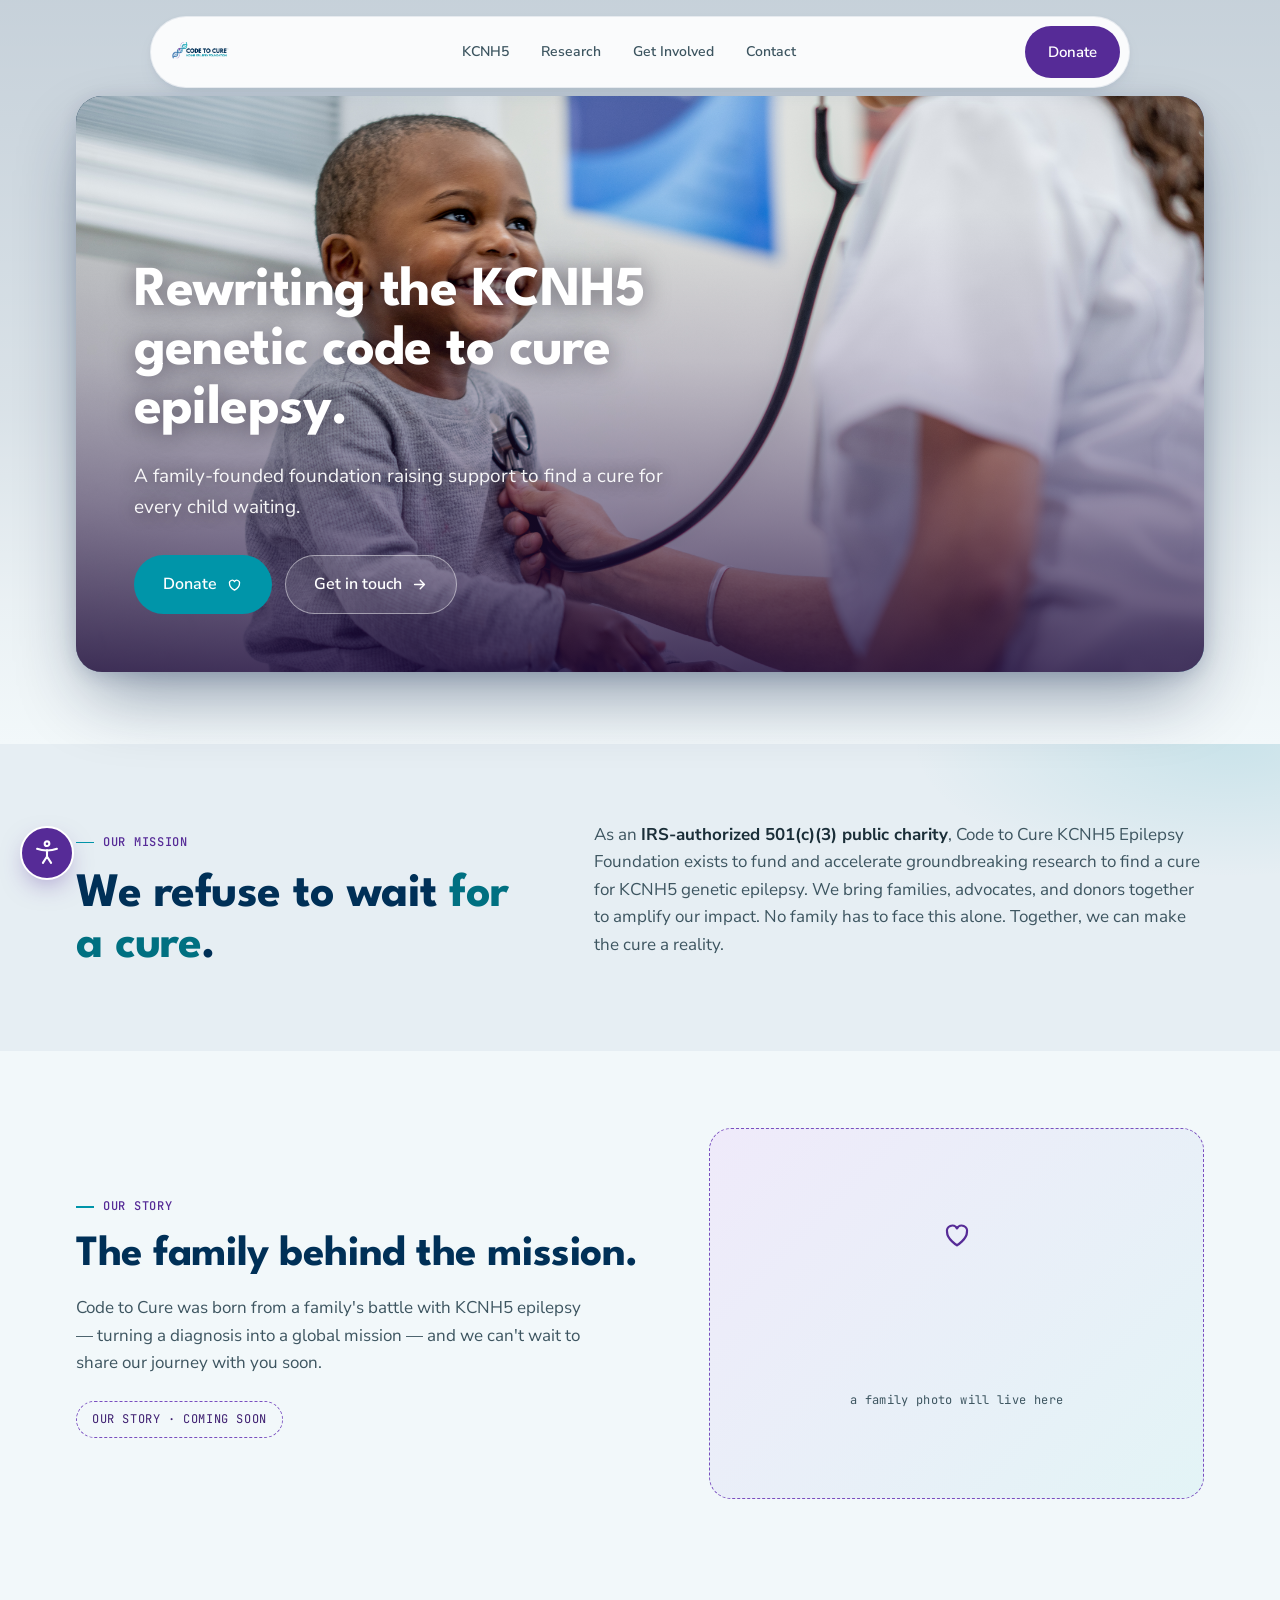
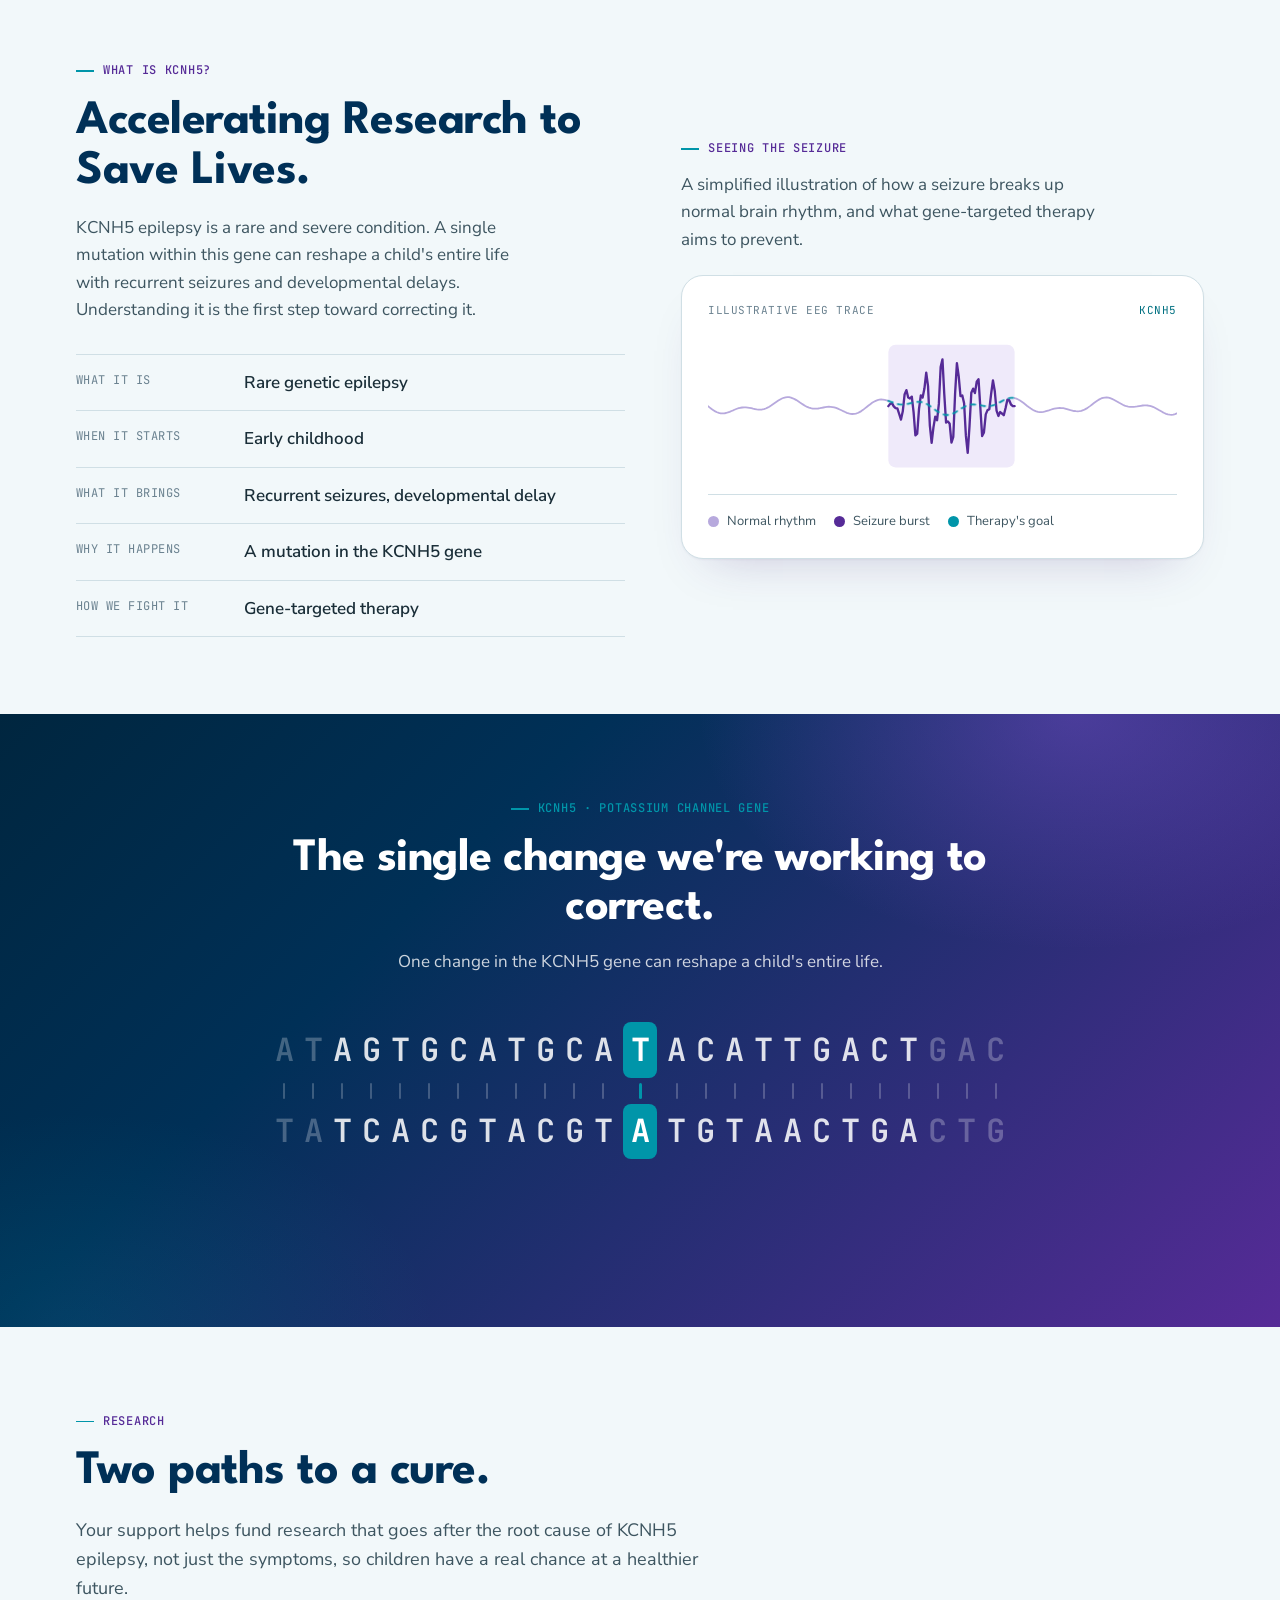
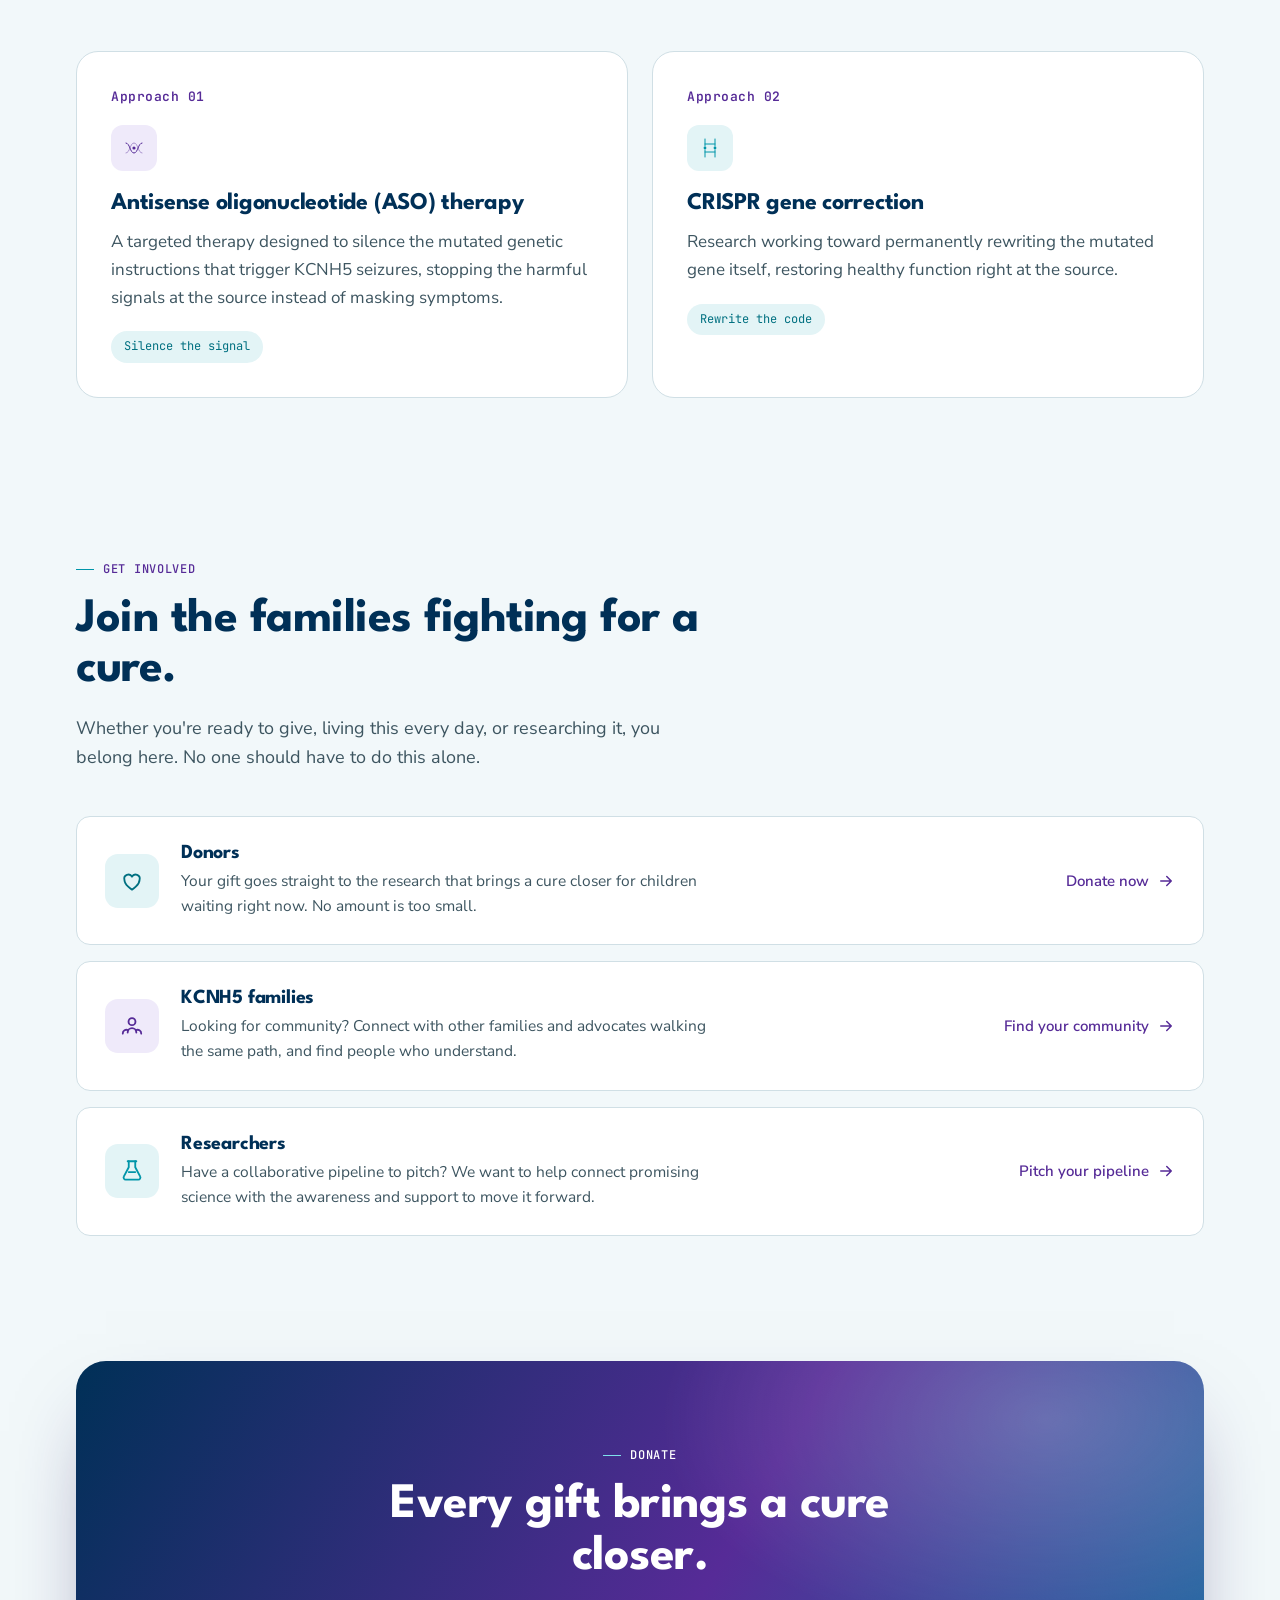
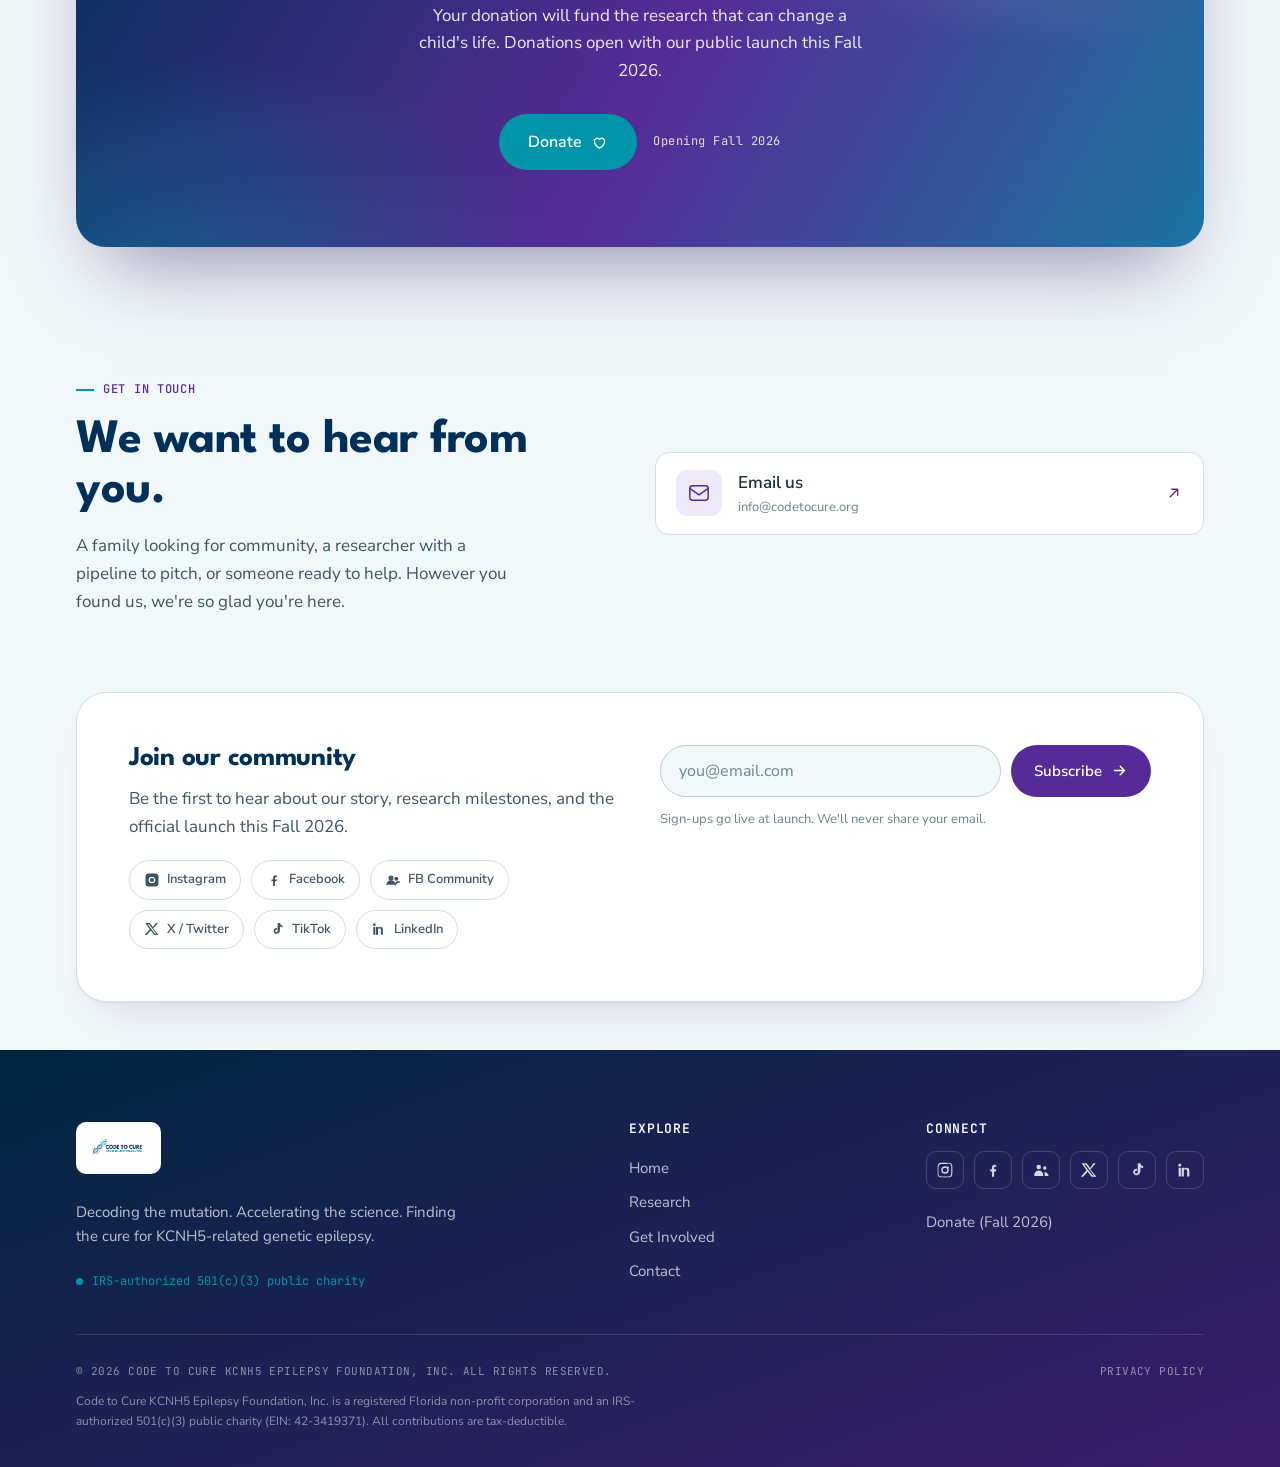
<file: index.html>
<!DOCTYPE html>
<html lang="en">
<head>
<meta charset="UTF-8" />
<meta name="viewport" content="width=device-width, initial-scale=1" />
<title>Code to Cure KCNH5 Epilepsy Foundation</title>
<meta name="description" content="Code to Cure KCNH5 Epilepsy Foundation funds and accelerates groundbreaking research to find a cure for KCNH5 genetic epilepsy." />
<meta name="theme-color" content="#0095a9" />
<meta property="og:title" content="Code to Cure KCNH5 Epilepsy Foundation" />
<meta property="og:description" content="Rewriting the KCNH5 genetic code to cure epilepsy." />
<meta property="og:type" content="website" />
<link rel="icon" type="image/png" sizes="32x32" href="assets/favicon-32.png" />
<link rel="icon" type="image/png" sizes="64x64" href="assets/favicon.png" />
<link rel="apple-touch-icon" sizes="180x180" href="assets/apple-touch-icon.png" />
<link rel="preconnect" href="https://fonts.googleapis.com" />
<link rel="preconnect" href="https://fonts.gstatic.com" crossorigin />
<link href="https://fonts.googleapis.com/css2?family=League+Spartan:wght@400;500;600;700;800&family=Nunito+Sans:ital,opsz,wght@0,6..12,400;0,6..12,600;0,6..12,700;1,6..12,400&family=JetBrains+Mono:wght@400;500;600;700&display=swap" rel="stylesheet" />
<link rel="stylesheet" href="assets/site.css" />
</head>
<body>
<a class="skip" href="#main">Skip to content</a>

<!-- NAV -->
<div class="nav-shell">
  <nav class="nav" id="nav" aria-label="Primary">
    <a class="brand" href="#top" aria-label="Code to Cure home">
      <img class="brand-logo" src="assets/logo.png" alt="Code to Cure KCNH5 Epilepsy Foundation logo" />
    </a>
    <div class="nav-links">
      <a href="#kcnh5">KCNH5</a>
      <a href="#science">Research</a>
      <a href="#involve">Get Involved</a>
      <a href="#contact">Contact</a>
    </div>
    <div class="nav-right">
      <a class="btn btn-purple" href="#join">Donate</a>
      <button class="burger" id="burger" aria-label="Open menu" aria-expanded="false"><span></span><span></span><span></span></button>
    </div>
  </nav>
</div>

<div class="overlay" id="overlay">
  <a href="#kcnh5">KCNH5</a>
  <a href="#science">Research</a>
  <a href="#involve">Get Involved</a>
  <a href="#contact">Contact</a>
  <a class="btn btn-signal" href="#join">Donate</a>
</div>

<main id="main">
<span id="top"></span>

<!-- HERO (V2 card banner design) -->
<header class="hero">
  <div class="shell">
    <div class="hero-banner reveal">
      <img class="hero-photo" src="assets/hero.jpg" alt="A young child smiling joyfully, representing the children Code to Cure fights for every day" onerror="this.remove()" />
      <div class="hero-content">
        <h1>Rewriting the KCNH5 genetic code to cure epilepsy.</h1>
        <p class="lead">A family-founded foundation raising support to find a cure for every child waiting.</p>
        <div class="hero-cta">
          <a class="btn btn-signal btn-lg" href="#join">Donate
            <span class="ico"><svg viewBox="0 0 24 24" fill="none" aria-hidden="true"><path d="M12 20s-7-4.3-7-9.2A3.8 3.8 0 0 1 12 8a3.8 3.8 0 0 1 7 2.8C19 15.7 12 20 12 20Z" stroke="currentColor" stroke-width="1.8" stroke-linejoin="round"/></svg></span>
          </a>
          <a class="btn btn-ghost-light btn-lg" href="#contact">Get in touch
            <span class="ico"><svg viewBox="0 0 24 24" fill="none" aria-hidden="true"><path d="M5 12h14M13 6l6 6-6 6" stroke="currentColor" stroke-width="2" stroke-linecap="round" stroke-linejoin="round"/></svg></span>
          </a>
        </div>
      </div>
    </div>
  </div>
</header>

<!-- MISSION -->
<section class="section mission">
  <div class="shell">
    <span class="anchor" id="mission"></span>
    <div class="mission-grid reveal">
      <div>
        <span class="eyebrow">Our Mission</span>
        <h2 style="margin-top:18px;">We refuse to wait <span class="u">for a cure</span>.</h2>
      </div>
      <div>
        <p class="support">As an <strong>IRS-authorized 501(c)(3) public charity</strong>, Code to Cure KCNH5 Epilepsy Foundation exists to fund and accelerate groundbreaking research to find a cure for KCNH5 genetic epilepsy. We bring families, advocates, and donors together to amplify our impact. No family has to face this alone. Together, we can make the cure a reality.</p>
      </div>
    </div>
  </div>
</section>

<!-- OUR STORY (right after Mission) -->
<section class="section">
  <div class="shell">
    <span class="anchor" id="story"></span>
    <div class="story reveal">
      <div>
        <span class="eyebrow">Our Story</span>
        <h2 style="margin-top:16px;">The family behind the mission.</h2>
        <p>Code to Cure was born from a family's battle with KCNH5 epilepsy — turning a diagnosis into a global mission — and we can't wait to share our journey with you soon.</p>
        <span class="soon">Our story · coming soon</span>
      </div>
      <div class="frame" aria-hidden="true">
        <svg viewBox="0 0 24 24" fill="none" width="34" height="34"><path d="M12 20s-7-4.3-7-9.2A3.8 3.8 0 0 1 12 8a3.8 3.8 0 0 1 7 2.8C19 15.7 12 20 12 20Z" stroke="currentColor" stroke-width="1.6" stroke-linejoin="round"/></svg>
        <span class="mono">a family photo will live here</span>
      </div>
    </div>
  </div>
</section>

<!-- WHAT IS KCNH5 -->
<section class="section">
  <div class="shell">
    <span class="anchor" id="kcnh5"></span>
    <div class="kcnh">
      <div>
        <span class="eyebrow reveal">What is KCNH5?</span>
        <h2 class="reveal" style="--rd:80ms; margin-top:16px; font-size:clamp(2rem,4vw,3rem);">Accelerating Research to Save Lives.</h2>
        <p class="reveal" style="--rd:140ms; color:var(--ink-2); margin-top:16px; max-width:46ch;">KCNH5 epilepsy is a rare and severe condition. A single mutation within this gene can reshape a child's entire life with recurrent seizures and developmental delays. Understanding it is the first step toward correcting it.</p>
        <div class="spec reveal" style="--rd:200ms;">
          <div class="row"><div class="k">What it is</div><div class="v">Rare genetic epilepsy</div></div>
          <div class="row"><div class="k">When it starts</div><div class="v">Early childhood</div></div>
          <div class="row"><div class="k">What it brings</div><div class="v">Recurrent seizures, developmental delay</div></div>
          <div class="row"><div class="k">Why it happens</div><div class="v">A mutation in the KCNH5 gene</div></div>
          <div class="row"><div class="k">How we fight it</div><div class="v">Gene-targeted therapy</div></div>
        </div>
      </div>
      <div class="reveal" style="--rd:160ms;">
        <span class="eyebrow">Seeing the seizure</span>
        <p class="eeg-intro">A simplified illustration of how a seizure breaks up normal brain rhythm, and what gene-targeted therapy aims to prevent.</p>
        <div class="eeg-card">
          <div class="eeg-lab"><span>Illustrative EEG trace</span><span class="hl">KCNH5</span></div>
          <svg id="eeg" viewBox="0 0 520 160" role="img" aria-label="A simplified EEG trace: a low-amplitude normal rhythm interrupted by a high-amplitude seizure burst, then returning to baseline, with a dashed line showing the calmer rhythm gene-targeted therapy aims to preserve"></svg>
          <div class="eeg-legend">
            <span><i class="calm"></i> Normal rhythm</span>
            <span><i class="burst"></i> Seizure burst</span>
            <span><i class="treat"></i> Therapy's goal</span>
          </div>
        </div>
      </div>
    </div>
  </div>
</section>

<!-- GENOME: Potassium Channel Gene (moved under KCNH5) -->
<section class="section genome">
  <div class="shell">
    <div class="genome-inner">
      <span class="eyebrow on-dark center">KCNH5 · potassium channel gene</span>
      <h2>The single change we're working to correct.</h2>
      <p class="genome-sub">One change in the KCNH5 gene can reshape a child's entire life.</p>
      <div class="strip" id="strip" role="img" aria-label="Animated DNA base-pair sequence highlighting the KCNH5 gene mutation at the G base"></div>
      <div class="callout" id="callout" aria-live="polite">
        <span class="cline" aria-hidden="true"></span>
        <span class="clabel">the mutation behind <b>KCNH5</b> epilepsy</span>
      </div>
    </div>
  </div>
</section>

<!-- RESEARCH -->
<section class="section">
  <div class="shell">
    <span class="anchor" id="science"></span>
    <div class="head reveal">
      <span class="eyebrow">Research</span>
      <h2>Two paths to a cure.</h2>
      <p>Your support helps fund research that goes after the root cause of KCNH5 epilepsy, not just the symptoms, so children have a real chance at a healthier future.</p>
    </div>
    <div class="paths">
      <div class="path reveal">
        <div class="idx">Approach 01</div>
        <div class="pico" aria-hidden="true"><svg viewBox="0 0 24 24" fill="none" stroke-linecap="round" stroke-linejoin="round"><path d="M4 7c4 0 4 10 8 10s4-10 8-10"/><path d="M4 17c4 0 4-10 8-10s4 10 8 10" opacity="0.45"/><circle cx="12" cy="12" r="1.6" fill="currentColor" stroke="none"/></svg></div>
        <h3>Antisense oligonucleotide (ASO) therapy</h3>
        <p>A targeted therapy designed to silence the mutated genetic instructions that trigger KCNH5 seizures, stopping the harmful signals at the source instead of masking symptoms.</p>
        <span class="tag">Silence the signal</span>
      </div>
      <div class="path teal reveal" style="--rd:90ms;">
        <div class="idx">Approach 02</div>
        <div class="pico" aria-hidden="true"><svg viewBox="0 0 24 24" fill="none" stroke-linecap="round" stroke-linejoin="round"><path d="M7 3v7M7 14v7M17 3v7M17 14v7"/><path d="M7 8h10M7 16h10"/><circle cx="7" cy="12" r="1.4" fill="currentColor" stroke="none"/><circle cx="17" cy="12" r="1.4" fill="currentColor" stroke="none"/></svg></div>
        <h3>CRISPR gene correction</h3>
        <p>Research working toward permanently rewriting the mutated gene itself, restoring healthy function right at the source.</p>
        <span class="tag">Rewrite the code</span>
      </div>
    </div>
  </div>
</section>

<!-- GET INVOLVED -->
<section class="section">
  <div class="shell">
    <span class="anchor" id="involve"></span>
    <div class="head reveal">
      <span class="eyebrow">Get Involved</span>
      <h2>Join the families fighting for a cure.</h2>
      <p>Whether you're ready to give, living this every day, or researching it, you belong here. No one should have to do this alone.</p>
    </div>
    <div class="involve">
      <div class="iv warm reveal">
        <span class="ivic" aria-hidden="true"><svg viewBox="0 0 24 24"><path d="M12 20s-7-4.3-7-9.2A3.8 3.8 0 0 1 12 8a3.8 3.8 0 0 1 7 2.8C19 15.7 12 20 12 20Z"/></svg></span>
        <div>
          <h3>Donors</h3>
          <p>Your gift goes straight to the research that brings a cure closer for children waiting right now. No amount is too small.</p>
        </div>
        <a class="ivcta" href="#join">Donate now <svg viewBox="0 0 24 24" fill="none" aria-hidden="true"><path d="M5 12h14M13 6l6 6-6 6" stroke="currentColor" stroke-width="2" stroke-linecap="round" stroke-linejoin="round"/></svg></a>
      </div>
      <div class="iv reveal" style="--rd:90ms;">
        <span class="ivic" aria-hidden="true"><svg viewBox="0 0 24 24"><path d="M16 18a4 4 0 0 0-8 0"/><circle cx="12" cy="8" r="3.2"/><path d="M3.5 19a3.3 3.3 0 0 1 5-3M20.5 19a3.3 3.3 0 0 0-5-3"/></svg></span>
        <div>
          <h3>KCNH5 families</h3>
          <p>Looking for community? Connect with other families and advocates walking the same path, and find people who understand.</p>
        </div>
        <a class="ivcta" href="#contact">Find your community <svg viewBox="0 0 24 24" fill="none" aria-hidden="true"><path d="M5 12h14M13 6l6 6-6 6" stroke="currentColor" stroke-width="2" stroke-linecap="round" stroke-linejoin="round"/></svg></a>
      </div>
      <div class="iv teal reveal" style="--rd:180ms;">
        <span class="ivic" aria-hidden="true"><svg viewBox="0 0 24 24"><path d="M9 3v5.5L4.5 17a2 2 0 0 0 1.8 3h11.4a2 2 0 0 0 1.8-3L15 8.5V3"/><path d="M8 3h8M9 13h6"/></svg></span>
        <div>
          <h3>Researchers</h3>
          <p>Have a collaborative pipeline to pitch? We want to help connect promising science with the awareness and support to move it forward.</p>
        </div>
        <a class="ivcta" href="#contact">Pitch your pipeline <svg viewBox="0 0 24 24" fill="none" aria-hidden="true"><path d="M5 12h14M13 6l6 6-6 6" stroke="currentColor" stroke-width="2" stroke-linecap="round" stroke-linejoin="round"/></svg></a>
      </div>
    </div>
  </div>
</section>

<!-- DONATE -->
<section class="section-tight">
  <div class="shell">
    <span class="anchor" id="join"></span>
    <div class="donate reveal">
      <div class="shell-narrow">
        <span class="eyebrow">Donate</span>
        <h2>Every gift brings a cure closer.</h2>
        <p>Your donation will fund the research that can change a child's life. Donations open with our public launch this Fall 2026.</p>
        <div class="donate-row">
          <button type="button" class="btn btn-signal btn-lg" style="cursor:default;">Donate
            <span class="ico"><svg viewBox="0 0 24 24" fill="none" aria-hidden="true"><path d="M12 20s-7-4.3-7-9.2A3.8 3.8 0 0 1 12 8a3.8 3.8 0 0 1 7 2.8C19 15.7 12 20 12 20Z" stroke="currentColor" stroke-width="1.8" stroke-linejoin="round"/></svg></span>
          </button>
          <span class="donate-note">Opening Fall 2026</span>
        </div>
      </div>
    </div>
  </div>
</section>

<!-- CONTACT (email only — socials moved to Join our community) -->
<section class="section">
  <div class="shell">
    <span class="anchor" id="contact"></span>
    <div class="contact">
      <div>
        <span class="eyebrow reveal">Get in Touch</span>
        <h2 class="reveal" style="--rd:80ms; margin-top:16px; font-size:clamp(2rem,4vw,3rem);">We want to hear from you.</h2>
        <p class="reveal" style="--rd:140ms; color:var(--ink-2); margin-top:16px; max-width:44ch;">A family looking for community, a researcher with a pipeline to pitch, or someone ready to help. However you found us, we're so glad you're here.</p>
      </div>
      <div class="channels reveal" style="--rd:160ms;">
        <a class="channel" href="mailto:info@codetocure.org">
          <span class="ci"><svg viewBox="0 0 24 24" fill="none" stroke="var(--purple)" stroke-width="1.6" stroke-linecap="round" stroke-linejoin="round" aria-hidden="true"><rect x="2" y="4" width="20" height="16" rx="3"/><path d="M2 7l10 7 10-7"/></svg></span>
          <span><span class="t">Email us</span><span class="s">info@codetocure.org</span></span>
          <svg class="arr" viewBox="0 0 24 24" fill="none" aria-hidden="true"><path d="M7 17L17 7M9 7h8v8" stroke="currentColor" stroke-width="1.8" stroke-linecap="round" stroke-linejoin="round"/></svg>
        </a>
      </div>
    </div>
  </div>
</section>

<!-- JOIN OUR COMMUNITY (email signup + socials) -->
<section class="section-tight" style="padding-top:0;">
  <div class="shell">
    <span class="anchor" id="family"></span>
    <div class="signup reveal">
      <div>
        <h3>Join our community</h3>
        <p class="sd">Be the first to hear about our story, research milestones, and the official launch this Fall 2026.</p>
        <div class="community-socials">
          <a href="https://www.instagram.com/codetocureorg" target="_blank" rel="noopener" aria-label="Code to Cure on Instagram">
            <svg viewBox="0 0 24 24" aria-hidden="true"><path d="M12 2.2c3.2 0 3.6 0 4.85.07 1.17.05 1.8.25 2.23.41.56.22.96.48 1.38.9.42.42.68.82.9 1.38.16.42.36 1.06.41 2.23.06 1.27.07 1.65.07 4.85s0 3.58-.07 4.85c-.05 1.17-.25 1.8-.41 2.23-.22.56-.48.96-.9 1.38-.42.42-.82.68-1.38.9-.42.16-1.06.36-2.23.41-1.27.06-1.65.07-4.85.07s-3.58 0-4.85-.07c-1.17-.05-1.8-.25-2.23-.41a3.7 3.7 0 0 1-1.38-.9 3.7 3.7 0 0 1-.9-1.38c-.16-.42-.36-1.06-.41-2.23C2.2 15.58 2.2 15.2 2.2 12s0-3.58.07-4.85c.05-1.17.25-1.8.41-2.23.22-.56.48-.96.9-1.38.42-.42.82-.68 1.38-.9.42-.16 1.06-.36 2.23-.41C8.42 2.2 8.8 2.2 12 2.2Zm0 4.86A4.94 4.94 0 1 0 12 16.94 4.94 4.94 0 0 0 12 7.06Zm0 1.8a3.14 3.14 0 1 1 0 6.28 3.14 3.14 0 0 1 0-6.28Zm5.13-.33a1.15 1.15 0 1 1-2.3 0 1.15 1.15 0 0 1 2.3 0Z"/></svg>
            Instagram
          </a>
          <a href="https://www.facebook.com/people/Code-to-Cure/61590799396182/" target="_blank" rel="noopener" aria-label="Code to Cure on Facebook">
            <svg viewBox="0 0 24 24" aria-hidden="true"><path d="M13.5 21v-7h2.4l.4-2.9h-2.8V9.2c0-.84.26-1.42 1.47-1.42h1.43V5.18A20 20 0 0 0 14.2 5c-2.07 0-3.5 1.27-3.5 3.6v2.5H8.3V14h2.4v7h2.8Z"/></svg>
            Facebook
          </a>
          <a href="https://www.facebook.com/groups/250204047029924" target="_blank" rel="noopener" aria-label="Code to Cure KCNH5 Families Facebook Group">
            <svg viewBox="0 0 24 24" fill="none" stroke="currentColor" stroke-width="1.6" stroke-linecap="round" stroke-linejoin="round" aria-hidden="true"><circle cx="9" cy="9" r="3"/><path d="M3 19a6 6 0 0 1 12 0"/><circle cx="17" cy="10" r="2.2"/><path d="M15.5 19a4.5 4.5 0 0 1 6.5-4"/></svg>
            FB Community
          </a>
          <a href="https://x.com/codetocureorg" target="_blank" rel="noopener" aria-label="Code to Cure on X (formerly Twitter)">
            <svg viewBox="0 0 24 24" aria-hidden="true"><path d="M17.7 3h3.3l-7.2 8.2L22 21h-6.6l-5.2-6.8L4.3 21H1l7.7-8.8L2 3h6.8l4.7 6.2L17.7 3Zm-1.16 16h1.83L7.5 4.9H5.55L16.54 19Z"/></svg>
            X / Twitter
          </a>
          <a href="https://www.tiktok.com/@codetocure" target="_blank" rel="noopener" aria-label="Code to Cure on TikTok">
            <svg viewBox="0 0 24 24" aria-hidden="true"><path d="M16.5 3c.3 2.2 1.55 3.6 3.7 3.74v2.5c-1.25.12-2.34-.28-3.6-1.04v4.96c0 4.3-3.2 6.6-6.3 5.86-3.34-.8-4.44-4.86-2.2-7.2 1-1.05 2.5-1.5 4-1.27v2.6c-.4-.13-.83-.16-1.26-.05-1.1.27-1.7 1.35-1.4 2.42.3 1.1 1.74 1.6 2.74.85.62-.46.82-1.12.82-2.06V3h3.3Z"/></svg>
            TikTok
          </a>
          <a href="https://www.linkedin.com/company/code-to-cure-org/" target="_blank" rel="noopener" aria-label="Code to Cure on LinkedIn">
            <svg viewBox="0 0 24 24" aria-hidden="true"><path d="M4.98 3.5A2 2 0 1 1 5 7.5a2 2 0 0 1-.02-4ZM3.5 9h3v11.5h-3V9Zm5 0h2.87v1.57h.04c.4-.76 1.38-1.57 2.84-1.57 3.04 0 3.6 2 3.6 4.6v6.9h-3v-6.12c0-1.46-.03-3.34-2.03-3.34-2.03 0-2.34 1.59-2.34 3.23v6.23h-3V9Z"/></svg>
            LinkedIn
          </a>
        </div>
      </div>
      <form id="subscribe" novalidate>
        <div class="field">
          <input id="email" name="email" type="email" placeholder="you@email.com" autocomplete="email" required aria-label="Email address" />
          <button class="btn btn-purple" type="submit">Subscribe
            <span class="ico"><svg viewBox="0 0 24 24" fill="none" aria-hidden="true"><path d="M5 12h14M13 6l6 6-6 6" stroke="#fff" stroke-width="2" stroke-linecap="round" stroke-linejoin="round"/></svg></span>
          </button>
        </div>
        <p class="formnote">Sign-ups go live at launch. We'll never share your email.</p>
        <p class="ok" id="ok"><svg viewBox="0 0 24 24" fill="none" aria-hidden="true"><path d="M5 13l4 4L19 7" stroke="currentColor" stroke-width="2" stroke-linecap="round" stroke-linejoin="round"/></svg> You're on the list. We'll be in touch.</p>
      </form>
    </div>
  </div>
</section>

</main>

<!-- FOOTER -->
<footer>
  <div class="shell">
    <div class="foot-top">
      <div>
        <a class="foot-brand" href="#top" aria-label="Code to Cure home"><img class="foot-logo" src="assets/logo.png" alt="Code to Cure KCNH5 Epilepsy Foundation logo" /></a>
        <p class="foot-tag">Decoding the mutation. Accelerating the science. Finding the cure for KCNH5-related genetic epilepsy.</p>
        <span class="foot-status"><span class="dot"></span> IRS-authorized 501(c)(3) public charity</span>
      </div>
      <div class="foot-col">
        <h4>Explore</h4>
        <a href="#top">Home</a>
        <a href="#science">Research</a>
        <a href="#involve">Get Involved</a>
        <a href="#contact">Contact</a>
      </div>
      <div class="foot-col">
        <h4>Connect</h4>
        <div class="socials">
          <a href="https://www.instagram.com/codetocureorg" target="_blank" rel="noopener" aria-label="Code to Cure on Instagram"><svg viewBox="0 0 24 24"><path d="M12 2.2c3.2 0 3.6 0 4.85.07 1.17.05 1.8.25 2.23.41.56.22.96.48 1.38.9.42.42.68.82.9 1.38.16.42.36 1.06.41 2.23.06 1.27.07 1.65.07 4.85s0 3.58-.07 4.85c-.05 1.17-.25 1.8-.41 2.23-.22.56-.48.96-.9 1.38-.42.42-.82.68-1.38.9-.42.16-1.06.36-2.23.41-1.27.06-1.65.07-4.85.07s-3.58 0-4.85-.07c-1.17-.05-1.8-.25-2.23-.41a3.7 3.7 0 0 1-1.38-.9 3.7 3.7 0 0 1-.9-1.38c-.16-.42-.36-1.06-.41-2.23C2.2 15.58 2.2 15.2 2.2 12s0-3.58.07-4.85c.05-1.17.25-1.8.41-2.23.22-.56.48-.96.9-1.38.42-.42.82-.68 1.38-.9.42-.16 1.06-.36 2.23-.41C8.42 2.2 8.8 2.2 12 2.2Zm0 1.8c-3.14 0-3.51.01-4.75.07-.9.04-1.38.19-1.7.32-.43.16-.74.36-1.06.68-.32.32-.52.63-.68 1.06-.13.32-.28.8-.32 1.7C3.21 8.49 3.2 8.86 3.2 12s.01 3.51.07 4.75c.04.9.19 1.38.32 1.7.16.43.36.74.68 1.06.32.32.63.52 1.06.68.32.13.8.28 1.7.32 1.24.06 1.61.07 4.75.07s3.51-.01 4.75-.07c.9-.04 1.38-.19 1.7-.32.43-.16.74-.36 1.06-.68.32-.32.52-.63.68-1.06.13-.32.28-.8.32-1.7.06-1.24.07-1.61.07-4.75s-.01-3.51-.07-4.75c-.04-.9-.19-1.38-.32-1.7a2.85 2.85 0 0 0-.68-1.06 2.85 2.85 0 0 0-1.06-.68c-.32-.13-.8-.28-1.7-.32C15.51 4.01 15.14 4 12 4Zm0 3.06A4.94 4.94 0 1 1 12 16.94 4.94 4.94 0 0 1 12 7.06Zm0 1.8a3.14 3.14 0 1 0 0 6.28 3.14 3.14 0 0 0 0-6.28Zm5.13-.33a1.15 1.15 0 1 1-2.3 0 1.15 1.15 0 0 1 2.3 0Z"/></svg></a>
          <a href="https://www.facebook.com/people/Code-to-Cure/61590799396182/" target="_blank" rel="noopener" aria-label="Code to Cure on Facebook"><svg viewBox="0 0 24 24"><path d="M13.5 21v-7h2.4l.4-2.9h-2.8V9.2c0-.84.26-1.42 1.47-1.42h1.43V5.18A20 20 0 0 0 14.2 5c-2.07 0-3.5 1.27-3.5 3.6v2.5H8.3V14h2.4v7h2.8Z"/></svg></a>
          <a href="https://www.facebook.com/groups/250204047029924" target="_blank" rel="noopener" aria-label="Code to Cure KCNH5 Families Facebook Group"><svg viewBox="0 0 24 24"><path d="M9 11a3 3 0 1 0 0-6 3 3 0 0 0 0 6Zm8 .5a2.3 2.3 0 1 0 0-4.6 2.3 2.3 0 0 0 0 4.6ZM3 18.5a6 6 0 0 1 12 0V20H3v-1.5Zm13.2-3.2A4.5 4.5 0 0 1 22 19.5V20h-5v-1.5c0-1.2-.32-2.33-.8-3.2Z"/></svg></a>
          <a href="https://x.com/codetocureorg" target="_blank" rel="noopener" aria-label="Code to Cure on X (formerly Twitter)"><svg viewBox="0 0 24 24"><path d="M17.7 3h3.3l-7.2 8.2L22 21h-6.6l-5.2-6.8L4.3 21H1l7.7-8.8L2 3h6.8l4.7 6.2L17.7 3Zm-1.16 16h1.83L7.5 4.9H5.55L16.54 19Z"/></svg></a>
          <a href="https://www.tiktok.com/@codetocure" target="_blank" rel="noopener" aria-label="Code to Cure on TikTok"><svg viewBox="0 0 24 24"><path d="M16.5 3c.3 2.2 1.55 3.6 3.7 3.74v2.5c-1.25.12-2.34-.28-3.6-1.04v4.96c0 4.3-3.2 6.6-6.3 5.86-3.34-.8-4.44-4.86-2.2-7.2 1-1.05 2.5-1.5 4-1.27v2.6c-.4-.13-.83-.16-1.26-.05-1.1.27-1.7 1.35-1.4 2.42.3 1.1 1.74 1.6 2.74.85.62-.46.82-1.12.82-2.06V3h3.3Z"/></svg></a>
          <a href="https://www.linkedin.com/company/code-to-cure-org/" target="_blank" rel="noopener" aria-label="Code to Cure on LinkedIn"><svg viewBox="0 0 24 24"><path d="M4.98 3.5A2 2 0 1 1 5 7.5a2 2 0 0 1-.02-4ZM3.5 9h3v11.5h-3V9Zm5 0h2.87v1.57h.04c.4-.76 1.38-1.57 2.84-1.57 3.04 0 3.6 2 3.6 4.6v6.9h-3v-6.12c0-1.46-.03-3.34-2.03-3.34-2.03 0-2.34 1.59-2.34 3.23v6.23h-3V9Z"/></svg></a>
        </div>
        <a href="#join">Donate (Fall 2026)</a>
      </div>
    </div>
    <div class="foot-bottom">
      <div class="foot-bottom-row">
        <span class="copy">© 2026 Code to Cure KCNH5 Epilepsy Foundation, Inc. All Rights Reserved.</span>
        <a class="foot-privacy" href="privacy-policy.html">Privacy Policy</a>
      </div>
      <span class="foot-legal">Code to Cure KCNH5 Epilepsy Foundation, Inc. is a registered Florida non-profit corporation and an IRS-authorized 501(c)(3) public charity (EIN: 42-3419371). All contributions are tax-deductible.</span>
    </div>
  </div>
</footer>

<!-- ACCESSIBILITY WIDGET -->
<button class="a11y-fab" id="a11yFab" aria-label="Accessibility options" aria-expanded="false" aria-controls="a11yPanel" title="Accessibility options">
  <svg viewBox="0 0 24 24" aria-hidden="true"><circle cx="12" cy="4" r="2"/><path d="M3.5 8.4c2.5 1 5.4 1.5 8.5 1.5s6-.5 8.5-1.5M12 9.5V15M12 15l-3.5 5.5M12 15l3.5 5.5"/></svg>
</button>
<div class="a11y-panel" id="a11yPanel" role="dialog" aria-label="Accessibility options" aria-modal="false">
  <div class="a11y-head">
    <h2>Accessibility</h2>
    <button class="a11y-close" id="a11yClose" aria-label="Close accessibility menu"><svg viewBox="0 0 24 24" aria-hidden="true"><path d="M6 6l12 12M18 6L6 18"/></svg></button>
  </div>
  <div class="a11y-grid">
    <button class="a11y-opt" data-opt="text" aria-pressed="false"><svg viewBox="0 0 24 24" aria-hidden="true"><path d="M4 18L9 6l5 12M5.7 14h6.6"/><path d="M18 13v7M15 16l3-3 3 3"/></svg><span>Bigger Text</span><span class="state">Off</span></button>
    <button class="a11y-opt" data-opt="line" aria-pressed="false"><svg viewBox="0 0 24 24" aria-hidden="true"><path d="M9 6h11M9 12h11M9 18h11"/><path d="M4 5v14M4 5L2.6 6.4M4 5l1.4 1.4M4 19l-1.4-1.4M4 19l1.4-1.4"/></svg><span>Line Spacing</span><span class="state">Off</span></button>
    <button class="a11y-opt" data-opt="letter" aria-pressed="false"><svg viewBox="0 0 24 24" aria-hidden="true"><path d="M9 6v12M15 6v12"/><path d="M6 12H3M21 12h-3"/><path d="M4.4 10.6L3 12l1.4 1.4M19.6 10.6L21 12l-1.4 1.4"/></svg><span>Letter Spacing</span><span class="state">Off</span></button>
    <button class="a11y-opt" data-opt="links" aria-pressed="false"><svg viewBox="0 0 24 24" aria-hidden="true"><path d="M10 14a3.6 3.6 0 0 0 5.1 0l2.8-2.8a3.6 3.6 0 0 0-5.1-5.1l-1.4 1.4"/><path d="M14 10a3.6 3.6 0 0 0-5.1 0L6.1 12.8a3.6 3.6 0 0 0 5.1 5.1l1.4-1.4"/></svg><span>Highlight Links</span><span class="state">Off</span></button>
    <button class="a11y-opt" data-opt="contrast" aria-pressed="false"><svg viewBox="0 0 24 24" aria-hidden="true"><circle cx="12" cy="12" r="9"/><path d="M12 3a9 9 0 0 1 0 18z" fill="currentColor" stroke="none"/></svg><span>High Contrast</span><span class="state">Off</span></button>
    <button class="a11y-opt" data-opt="noanim" aria-pressed="false"><svg viewBox="0 0 24 24" aria-hidden="true"><path d="M9 5v14M15 5v14"/></svg><span>Pause Motion</span><span class="state">Off</span></button>
    <button class="a11y-opt" data-opt="dyslexia" aria-pressed="false"><svg viewBox="0 0 24 24" aria-hidden="true"><path d="M4 5.5A1.5 1.5 0 0 1 5.5 4H11v16H5.5A1.5 1.5 0 0 0 4 21.5zM20 5.5A1.5 1.5 0 0 0 18.5 4H13v16h5.5A1.5 1.5 0 0 1 20 21.5z"/></svg><span>Readable Font</span><span class="state">Off</span></button>
    <button class="a11y-opt" data-opt="cursor" aria-pressed="false"><svg viewBox="0 0 24 24" aria-hidden="true"><path d="M6 4l13 7.4-5.4 1.3L11 20z"/></svg><span>Big Cursor</span><span class="state">Off</span></button>
  </div>
  <button class="a11y-reset" id="a11yReset"><svg viewBox="0 0 24 24" aria-hidden="true"><path d="M4 4v5h5M20 20v-5h-5"/><path d="M19 9a8 8 0 0 0-14.3-2.3M5 15a8 8 0 0 0 14.3 2.3"/></svg> Reset all</button>
  <p class="a11y-note">Your settings are saved on this device.</p>
</div>

<!-- Community socials styles + signup layout tweaks -->
<style>
  .community-socials {
    display: flex; flex-wrap: wrap; gap: 10px; margin-top: 20px;
  }
  .community-socials a {
    display: inline-flex; align-items: center; gap: 7px;
    font-size: 13px; font-weight: 600; color: var(--ink-2);
    background: var(--surface); border: 1px solid var(--line);
    border-radius: var(--r-pill); padding: 8px 14px;
    transition: border-color .25s, color .25s, background .25s;
  }
  .community-socials a:hover {
    border-color: var(--signal); color: var(--signal-deep); background: var(--signal-tint);
  }
  .community-socials a svg { width: 16px; height: 16px; fill: currentColor; flex: 0 0 auto; }
  .signup { align-items: start; }
</style>

<script src="assets/site.js"></script>
</body>
</html>
</file>
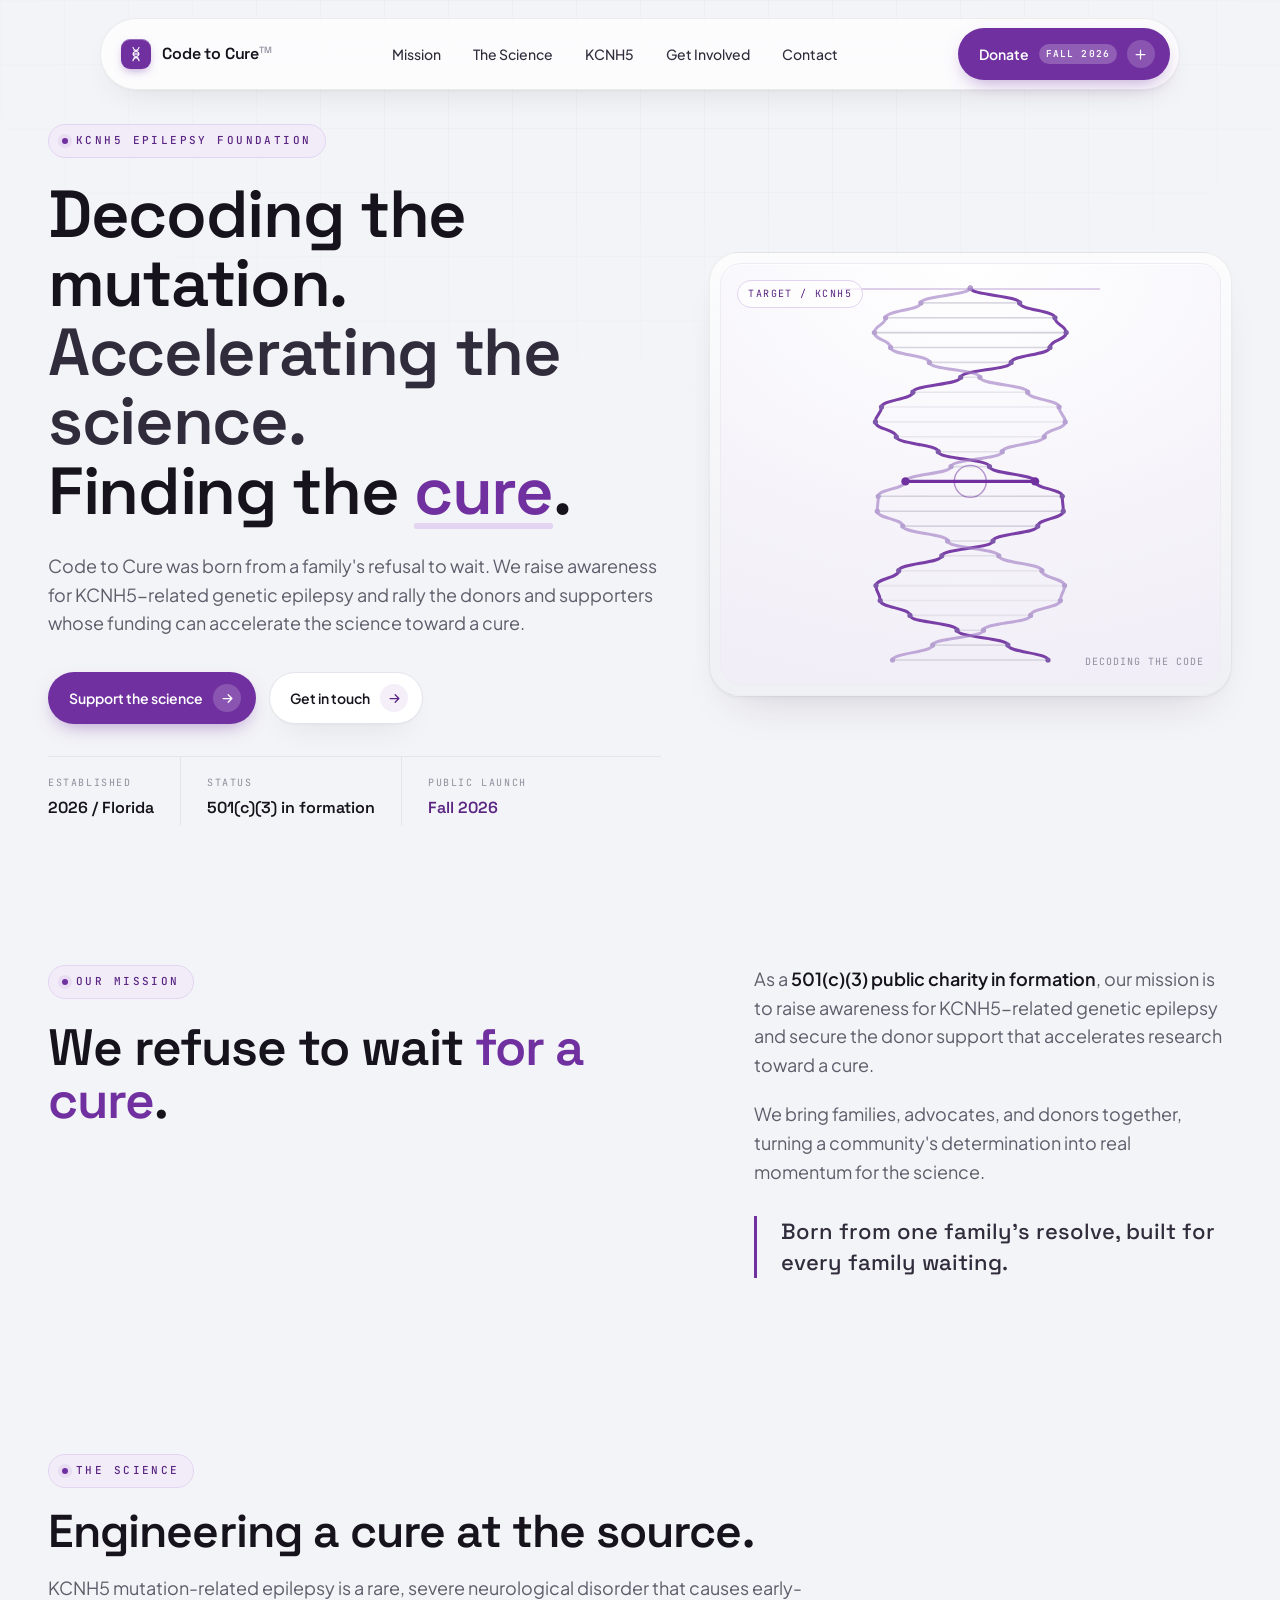
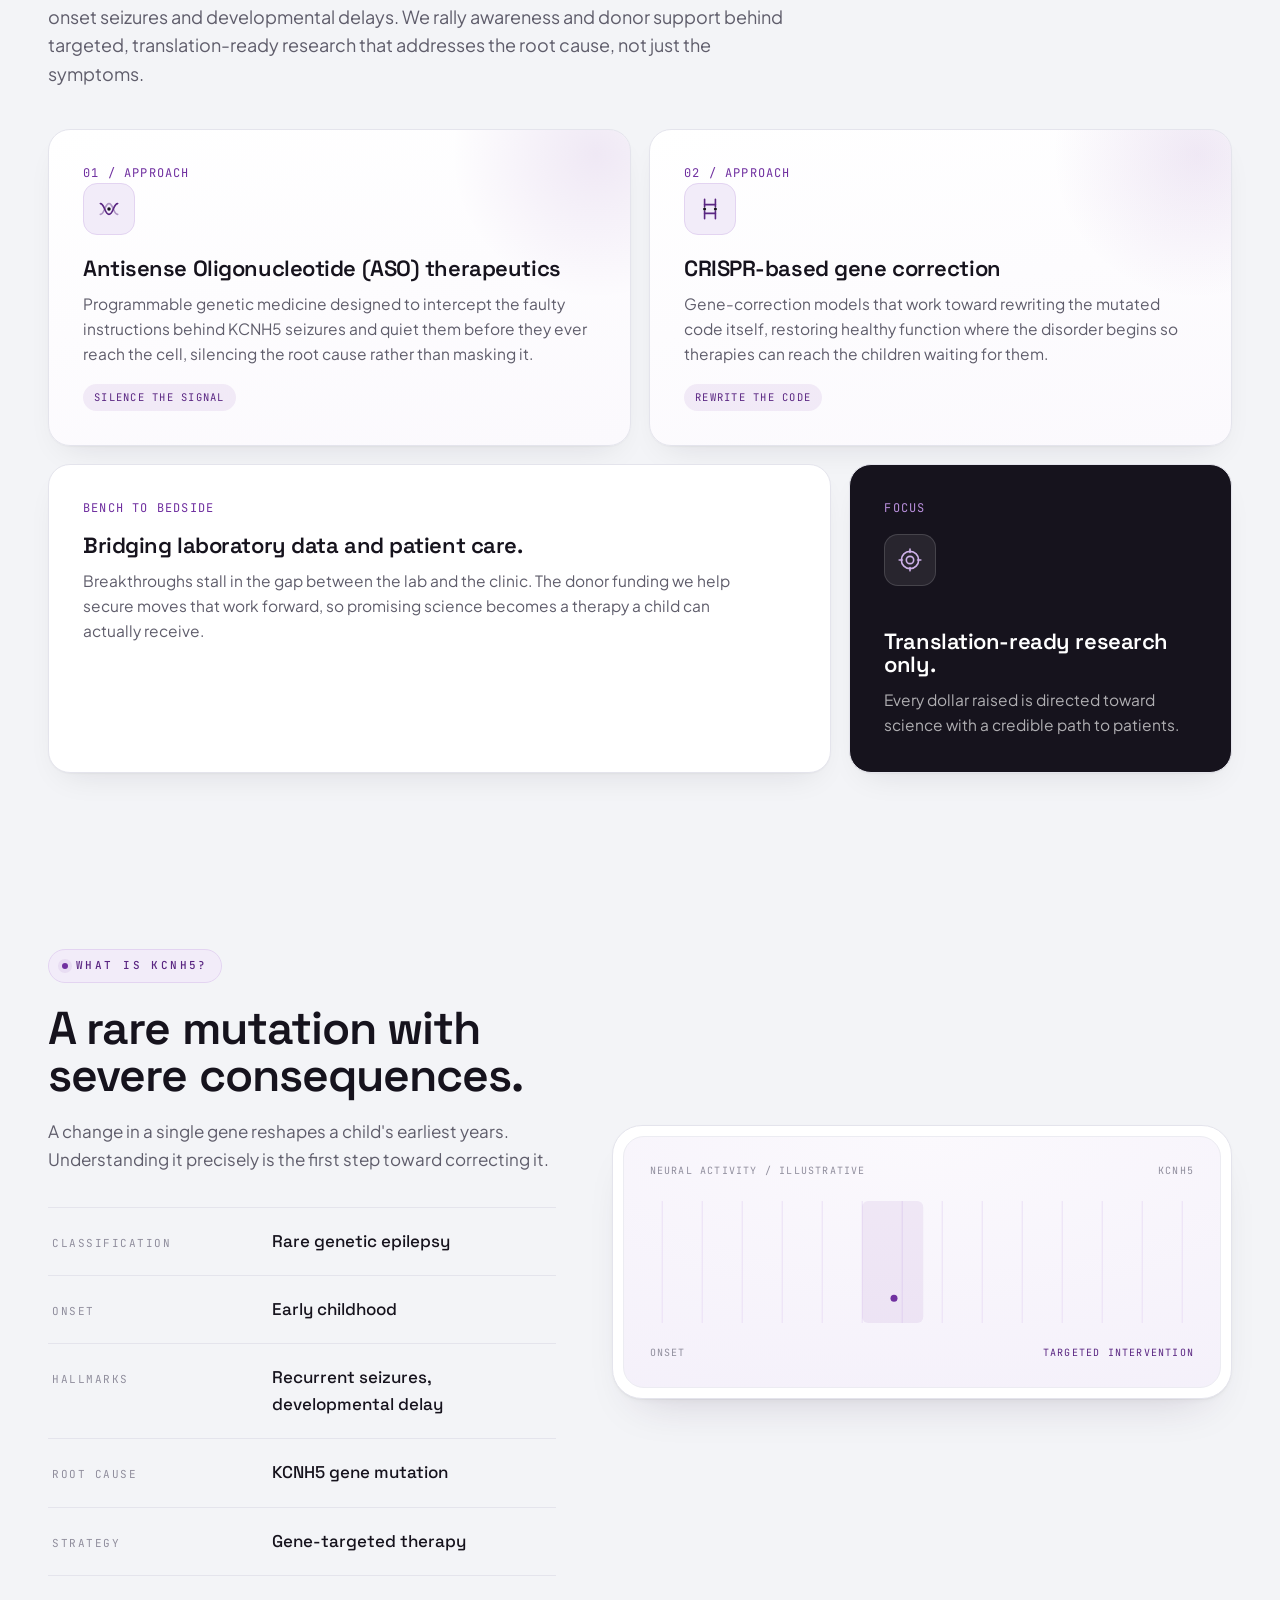
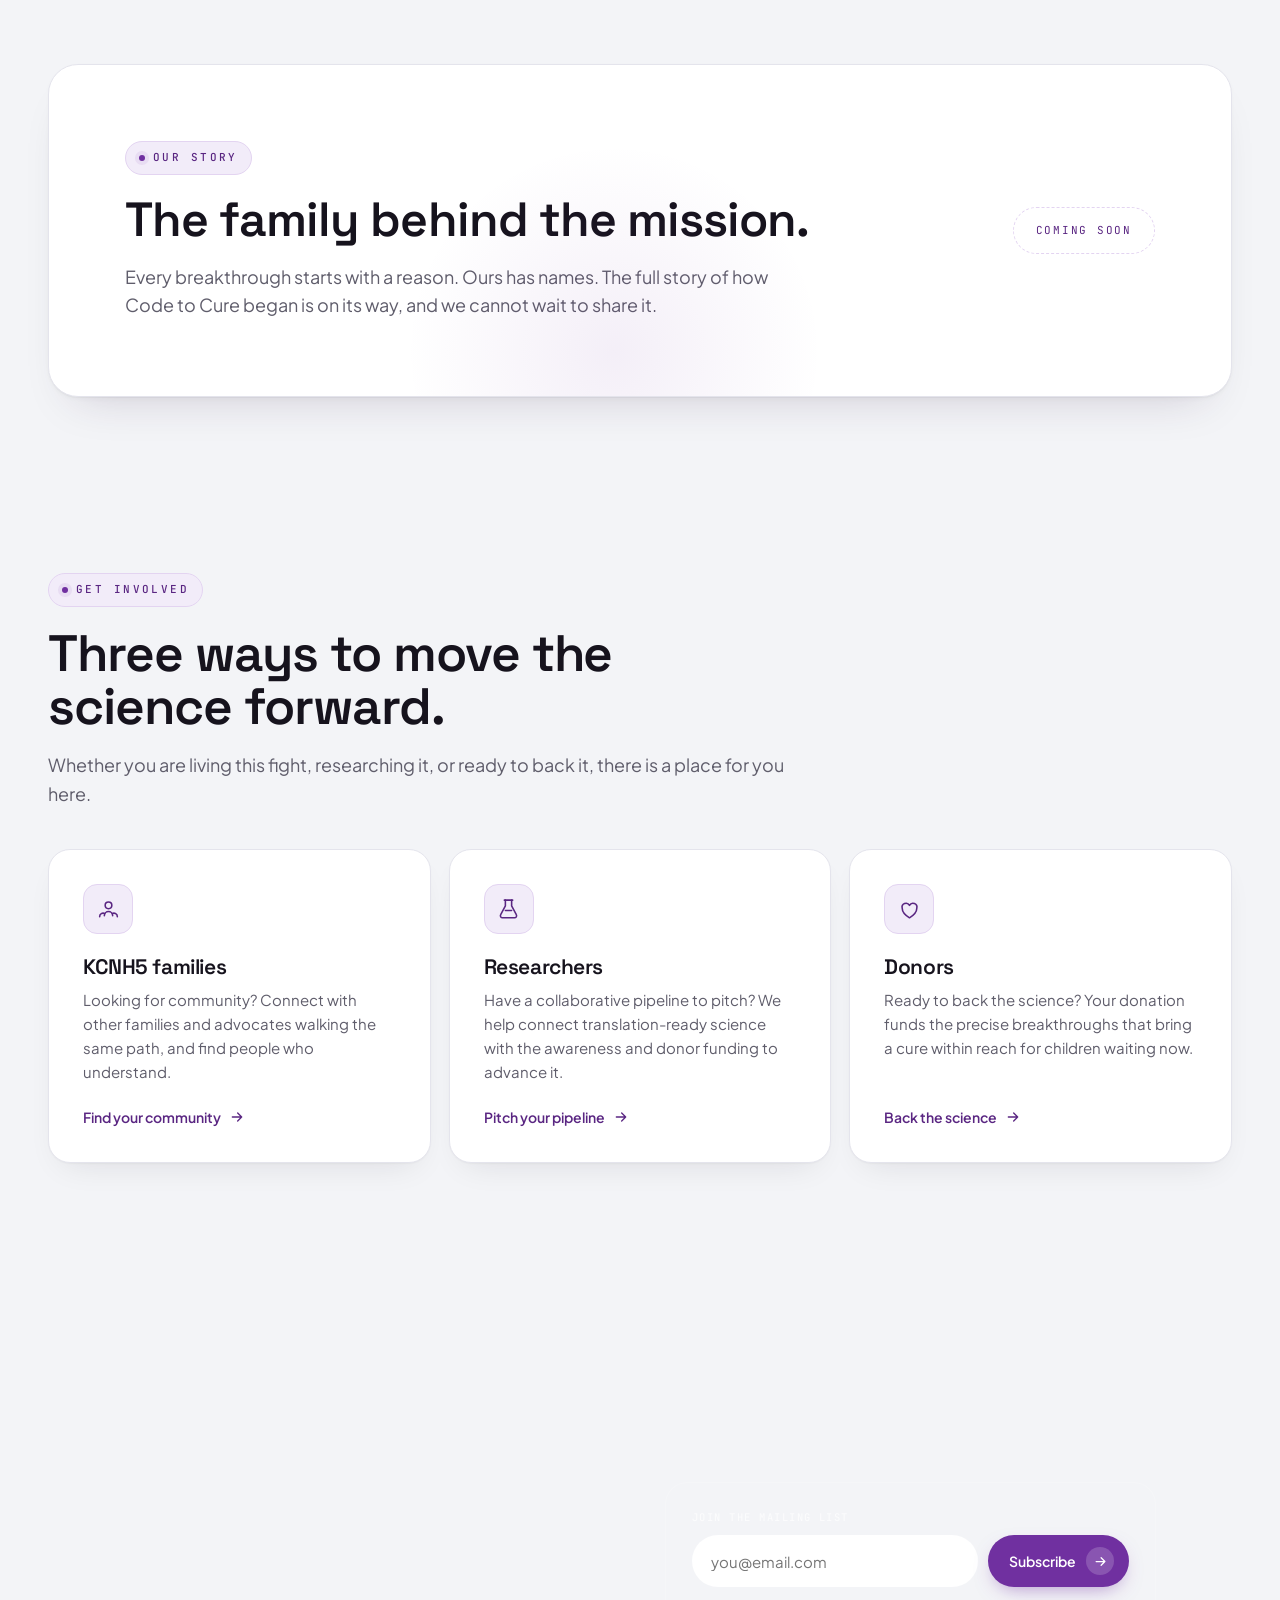
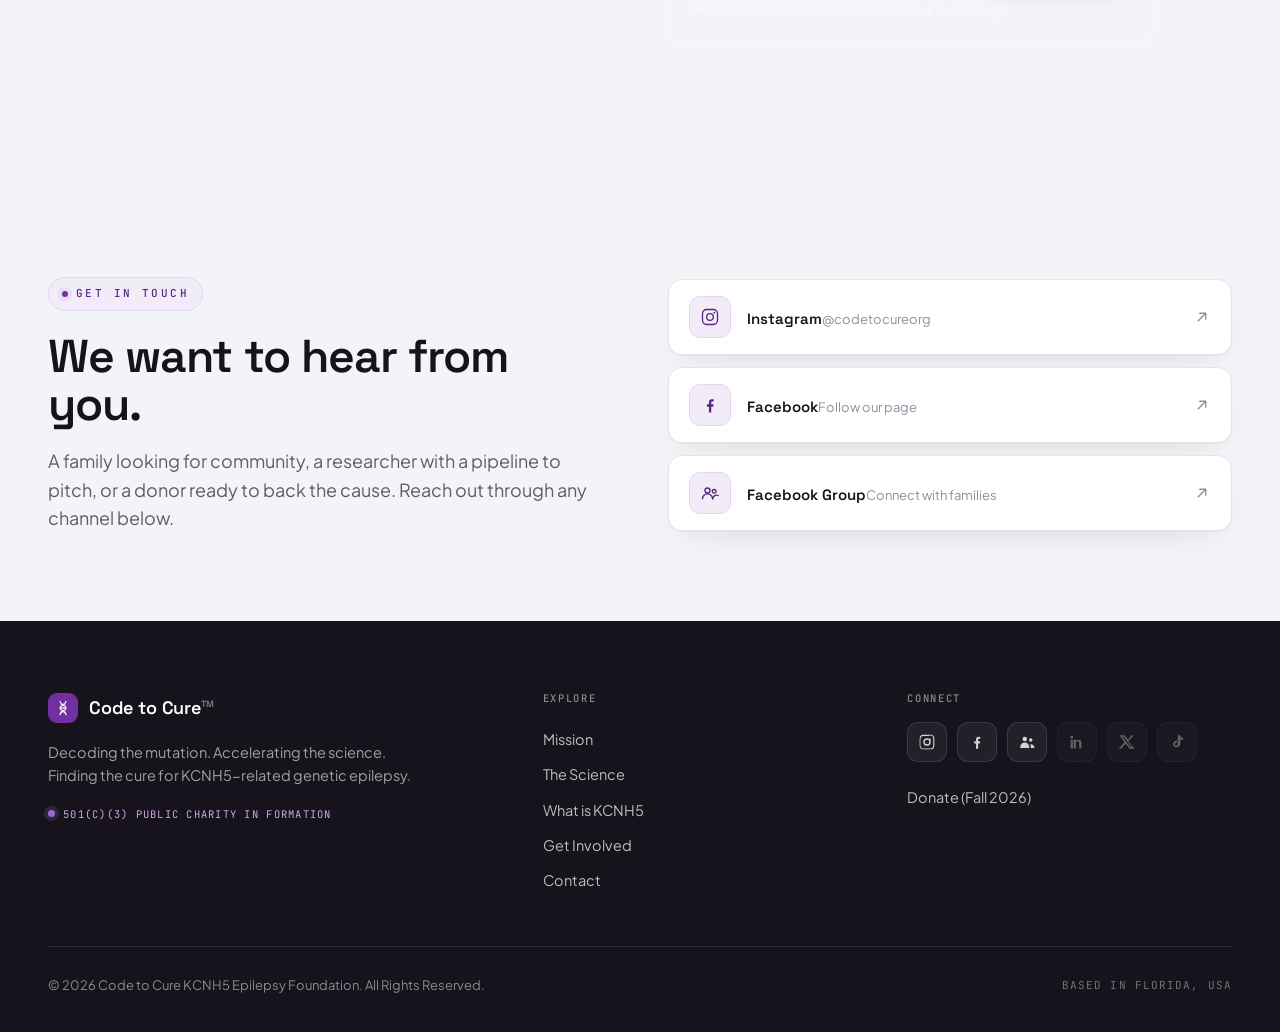
<file: V1/index.html>
<!DOCTYPE html>
<html lang="en">
<head>
<meta charset="UTF-8" />
<meta name="viewport" content="width=device-width, initial-scale=1" />
<title>Code to Cure | KCNH5 Epilepsy Foundation</title>
<meta name="description" content="Code to Cure is a KCNH5 Epilepsy Foundation raising awareness and donor support to accelerate gene-targeted research toward a cure for KCNH5-related genetic epilepsy." />
<meta name="theme-color" content="#7030A0" />
<meta property="og:title" content="Code to Cure | KCNH5 Epilepsy Foundation" />
<meta property="og:description" content="Decoding the mutation. Accelerating the science. Finding the cure." />
<meta property="og:type" content="website" />
<link rel="icon" href="data:image/svg+xml,%3Csvg xmlns='http://www.w3.org/2000/svg' viewBox='0 0 32 32'%3E%3Crect width='32' height='32' rx='8' fill='%237030A0'/%3E%3Cpath d='M11 7c0 5 10 5 10 10s-10 5-10 10M21 7c0 5-10 5-10 10s10 5 10 10' fill='none' stroke='white' stroke-width='1.6' stroke-linecap='round'/%3E%3C/svg%3E" />
<link rel="preconnect" href="https://fonts.googleapis.com" />
<link rel="preconnect" href="https://fonts.gstatic.com" crossorigin />
<link href="https://fonts.googleapis.com/css2?family=Space+Grotesk:wght@400;500;600;700&family=Plus+Jakarta+Sans:wght@400;500;600;700&family=JetBrains+Mono:wght@400;500&display=swap" rel="stylesheet" />
<style>
  :root {
    --bg: #f3f4f7;
    --bg-2: #ecedf1;
    --surface: #ffffff;
    --ink: #16131d;
    --ink-2: #312c3c;
    --muted: #5f5d6b;
    --faint: #908e9d;
    --line: #e4e4ec;
    --line-soft: #ececf2;
    --accent: #7030a0;
    --accent-deep: #5a2682;
    --accent-tint: #f2ecf9;
    --accent-line: #e3d4f1;
    --accent-soft: rgba(112, 48, 160, 0.08);
    --r-xl: 30px;
    --r-lg: 22px;
    --r-md: 14px;
    --r-pill: 999px;
    --shadow-soft: 0 1px 2px rgba(22, 19, 29, 0.04), 0 14px 34px -16px rgba(22, 19, 29, 0.12);
    --shadow-card: 0 1px 1px rgba(22, 19, 29, 0.03), 0 2px 4px rgba(22, 19, 29, 0.03), 0 24px 48px -28px rgba(48, 26, 70, 0.22);
    --shadow-pop: 0 30px 60px -24px rgba(48, 26, 70, 0.28);
    --ease: cubic-bezier(0.32, 0.72, 0, 1);
    --ease-soft: cubic-bezier(0.16, 1, 0.3, 1);
    --maxw: 1240px;
  }

  * { box-sizing: border-box; margin: 0; padding: 0; }

  html { scroll-behavior: smooth; -webkit-text-size-adjust: 100%; }

  body {
    font-family: "Plus Jakarta Sans", system-ui, sans-serif;
    background: var(--bg);
    color: var(--ink);
    line-height: 1.6;
    font-size: 17px;
    -webkit-font-smoothing: antialiased;
    text-rendering: optimizeLegibility;
    overflow-x: hidden;
  }

  ::selection { background: var(--accent); color: #fff; }

  a { color: inherit; text-decoration: none; }
  img, svg { display: block; max-width: 100%; }
  h1, h2, h3, h4 { font-family: "Space Grotesk", sans-serif; font-weight: 600; letter-spacing: -0.02em; line-height: 1.04; color: var(--ink); }

  .wrap { width: 100%; max-width: var(--maxw); margin: 0 auto; padding: 0 28px; }

  /* fixed technical grid backdrop, very subtle */
  .grid-bg {
    position: fixed; inset: 0; z-index: 0; pointer-events: none;
    background-image:
      linear-gradient(to right, rgba(22, 19, 29, 0.022) 1px, transparent 1px),
      linear-gradient(to bottom, rgba(22, 19, 29, 0.022) 1px, transparent 1px);
    background-size: 64px 64px;
    mask-image: radial-gradient(ellipse 80% 60% at 50% 0%, #000 30%, transparent 78%);
    -webkit-mask-image: radial-gradient(ellipse 80% 60% at 50% 0%, #000 30%, transparent 78%);
  }

  .skip {
    position: absolute; left: -999px; top: 0; background: var(--ink); color: #fff;
    padding: 10px 16px; border-radius: 0 0 10px 0; z-index: 200;
  }
  .skip:focus { left: 0; }

  /* eyebrow tag */
  .eyebrow {
    display: inline-flex; align-items: center; gap: 8px;
    font-family: "JetBrains Mono", monospace; font-size: 11px; font-weight: 500;
    letter-spacing: 0.22em; text-transform: uppercase; color: var(--accent-deep);
    background: var(--accent-tint); border: 1px solid var(--accent-line);
    padding: 7px 13px; border-radius: var(--r-pill);
  }
  .eyebrow .dot { width: 6px; height: 6px; border-radius: 50%; background: var(--accent); box-shadow: 0 0 0 4px var(--accent-soft); }

  .mono { font-family: "JetBrains Mono", monospace; letter-spacing: 0.04em; }

  /* ---------- NAV ---------- */
  .nav-shell { position: fixed; top: 0; left: 0; right: 0; z-index: 100; display: flex; justify-content: center; padding: 18px 20px; }
  .nav {
    width: 100%; max-width: 1080px; display: flex; align-items: center; justify-content: space-between;
    gap: 18px; padding: 9px 9px 9px 20px;
    background: rgba(255, 255, 255, 0.72); backdrop-filter: blur(20px) saturate(1.4); -webkit-backdrop-filter: blur(20px) saturate(1.4);
    border: 1px solid rgba(22, 19, 29, 0.07); border-radius: var(--r-pill);
    box-shadow: var(--shadow-soft); transition: box-shadow 0.5s var(--ease), transform 0.5s var(--ease), background 0.5s var(--ease);
  }
  .nav.scrolled { background: rgba(255, 255, 255, 0.88); box-shadow: 0 10px 30px -14px rgba(48, 26, 70, 0.26); }
  .brand { display: flex; align-items: center; gap: 11px; font-family: "Space Grotesk", sans-serif; font-weight: 600; font-size: 16px; letter-spacing: -0.01em; }
  .brand .mark { width: 30px; height: 30px; border-radius: 9px; background: var(--accent); display: grid; place-items: center; flex: 0 0 auto; box-shadow: inset 0 1px 0 rgba(255,255,255,0.3), 0 4px 10px -3px rgba(112,48,160,0.5); }
  .brand .mark svg { width: 18px; height: 18px; }
  .brand sup { font-size: 9px; color: var(--faint); font-weight: 500; }
  .nav-links { display: flex; align-items: center; gap: 4px; }
  .nav-links a { font-size: 14px; font-weight: 500; color: var(--ink-2); padding: 9px 14px; border-radius: var(--r-pill); transition: background 0.3s var(--ease), color 0.3s var(--ease); }
  .nav-links a:hover { background: var(--accent-soft); color: var(--accent-deep); }
  .nav-right { display: flex; align-items: center; gap: 10px; }

  /* island button */
  .btn {
    display: inline-flex; align-items: center; gap: 10px; font-family: "Plus Jakarta Sans", sans-serif;
    font-weight: 600; font-size: 14px; border-radius: var(--r-pill); padding: 11px 14px 11px 20px;
    cursor: pointer; border: 1px solid transparent; transition: transform 0.4s var(--ease), box-shadow 0.4s var(--ease), background 0.3s var(--ease); white-space: nowrap;
  }
  .btn .ico { width: 28px; height: 28px; border-radius: 50%; display: grid; place-items: center; flex: 0 0 auto; transition: transform 0.45s var(--ease); }
  .btn .ico svg { width: 15px; height: 15px; }
  .btn:active { transform: scale(0.975); }

  .btn-primary { background: var(--accent); color: #fff; box-shadow: 0 8px 20px -8px rgba(112, 48, 160, 0.55); }
  .btn-primary .ico { background: rgba(255, 255, 255, 0.18); }
  .btn-primary:hover { background: var(--accent-deep); box-shadow: 0 14px 28px -10px rgba(112, 48, 160, 0.6); transform: translateY(-2px); }
  .btn-primary:hover .ico { transform: translate(3px, -2px); }

  .btn-ghost { background: var(--surface); color: var(--ink); border-color: var(--line); box-shadow: var(--shadow-soft); }
  .btn-ghost .ico { background: var(--accent-soft); color: var(--accent-deep); }
  .btn-ghost:hover { transform: translateY(-2px); box-shadow: var(--shadow-card); border-color: var(--accent-line); }
  .btn-ghost:hover .ico { transform: translate(3px, -2px); }

  .btn-dark { background: var(--ink); color: #fff; }
  .btn-dark .ico { background: rgba(255,255,255,0.14); }
  .btn-dark:hover { transform: translateY(-2px); background: #25202f; }
  .btn-dark:hover .ico { transform: translate(3px, -2px); }

  .badge-soon { font-family: "JetBrains Mono", monospace; font-size: 9.5px; letter-spacing: 0.12em; text-transform: uppercase; background: rgba(255,255,255,0.22); padding: 2px 7px; border-radius: var(--r-pill); }

  /* hamburger */
  .burger { display: none; width: 44px; height: 44px; border-radius: 50%; background: var(--surface); border: 1px solid var(--line); cursor: pointer; position: relative; box-shadow: var(--shadow-soft); }
  .burger span { position: absolute; left: 12px; right: 12px; height: 2px; background: var(--ink); border-radius: 2px; transition: transform 0.45s var(--ease), opacity 0.3s var(--ease); }
  .burger span:nth-child(1) { top: 17px; }
  .burger span:nth-child(2) { bottom: 17px; }
  body.menu-open .burger span:nth-child(1) { transform: translateY(5px) rotate(45deg); }
  body.menu-open .burger span:nth-child(2) { transform: translateY(-5px) rotate(-45deg); }

  /* mobile overlay */
  .overlay { position: fixed; inset: 0; z-index: 95; background: rgba(243, 244, 247, 0.86); backdrop-filter: blur(26px); -webkit-backdrop-filter: blur(26px); display: flex; flex-direction: column; justify-content: center; padding: 0 32px; opacity: 0; pointer-events: none; transition: opacity 0.5s var(--ease); }
  body.menu-open .overlay { opacity: 1; pointer-events: auto; }
  .overlay a { font-family: "Space Grotesk", sans-serif; font-size: 34px; font-weight: 600; letter-spacing: -0.02em; padding: 12px 0; color: var(--ink); border-bottom: 1px solid var(--line); opacity: 0; transform: translateY(24px); transition: opacity 0.6s var(--ease) var(--d), transform 0.6s var(--ease) var(--d); }
  body.menu-open .overlay a { opacity: 1; transform: translateY(0); }
  .overlay .ov-cta { margin-top: 28px; }

  /* ---------- HERO ---------- */
  .hero { position: relative; z-index: 1; min-height: 84svh; display: flex; align-items: center; padding: 124px 0 52px; }
  .hero-grid { display: grid; grid-template-columns: 1.08fr 0.92fr; gap: 48px; align-items: center; }
  .hero h1 { font-size: clamp(2.5rem, 5.2vw, 4.3rem); font-weight: 600; }
  .hero h1 .l2 { color: var(--ink-2); }
  .hero h1 .accent { color: var(--accent); position: relative; white-space: nowrap; }
  .hero h1 .accent::after { content: ""; position: absolute; left: 0; right: 0; bottom: 0.06em; height: 0.09em; background: var(--accent-line); border-radius: 2px; }
  .hero p.lead { font-size: 18px; color: var(--muted); max-width: 50ch; margin-top: 26px; }
  .hero-cta { display: flex; gap: 13px; margin-top: 34px; flex-wrap: wrap; }

  .facts { display: flex; flex-wrap: wrap; gap: 0; margin-top: 32px; border-top: 1px solid var(--line); }
  .fact { padding: 18px 26px 4px 0; margin-right: 26px; border-right: 1px solid var(--line); }
  .fact:last-child { border-right: none; }
  .fact .k { font-family: "JetBrains Mono", monospace; font-size: 10px; letter-spacing: 0.16em; text-transform: uppercase; color: var(--faint); }
  .fact .v { font-family: "Space Grotesk", sans-serif; font-weight: 600; font-size: 16px; color: var(--ink); margin-top: 4px; }
  .fact .v.acc { color: var(--accent-deep); }

  /* double-bezel hero visual */
  .visual-shell { padding: 10px; background: linear-gradient(180deg, rgba(255,255,255,0.7), rgba(236,237,241,0.6)); border: 1px solid rgba(22,19,29,0.06); border-radius: var(--r-xl); box-shadow: var(--shadow-card); }
  .visual { position: relative; border-radius: calc(var(--r-xl) - 9px); background: radial-gradient(120% 100% at 50% 0%, #ffffff 0%, #f6f4fa 60%, #f1eef7 100%); border: 1px solid var(--line-soft); box-shadow: inset 0 1px 0 rgba(255,255,255,0.8); overflow: hidden; }
  .visual .vtag { position: absolute; top: 16px; left: 16px; z-index: 3; font-family: "JetBrains Mono", monospace; font-size: 10px; letter-spacing: 0.14em; text-transform: uppercase; color: var(--accent-deep); background: rgba(255,255,255,0.7); border: 1px solid var(--accent-line); padding: 5px 10px; border-radius: var(--r-pill); }
  .visual .vmeta { position: absolute; bottom: 14px; right: 16px; z-index: 3; font-family: "JetBrains Mono", monospace; font-size: 10px; letter-spacing: 0.1em; color: var(--faint); }
  #helix { width: 100%; height: 420px; }
  .scanline { transform-box: fill-box; }

  /* ---------- SECTION SHELL ---------- */
  section { position: relative; z-index: 1; }
  .anchor { display: block; width: 0; height: 0; scroll-margin-top: 100px; pointer-events: none; }
  #top { scroll-margin-top: 100px; }
  .sec { padding: clamp(54px, 7vw, 88px) 0; }
  .sec-head { max-width: 760px; }
  .sec-head h2 { font-size: clamp(2rem, 3.6vw, 3.1rem); margin-top: 20px; }
  .sec-head p { color: var(--muted); font-size: 18px; margin-top: 18px; max-width: 58ch; }

  /* reveal */
  .reveal { opacity: 0; transform: translateY(28px); filter: blur(6px); transition: opacity 0.9s var(--ease-soft), transform 0.9s var(--ease-soft), filter 0.9s var(--ease-soft); transition-delay: var(--rd, 0ms); }
  .reveal.in { opacity: 1; transform: translateY(0); filter: blur(0); }

  /* ---------- MISSION ---------- */
  .mission { position: relative; }
  .mission-grid { display: grid; grid-template-columns: 1.15fr 0.85fr; gap: 60px; align-items: start; }
  .mission h2 { font-size: clamp(2.1rem, 4vw, 3.4rem); }
  .mission h2 .hl { color: var(--accent); }
  .mission .support { color: var(--muted); font-size: 18px; }
  .mission .support strong { color: var(--ink); font-weight: 600; }
  .mission .support + .support { margin-top: 20px; }
  .pull { font-family: "Space Grotesk", sans-serif; font-weight: 500; font-size: 22px; line-height: 1.4; color: var(--ink-2); padding-left: 24px; border-left: 3px solid var(--accent); }

  /* ---------- SCIENCE BENTO ---------- */
  .bento { display: grid; grid-template-columns: repeat(12, 1fr); gap: 18px; margin-top: 40px; }
  .card { background: var(--surface); border: 1px solid var(--line); border-radius: var(--r-lg); padding: 34px; box-shadow: var(--shadow-soft); transition: transform 0.5s var(--ease), box-shadow 0.5s var(--ease), border-color 0.5s var(--ease); position: relative; overflow: hidden; }
  .card:hover { transform: translateY(-4px); box-shadow: var(--shadow-card); border-color: var(--accent-line); }
  .card .idx { font-family: "JetBrains Mono", monospace; font-size: 12px; letter-spacing: 0.1em; color: var(--accent); }
  .card .c-ico { width: 52px; height: 52px; border-radius: 14px; background: var(--accent-tint); border: 1px solid var(--accent-line); display: grid; place-items: center; margin-bottom: 22px; }
  .card .c-ico svg { width: 26px; height: 26px; stroke: var(--accent-deep); }
  .card h3 { font-size: 22px; margin-bottom: 12px; }
  .card p { color: var(--muted); font-size: 15.5px; }
  .card .tag { display: inline-block; margin-top: 18px; font-family: "JetBrains Mono", monospace; font-size: 10.5px; letter-spacing: 0.12em; text-transform: uppercase; color: var(--accent-deep); background: var(--accent-soft); padding: 5px 11px; border-radius: var(--r-pill); }
  .span-6 { grid-column: span 6; }
  .span-4 { grid-column: span 4; }
  .span-8 { grid-column: span 8; }
  .pillar { background: linear-gradient(170deg, #ffffff 0%, #fbf9fd 100%); }
  .pillar .glow { position: absolute; top: -40%; right: -20%; width: 300px; height: 300px; background: radial-gradient(circle, rgba(112,48,160,0.10), transparent 68%); pointer-events: none; }
  .bridge { background: var(--ink); color: #fff; display: flex; flex-direction: column; justify-content: space-between; }
  .bridge h3 { color: #fff; }
  .bridge p { color: rgba(255,255,255,0.66); }
  .bridge .idx { color: #b98fdc; }
  .bridge .c-ico { background: rgba(255,255,255,0.08); border-color: rgba(255,255,255,0.14); }
  .bridge .c-ico svg { stroke: #cdb0e8; }

  /* ---------- KCNH5 ---------- */
  .kcnh { position: relative; }
  .kcnh-grid { display: grid; grid-template-columns: 0.9fr 1.1fr; gap: 56px; align-items: center; }
  .spec { border-top: 1px solid var(--line); }
  .spec .row { display: grid; grid-template-columns: 1fr 1.4fr; gap: 20px; padding: 20px 4px; border-bottom: 1px solid var(--line); align-items: baseline; }
  .spec .row .k { font-family: "JetBrains Mono", monospace; font-size: 11px; letter-spacing: 0.14em; text-transform: uppercase; color: var(--faint); }
  .spec .row .v { font-family: "Space Grotesk", sans-serif; font-weight: 500; font-size: 17px; color: var(--ink); }
  .eeg-shell { padding: 10px; background: var(--surface); border: 1px solid var(--line); border-radius: var(--r-xl); box-shadow: var(--shadow-card); }
  .eeg-inner { border-radius: calc(var(--r-xl) - 9px); background: radial-gradient(120% 120% at 50% 0%, #fbf9fd, #f4f0fa); border: 1px solid var(--line-soft); padding: 26px; }
  .eeg-inner .lab { display: flex; justify-content: space-between; font-family: "JetBrains Mono", monospace; font-size: 10px; letter-spacing: 0.12em; text-transform: uppercase; color: var(--faint); margin-bottom: 8px; }
  #eeg { width: 100%; height: 150px; }

  /* ---------- STORY ---------- */
  .story-card { background: var(--surface); border: 1px solid var(--line); border-radius: var(--r-xl); padding: clamp(40px, 6vw, 76px); box-shadow: var(--shadow-card); position: relative; overflow: hidden; display: grid; grid-template-columns: 1fr auto; gap: 40px; align-items: center; }
  .story-card .glow { position: absolute; bottom: -50%; left: 30%; width: 420px; height: 420px; background: radial-gradient(circle, rgba(112,48,160,0.08), transparent 70%); pointer-events: none; }
  .story-card h2 { font-size: clamp(2rem, 4vw, 3rem); }
  .story-card p { color: var(--muted); font-size: 18px; margin-top: 18px; max-width: 52ch; }
  .soon-pill { font-family: "JetBrains Mono", monospace; font-size: 11px; letter-spacing: 0.16em; text-transform: uppercase; color: var(--accent-deep); border: 1px dashed var(--accent-line); padding: 14px 22px; border-radius: var(--r-pill); white-space: nowrap; }

  /* ---------- GET INVOLVED ---------- */
  .involve-grid { display: grid; grid-template-columns: repeat(3, 1fr); gap: 18px; margin-top: 40px; }
  .ivcard { background: var(--surface); border: 1px solid var(--line); border-radius: var(--r-lg); padding: 34px; box-shadow: var(--shadow-soft); display: flex; flex-direction: column; transition: transform 0.5s var(--ease), box-shadow 0.5s var(--ease), border-color 0.5s var(--ease); }
  .ivcard:hover { transform: translateY(-4px); box-shadow: var(--shadow-card); border-color: var(--accent-line); }
  .ivcard .c-ico { width: 50px; height: 50px; border-radius: 14px; background: var(--accent-tint); border: 1px solid var(--accent-line); display: grid; place-items: center; margin-bottom: 22px; }
  .ivcard .c-ico svg { width: 25px; height: 25px; stroke: var(--accent-deep); }
  .ivcard h3 { font-size: 21px; margin-bottom: 10px; }
  .ivcard p { color: var(--muted); font-size: 15px; flex: 1; }
  .ivcard .link { margin-top: 22px; display: inline-flex; align-items: center; gap: 8px; font-weight: 600; font-size: 14px; color: var(--accent-deep); }
  .ivcard .link svg { width: 16px; height: 16px; transition: transform 0.4s var(--ease); }
  .ivcard:hover .link svg { transform: translateX(4px); }

  /* ---------- CTA BAND ---------- */
  .band { background: linear-gradient(155deg, #2a1640 0%, #4a1f6e 55%, #7030a0 130%); border-radius: var(--r-xl); padding: clamp(44px, 6vw, 76px); position: relative; overflow: hidden; box-shadow: var(--shadow-pop); }
  .band::before { content: ""; position: absolute; inset: 0; background-image: linear-gradient(to right, rgba(255,255,255,0.05) 1px, transparent 1px), linear-gradient(to bottom, rgba(255,255,255,0.05) 1px, transparent 1px); background-size: 52px 52px; mask-image: radial-gradient(ellipse 70% 80% at 80% 20%, #000, transparent 70%); -webkit-mask-image: radial-gradient(ellipse 70% 80% at 80% 20%, #000, transparent 70%); }
  .band-grid { position: relative; z-index: 2; display: grid; grid-template-columns: 1fr 1fr; gap: 50px; align-items: center; }
  .band .eyebrow { background: rgba(255,255,255,0.1); border-color: rgba(255,255,255,0.2); color: #e8d8f6; }
  .band .eyebrow .dot { background: #d9bdf2; box-shadow: 0 0 0 4px rgba(255,255,255,0.12); }
  .band h2 { color: #fff; font-size: clamp(2rem, 3.6vw, 2.9rem); margin-top: 20px; }
  .band p { color: rgba(255,255,255,0.74); font-size: 17px; margin-top: 16px; max-width: 44ch; }
  .form { background: rgba(255,255,255,0.06); border: 1px solid rgba(255,255,255,0.14); border-radius: var(--r-lg); padding: 26px; backdrop-filter: blur(6px); -webkit-backdrop-filter: blur(6px); }
  .form label { display: block; font-family: "JetBrains Mono", monospace; font-size: 10.5px; letter-spacing: 0.14em; text-transform: uppercase; color: rgba(255,255,255,0.7); margin-bottom: 9px; }
  .form .field { display: flex; gap: 10px; }
  .form input { flex: 1; background: rgba(255,255,255,0.95); border: 1px solid transparent; border-radius: var(--r-pill); padding: 13px 18px; font-family: inherit; font-size: 15px; color: var(--ink); outline: none; transition: box-shadow 0.3s var(--ease); }
  .form input:focus { box-shadow: 0 0 0 3px rgba(217, 189, 242, 0.5); }
  .form .help { font-size: 12.5px; color: rgba(255,255,255,0.55); margin-top: 12px; }
  .form .ok { display: none; font-size: 14px; color: #e9d9f7; margin-top: 14px; align-items: center; gap: 8px; }
  .form .ok svg { width: 16px; height: 16px; flex: 0 0 auto; }
  .form.done .ok { display: flex; }
  .band .donate-row { display: flex; align-items: center; gap: 14px; margin-top: 26px; flex-wrap: wrap; }
  .band .donate-note { font-family: "JetBrains Mono", monospace; font-size: 10.5px; letter-spacing: 0.1em; text-transform: uppercase; color: rgba(255,255,255,0.55); }
  .btn-on-dark { background: #fff; color: var(--ink); }
  .btn-on-dark .ico { background: var(--accent-soft); color: var(--accent-deep); }
  .btn-on-dark:hover { transform: translateY(-2px); box-shadow: 0 14px 30px -10px rgba(0,0,0,0.4); }
  .btn-on-dark:hover .ico { transform: translate(3px,-2px); }

  /* ---------- CONTACT ---------- */
  .contact-grid { display: grid; grid-template-columns: 1fr 1fr; gap: 56px; align-items: center; }
  .contact h2 { font-size: clamp(2rem, 3.6vw, 3rem); }
  .contact p { color: var(--muted); font-size: 18px; margin-top: 18px; max-width: 46ch; }
  .channels { display: flex; flex-direction: column; gap: 12px; }
  .channel { display: flex; align-items: center; gap: 16px; background: var(--surface); border: 1px solid var(--line); border-radius: var(--r-md); padding: 16px 20px; box-shadow: var(--shadow-soft); transition: transform 0.4s var(--ease), box-shadow 0.4s var(--ease), border-color 0.4s var(--ease); }
  .channel:hover { transform: translateX(4px); box-shadow: var(--shadow-card); border-color: var(--accent-line); }
  .channel .ci { width: 42px; height: 42px; border-radius: 11px; background: var(--accent-tint); border: 1px solid var(--accent-line); display: grid; place-items: center; flex: 0 0 auto; }
  .channel .ci svg { width: 20px; height: 20px; }
  .channel .ct { flex: 1; }
  .channel .ct .t { font-family: "Space Grotesk", sans-serif; font-weight: 600; font-size: 15px; }
  .channel .ct .s { font-size: 13px; color: var(--faint); }
  .channel .arr { width: 18px; height: 18px; color: var(--faint); transition: transform 0.4s var(--ease), color 0.4s var(--ease); }
  .channel:hover .arr { transform: translateX(3px); color: var(--accent-deep); }

  /* ---------- FOOTER ---------- */
  footer { background: var(--ink); color: rgba(255,255,255,0.7); position: relative; z-index: 1; padding: 72px 0 36px; margin-top: 0; }
  .foot-top { display: grid; grid-template-columns: 1.4fr 1fr 1fr; gap: 40px; padding-bottom: 48px; border-bottom: 1px solid rgba(255,255,255,0.1); }
  footer .brand { color: #fff; font-size: 18px; }
  footer .brand .mark { box-shadow: none; }
  footer .tag { margin-top: 18px; font-size: 14.5px; color: rgba(255,255,255,0.6); max-width: 34ch; }
  footer .status { margin-top: 18px; display: inline-flex; align-items: center; gap: 8px; font-family: "JetBrains Mono", monospace; font-size: 10.5px; letter-spacing: 0.12em; text-transform: uppercase; color: #c9a9e6; }
  footer .status .dot { width: 7px; height: 7px; border-radius: 50%; background: #9b6bce; box-shadow: 0 0 0 4px rgba(155,107,206,0.2); }
  .foot-col h4 { color: #fff; font-family: "JetBrains Mono", monospace; font-size: 10.5px; font-weight: 500; letter-spacing: 0.16em; text-transform: uppercase; color: rgba(255,255,255,0.5); margin-bottom: 18px; }
  .foot-col a { display: block; font-size: 14.5px; color: rgba(255,255,255,0.72); padding: 6px 0; transition: color 0.3s var(--ease); }
  .foot-col a:hover { color: #fff; }
  .socials { display: flex; gap: 10px; flex-wrap: wrap; }
  .socials a { width: 40px; height: 40px; border-radius: 11px; background: rgba(255,255,255,0.06); border: 1px solid rgba(255,255,255,0.1); display: grid; place-items: center; transition: background 0.3s var(--ease), transform 0.3s var(--ease), border-color 0.3s var(--ease); }
  .socials a svg { width: 18px; height: 18px; fill: rgba(255,255,255,0.8); }
  .socials a:hover { background: var(--accent); transform: translateY(-3px); border-color: var(--accent); }
  .socials a:hover svg { fill: #fff; }
  .socials a.soon { opacity: 0.4; }
  .foot-bottom { display: flex; justify-content: space-between; align-items: center; gap: 18px; padding-top: 28px; flex-wrap: wrap; }
  .foot-bottom .copy { font-size: 13px; color: rgba(255,255,255,0.5); }
  .foot-bottom .loc { font-family: "JetBrains Mono", monospace; font-size: 11px; letter-spacing: 0.1em; color: rgba(255,255,255,0.4); }

  /* ---------- RESPONSIVE ---------- */
  @media (max-width: 980px) {
    .hero-grid, .mission-grid, .kcnh-grid, .band-grid, .contact-grid { grid-template-columns: 1fr; gap: 32px; }
    .involve-grid { grid-template-columns: 1fr; }
    .bento { grid-template-columns: repeat(6, 1fr); }
    .span-6, .span-8, .span-4 { grid-column: span 6; }
    .visual-shell { max-width: 460px; }
    .story-card { grid-template-columns: 1fr; }
    .foot-top { grid-template-columns: 1fr 1fr; }
  }
  @media (max-width: 768px) {
    body { font-size: 16px; }
    .wrap { padding: 0 20px; }
    .nav-links { display: none; }
    .nav-right .btn-cta-text { display: none; }
    .burger { display: block; }
    .hero { padding: 130px 0 60px; }
    .facts { gap: 14px; }
    .fact { border-right: none; padding: 14px 0 0; margin-right: 0; width: 46%; }
    .bento { grid-template-columns: 1fr; }
    .span-6, .span-8, .span-4 { grid-column: span 1; }
    .foot-top { grid-template-columns: 1fr; gap: 32px; }
    .nav { padding-left: 16px; }
  }

  @media (prefers-reduced-motion: reduce) {
    * { animation: none !important; transition-duration: 0.01ms !important; }
    .reveal { opacity: 1; transform: none; filter: none; }
  }
</style>
</head>
<body>
<a class="skip" href="#main">Skip to content</a>
<div class="grid-bg" aria-hidden="true"></div>

<!-- NAV -->
<div class="nav-shell">
  <nav class="nav" id="nav" aria-label="Primary">
    <a class="brand" href="#top" aria-label="Code to Cure home">
      <span class="mark" aria-hidden="true">
        <svg viewBox="0 0 24 24" fill="none"><path d="M8 3c0 5 8 5 8 9s-8 4-8 9M16 3c0 5-8 5-8 9s8 4 8 9" stroke="#fff" stroke-width="1.5" stroke-linecap="round"/><path d="M9 7h6M8.4 11h7.2M8.4 13h7.2M9 17h6" stroke="#fff" stroke-width="1.3" stroke-linecap="round" opacity="0.85"/></svg>
      </span>
      <span>Code to Cure<sup>TM</sup></span>
    </a>
    <div class="nav-links">
      <a href="#mission">Mission</a>
      <a href="#science">The Science</a>
      <a href="#kcnh5">KCNH5</a>
      <a href="#involve">Get Involved</a>
      <a href="#contact">Contact</a>
    </div>
    <div class="nav-right">
      <a class="btn btn-primary" href="#join">
        <span class="btn-cta-text">Donate</span>
        <span class="badge-soon btn-cta-text">Fall 2026</span>
        <span class="ico"><svg viewBox="0 0 24 24" fill="none"><path d="M12 5v14M5 12h14" stroke="#fff" stroke-width="2" stroke-linecap="round"/></svg></span>
      </a>
      <button class="burger" id="burger" aria-label="Open menu" aria-expanded="false"><span></span><span></span></button>
    </div>
  </nav>
</div>

<!-- MOBILE OVERLAY -->
<div class="overlay" id="overlay">
  <a href="#mission" style="--d:0.08s">Mission</a>
  <a href="#science" style="--d:0.14s">The Science</a>
  <a href="#kcnh5" style="--d:0.20s">KCNH5</a>
  <a href="#involve" style="--d:0.26s">Get Involved</a>
  <a href="#contact" style="--d:0.32s">Contact</a>
  <a class="btn btn-primary ov-cta" href="#join" style="--d:0.38s; width:max-content;">Support the science <span class="ico"><svg viewBox="0 0 24 24" fill="none"><path d="M5 12h14M13 6l6 6-6 6" stroke="#fff" stroke-width="2" stroke-linecap="round" stroke-linejoin="round"/></svg></span></a>
</div>

<main id="main">
<span id="top"></span>

<!-- HERO -->
<header class="hero">
  <div class="wrap">
    <div class="hero-grid">
      <div class="hero-copy">
        <span class="eyebrow reveal"><span class="dot"></span> KCNH5 Epilepsy Foundation</span>
        <h1 class="reveal" style="--rd:80ms; margin-top:22px;">
          Decoding the mutation.<br />
          <span class="l2">Accelerating the science.</span><br />
          Finding the <span class="accent">cure</span>.
        </h1>
        <p class="lead reveal" style="--rd:160ms;">Code to Cure was born from a family's refusal to wait. We raise awareness for KCNH5-related genetic epilepsy and rally the donors and supporters whose funding can accelerate the science toward a cure.</p>
        <div class="hero-cta reveal" style="--rd:240ms;">
          <a class="btn btn-primary" href="#join">Support the science <span class="ico"><svg viewBox="0 0 24 24" fill="none"><path d="M5 12h14M13 6l6 6-6 6" stroke="#fff" stroke-width="2" stroke-linecap="round" stroke-linejoin="round"/></svg></span></a>
          <a class="btn btn-ghost" href="#contact">Get in touch <span class="ico"><svg viewBox="0 0 24 24" fill="none"><path d="M5 12h14M13 6l6 6-6 6" stroke="currentColor" stroke-width="2" stroke-linecap="round" stroke-linejoin="round"/></svg></span></a>
        </div>
        <div class="facts reveal" style="--rd:320ms;">
          <div class="fact"><div class="k">Established</div><div class="v">2026 / Florida</div></div>
          <div class="fact"><div class="k">Status</div><div class="v">501(c)(3) in formation</div></div>
          <div class="fact"><div class="k">Public launch</div><div class="v acc">Fall 2026</div></div>
        </div>
      </div>
      <div class="hero-visual reveal" style="--rd:200ms;">
        <div class="visual-shell">
          <div class="visual">
            <span class="vtag">Target / KCNH5</span>
            <svg id="helix" viewBox="0 0 320 420" aria-label="Stylized DNA double helix with one base pair highlighted as the KCNH5 mutation target" role="img"></svg>
            <span class="vmeta">DECODING THE CODE</span>
          </div>
        </div>
      </div>
    </div>
  </div>
</header>

<!-- MISSION -->
<section class="sec mission">
  <div class="wrap">
    <span class="anchor" id="mission"></span>
    <div class="mission-grid">
      <div>
        <span class="eyebrow reveal"><span class="dot"></span> Our Mission</span>
        <h2 class="reveal" style="--rd:80ms; margin-top:22px;">We refuse to wait <span class="hl">for a cure</span>.</h2>
      </div>
      <div>
        <p class="support reveal" style="--rd:120ms;">As a <strong>501(c)(3) public charity in formation</strong>, our mission is to raise awareness for KCNH5-related genetic epilepsy and secure the donor support that accelerates research toward a cure.</p>
        <p class="support reveal" style="--rd:200ms;">We bring families, advocates, and donors together, turning a community's determination into real momentum for the science.</p>
        <p class="pull reveal" style="--rd:280ms; margin-top:30px;">Born from one family's resolve, built for every family waiting.</p>
      </div>
    </div>
  </div>
</section>

<!-- SCIENCE -->
<section class="sec">
  <div class="wrap">
    <span class="anchor" id="science"></span>
    <div class="sec-head">
      <span class="eyebrow reveal"><span class="dot"></span> The Science</span>
      <h2 class="reveal" style="--rd:80ms;">Engineering a cure at the source.</h2>
      <p class="reveal" style="--rd:140ms;">KCNH5 mutation-related epilepsy is a rare, severe neurological disorder that causes early-onset seizures and developmental delays. We rally awareness and donor support behind targeted, translation-ready research that addresses the root cause, not just the symptoms.</p>
    </div>
    <div class="bento">
      <div class="card pillar span-6 reveal">
        <div class="glow" aria-hidden="true"></div>
        <div class="idx">01 / APPROACH</div>
        <div class="c-ico" aria-hidden="true"><svg viewBox="0 0 24 24" fill="none" stroke-width="1.5" stroke-linecap="round" stroke-linejoin="round"><path d="M4 7c4 0 4 10 8 10s4-10 8-10"/><path d="M4 17c4 0 4-10 8-10s4 10 8 10" opacity="0.45"/><circle cx="12" cy="12" r="1.6" fill="currentColor" stroke="none"/></svg></div>
        <h3>Antisense Oligonucleotide (ASO) therapeutics</h3>
        <p>Programmable genetic medicine designed to intercept the faulty instructions behind KCNH5 seizures and quiet them before they ever reach the cell, silencing the root cause rather than masking it.</p>
        <span class="tag">Silence the signal</span>
      </div>
      <div class="card pillar span-6 reveal" style="--rd:90ms;">
        <div class="glow" aria-hidden="true"></div>
        <div class="idx">02 / APPROACH</div>
        <div class="c-ico" aria-hidden="true"><svg viewBox="0 0 24 24" fill="none" stroke-width="1.5" stroke-linecap="round" stroke-linejoin="round"><path d="M7 3v7M7 14v7M17 3v7M17 14v7"/><path d="M7 8h10M7 16h10"/><circle cx="7" cy="12" r="1.4" fill="currentColor" stroke="none"/><circle cx="17" cy="12" r="1.4" fill="currentColor" stroke="none"/></svg></div>
        <h3>CRISPR-based gene correction</h3>
        <p>Gene-correction models that work toward rewriting the mutated code itself, restoring healthy function where the disorder begins so therapies can reach the children waiting for them.</p>
        <span class="tag">Rewrite the code</span>
      </div>
      <div class="card span-8 reveal">
        <div class="idx">BENCH TO BEDSIDE</div>
        <h3 style="margin-top:16px;">Bridging laboratory data and patient care.</h3>
        <p style="max-width:60ch;">Breakthroughs stall in the gap between the lab and the clinic. The donor funding we help secure moves that work forward, so promising science becomes a therapy a child can actually receive.</p>
      </div>
      <div class="card bridge span-4 reveal" style="--rd:90ms;">
        <div>
          <div class="idx">FOCUS</div>
          <div class="c-ico" aria-hidden="true" style="margin-top:16px;"><svg viewBox="0 0 24 24" fill="none" stroke-width="1.5" stroke-linecap="round" stroke-linejoin="round"><circle cx="12" cy="12" r="8"/><circle cx="12" cy="12" r="3.4"/><path d="M12 2v3M12 19v3M2 12h3M19 12h3"/></svg></div>
        </div>
        <div>
          <h3 style="margin-top:22px;">Translation-ready research only.</h3>
          <p style="margin-top:10px;">Every dollar raised is directed toward science with a credible path to patients.</p>
        </div>
      </div>
    </div>
  </div>
</section>

<!-- KCNH5 -->
<section class="sec kcnh">
  <div class="wrap">
    <span class="anchor" id="kcnh5"></span>
    <div class="kcnh-grid">
      <div>
        <span class="eyebrow reveal"><span class="dot"></span> What is KCNH5?</span>
        <h2 class="reveal" style="--rd:80ms; font-size:clamp(2rem,3.6vw,3rem); margin-top:22px;">A rare mutation with severe consequences.</h2>
        <p class="reveal" style="--rd:140ms; color:var(--muted); font-size:17px; margin-top:18px; max-width:46ch;">A change in a single gene reshapes a child's earliest years. Understanding it precisely is the first step toward correcting it.</p>
        <div class="spec reveal" style="--rd:200ms; margin-top:34px;">
          <div class="row"><div class="k">Classification</div><div class="v">Rare genetic epilepsy</div></div>
          <div class="row"><div class="k">Onset</div><div class="v">Early childhood</div></div>
          <div class="row"><div class="k">Hallmarks</div><div class="v">Recurrent seizures, developmental delay</div></div>
          <div class="row"><div class="k">Root cause</div><div class="v">KCNH5 gene mutation</div></div>
          <div class="row"><div class="k">Strategy</div><div class="v">Gene-targeted therapy</div></div>
        </div>
      </div>
      <div class="reveal" style="--rd:160ms;">
        <div class="eeg-shell">
          <div class="eeg-inner">
            <div class="lab"><span>Neural activity / illustrative</span><span>KCNH5</span></div>
            <svg id="eeg" viewBox="0 0 520 150" aria-label="Illustrative neural activity waveform with one highlighted burst" role="img"></svg>
            <div class="lab" style="margin-top:8px; margin-bottom:0;"><span>Onset</span><span style="color:var(--accent-deep);">Targeted intervention</span></div>
          </div>
        </div>
      </div>
    </div>
  </div>
</section>

<!-- STORY -->
<section class="sec" id="story" style="padding-top:0;">
  <div class="wrap">
    <div class="story-card reveal">
      <div class="glow" aria-hidden="true"></div>
      <div>
        <span class="eyebrow"><span class="dot"></span> Our Story</span>
        <h2 style="margin-top:20px;">The family behind the mission.</h2>
        <p>Every breakthrough starts with a reason. Ours has names. The full story of how Code to Cure began is on its way, and we cannot wait to share it.</p>
      </div>
      <div class="soon-pill">Coming soon</div>
    </div>
  </div>
</section>

<!-- GET INVOLVED -->
<section class="sec mission">
  <div class="wrap">
    <span class="anchor" id="involve"></span>
    <div class="sec-head">
      <span class="eyebrow reveal"><span class="dot"></span> Get Involved</span>
      <h2 class="reveal" style="--rd:80ms;">Three ways to move the science forward.</h2>
      <p class="reveal" style="--rd:140ms;">Whether you are living this fight, researching it, or ready to back it, there is a place for you here.</p>
    </div>
    <div class="involve-grid">
      <div class="ivcard reveal">
        <div class="c-ico" aria-hidden="true"><svg viewBox="0 0 24 24" fill="none" stroke-width="1.5" stroke-linecap="round" stroke-linejoin="round"><path d="M16 18a4 4 0 0 0-8 0"/><circle cx="12" cy="8" r="3.2"/><path d="M3.5 19a3.3 3.3 0 0 1 5-3M20.5 19a3.3 3.3 0 0 0-5-3"/></svg></div>
        <h3>KCNH5 families</h3>
        <p>Looking for community? Connect with other families and advocates walking the same path, and find people who understand.</p>
        <a class="link" href="#contact">Find your community <svg viewBox="0 0 24 24" fill="none"><path d="M5 12h14M13 6l6 6-6 6" stroke="currentColor" stroke-width="2" stroke-linecap="round" stroke-linejoin="round"/></svg></a>
      </div>
      <div class="ivcard reveal" style="--rd:90ms;">
        <div class="c-ico" aria-hidden="true"><svg viewBox="0 0 24 24" fill="none" stroke-width="1.5" stroke-linecap="round" stroke-linejoin="round"><path d="M9 3v5.5L4.5 17a2 2 0 0 0 1.8 3h11.4a2 2 0 0 0 1.8-3L15 8.5V3"/><path d="M8 3h8M9 13h6"/></svg></div>
        <h3>Researchers</h3>
        <p>Have a collaborative pipeline to pitch? We help connect translation-ready science with the awareness and donor funding to advance it.</p>
        <a class="link" href="#contact">Pitch your pipeline <svg viewBox="0 0 24 24" fill="none"><path d="M5 12h14M13 6l6 6-6 6" stroke="currentColor" stroke-width="2" stroke-linecap="round" stroke-linejoin="round"/></svg></a>
      </div>
      <div class="ivcard reveal" style="--rd:180ms;">
        <div class="c-ico" aria-hidden="true"><svg viewBox="0 0 24 24" fill="none" stroke-width="1.5" stroke-linecap="round" stroke-linejoin="round"><path d="M12 20s-7-4.3-7-9.2A3.8 3.8 0 0 1 12 8a3.8 3.8 0 0 1 7 2.8C19 15.7 12 20 12 20Z"/></svg></div>
        <h3>Donors</h3>
        <p>Ready to back the science? Your donation funds the precise breakthroughs that bring a cure within reach for children waiting now.</p>
        <a class="link" href="#join">Back the science <svg viewBox="0 0 24 24" fill="none"><path d="M5 12h14M13 6l6 6-6 6" stroke="currentColor" stroke-width="2" stroke-linecap="round" stroke-linejoin="round"/></svg></a>
      </div>
    </div>
  </div>
</section>

<!-- CTA BAND -->
<section class="sec">
  <div class="wrap">
    <span class="anchor" id="join"></span>
    <div class="band reveal">
      <div class="band-grid">
        <div>
          <span class="eyebrow"><span class="dot"></span> Join the mission</span>
          <h2>Be first when the cure can't wait.</h2>
          <p>Hear about awareness campaigns, research milestones, and our public launch this Fall 2026. Donations open at launch.</p>
          <div class="donate-row">
            <a class="btn btn-on-dark" href="#join" aria-disabled="true">Donate <span class="ico"><svg viewBox="0 0 24 24" fill="none"><path d="M12 20s-7-4.3-7-9.2A3.8 3.8 0 0 1 12 8a3.8 3.8 0 0 1 7 2.8C19 15.7 12 20 12 20Z" stroke="currentColor" stroke-width="1.8" stroke-linejoin="round"/></svg></span></a>
            <span class="donate-note">Opening Fall 2026</span>
          </div>
        </div>
        <div>
          <form class="form" id="subscribe" novalidate>
            <label for="email">Join the mailing list</label>
            <div class="field">
              <input id="email" name="email" type="email" placeholder="you@email.com" autocomplete="email" required />
              <button class="btn btn-primary" type="submit" aria-label="Subscribe">Subscribe <span class="ico"><svg viewBox="0 0 24 24" fill="none"><path d="M5 12h14M13 6l6 6-6 6" stroke="#fff" stroke-width="2" stroke-linecap="round" stroke-linejoin="round"/></svg></span></button>
            </div>
            <p class="help">No spam. Updates on the science and our launch only.</p>
            <p class="ok"><svg viewBox="0 0 24 24" fill="none"><path d="M5 13l4 4L19 7" stroke="#e9d9f7" stroke-width="2" stroke-linecap="round" stroke-linejoin="round"/></svg> Thank you. Sign-ups go live at our Fall 2026 launch, and we will be in touch.</p>
          </form>
        </div>
      </div>
    </div>
  </div>
</section>

<!-- CONTACT -->
<section class="sec" style="padding-top:0;">
  <div class="wrap">
    <span class="anchor" id="contact"></span>
    <div class="contact-grid">
      <div class="contact">
        <span class="eyebrow reveal"><span class="dot"></span> Get in Touch</span>
        <h2 class="reveal" style="--rd:80ms; margin-top:22px;">We want to hear from you.</h2>
        <p class="reveal" style="--rd:140ms;">A family looking for community, a researcher with a pipeline to pitch, or a donor ready to back the cause. Reach out through any channel below.</p>
      </div>
      <div class="channels reveal" style="--rd:160ms;">
        <a class="channel" href="https://www.instagram.com/codetocureorg" target="_blank" rel="noopener">
          <span class="ci"><svg viewBox="0 0 24 24" fill="none" stroke="#5a2682" stroke-width="1.6"><rect x="3" y="3" width="18" height="18" rx="5"/><circle cx="12" cy="12" r="4"/><circle cx="17.2" cy="6.8" r="1.1" fill="#5a2682" stroke="none"/></svg></span>
          <span class="ct"><span class="t">Instagram</span><span class="s">@codetocureorg</span></span>
          <svg class="arr" viewBox="0 0 24 24" fill="none"><path d="M7 17L17 7M9 7h8v8" stroke="currentColor" stroke-width="1.8" stroke-linecap="round" stroke-linejoin="round"/></svg>
        </a>
        <a class="channel" href="https://www.facebook.com/share/17sRUYioMF/" target="_blank" rel="noopener">
          <span class="ci"><svg viewBox="0 0 24 24" fill="#5a2682"><path d="M13.5 21v-7h2.4l.4-2.9h-2.8V9.2c0-.84.26-1.42 1.47-1.42h1.43V5.18A20 20 0 0 0 14.2 5c-2.07 0-3.5 1.27-3.5 3.6v2.5H8.3V14h2.4v7h2.8Z"/></svg></span>
          <span class="ct"><span class="t">Facebook</span><span class="s">Follow our page</span></span>
          <svg class="arr" viewBox="0 0 24 24" fill="none"><path d="M7 17L17 7M9 7h8v8" stroke="currentColor" stroke-width="1.8" stroke-linecap="round" stroke-linejoin="round"/></svg>
        </a>
        <a class="channel" href="https://www.facebook.com/share/g/1bpcRvuJsh/" target="_blank" rel="noopener">
          <span class="ci"><svg viewBox="0 0 24 24" fill="none" stroke="#5a2682" stroke-width="1.6" stroke-linecap="round" stroke-linejoin="round"><circle cx="9" cy="9" r="3"/><path d="M3 19a6 6 0 0 1 12 0"/><circle cx="17" cy="10" r="2.2"/><path d="M15.5 19a4.5 4.5 0 0 1 6.5-4"/></svg></span>
          <span class="ct"><span class="t">Facebook Group</span><span class="s">Connect with families</span></span>
          <svg class="arr" viewBox="0 0 24 24" fill="none"><path d="M7 17L17 7M9 7h8v8" stroke="currentColor" stroke-width="1.8" stroke-linecap="round" stroke-linejoin="round"/></svg>
        </a>
      </div>
    </div>
  </div>
</section>
</main>

<!-- FOOTER -->
<footer>
  <div class="wrap">
    <div class="foot-top">
      <div>
        <div class="brand">
          <span class="mark" aria-hidden="true"><svg viewBox="0 0 24 24" fill="none"><path d="M8 3c0 5 8 5 8 9s-8 4-8 9M16 3c0 5-8 5-8 9s8 4 8 9" stroke="#fff" stroke-width="1.5" stroke-linecap="round"/><path d="M9 7h6M8.4 11h7.2M8.4 13h7.2M9 17h6" stroke="#fff" stroke-width="1.3" stroke-linecap="round" opacity="0.85"/></svg></span>
          <span>Code to Cure<sup style="color:rgba(255,255,255,0.5)">TM</sup></span>
        </div>
        <p class="tag">Decoding the mutation. Accelerating the science. Finding the cure for KCNH5-related genetic epilepsy.</p>
        <span class="status"><span class="dot"></span> 501(c)(3) public charity in formation</span>
      </div>
      <div class="foot-col">
        <h4>Explore</h4>
        <a href="#mission">Mission</a>
        <a href="#science">The Science</a>
        <a href="#kcnh5">What is KCNH5</a>
        <a href="#involve">Get Involved</a>
        <a href="#contact">Contact</a>
      </div>
      <div class="foot-col">
        <h4>Connect</h4>
        <div class="socials">
          <a href="https://www.instagram.com/codetocureorg" target="_blank" rel="noopener" aria-label="Instagram"><svg viewBox="0 0 24 24"><path d="M12 2.2c3.2 0 3.6 0 4.85.07 1.17.05 1.8.25 2.23.41.56.22.96.48 1.38.9.42.42.68.82.9 1.38.16.42.36 1.06.41 2.23.06 1.27.07 1.65.07 4.85s0 3.58-.07 4.85c-.05 1.17-.25 1.8-.41 2.23-.22.56-.48.96-.9 1.38-.42.42-.82.68-1.38.9-.42.16-1.06.36-2.23.41-1.27.06-1.65.07-4.85.07s-3.58 0-4.85-.07c-1.17-.05-1.8-.25-2.23-.41a3.7 3.7 0 0 1-1.38-.9 3.7 3.7 0 0 1-.9-1.38c-.16-.42-.36-1.06-.41-2.23C2.2 15.58 2.2 15.2 2.2 12s0-3.58.07-4.85c.05-1.17.25-1.8.41-2.23.22-.56.48-.96.9-1.38.42-.42.82-.68 1.38-.9.42-.16 1.06-.36 2.23-.41C8.42 2.2 8.8 2.2 12 2.2Zm0 1.8c-3.14 0-3.51.01-4.75.07-.9.04-1.38.19-1.7.32-.43.16-.74.36-1.06.68-.32.32-.52.63-.68 1.06-.13.32-.28.8-.32 1.7C3.21 8.49 3.2 8.86 3.2 12s.01 3.51.07 4.75c.04.9.19 1.38.32 1.7.16.43.36.74.68 1.06.32.32.63.52 1.06.68.32.13.8.28 1.7.32 1.24.06 1.61.07 4.75.07s3.51-.01 4.75-.07c.9-.04 1.38-.19 1.7-.32.43-.16.74-.36 1.06-.68.32-.32.52-.63.68-1.06.13-.32.28-.8.32-1.7.06-1.24.07-1.61.07-4.75s-.01-3.51-.07-4.75c-.04-.9-.19-1.38-.32-1.7a2.85 2.85 0 0 0-.68-1.06 2.85 2.85 0 0 0-1.06-.68c-.32-.13-.8-.28-1.7-.32C15.51 4.01 15.14 4 12 4Zm0 3.06A4.94 4.94 0 1 1 12 16.94 4.94 4.94 0 0 1 12 7.06Zm0 1.8a3.14 3.14 0 1 0 0 6.28 3.14 3.14 0 0 0 0-6.28Zm5.13-.33a1.15 1.15 0 1 1-2.3 0 1.15 1.15 0 0 1 2.3 0Z"/></svg></a>
          <a href="https://www.facebook.com/share/17sRUYioMF/" target="_blank" rel="noopener" aria-label="Facebook"><svg viewBox="0 0 24 24"><path d="M13.5 21v-7h2.4l.4-2.9h-2.8V9.2c0-.84.26-1.42 1.47-1.42h1.43V5.18A20 20 0 0 0 14.2 5c-2.07 0-3.5 1.27-3.5 3.6v2.5H8.3V14h2.4v7h2.8Z"/></svg></a>
          <a href="https://www.facebook.com/share/g/1bpcRvuJsh/" target="_blank" rel="noopener" aria-label="Facebook Group"><svg viewBox="0 0 24 24"><path d="M9 11a3 3 0 1 0 0-6 3 3 0 0 0 0 6Zm8 .5a2.3 2.3 0 1 0 0-4.6 2.3 2.3 0 0 0 0 4.6ZM3 18.5a6 6 0 0 1 12 0V20H3v-1.5Zm13.2-3.2A4.5 4.5 0 0 1 22 19.5V20h-5v-1.5c0-1.2-.32-2.33-.8-3.2Z"/></svg></a>
          <a class="soon" href="#contact" aria-label="LinkedIn (coming soon)"><svg viewBox="0 0 24 24"><path d="M4.98 3.5A2 2 0 1 1 5 7.5a2 2 0 0 1-.02-4ZM3.5 9h3v11.5h-3V9Zm5 0h2.87v1.57h.04c.4-.76 1.38-1.57 2.84-1.57 3.04 0 3.6 2 3.6 4.6v6.9h-3v-6.12c0-1.46-.03-3.34-2.03-3.34-2.03 0-2.34 1.59-2.34 3.23v6.23h-3V9Z"/></svg></a>
          <a class="soon" href="#contact" aria-label="X (coming soon)"><svg viewBox="0 0 24 24"><path d="M17.7 3h3.3l-7.2 8.2L22 21h-6.6l-5.2-6.8L4.3 21H1l7.7-8.8L2 3h6.8l4.7 6.2L17.7 3Zm-1.16 16h1.83L7.5 4.9H5.55L16.54 19Z"/></svg></a>
          <a class="soon" href="#contact" aria-label="TikTok (coming soon)"><svg viewBox="0 0 24 24"><path d="M16.5 3c.3 2.2 1.55 3.6 3.7 3.74v2.5c-1.25.12-2.34-.28-3.6-1.04v4.96c0 4.3-3.2 6.6-6.3 5.86-3.34-.8-4.44-4.86-2.2-7.2 1-1.05 2.5-1.5 4-1.27v2.6c-.4-.13-.83-.16-1.26-.05-1.1.27-1.7 1.35-1.4 2.42.3 1.1 1.74 1.6 2.74.85.62-.46.82-1.12.82-2.06V3h3.3Z"/></svg></a>
        </div>
        <a href="#join" style="margin-top:18px;">Donate (Fall 2026)</a>
      </div>
    </div>
    <div class="foot-bottom">
      <span class="copy">&copy; 2026 Code to Cure KCNH5 Epilepsy Foundation. All Rights Reserved.</span>
      <span class="loc">BASED IN FLORIDA, USA</span>
    </div>
  </div>
</footer>

<script>
(function () {
  "use strict";
  var reduce = window.matchMedia("(prefers-reduced-motion: reduce)").matches;

  /* nav scroll state */
  var nav = document.getElementById("nav");
  function onScroll() {
    if (window.scrollY > 20) nav.classList.add("scrolled");
    else nav.classList.remove("scrolled");
  }
  window.addEventListener("scroll", onScroll, { passive: true });
  onScroll();

  /* mobile menu */
  var burger = document.getElementById("burger");
  var overlay = document.getElementById("overlay");
  function closeMenu() { document.body.classList.remove("menu-open"); burger.setAttribute("aria-expanded", "false"); burger.setAttribute("aria-label", "Open menu"); }
  burger.addEventListener("click", function () {
    var open = document.body.classList.toggle("menu-open");
    burger.setAttribute("aria-expanded", open ? "true" : "false");
    burger.setAttribute("aria-label", open ? "Close menu" : "Open menu");
  });
  overlay.querySelectorAll("a").forEach(function (a) { a.addEventListener("click", closeMenu); });

  /* reveal on scroll */
  var reveals = document.querySelectorAll(".reveal");
  if (reduce || !("IntersectionObserver" in window)) {
    reveals.forEach(function (el) { el.classList.add("in"); });
  } else {
    var io = new IntersectionObserver(function (entries) {
      entries.forEach(function (e) { if (e.isIntersecting) { e.target.classList.add("in"); io.unobserve(e.target); } });
    }, { threshold: 0.12, rootMargin: "0px 0px -8% 0px" });
    reveals.forEach(function (el) { io.observe(el); });
  }

  /* subscribe form (presentational, coming soon) */
  var form = document.getElementById("subscribe");
  if (form) {
    form.addEventListener("submit", function (ev) {
      ev.preventDefault();
      var email = document.getElementById("email");
      if (!email.value || email.value.indexOf("@") === -1) { email.focus(); return; }
      form.classList.add("done");
      email.value = "";
      email.setAttribute("placeholder", "Subscribed");
    });
  }

  /* build DNA helix */
  var helix = document.getElementById("helix");
  if (helix) {
    var W = 320, H = 420, cx = 160, amp = 96, turns = 2.15, N = 26;
    var svgns = "http://www.w3.org/2000/svg";
    var ptsA = [], ptsB = [];
    for (var i = 0; i < N; i++) {
      var t = i / (N - 1);
      var y = 24 + t * (H - 48);
      var ang = t * turns * Math.PI * 2;
      var xA = cx + Math.sin(ang) * amp;
      var xB = cx - Math.sin(ang) * amp;
      ptsA.push([xA, y]); ptsB.push([xB, y]);
    }
    function pathFrom(pts) {
      var d = "M" + pts[0][0].toFixed(1) + " " + pts[0][1].toFixed(1);
      for (var k = 1; k < pts.length; k++) {
        var p0 = pts[k - 1], p1 = pts[k];
        var my = (p0[1] + p1[1]) / 2;
        d += " C" + p0[0].toFixed(1) + " " + my.toFixed(1) + " " + p1[0].toFixed(1) + " " + my.toFixed(1) + " " + p1[0].toFixed(1) + " " + p1[1].toFixed(1);
      }
      return d;
    }
    var mutationIndex = Math.round(N * 0.5);
    // rungs
    for (var j = 0; j < N; j++) {
      var a = ptsA[j], b = ptsB[j];
      var isMut = (j === mutationIndex);
      var depth = (Math.sin(j / (N - 1) * turns * Math.PI * 2) + 1) / 2; // 0..1 front/back
      var line = document.createElementNS(svgns, "line");
      line.setAttribute("x1", a[0].toFixed(1)); line.setAttribute("y1", a[1].toFixed(1));
      line.setAttribute("x2", b[0].toFixed(1)); line.setAttribute("y2", b[1].toFixed(1));
      line.setAttribute("stroke", isMut ? "#7030a0" : "#c9c6d4");
      line.setAttribute("stroke-width", isMut ? "3.4" : "1.6");
      line.setAttribute("stroke-linecap", "round");
      line.setAttribute("opacity", isMut ? "1" : (0.28 + depth * 0.5).toFixed(2));
      if (!reduce) {
        line.style.animation = "rungpulse 3.6s ease-in-out infinite";
        line.style.animationDelay = (j * 0.09).toFixed(2) + "s";
      }
      helix.appendChild(line);
    }
    // strands
    [ptsA, ptsB].forEach(function (pts, idx) {
      var p = document.createElementNS(svgns, "path");
      p.setAttribute("d", pathFrom(pts));
      p.setAttribute("fill", "none");
      p.setAttribute("stroke", idx === 0 ? "#7030a0" : "#a07cc4");
      p.setAttribute("stroke-width", "3");
      p.setAttribute("stroke-linecap", "round");
      p.setAttribute("opacity", idx === 0 ? "0.92" : "0.62");
      helix.appendChild(p);
    });
    // nodes
    [ptsA, ptsB].forEach(function (pts, idx) {
      pts.forEach(function (pt, j2) {
        var c = document.createElementNS(svgns, "circle");
        c.setAttribute("cx", pt[0].toFixed(1)); c.setAttribute("cy", pt[1].toFixed(1));
        c.setAttribute("r", j2 === mutationIndex ? "4.2" : "2.6");
        c.setAttribute("fill", j2 === mutationIndex ? "#7030a0" : (idx === 0 ? "#7e58aa" : "#b6a0d2"));
        helix.appendChild(c);
      });
    });
    // mutation marker ring
    var mr = document.createElementNS(svgns, "circle");
    mr.setAttribute("cx", cx); mr.setAttribute("cy", ptsA[mutationIndex][1].toFixed(1));
    mr.setAttribute("r", "16"); mr.setAttribute("fill", "none");
    mr.setAttribute("stroke", "#7030a0"); mr.setAttribute("stroke-width", "1.4");
    mr.setAttribute("opacity", "0.5");
    if (!reduce) mr.style.animation = "ring 3s ease-in-out infinite";
    helix.appendChild(mr);
    // scan line
    if (!reduce) {
      var scan = document.createElementNS(svgns, "rect");
      scan.setAttribute("x", "30"); scan.setAttribute("width", "260"); scan.setAttribute("height", "2");
      scan.setAttribute("y", "24"); scan.setAttribute("rx", "1");
      scan.setAttribute("fill", "#7030a0"); scan.setAttribute("opacity", "0.22");
      scan.setAttribute("class", "scanline");
      scan.style.animation = "scan 5.5s cubic-bezier(0.45,0,0.55,1) infinite";
      helix.appendChild(scan);
    }
  }

  /* build EEG waveform */
  var eeg = document.getElementById("eeg");
  if (eeg) {
    var ew = 520, eh = 150, mid = 78, svn = "http://www.w3.org/2000/svg";
    // baseline grid
    for (var gx = 0; gx <= ew; gx += 40) {
      var gl = document.createElementNS(svn, "line");
      gl.setAttribute("x1", gx); gl.setAttribute("y1", 14); gl.setAttribute("x2", gx); gl.setAttribute("y2", eh - 14);
      gl.setAttribute("stroke", "#eadff5"); gl.setAttribute("stroke-width", "1");
      eeg.appendChild(gl);
    }
    var d = "M0 " + mid;
    var x = 0;
    function seg(dx, dy) { x += dx; d += " L" + x + " " + (mid - dy); }
    // calm
    for (var s = 0; s < 5; s++) { seg(10, 6); seg(10, -6); seg(12, 3); seg(8, -3); }
    // burst (highlighted region starts ~ x=190)
    var burstStart = x;
    seg(8, 40); seg(8, -52); seg(7, 46); seg(8, -44); seg(7, 50); seg(8, -40); seg(8, 44); seg(7, -48);
    var burstEnd = x;
    // settle after intervention
    seg(14, 10); seg(14, -10); seg(16, 5); seg(16, -5);
    for (var s2 = 0; s2 < 6; s2++) { seg(14, 4); seg(14, -4); }
    d += " L" + ew + " " + mid;

    // highlight band under burst
    var band = document.createElementNS(svn, "rect");
    band.setAttribute("x", burstStart); band.setAttribute("y", "14");
    band.setAttribute("width", (burstEnd - burstStart)); band.setAttribute("height", eh - 28);
    band.setAttribute("fill", "rgba(112,48,160,0.08)"); band.setAttribute("rx", "6");
    eeg.appendChild(band);

    var path = document.createElementNS(svn, "path");
    path.setAttribute("d", d);
    path.setAttribute("fill", "none");
    path.setAttribute("stroke", "#7030a0");
    path.setAttribute("stroke-width", "2.4");
    path.setAttribute("stroke-linecap", "round");
    path.setAttribute("stroke-linejoin", "round");
    eeg.appendChild(path);

    if (!reduce) {
      var len = path.getTotalLength();
      path.style.setProperty("--len", len);
      path.style.strokeDasharray = len;
      path.style.strokeDashoffset = len;
      path.style.animation = "draw 4.5s ease-in-out infinite";
    }
    // moving pulse dot
    if (!reduce) {
      var dot = document.createElementNS(svn, "circle");
      dot.setAttribute("r", "3.5"); dot.setAttribute("fill", "#7030a0");
      var mp = document.createElementNS(svn, "animateMotion");
      mp.setAttribute("dur", "4.5s"); mp.setAttribute("repeatCount", "indefinite");
      mp.setAttribute("path", d); mp.setAttribute("keyPoints", "0;1"); mp.setAttribute("keyTimes", "0;1"); mp.setAttribute("calcMode", "linear");
      dot.appendChild(mp);
      eeg.appendChild(dot);
    }
  }
})();
</script>
<style>
  @keyframes rungpulse { 0%, 100% { opacity: 0.3; } 50% { opacity: 0.85; } }
  @keyframes ring { 0%, 100% { transform: scale(1); opacity: 0.5; } 50% { transform: scale(1.25); opacity: 0.15; } }
  #helix .scanline { transform-origin: center; }
  @keyframes scan { 0% { transform: translateY(0); opacity: 0; } 12% { opacity: 0.28; } 50% { transform: translateY(372px); opacity: 0.28; } 62% { opacity: 0; } 100% { transform: translateY(0); opacity: 0; } }
  @keyframes draw { 0% { stroke-dashoffset: var(--len, 1600); } 55% { stroke-dashoffset: 0; } 100% { stroke-dashoffset: 0; } }
  #helix circle, #helix line, #helix path { transform-box: fill-box; }
</style>
</body>
</html>
</file>
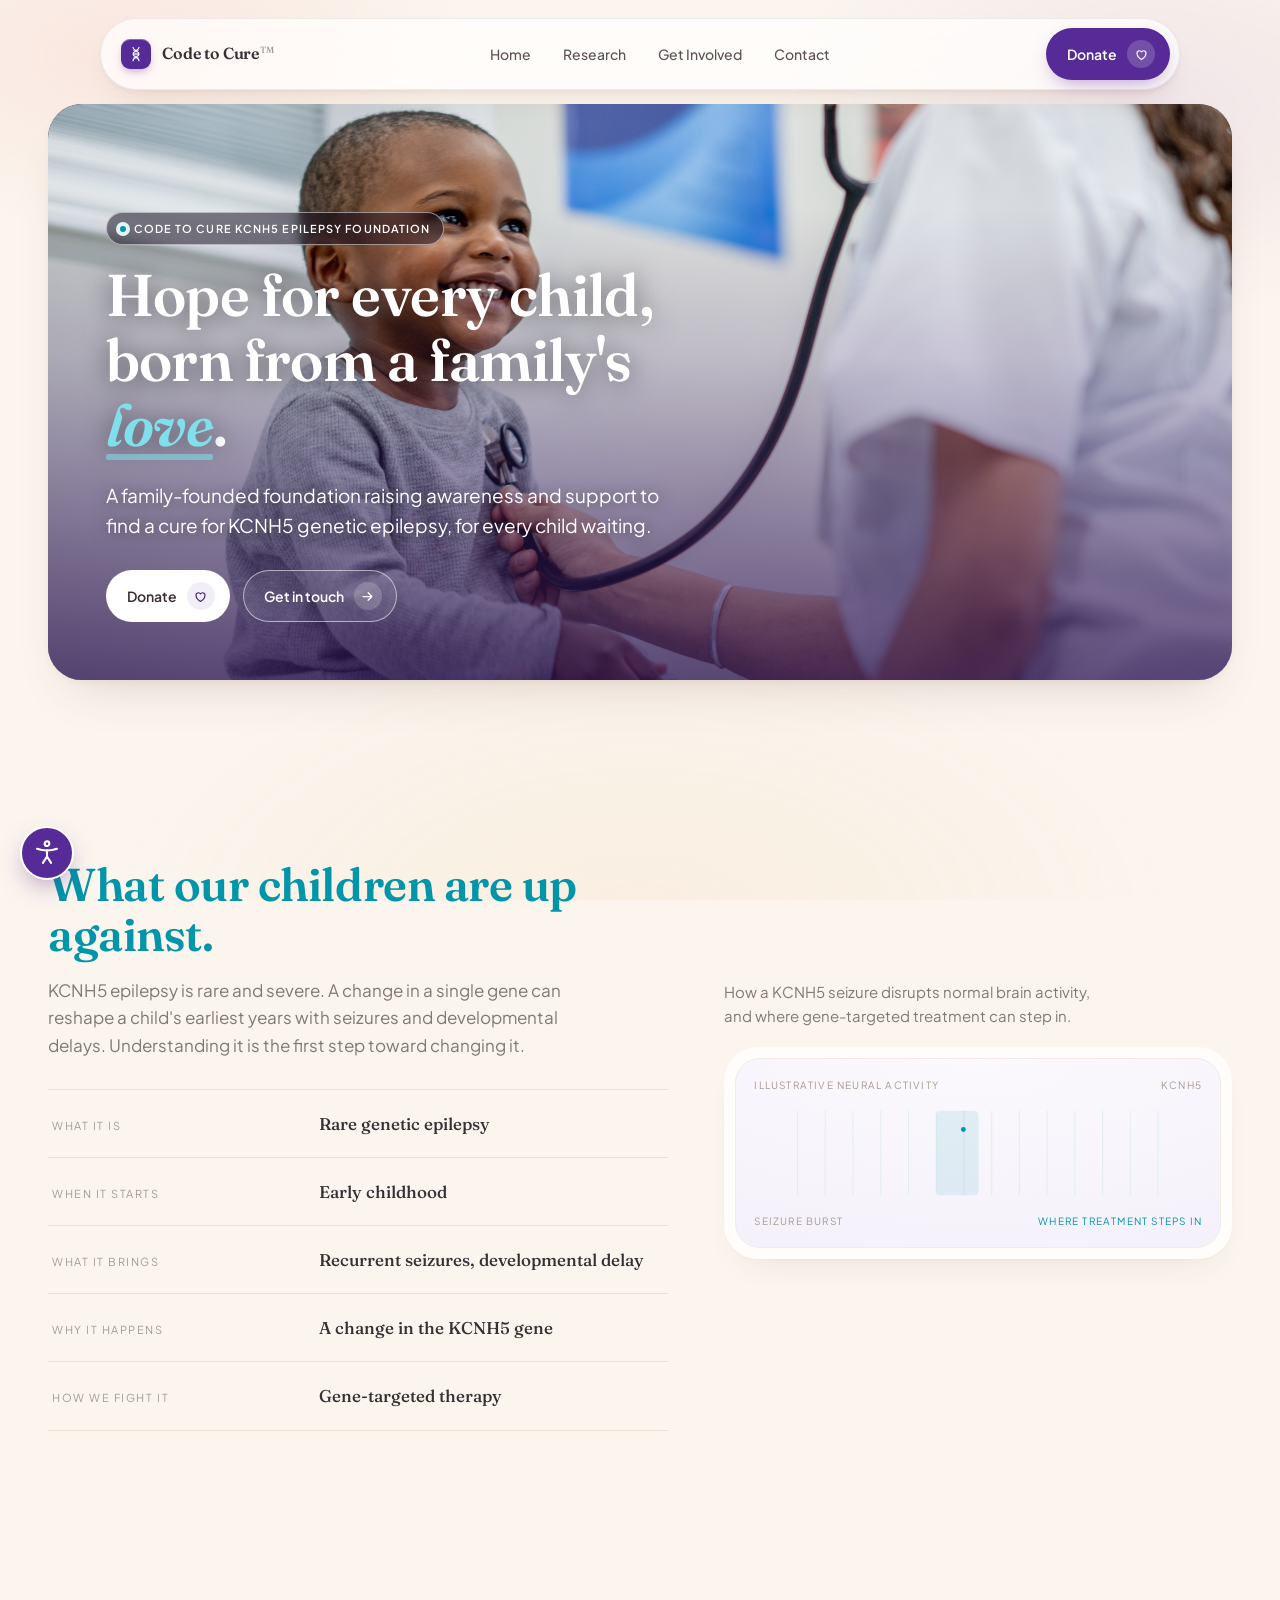
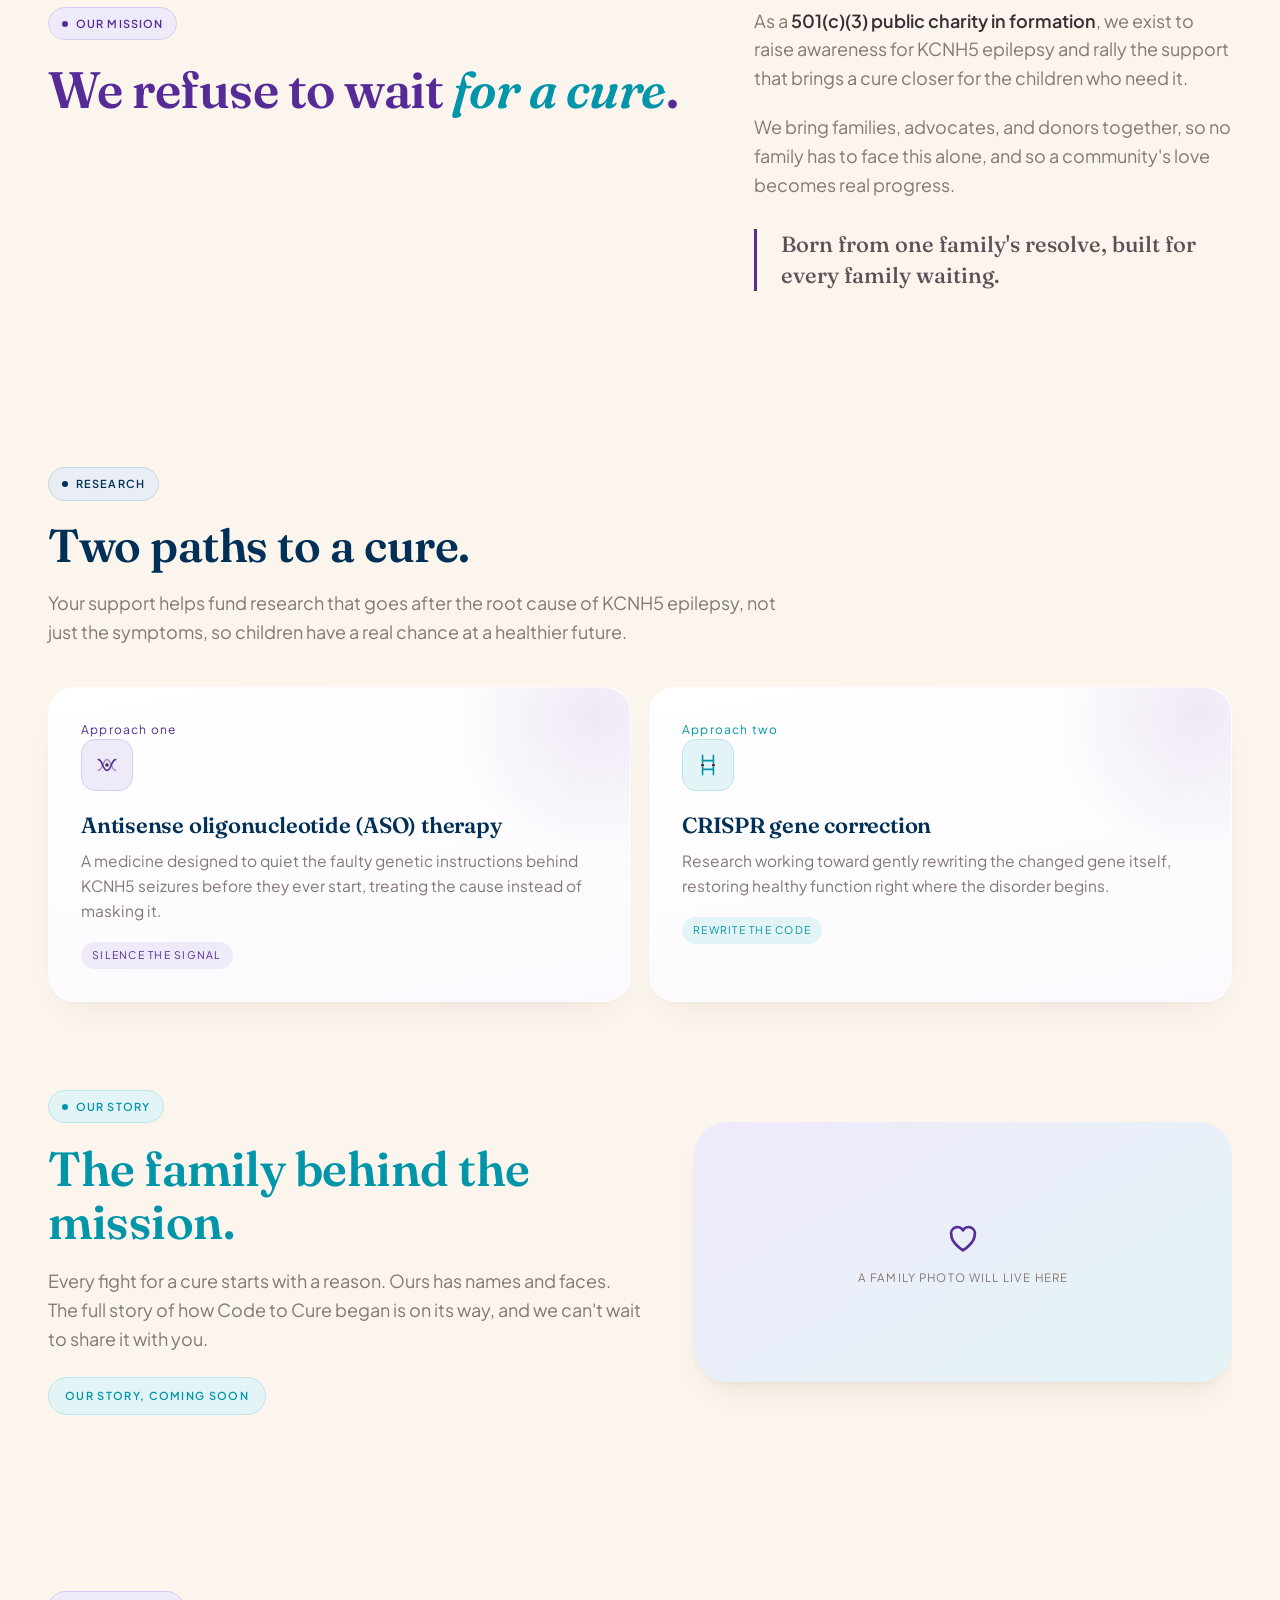
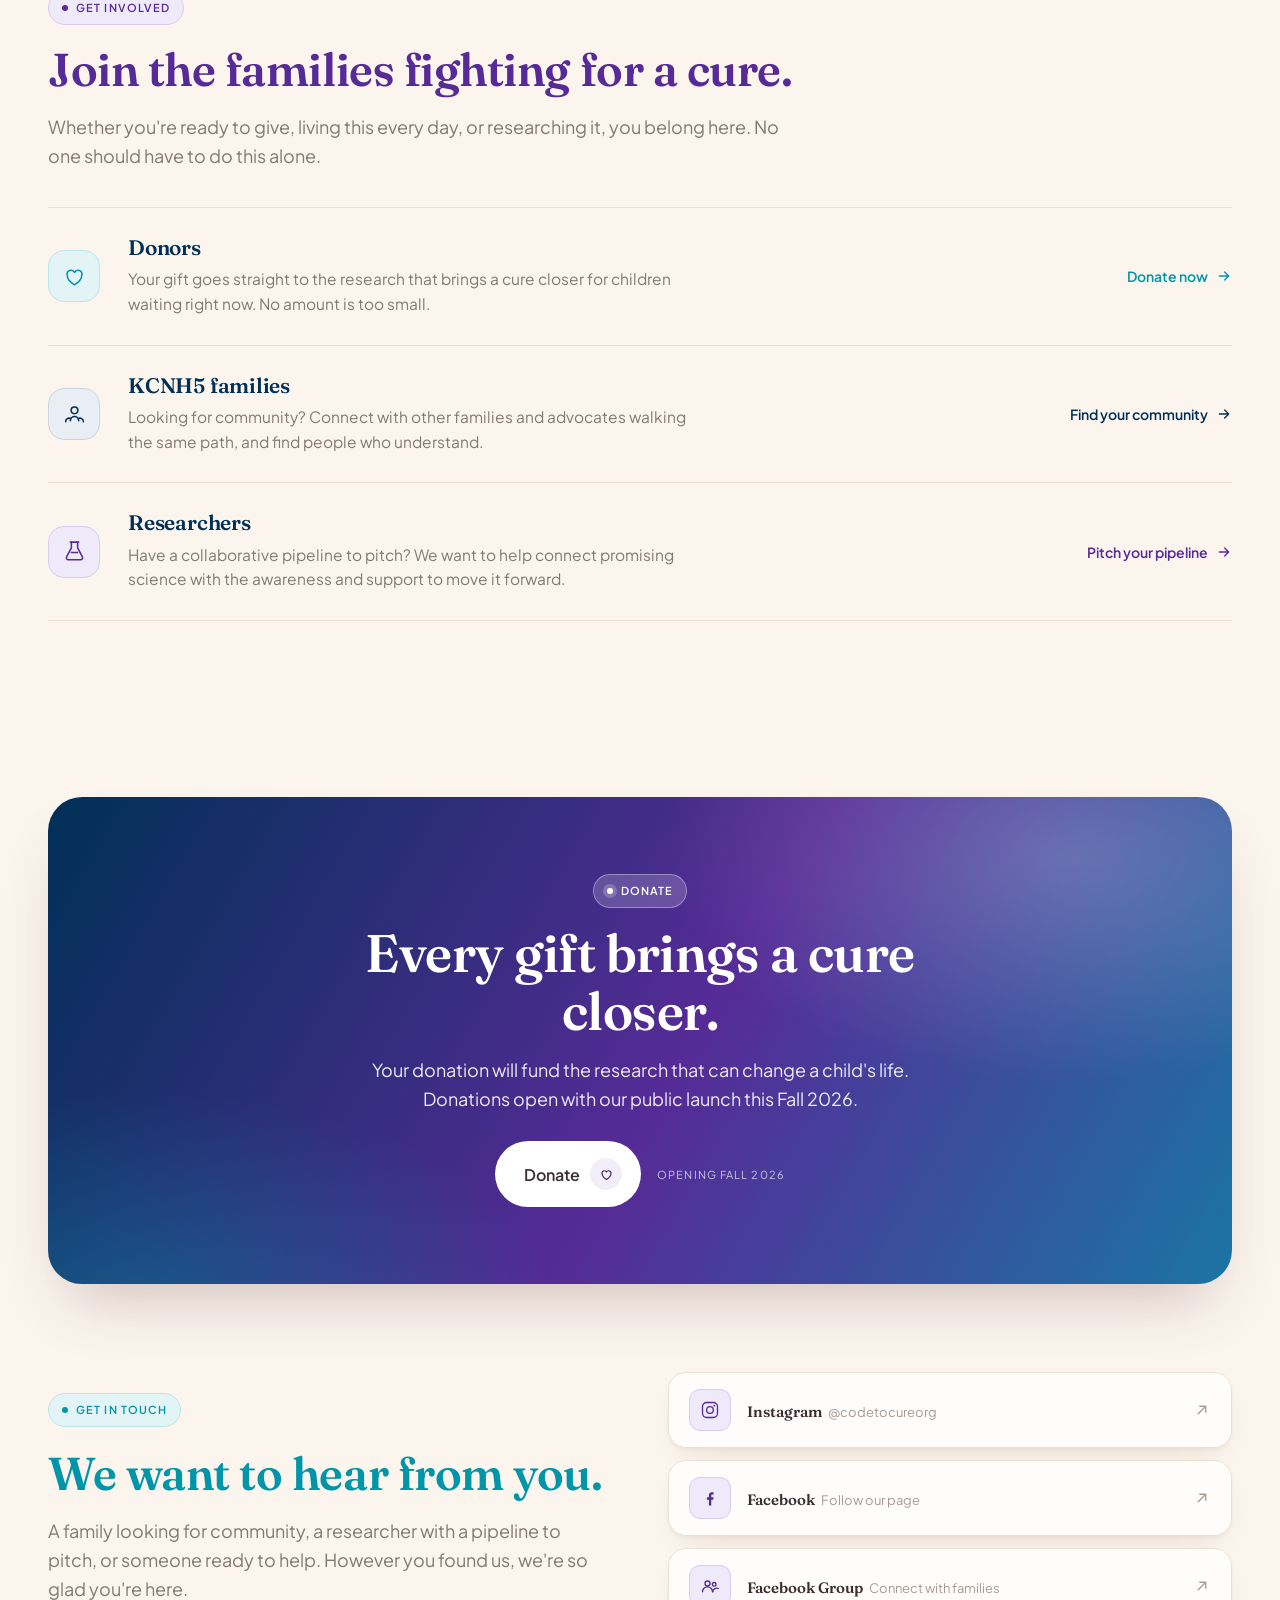
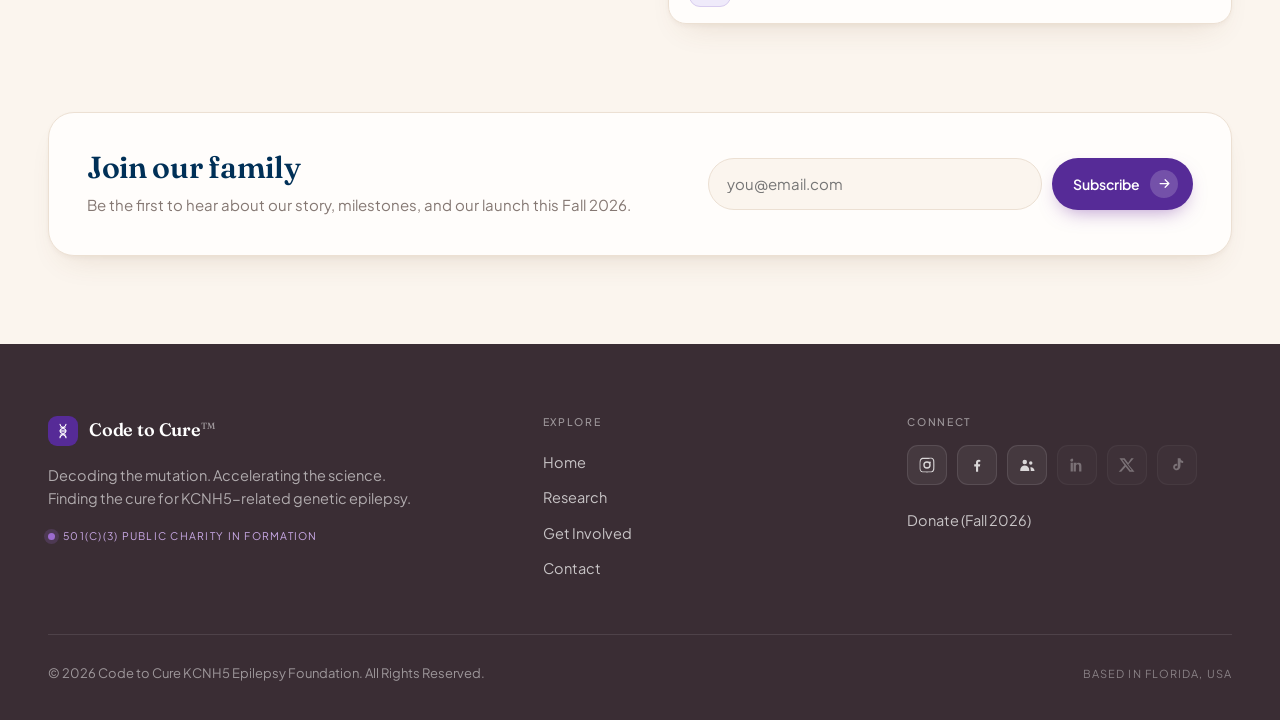
<file: V2/index.html>
<!DOCTYPE html>
<html lang="en">
<head>
<meta charset="UTF-8" />
<meta name="viewport" content="width=device-width, initial-scale=1" />
<title>Code to Cure KCNH5 Epilepsy Foundation</title>
<meta name="description" content="Code to Cure KCNH5 Epilepsy Foundation raises awareness and donor support to accelerate gene-targeted research toward a cure for KCNH5-related genetic epilepsy." />
<meta name="theme-color" content="#562B97" />
<meta property="og:title" content="Code to Cure KCNH5 Epilepsy Foundation" />
<meta property="og:description" content="Decoding the mutation. Accelerating the science. Finding the cure." />
<meta property="og:type" content="website" />
<link rel="icon" href="data:image/svg+xml,%3Csvg xmlns='http://www.w3.org/2000/svg' viewBox='0 0 32 32'%3E%3Crect width='32' height='32' rx='8' fill='%23562B97'/%3E%3Cpath d='M11 7c0 5 10 5 10 10s-10 5-10 10M21 7c0 5-10 5-10 10s10 5 10 10' fill='none' stroke='white' stroke-width='1.6' stroke-linecap='round'/%3E%3C/svg%3E" />
<link rel="preconnect" href="https://fonts.googleapis.com" />
<link rel="preconnect" href="https://fonts.gstatic.com" crossorigin />
<link href="https://fonts.googleapis.com/css2?family=Fraunces:opsz,wght@9..144,400;9..144,500;9..144,600;9..144,700&family=Plus+Jakarta+Sans:wght@400;500;600;700&display=swap" rel="stylesheet" /><style>
  :root {
    --bg: #fbf5ee;
    --bg-2: #f6ece0;
    --surface: #fffdfb;
    --ink: #3a2d34;
    --ink-2: #5f5057;
    --muted: #857873;
    --faint: #a89a90;
    --line: #ece0d3;
    --line-soft: #f3ebe1;
    --accent: #562b97;
    --accent-deep: #3f2071;
    --accent-tint: #efeafa;
    --accent-line: #d8ccee;
    --accent-soft: rgba(86, 43, 151, 0.08);
    --coral: #ee6c5a;
    --coral-deep: #d9543f;
    --coral-tint: #fdeae3;
    --coral-line: #f6d3c9;
    --gold: #eaa53c;
    --gold-tint: #fbeed1;
    /* brand trio */
    --navy: #003057;
    --navy-tint: #e8eef3;
    --navy-line: #c8d6e1;
    --teal: #0095a9;
    --teal-tint: #e3f4f6;
    --teal-line: #bce5ea;
    --purple: #562b97;
    --purple-tint: #efeafa;
    --purple-line: #d8ccee;
    --blue: #003057;
    --blue-tint: #e8eef3;
    --blue-line: #c8d6e1;
    --r-xl: 34px;
    --r-lg: 26px;
    --r-md: 18px;
    --r-pill: 999px;
    --shadow-soft: 0 2px 4px rgba(120, 72, 40, 0.05), 0 16px 32px -16px rgba(120, 72, 40, 0.16);
    --shadow-card: 0 2px 6px rgba(120, 72, 40, 0.05), 0 26px 52px -26px rgba(110, 60, 50, 0.22);
    --shadow-pop: 0 34px 64px -24px rgba(110, 55, 60, 0.30);
    --ease: cubic-bezier(0.32, 0.72, 0, 1);
    --ease-soft: cubic-bezier(0.16, 1, 0.3, 1);
    --maxw: 1240px;
  }

  * { box-sizing: border-box; margin: 0; padding: 0; }

  html { scroll-behavior: smooth; -webkit-text-size-adjust: 100%; }

  body {
    font-family: "Plus Jakarta Sans", system-ui, sans-serif;
    background: var(--bg);
    color: var(--ink);
    line-height: 1.6;
    font-size: 17px;
    -webkit-font-smoothing: antialiased;
    text-rendering: optimizeLegibility;
    overflow-x: hidden;
  }

  ::selection { background: var(--accent); color: #fff; }

  a { color: inherit; text-decoration: none; }
  img, svg { display: block; max-width: 100%; }
  h1, h2, h3, h4 { font-family: "Fraunces", serif; font-weight: 600; letter-spacing: -0.01em; line-height: 1.1; color: var(--navy); font-optical-sizing: auto; }

  .wrap { width: 100%; max-width: var(--maxw); margin: 0 auto; padding: 0 28px; }

  /* soft warm glows backdrop */
  .grid-bg {
    position: fixed; inset: 0; z-index: 0; pointer-events: none;
    background:
      radial-gradient(38% 28% at 10% 6%, rgba(238, 108, 90, 0.10), transparent 70%),
      radial-gradient(42% 32% at 90% 12%, rgba(112, 48, 160, 0.08), transparent 72%),
      radial-gradient(55% 42% at 50% 102%, rgba(234, 165, 60, 0.08), transparent 76%);
  }

  .skip {
    position: absolute; left: -999px; top: 0; background: var(--ink); color: #fff;
    padding: 10px 16px; border-radius: 0 0 10px 0; z-index: 200;
  }
  .skip:focus { left: 0; }

  /* eyebrow tag */
  .eyebrow {
    display: inline-flex; align-items: center; gap: 8px;
    font-family: "Plus Jakarta Sans", sans-serif; font-size: 11px; font-weight: 600;
    letter-spacing: 0.1em; text-transform: uppercase; color: var(--accent-deep);
    background: var(--accent-tint); border: 1px solid var(--accent-line);
    padding: 7px 13px; border-radius: var(--r-pill);
  }
  .eyebrow .dot { width: 6px; height: 6px; border-radius: 50%; background: var(--teal); box-shadow: 0 0 0 4px var(--teal-tint); }

  .mono { font-family: "Plus Jakarta Sans", sans-serif; letter-spacing: 0.04em; }

  /* ---------- NAV ---------- */
  .nav-shell { position: fixed; top: 0; left: 0; right: 0; z-index: 100; display: flex; justify-content: center; padding: 18px 20px; }
  .nav {
    width: 100%; max-width: 1080px; display: flex; align-items: center; justify-content: space-between;
    gap: 18px; padding: 9px 9px 9px 20px;
    background: rgba(255, 255, 255, 0.72); backdrop-filter: blur(20px) saturate(1.4); -webkit-backdrop-filter: blur(20px) saturate(1.4);
    border: 1px solid rgba(22, 19, 29, 0.07); border-radius: var(--r-pill);
    box-shadow: var(--shadow-soft); transition: box-shadow 0.5s var(--ease), transform 0.5s var(--ease), background 0.5s var(--ease);
  }
  .nav.scrolled { background: rgba(255, 255, 255, 0.88); box-shadow: 0 10px 30px -14px rgba(48, 26, 70, 0.26); }
  .brand { display: flex; align-items: center; gap: 11px; font-family: "Fraunces", serif; font-weight: 600; font-size: 16px; letter-spacing: -0.01em; }
  .brand .mark { width: 30px; height: 30px; border-radius: 9px; background: var(--accent); display: grid; place-items: center; flex: 0 0 auto; box-shadow: inset 0 1px 0 rgba(255,255,255,0.3), 0 4px 10px -3px rgba(112,48,160,0.5); }
  .brand .mark svg { width: 18px; height: 18px; }
  .brand sup { font-size: 9px; color: var(--faint); font-weight: 500; }
  .nav-links { display: flex; align-items: center; gap: 4px; }
  .nav-links a { font-size: 14px; font-weight: 500; color: var(--ink-2); padding: 9px 14px; border-radius: var(--r-pill); transition: background 0.3s var(--ease), color 0.3s var(--ease); }
  .nav-links a:hover { background: var(--accent-soft); color: var(--accent-deep); }
  .nav-right { display: flex; align-items: center; gap: 10px; }

  /* island button */
  .btn {
    display: inline-flex; align-items: center; gap: 10px; font-family: "Plus Jakarta Sans", sans-serif;
    font-weight: 600; font-size: 14px; border-radius: var(--r-pill); padding: 11px 14px 11px 20px;
    cursor: pointer; border: 1px solid transparent; transition: transform 0.4s var(--ease), box-shadow 0.4s var(--ease), background 0.3s var(--ease); white-space: nowrap;
  }
  .btn .ico { width: 28px; height: 28px; border-radius: 50%; display: grid; place-items: center; flex: 0 0 auto; transition: transform 0.45s var(--ease); }
  .btn .ico svg { width: 15px; height: 15px; }
  .btn:active { transform: scale(0.975); }

  .btn-primary { background: var(--accent); color: #fff; box-shadow: 0 8px 20px -8px rgba(112, 48, 160, 0.55); }
  .btn-primary .ico { background: rgba(255, 255, 255, 0.18); }
  .btn-primary:hover { background: var(--accent-deep); box-shadow: 0 14px 28px -10px rgba(112, 48, 160, 0.6); transform: translateY(-2px); }
  .btn-primary:hover .ico { transform: translate(3px, -2px); }

  .btn-ghost { background: var(--surface); color: var(--ink); border-color: var(--line); box-shadow: var(--shadow-soft); }
  .btn-ghost .ico { background: var(--accent-soft); color: var(--accent-deep); }
  .btn-ghost:hover { transform: translateY(-2px); box-shadow: var(--shadow-card); border-color: var(--accent-line); }
  .btn-ghost:hover .ico { transform: translate(3px, -2px); }

  .btn-dark { background: var(--ink); color: #fff; }
  .btn-dark .ico { background: rgba(255,255,255,0.14); }
  .btn-dark:hover { transform: translateY(-2px); background: #25202f; }
  .btn-dark:hover .ico { transform: translate(3px, -2px); }

  .badge-soon { font-family: "Plus Jakarta Sans", sans-serif; font-size: 9.5px; letter-spacing: 0.12em; text-transform: uppercase; background: rgba(255,255,255,0.22); padding: 2px 7px; border-radius: var(--r-pill); }

  /* hamburger */
  .burger { display: none; width: 44px; height: 44px; border-radius: 50%; background: var(--surface); border: 1px solid var(--line); cursor: pointer; position: relative; box-shadow: var(--shadow-soft); }
  .burger span { position: absolute; left: 12px; right: 12px; height: 2px; background: var(--ink); border-radius: 2px; transition: transform 0.45s var(--ease), opacity 0.3s var(--ease); }
  .burger span:nth-child(1) { top: 17px; }
  .burger span:nth-child(2) { bottom: 17px; }
  body.menu-open .burger span:nth-child(1) { transform: translateY(5px) rotate(45deg); }
  body.menu-open .burger span:nth-child(2) { transform: translateY(-5px) rotate(-45deg); }

  /* mobile overlay */
  .overlay { position: fixed; inset: 0; z-index: 95; background: rgba(243, 244, 247, 0.86); backdrop-filter: blur(26px); -webkit-backdrop-filter: blur(26px); display: flex; flex-direction: column; justify-content: center; padding: 0 32px; opacity: 0; pointer-events: none; transition: opacity 0.5s var(--ease); }
  body.menu-open .overlay { opacity: 1; pointer-events: auto; }
  .overlay a { font-family: "Fraunces", serif; font-size: 34px; font-weight: 600; letter-spacing: -0.02em; padding: 12px 0; color: var(--ink); border-bottom: 1px solid var(--line); opacity: 0; transform: translateY(24px); transition: opacity 0.6s var(--ease) var(--d), transform 0.6s var(--ease) var(--d); }
  body.menu-open .overlay a { opacity: 1; transform: translateY(0); }
  .overlay .ov-cta { margin-top: 28px; }

  /* ---------- HERO ---------- */
  /* ---------- HERO (large banner) ---------- */
  .hero { position: relative; z-index: 1; padding: 104px 0 40px; }
  .hero-banner { position: relative; overflow: hidden; border-radius: var(--r-xl); min-height: clamp(440px, 64vh, 600px); display: flex; align-items: flex-end; box-shadow: var(--shadow-card); background: linear-gradient(115deg, #002240 0%, #003057 26%, #562b97 66%, #0095a9 110%); }
  .hero-banner::before { content: ""; position: absolute; inset: 0; z-index: 0; pointer-events: none; background: radial-gradient(42% 52% at 86% 16%, rgba(0,149,169,0.42), transparent 60%), radial-gradient(46% 56% at 10% 96%, rgba(86,43,151,0.5), transparent 64%); }
  .hero-photo { position: absolute; inset: 0; width: 100%; height: 100%; object-fit: cover; object-position: center 30%; z-index: 1; }
  .hero-banner::after { content: ""; position: absolute; inset: 0; z-index: 2; pointer-events: none; background: linear-gradient(to top, rgba(48,22,84,0.74) 0%, rgba(52,26,92,0.46) 30%, rgba(60,32,104,0.18) 56%, transparent 82%); }
  .hero-content { position: relative; z-index: 3; padding: clamp(28px, 4.5vw, 60px); max-width: 680px; }
  .hero-content h1 { color: #fff; font-size: clamp(2.2rem, 4.6vw, 4rem); text-shadow: 0 2px 26px rgba(12,5,22,0.55); }
  .hero-content .lead { color: #fff; font-size: clamp(16px, 1.5vw, 19px); max-width: 50ch; margin-top: 22px; text-shadow: 0 1px 16px rgba(12,5,22,0.6); }
  .hero-content .hero-cta { display: flex; gap: 13px; margin-top: 30px; flex-wrap: wrap; }
  .hero-banner .accent { color: #7fe0ec; white-space: nowrap; font-style: italic; position: relative; }
  .hero-banner .accent::after { content: ""; position: absolute; left: 0; right: 0; bottom: 0.02em; height: 0.09em; background: rgba(127,224,236,0.55); border-radius: 2px; }
  .eyebrow-on-dark { background: rgba(14,7,24,0.5); border-color: rgba(255,255,255,0.5); color: #fff; -webkit-backdrop-filter: blur(6px); backdrop-filter: blur(6px); }
  .hero-photo-note { position: absolute; top: 16px; right: 16px; z-index: 3; display: inline-flex; align-items: center; gap: 7px; font-family: "Plus Jakarta Sans", sans-serif; font-size: 11px; font-weight: 600; letter-spacing: 0.04em; color: #fff; background: rgba(0,0,0,0.24); border: 1px solid rgba(255,255,255,0.28); padding: 7px 12px; border-radius: var(--r-pill); -webkit-backdrop-filter: blur(4px); backdrop-filter: blur(4px); }
  .hero-photo-note svg { width: 15px; height: 15px; }

  .facts { display: flex; flex-wrap: wrap; gap: 0; margin-top: 26px; }
  .fact { padding: 6px 26px 4px 0; margin-right: 26px; border-right: 1px solid var(--line); }
  .fact:last-child { border-right: none; }
  .fact .k { font-family: "Plus Jakarta Sans", sans-serif; font-size: 10px; letter-spacing: 0.16em; text-transform: uppercase; color: var(--faint); }
  .fact .v { font-family: "Fraunces", serif; font-weight: 600; font-size: 16px; color: var(--ink); margin-top: 4px; }
  .fact .v.acc { color: var(--teal); }

  .btn-outline-light { background: rgba(255,255,255,0.08); color: #fff; border-color: rgba(255,255,255,0.55); }
  .btn-outline-light .ico { background: rgba(255,255,255,0.18); }
  .btn-outline-light:hover { background: rgba(255,255,255,0.16); transform: translateY(-2px); }
  .btn-outline-light:hover .ico { transform: translate(3px,-2px); }
  #helix { width: 100%; height: auto; }

  /* ---------- SECTION SHELL ---------- */
  section { position: relative; z-index: 1; }
  .anchor { display: block; width: 0; height: 0; scroll-margin-top: 100px; pointer-events: none; }
  #top { scroll-margin-top: 100px; }
  .sec { padding: clamp(54px, 7vw, 88px) 0; }
  .sec-head { max-width: 760px; }
  .sec-head h2 { font-size: clamp(2rem, 3.6vw, 3.1rem); margin-top: 20px; }
  .sec-head p { color: var(--muted); font-size: 18px; margin-top: 18px; max-width: 58ch; }

  /* reveal */
  .reveal { opacity: 0; transform: translateY(28px); filter: blur(6px); transition: opacity 0.9s var(--ease-soft), transform 0.9s var(--ease-soft), filter 0.9s var(--ease-soft); transition-delay: var(--rd, 0ms); }
  .reveal.in { opacity: 1; transform: translateY(0); filter: blur(0); }

  /* ---------- MISSION ---------- */
  .mission { position: relative; }
  .mission-grid { display: grid; grid-template-columns: 1.15fr 0.85fr; gap: 60px; align-items: start; }
  .mission h2 { font-size: clamp(2.1rem, 4vw, 3.4rem); }
  .mission h2 .hl { color: var(--teal); font-style: italic; }
  .mission .support { color: var(--muted); font-size: 18px; }
  .mission .support strong { color: var(--ink); font-weight: 600; }
  .mission .support + .support { margin-top: 20px; }
  .pull { font-family: "Fraunces", serif; font-weight: 500; font-size: 22px; line-height: 1.4; color: var(--ink-2); padding-left: 24px; border-left: 3px solid var(--accent); }

  /* ---------- SCIENCE BENTO ---------- */
  .bento { display: grid; grid-template-columns: repeat(12, 1fr); gap: 18px; margin-top: 40px; }
  .card { background: var(--surface); border: 1px solid transparent; border-radius: var(--r-lg); padding: 32px; box-shadow: 0 1px 2px rgba(120,72,40,0.04), 0 18px 38px -24px rgba(110,60,50,0.16); transition: transform 0.5s var(--ease), box-shadow 0.5s var(--ease); position: relative; overflow: hidden; }
  .card:hover { transform: translateY(-3px); box-shadow: 0 2px 6px rgba(120,72,40,0.05), 0 26px 50px -26px rgba(110,60,50,0.2); }
  .card .idx { font-family: "Plus Jakarta Sans", sans-serif; font-size: 12px; letter-spacing: 0.1em; color: var(--accent); }
  .card .c-ico { width: 52px; height: 52px; border-radius: 14px; background: var(--accent-tint); border: 1px solid var(--accent-line); display: grid; place-items: center; margin-bottom: 22px; }
  .card .c-ico svg { width: 26px; height: 26px; stroke: var(--accent-deep); }
  .card h3 { font-size: 22px; margin-bottom: 12px; }
  .card p { color: var(--muted); font-size: 15.5px; }
  .card .tag { display: inline-block; margin-top: 18px; font-family: "Plus Jakarta Sans", sans-serif; font-size: 10.5px; letter-spacing: 0.12em; text-transform: uppercase; color: var(--accent-deep); background: var(--accent-soft); padding: 5px 11px; border-radius: var(--r-pill); }
  .span-6 { grid-column: span 6; }
  .span-4 { grid-column: span 4; }
  .span-8 { grid-column: span 8; }
  .pillar { background: linear-gradient(170deg, #ffffff 0%, #fbf9fd 100%); }
  .pillar .glow { position: absolute; top: -40%; right: -20%; width: 300px; height: 300px; background: radial-gradient(circle, rgba(112,48,160,0.10), transparent 68%); pointer-events: none; }
  .bridge { background: linear-gradient(162deg, #562b97 0%, #7c3a86 100%); color: #fff; display: flex; flex-direction: column; justify-content: space-between; }
  .bridge h3 { color: #fff; }
  .bridge p { color: rgba(255,255,255,0.66); }
  .bridge .idx { color: #b98fdc; }
  .bridge .c-ico { background: rgba(255,255,255,0.08); border-color: rgba(255,255,255,0.14); }
  .bridge .c-ico svg { stroke: #cdb0e8; }

  /* ---------- KCNH5 ---------- */
  .kcnh { position: relative; }
  .kcnh-grid { display: grid; grid-template-columns: 1.1fr 0.9fr; gap: 56px; align-items: center; }
  .spec { border-top: 1px solid var(--line); }
  .spec .row { display: grid; grid-template-columns: 1fr 1.4fr; gap: 20px; padding: 20px 4px; border-bottom: 1px solid var(--line); align-items: baseline; }
  .spec .row .k { font-family: "Plus Jakarta Sans", sans-serif; font-size: 11px; letter-spacing: 0.14em; text-transform: uppercase; color: var(--faint); }
  .spec .row .v { font-family: "Fraunces", serif; font-weight: 500; font-size: 17px; color: var(--ink); }
  .eeg-shell { padding: 10px; background: var(--surface); border: 1px solid transparent; border-radius: var(--r-xl); box-shadow: 0 1px 2px rgba(120,72,40,0.04), 0 18px 38px -24px rgba(110,60,50,0.16); }
  .eeg-inner { border-radius: calc(var(--r-xl) - 9px); background: radial-gradient(120% 120% at 50% 0%, #fbf9fd, #f4f0fa); border: 1px solid var(--line-soft); padding: 18px; }
  .eeg-inner .lab { display: flex; justify-content: space-between; font-family: "Plus Jakarta Sans", sans-serif; font-size: 10px; letter-spacing: 0.12em; text-transform: uppercase; color: var(--faint); margin-bottom: 8px; }
  #eeg { width: 100%; height: 104px; }


  /* ---------- STORY ---------- */
  .story-card { background: transparent; border: none; box-shadow: none; padding: 0; position: relative; overflow: hidden; display: grid; grid-template-columns: 1.05fr 0.95fr; gap: clamp(28px, 4vw, 56px); align-items: center; }
  .story-card .glow { position: absolute; bottom: -50%; left: 30%; width: 420px; height: 420px; background: radial-gradient(circle, rgba(0,149,169,0.10), transparent 70%); pointer-events: none; }
  .story-card h2 { font-size: clamp(2rem, 4vw, 3rem); }
  .story-card p { color: var(--muted); font-size: 18px; margin-top: 18px; max-width: 52ch; }
  .soon-pill { display: inline-block; font-family: "Plus Jakarta Sans", sans-serif; font-size: 11px; font-weight: 600; letter-spacing: 0.12em; text-transform: uppercase; color: var(--teal); background: var(--teal-tint); border: 1px solid var(--teal-line); padding: 9px 16px; border-radius: var(--r-pill); white-space: nowrap; }
  .photo-frame { border-radius: var(--r-xl); background: linear-gradient(150deg, var(--purple-tint), var(--teal-tint)); border: none; box-shadow: var(--shadow-soft); display: flex; flex-direction: column; align-items: center; justify-content: center; gap: 12px; color: var(--purple); text-align: center; padding: 44px 24px; min-height: 260px; }
  .photo-frame svg { width: 40px; height: 40px; }
  .photo-frame .cap { font-family: "Plus Jakarta Sans", sans-serif; font-size: 11.5px; letter-spacing: 0.1em; text-transform: uppercase; color: var(--muted); }

  /* ---------- GET INVOLVED ---------- */
  .involve-list { margin-top: 36px; border-top: 1px solid var(--line); }
  .ivrow { display: flex; align-items: center; gap: 28px; padding: 28px 0; border-bottom: 1px solid var(--line); }
  .ivrow-icon { width: 52px; height: 52px; border-radius: 16px; background: var(--th-tint, var(--purple-tint)); border: 1px solid var(--th-line, var(--purple-line)); display: grid; place-items: center; flex: 0 0 52px; transition: transform 0.4s var(--ease); }
  .ivrow:hover .ivrow-icon { transform: translateY(-3px); }
  .ivrow-icon svg { width: 25px; height: 25px; stroke: var(--th, var(--purple)); fill: none; stroke-width: 1.5; stroke-linecap: round; stroke-linejoin: round; }
  .ivrow-body { flex: 1; min-width: 0; }
  .ivrow-body h3 { font-size: 21px; margin-bottom: 8px; }
  .ivrow-body p { color: var(--muted); font-size: 15.5px; max-width: 52ch; }
  .ivrow-cta { display: inline-flex; align-items: center; gap: 8px; font-weight: 600; font-size: 14px; color: var(--th, var(--accent-deep)); white-space: nowrap; flex: 0 0 auto; }
  .ivrow-cta svg { width: 16px; height: 16px; transition: transform 0.4s var(--ease); }
  .ivrow:hover .ivrow-cta svg { transform: translateX(4px); }

  /* ---------- CTA BAND ---------- */
  .band { background: linear-gradient(120deg, #003057 0%, #562b97 54%, #0095a9 120%); border-radius: var(--r-xl); padding: clamp(48px, 6vw, 80px); position: relative; overflow: hidden; box-shadow: var(--shadow-pop); }
  .band::before { content: ""; position: absolute; inset: 0; pointer-events: none; background: radial-gradient(55% 75% at 86% 12%, rgba(255,255,255,0.22), transparent 62%), radial-gradient(50% 65% at 8% 106%, rgba(0,149,169,0.4), transparent 70%); }
  .band-grid { position: relative; z-index: 2; display: grid; grid-template-columns: 1fr 1fr; gap: 50px; align-items: center; }
  .band .eyebrow { background: rgba(255,255,255,0.1); border-color: rgba(255,255,255,0.2); color: #e8d8f6; }
  .band .eyebrow .dot { background: #d9bdf2; box-shadow: 0 0 0 4px rgba(255,255,255,0.12); }
  .band h2 { color: #fff; font-size: clamp(2rem, 3.6vw, 2.9rem); margin-top: 20px; }
  .band p { color: rgba(255,255,255,0.74); font-size: 17px; margin-top: 16px; max-width: 44ch; }
  .form { background: rgba(255,255,255,0.06); border: 1px solid rgba(255,255,255,0.14); border-radius: var(--r-lg); padding: 26px; backdrop-filter: blur(6px); -webkit-backdrop-filter: blur(6px); }
  .form label { display: block; font-family: "Plus Jakarta Sans", sans-serif; font-size: 10.5px; letter-spacing: 0.14em; text-transform: uppercase; color: rgba(255,255,255,0.7); margin-bottom: 9px; }
  .form .field { display: flex; gap: 10px; }
  .form input { flex: 1; background: rgba(255,255,255,0.95); border: 1px solid transparent; border-radius: var(--r-pill); padding: 13px 18px; font-family: inherit; font-size: 15px; color: var(--ink); outline: none; transition: box-shadow 0.3s var(--ease); }
  .form input:focus { box-shadow: 0 0 0 3px rgba(217, 189, 242, 0.5); }
  .form .help { font-size: 12.5px; color: rgba(255,255,255,0.55); margin-top: 12px; }
  .form .ok { display: none; font-size: 14px; color: #e9d9f7; margin-top: 14px; align-items: center; gap: 8px; }
  .form .ok svg { width: 16px; height: 16px; flex: 0 0 auto; }
  .form.done .ok { display: flex; }
  .band .donate-row { display: flex; align-items: center; gap: 14px; margin-top: 26px; flex-wrap: wrap; }
  .band .donate-note { font-family: "Plus Jakarta Sans", sans-serif; font-size: 10.5px; letter-spacing: 0.1em; text-transform: uppercase; color: rgba(255,255,255,0.55); }
  .btn-on-dark { background: #fff; color: var(--ink); }
  .btn-on-dark .ico { background: var(--accent-soft); color: var(--accent-deep); }
  .btn-on-dark:hover { transform: translateY(-2px); box-shadow: 0 14px 30px -10px rgba(0,0,0,0.4); }
  .btn-on-dark:hover .ico { transform: translate(3px,-2px); }

  /* ---------- CONTACT ---------- */
  .contact-grid { display: grid; grid-template-columns: 1fr 1fr; gap: 56px; align-items: center; }
  .contact h2 { font-size: clamp(2rem, 3.6vw, 3rem); }
  .contact p { color: var(--muted); font-size: 18px; margin-top: 18px; max-width: 46ch; }
  .channels { display: flex; flex-direction: column; gap: 12px; }
  .channel { display: flex; align-items: center; gap: 16px; background: var(--surface); border: 1px solid var(--line); border-radius: var(--r-md); padding: 16px 20px; box-shadow: var(--shadow-soft); transition: transform 0.4s var(--ease), box-shadow 0.4s var(--ease), border-color 0.4s var(--ease); }
  .channel:hover { transform: translateX(4px); box-shadow: var(--shadow-card); border-color: var(--accent-line); }
  .channel .ci { width: 42px; height: 42px; border-radius: 11px; background: var(--accent-tint); border: 1px solid var(--accent-line); display: grid; place-items: center; flex: 0 0 auto; }
  .channel .ci svg { width: 20px; height: 20px; }
  .channel .ct { flex: 1; }
  .channel .ct .t { font-family: "Fraunces", serif; font-weight: 600; font-size: 15px; }
  .channel .ct .s { font-size: 13px; color: var(--faint); margin-left: 6px; }
  .channel .arr { width: 18px; height: 18px; color: var(--faint); transition: transform 0.4s var(--ease), color 0.4s var(--ease); }
  .channel:hover .arr { transform: translateX(3px); color: var(--accent-deep); }

  /* ---------- FOOTER ---------- */
  footer { background: var(--ink); color: rgba(255,255,255,0.7); position: relative; z-index: 1; padding: 72px 0 36px; margin-top: 0; }
  .foot-top { display: grid; grid-template-columns: 1.4fr 1fr 1fr; gap: 40px; padding-bottom: 48px; border-bottom: 1px solid rgba(255,255,255,0.1); }
  footer .brand { color: #fff; font-size: 18px; }
  footer .brand .mark { box-shadow: none; }
  footer .tag { margin-top: 18px; font-size: 14.5px; color: rgba(255,255,255,0.6); max-width: 34ch; }
  footer .status { margin-top: 18px; display: inline-flex; align-items: center; gap: 8px; font-family: "Plus Jakarta Sans", sans-serif; font-size: 10.5px; letter-spacing: 0.12em; text-transform: uppercase; color: #c9a9e6; }
  footer .status .dot { width: 7px; height: 7px; border-radius: 50%; background: #9b6bce; box-shadow: 0 0 0 4px rgba(155,107,206,0.2); }
  .foot-col h4 { color: #fff; font-family: "Plus Jakarta Sans", sans-serif; font-size: 10.5px; font-weight: 500; letter-spacing: 0.16em; text-transform: uppercase; color: rgba(255,255,255,0.5); margin-bottom: 18px; }
  .foot-col a { display: block; font-size: 14.5px; color: rgba(255,255,255,0.72); padding: 6px 0; transition: color 0.3s var(--ease); }
  .foot-col a:hover { color: #fff; }
  .socials { display: flex; gap: 10px; flex-wrap: wrap; }
  .socials a { width: 40px; height: 40px; border-radius: 11px; background: rgba(255,255,255,0.06); border: 1px solid rgba(255,255,255,0.1); display: grid; place-items: center; transition: background 0.3s var(--ease), transform 0.3s var(--ease), border-color 0.3s var(--ease); }
  .socials a svg { width: 18px; height: 18px; fill: rgba(255,255,255,0.8); }
  .socials a:hover { background: var(--accent); transform: translateY(-3px); border-color: var(--accent); }
  .socials a:hover svg { fill: #fff; }
  .socials a.soon { opacity: 0.4; }
  .foot-bottom { display: flex; justify-content: space-between; align-items: center; gap: 18px; padding-top: 28px; flex-wrap: wrap; }
  .foot-bottom .copy { font-size: 13px; color: rgba(255,255,255,0.5); }
  .foot-bottom .loc { font-family: "Plus Jakarta Sans", sans-serif; font-size: 11px; letter-spacing: 0.1em; color: rgba(255,255,255,0.4); }

  /* ---------- BRAND-COLOR THEMING ---------- */
  .c-navy { --th: var(--navy); --th-tint: var(--navy-tint); --th-line: var(--navy-line); }
  .c-purple { --th: var(--purple); --th-tint: var(--purple-tint); --th-line: var(--purple-line); }
  .c-teal { --th: var(--teal); --th-tint: var(--teal-tint); --th-line: var(--teal-line); }
  .sec[class*="c-"] .eyebrow { background: var(--th-tint); border: 1px solid var(--th-line); color: var(--th); }
  .sec[class*="c-"] .eyebrow .dot { background: var(--th); box-shadow: 0 0 0 4px var(--th-tint); }
  .sec[class*="c-"] h2 { color: var(--th); }
  .sec.bg-soft { background: var(--th-tint); }
  .sec[class*="c-"] .c-ico { background: var(--th-tint); border-color: var(--th-line); }
  .sec[class*="c-"] .c-ico svg { stroke: var(--th); }
  .sec[class*="c-"] .card .idx { color: var(--th); }
  .sec[class*="c-"] .card .tag { color: var(--th); background: var(--th-tint); }
  .sec[class*="c-"] .ivcard .link { color: var(--th); }

  /* prominent donate band */
  .donate-band { text-align: center; }
  .donate-band .band-inner { position: relative; z-index: 2; max-width: 660px; margin: 0 auto; }
  .donate-band h2 { color: #fff; font-size: clamp(2.2rem, 4.4vw, 3.3rem); margin-top: 16px; }
  .donate-band p { color: rgba(255,255,255,0.9); font-size: 18px; margin: 16px auto 0; max-width: 44ch; }
  .donate-band .eyebrow { background: rgba(255,255,255,0.18); border-color: rgba(255,255,255,0.34); color: #fff; }
  .donate-band .eyebrow .dot { background: #fff; box-shadow: 0 0 0 4px rgba(255,255,255,0.2); }
  .donate-band .donate-row { display: flex; align-items: center; justify-content: center; gap: 16px; margin-top: 28px; flex-wrap: wrap; }
  .donate-band .donate-note { font-family: "Plus Jakarta Sans", sans-serif; font-size: 11px; letter-spacing: 0.1em; text-transform: uppercase; color: rgba(255,255,255,0.7); }
  .btn-lg { font-size: 16px; padding: 16px 18px 16px 28px; }
  .btn-lg .ico { width: 32px; height: 32px; }

  /* small email signup strip */
  .family-inner { display: grid; grid-template-columns: 1.1fr 0.9fr; gap: 28px; align-items: center; background: var(--surface); border: 1px solid var(--line); border-radius: var(--r-lg); padding: clamp(24px, 3.5vw, 38px); box-shadow: var(--shadow-soft); }
  .family-inner .ft h3 { font-size: clamp(1.4rem, 2.6vw, 1.9rem); }
  .family-inner .ft p { color: var(--muted); font-size: 15px; margin-top: 8px; }
  .form-lite .field { display: flex; gap: 10px; }
  .form-lite input { flex: 1; min-width: 0; background: var(--bg); border: 1px solid var(--line); border-radius: var(--r-pill); padding: 13px 18px; font-family: inherit; font-size: 15px; color: var(--ink); outline: none; transition: box-shadow 0.3s var(--ease), border-color 0.3s var(--ease); }
  .form-lite input:focus { border-color: var(--accent-line); box-shadow: 0 0 0 3px var(--accent-soft); }
  .form-lite .ok { display: none; font-size: 13.5px; color: var(--accent-deep); margin-top: 12px; align-items: center; gap: 8px; }
  .form-lite .ok svg { width: 16px; height: 16px; flex: 0 0 auto; stroke: var(--accent-deep); }
  .form-lite.done .ok { display: flex; }

  /* ---------- SUBSCRIBE STATE ---------- */
  #subscribe .err-msg { display: none; font-size: 13.5px; color: var(--coral-deep); margin-top: 8px; }
  /* ---------- RESPONSIVE ---------- */
  @media (max-width: 980px) {
    .hero-grid, .mission-grid, .kcnh-grid, .band-grid, .contact-grid, .family-inner { grid-template-columns: 1fr; gap: 28px; }
    .bento { grid-template-columns: repeat(6, 1fr); }
    .span-6, .span-8, .span-4 { grid-column: span 6; }
    .visual-shell { max-width: 460px; }
    .story-card { grid-template-columns: 1fr; }
    .foot-top { grid-template-columns: 1fr 1fr; }
    .ivrow-cta { font-size: 13.5px; }
  }
  @media (max-width: 768px) {
    body { font-size: 16px; }
    .wrap { padding: 0 20px; }
    .nav-links { display: none; }
    .nav-right .nav-badge { display: none; }
    .burger { display: block; }
    .nav-shell { padding: 12px 14px; }
    .nav { padding: 8px 8px 8px 16px; gap: 10px; }
    .brand { font-size: 15px; gap: 9px; }
    .brand .mark { width: 28px; height: 28px; }
    .hero { padding: 92px 0 36px; }
    .hero-banner { min-height: clamp(420px, 76vh, 540px); border-radius: var(--r-lg); }
    .hero-art { display: none; }
    .hero-content { padding: 30px 24px; }
    .hero-content h1 { font-size: clamp(1.8rem, 7.4vw, 2.6rem); }
    .hero-content .lead { font-size: 16px; margin-top: 18px; max-width: none; }
    .hero-content .hero-cta { gap: 10px; margin-top: 24px; width: 100%; }
    .hero-content .hero-cta .btn { width: 100%; justify-content: space-between; padding: 14px 16px 14px 22px; font-size: 15px; }
    .facts { gap: 0 14px; margin-top: 22px; }
    .fact { border-right: none; padding: 14px 0 0; margin-right: 0; width: 46%; }
    .sec-head p { font-size: 16px; }
    .bento { grid-template-columns: 1fr; gap: 14px; }
    .span-6, .span-8, .span-4 { grid-column: span 1; }
    .card { padding: 26px; }
    .involve-list { margin-top: 20px; }
    .ivrow { flex-wrap: wrap; gap: 14px; padding: 20px 0; }
    .ivrow-icon { width: 44px; height: 44px; flex: 0 0 44px; border-radius: 13px; }
    .ivrow-body { flex: 1 1 60%; min-width: 0; }
    .ivrow-body h3 { font-size: 18px; }
    .ivrow-body p { font-size: 15px; max-width: none; }
    .ivrow-cta { flex: 0 0 100%; padding-left: 58px; font-size: 13.5px; }
    .kcnh-grid { gap: 28px; }
    .spec .row { grid-template-columns: 1fr; gap: 4px; padding: 14px 2px; }
    .band-grid { gap: 30px; }
    .form { padding: 20px; }
    .form .field { flex-direction: column; }
    .form input { width: 100%; }
    .form .field .btn { width: 100%; justify-content: center; }
    .family-inner { padding: 24px 20px; }
    .form-lite .field { flex-direction: column; }
    .form-lite .field .btn { width: 100%; justify-content: center; }
    .channels { gap: 10px; }
    .story-card { gap: 24px; }
    .foot-top { grid-template-columns: 1fr; gap: 32px; }
    .foot-bottom { flex-direction: column; align-items: flex-start; gap: 8px; }
  }
  @media (max-width: 420px) {
    .wrap { padding: 0 16px; }
    .brand sup { display: none; }
    .fact { width: 100%; }
    .eyebrow { font-size: 10px; letter-spacing: 0.12em; }
    #helix { height: 250px; }
  }

  @media (prefers-reduced-motion: reduce) {
    * { animation: none !important; transition-duration: 0.01ms !important; }
    .reveal { opacity: 1; transform: none; filter: none; }
  }
</style>
</head>
<body>
<a class="skip" href="#main">Skip to content</a>
<div class="grid-bg" aria-hidden="true"></div>

<!-- NAV -->
<div class="nav-shell">
  <nav class="nav" id="nav" aria-label="Primary">
    <a class="brand" href="#top" aria-label="Code to Cure home">
      <span class="mark" aria-hidden="true">
        <svg viewBox="0 0 24 24" fill="none"><path d="M8 3c0 5 8 5 8 9s-8 4-8 9M16 3c0 5-8 5-8 9s8 4 8 9" stroke="#fff" stroke-width="1.5" stroke-linecap="round"/><path d="M9 7h6M8.4 11h7.2M8.4 13h7.2M9 17h6" stroke="#fff" stroke-width="1.3" stroke-linecap="round" opacity="0.85"/></svg>
      </span>
      <span>Code to Cure<sup>TM</sup></span>
    </a>
    <div class="nav-links">
      <a href="#top">Home</a>
      <a href="#science">Research</a>
      <a href="#involve">Get Involved</a>
      <a href="#contact">Contact</a>
    </div>
    <div class="nav-right">
      <a class="btn btn-primary" href="#join" aria-label="Donate">
        <span>Donate</span>
        <span class="ico"><svg viewBox="0 0 24 24" fill="none"><path d="M12 20s-7-4.3-7-9.2A3.8 3.8 0 0 1 12 8a3.8 3.8 0 0 1 7 2.8C19 15.7 12 20 12 20Z" stroke="#fff" stroke-width="1.8" stroke-linejoin="round"/></svg></span>
      </a>
      <button class="burger" id="burger" aria-label="Open menu" aria-expanded="false"><span></span><span></span></button>
    </div>
  </nav>
</div>

<!-- MOBILE OVERLAY -->
<div class="overlay" id="overlay">
  <a href="#top" style="--d:0.08s">Home</a>
  <a href="#science" style="--d:0.16s">Research</a>
  <a href="#involve" style="--d:0.24s">Get Involved</a>
  <a href="#contact" style="--d:0.32s">Contact</a>
  <a class="btn btn-primary ov-cta" href="#join" style="--d:0.40s; width:max-content;">Donate <span class="ico"><svg viewBox="0 0 24 24" fill="none"><path d="M12 20s-7-4.3-7-9.2A3.8 3.8 0 0 1 12 8a3.8 3.8 0 0 1 7 2.8C19 15.7 12 20 12 20Z" stroke="#fff" stroke-width="1.8" stroke-linejoin="round"/></svg></span></a>
</div>

<main id="main">
<span id="top"></span>

<!-- HERO -->
<header class="hero">
  <div class="wrap">
    <div class="hero-banner reveal">
      <img class="hero-photo" src="assets/hero.jpg" alt="A joyful young child laughing outdoors, hands covered in bright finger paint" onerror="this.remove()" />
      <div class="hero-content">
        <span class="eyebrow eyebrow-on-dark reveal"><span class="dot"></span> Code to Cure KCNH5 Epilepsy Foundation</span>
        <h1 class="reveal" style="--rd:80ms; margin-top:18px;">Hope for every child, born from a family's <span class="accent">love</span>.</h1>
        <p class="lead reveal" style="--rd:160ms;">A family-founded foundation raising awareness and support to find a cure for KCNH5 genetic epilepsy, for every child waiting.</p>
        <div class="hero-cta reveal" style="--rd:240ms;">
          <a class="btn btn-on-dark" href="#join">Donate <span class="ico"><svg viewBox="0 0 24 24" fill="none"><path d="M12 20s-7-4.3-7-9.2A3.8 3.8 0 0 1 12 8a3.8 3.8 0 0 1 7 2.8C19 15.7 12 20 12 20Z" stroke="currentColor" stroke-width="1.8" stroke-linejoin="round"/></svg></span></a>
          <a class="btn btn-outline-light" href="#contact">Get in touch <span class="ico"><svg viewBox="0 0 24 24" fill="none"><path d="M5 12h14M13 6l6 6-6 6" stroke="currentColor" stroke-width="2" stroke-linecap="round" stroke-linejoin="round"/></svg></span></a>
        </div>
      </div>
    </div>
  </div>
</header>

<!-- WHAT IS KCNH5 -->
<section class="sec c-teal">
  <div class="wrap">
    <span class="anchor" id="kcnh5"></span>
    <div class="kcnh-grid">
      <div>
        <span class="eyebrow reveal"><span class="dot"></span> What is KCNH5?</span>
        <h2 class="reveal" style="--rd:80ms; margin-top:18px; font-size:clamp(2rem,3.6vw,3rem);">What our children are up against.</h2>
        <p class="reveal" style="--rd:140ms; color:var(--muted); font-size:17px; margin-top:16px; max-width:46ch;">KCNH5 epilepsy is rare and severe. A change in a single gene can reshape a child's earliest years with seizures and developmental delays. Understanding it is the first step toward changing it.</p>
        <div class="spec reveal" style="--rd:200ms; margin-top:30px;">
          <div class="row"><div class="k">What it is</div><div class="v">Rare genetic epilepsy</div></div>
          <div class="row"><div class="k">When it starts</div><div class="v">Early childhood</div></div>
          <div class="row"><div class="k">What it brings</div><div class="v">Recurrent seizures, developmental delay</div></div>
          <div class="row"><div class="k">Why it happens</div><div class="v">A change in the KCNH5 gene</div></div>
          <div class="row"><div class="k">How we fight it</div><div class="v">Gene-targeted therapy</div></div>
        </div>
      </div>
      <div class="reveal" style="--rd:160ms;">
        <p style="font-size:15px; color:var(--muted); margin-bottom:18px; max-width:36ch; line-height:1.65;">How a KCNH5 seizure disrupts normal brain activity, and where gene-targeted treatment can step in.</p>
        <div class="eeg-shell">
          <div class="eeg-inner">
            <div class="lab"><span>Illustrative neural activity</span><span>KCNH5</span></div>
            <svg id="eeg" viewBox="0 0 520 150" aria-label="Illustrative neural activity waveform with one highlighted burst" role="img"></svg>
            <div class="lab" style="margin-top:8px; margin-bottom:0;"><span>Seizure burst</span><span style="color:var(--teal);">Where treatment steps in</span></div>
          </div>
        </div>
      </div>
    </div>
  </div>
</section>

<!-- MISSION -->
<section class="sec mission c-purple">
  <div class="wrap">
    <span class="anchor" id="mission"></span>
    <div class="mission-grid">
      <div>
        <span class="eyebrow reveal"><span class="dot"></span> Our Mission</span>
        <h2 class="reveal" style="--rd:80ms; margin-top:22px;">We refuse to wait <span class="hl">for a cure</span>.</h2>
      </div>
      <div>
        <p class="support reveal" style="--rd:120ms;">As a <strong>501(c)(3) public charity in formation</strong>, we exist to raise awareness for KCNH5 epilepsy and rally the support that brings a cure closer for the children who need it.</p>
        <p class="support reveal" style="--rd:200ms;">We bring families, advocates, and donors together, so no family has to face this alone, and so a community's love becomes real progress.</p>
        <p class="pull reveal" style="--rd:280ms; margin-top:30px;">Born from one family's resolve, built for every family waiting.</p>
      </div>
    </div>
  </div>
</section>

<!-- RESEARCH -->
<section class="sec c-navy">
  <div class="wrap">
    <span class="anchor" id="science"></span>
    <div class="sec-head">
      <span class="eyebrow reveal"><span class="dot"></span> Research</span>
      <h2 class="reveal" style="--rd:80ms;">Two paths to a cure.</h2>
      <p class="reveal" style="--rd:140ms;">Your support helps fund research that goes after the root cause of KCNH5 epilepsy, not just the symptoms, so children have a real chance at a healthier future.</p>
    </div>
    <div class="bento">
      <div class="card pillar span-6 c-purple reveal">
        <div class="glow" aria-hidden="true"></div>
        <div class="idx">Approach one</div>
        <div class="c-ico" aria-hidden="true"><svg viewBox="0 0 24 24" fill="none" stroke-width="1.5" stroke-linecap="round" stroke-linejoin="round"><path d="M4 7c4 0 4 10 8 10s4-10 8-10"/><path d="M4 17c4 0 4-10 8-10s4 10 8 10" opacity="0.45"/><circle cx="12" cy="12" r="1.6" fill="currentColor" stroke="none"/></svg></div>
        <h3>Antisense oligonucleotide (ASO) therapy</h3>
        <p>A medicine designed to quiet the faulty genetic instructions behind KCNH5 seizures before they ever start, treating the cause instead of masking it.</p>
        <span class="tag">Silence the signal</span>
      </div>
      <div class="card pillar span-6 c-teal reveal" style="--rd:90ms;">
        <div class="glow" aria-hidden="true"></div>
        <div class="idx">Approach two</div>
        <div class="c-ico" aria-hidden="true"><svg viewBox="0 0 24 24" fill="none" stroke-width="1.5" stroke-linecap="round" stroke-linejoin="round"><path d="M7 3v7M7 14v7M17 3v7M17 14v7"/><path d="M7 8h10M7 16h10"/><circle cx="7" cy="12" r="1.4" fill="currentColor" stroke="none"/><circle cx="17" cy="12" r="1.4" fill="currentColor" stroke="none"/></svg></div>
        <h3>CRISPR gene correction</h3>
        <p>Research working toward gently rewriting the changed gene itself, restoring healthy function right where the disorder begins.</p>
        <span class="tag">Rewrite the code</span>
      </div>
    </div>
  </div>
</section>

<!-- STORY -->
<section class="sec c-teal" id="story" style="padding-top:0;">
  <div class="wrap">
    <div class="story-card reveal">
      <div>
        <span class="eyebrow"><span class="dot"></span> Our Story</span>
        <h2 style="margin-top:20px;">The family behind the mission.</h2>
        <p>Every fight for a cure starts with a reason. Ours has names and faces. The full story of how Code to Cure began is on its way, and we can't wait to share it with you.</p>
        <span class="soon-pill" style="margin-top:24px;">Our story, coming soon</span>
      </div>
      <div class="photo-frame" aria-hidden="true">
        <svg viewBox="0 0 24 24" fill="none"><path d="M12 20s-7-4.3-7-9.2A3.8 3.8 0 0 1 12 8a3.8 3.8 0 0 1 7 2.8C19 15.7 12 20 12 20Z" stroke="currentColor" stroke-width="1.6" stroke-linejoin="round"/></svg>
        <span class="cap">A family photo will live here</span>
      </div>
    </div>
  </div>
</section>

<!-- GET INVOLVED -->
<section class="sec c-purple">
  <div class="wrap">
    <span class="anchor" id="involve"></span>
    <div class="sec-head">
      <span class="eyebrow reveal"><span class="dot"></span> Get Involved</span>
      <h2 class="reveal" style="--rd:80ms;">Join the families fighting for a cure.</h2>
      <p class="reveal" style="--rd:140ms;">Whether you're ready to give, living this every day, or researching it, you belong here. No one should have to do this alone.</p>
    </div>
    <div class="involve-list">
      <div class="ivrow c-teal reveal">
        <div class="ivrow-icon" aria-hidden="true"><svg viewBox="0 0 24 24"><path d="M12 20s-7-4.3-7-9.2A3.8 3.8 0 0 1 12 8a3.8 3.8 0 0 1 7 2.8C19 15.7 12 20 12 20Z"/></svg></div>
        <div class="ivrow-body">
          <h3>Donors</h3>
          <p>Your gift goes straight to the research that brings a cure closer for children waiting right now. No amount is too small.</p>
        </div>
        <a class="ivrow-cta" href="#join">Donate now <svg viewBox="0 0 24 24" fill="none"><path d="M5 12h14M13 6l6 6-6 6" stroke="currentColor" stroke-width="2" stroke-linecap="round" stroke-linejoin="round"/></svg></a>
      </div>
      <div class="ivrow c-navy reveal" style="--rd:90ms;">
        <div class="ivrow-icon" aria-hidden="true"><svg viewBox="0 0 24 24"><path d="M16 18a4 4 0 0 0-8 0"/><circle cx="12" cy="8" r="3.2"/><path d="M3.5 19a3.3 3.3 0 0 1 5-3M20.5 19a3.3 3.3 0 0 0-5-3"/></svg></div>
        <div class="ivrow-body">
          <h3>KCNH5 families</h3>
          <p>Looking for community? Connect with other families and advocates walking the same path, and find people who understand.</p>
        </div>
        <a class="ivrow-cta" href="#contact">Find your community <svg viewBox="0 0 24 24" fill="none"><path d="M5 12h14M13 6l6 6-6 6" stroke="currentColor" stroke-width="2" stroke-linecap="round" stroke-linejoin="round"/></svg></a>
      </div>
      <div class="ivrow c-purple reveal" style="--rd:180ms;">
        <div class="ivrow-icon" aria-hidden="true"><svg viewBox="0 0 24 24"><path d="M9 3v5.5L4.5 17a2 2 0 0 0 1.8 3h11.4a2 2 0 0 0 1.8-3L15 8.5V3"/><path d="M8 3h8M9 13h6"/></svg></div>
        <div class="ivrow-body">
          <h3>Researchers</h3>
          <p>Have a collaborative pipeline to pitch? We want to help connect promising science with the awareness and support to move it forward.</p>
        </div>
        <a class="ivrow-cta" href="#contact">Pitch your pipeline <svg viewBox="0 0 24 24" fill="none"><path d="M5 12h14M13 6l6 6-6 6" stroke="currentColor" stroke-width="2" stroke-linecap="round" stroke-linejoin="round"/></svg></a>
      </div>
    </div>
  </div>
</section>

<!-- DONATE (prominent) -->
<section class="sec">
  <div class="wrap">
    <span class="anchor" id="join"></span>
    <div class="band donate-band reveal">
      <div class="band-inner">
        <span class="eyebrow"><span class="dot"></span> Donate</span>
        <h2>Every gift brings a cure closer.</h2>
        <p>Your donation will fund the research that can change a child's life. Donations open with our public launch this Fall 2026.</p>
        <div class="donate-row">
          <button type="button" class="btn btn-on-dark btn-lg" style="cursor:default;">Donate <span class="ico"><svg viewBox="0 0 24 24" fill="none"><path d="M12 20s-7-4.3-7-9.2A3.8 3.8 0 0 1 12 8a3.8 3.8 0 0 1 7 2.8C19 15.7 12 20 12 20Z" stroke="currentColor" stroke-width="1.8" stroke-linejoin="round"/></svg></span></button>
          <span class="donate-note">Opening Fall 2026</span>
        </div>
      </div>
    </div>
  </div>
</section>

<!-- CONTACT -->
<section class="sec c-teal" style="padding-top:0;">
  <div class="wrap">
    <span class="anchor" id="contact"></span>
    <div class="contact-grid">
      <div class="contact">
        <span class="eyebrow reveal"><span class="dot"></span> Get in Touch</span>
        <h2 class="reveal" style="--rd:80ms; margin-top:22px;">We want to hear from you.</h2>
        <p class="reveal" style="--rd:140ms;">A family looking for community, a researcher with a pipeline to pitch, or someone ready to help. However you found us, we're so glad you're here.</p>
      </div>
      <div class="channels reveal" style="--rd:160ms;">
        <a class="channel" href="https://www.instagram.com/codetocureorg" target="_blank" rel="noopener">
          <span class="ci"><svg viewBox="0 0 24 24" fill="none" stroke="#562b97" stroke-width="1.6"><rect x="3" y="3" width="18" height="18" rx="5"/><circle cx="12" cy="12" r="4"/><circle cx="17.2" cy="6.8" r="1.1" fill="#562b97" stroke="none"/></svg></span>
          <span class="ct"><span class="t">Instagram</span><span class="s">@codetocureorg</span></span>
          <svg class="arr" viewBox="0 0 24 24" fill="none"><path d="M7 17L17 7M9 7h8v8" stroke="currentColor" stroke-width="1.8" stroke-linecap="round" stroke-linejoin="round"/></svg>
        </a>
        <a class="channel" href="https://www.facebook.com/people/Code-to-Cure/61590799396182/?mibextid=wwXIfr&amp;rdid=CYi9gRs99Em7S5QY" target="_blank" rel="noopener">
          <span class="ci"><svg viewBox="0 0 24 24" fill="#562b97"><path d="M13.5 21v-7h2.4l.4-2.9h-2.8V9.2c0-.84.26-1.42 1.47-1.42h1.43V5.18A20 20 0 0 0 14.2 5c-2.07 0-3.5 1.27-3.5 3.6v2.5H8.3V14h2.4v7h2.8Z"/></svg></span>
          <span class="ct"><span class="t">Facebook</span><span class="s">Follow our page</span></span>
          <svg class="arr" viewBox="0 0 24 24" fill="none"><path d="M7 17L17 7M9 7h8v8" stroke="currentColor" stroke-width="1.8" stroke-linecap="round" stroke-linejoin="round"/></svg>
        </a>
        <a class="channel" href="https://www.facebook.com/groups/250204047029924" target="_blank" rel="noopener">
          <span class="ci"><svg viewBox="0 0 24 24" fill="none" stroke="#562b97" stroke-width="1.6" stroke-linecap="round" stroke-linejoin="round"><circle cx="9" cy="9" r="3"/><path d="M3 19a6 6 0 0 1 12 0"/><circle cx="17" cy="10" r="2.2"/><path d="M15.5 19a4.5 4.5 0 0 1 6.5-4"/></svg></span>
          <span class="ct"><span class="t">Facebook Group</span><span class="s">Connect with families</span></span>
          <svg class="arr" viewBox="0 0 24 24" fill="none"><path d="M7 17L17 7M9 7h8v8" stroke="currentColor" stroke-width="1.8" stroke-linecap="round" stroke-linejoin="round"/></svg>
        </a>
      </div>
    </div>
  </div>
</section>

<!-- JOIN OUR FAMILY (email signup) -->
<section class="sec" style="padding-top:0;">
  <div class="wrap">
    <span class="anchor" id="family"></span>
    <div class="family-inner">
      <div class="ft">
        <h3>Join our family</h3>
        <p>Be the first to hear about our story, milestones, and our launch this Fall 2026.</p>
      </div>
      <form class="form-lite" id="subscribe" novalidate>
        <div class="field">
          <input id="email" name="email" type="email" placeholder="you@email.com" autocomplete="email" required aria-label="Email address" />
          <button class="btn btn-primary" type="submit" id="subscribeBtn">Subscribe <span class="ico"><svg viewBox="0 0 24 24" fill="none"><path d="M5 12h14M13 6l6 6-6 6" stroke="#fff" stroke-width="2" stroke-linecap="round" stroke-linejoin="round"/></svg></span></button>
        </div>
        <p class="ok"><svg viewBox="0 0 24 24" fill="none"><path d="M5 13l4 4L19 7" stroke="currentColor" stroke-width="2" stroke-linecap="round" stroke-linejoin="round"/></svg> You're on the list. We'll be in touch.</p>
        <p class="err-msg" id="subscribeErr"></p>
      </form>
    </div>
  </div>
</section>
</main>

<!-- FOOTER -->
<footer>
  <div class="wrap">
    <div class="foot-top">
      <div>
        <div class="brand">
          <span class="mark" aria-hidden="true"><svg viewBox="0 0 24 24" fill="none"><path d="M8 3c0 5 8 5 8 9s-8 4-8 9M16 3c0 5-8 5-8 9s8 4 8 9" stroke="#fff" stroke-width="1.5" stroke-linecap="round"/><path d="M9 7h6M8.4 11h7.2M8.4 13h7.2M9 17h6" stroke="#fff" stroke-width="1.3" stroke-linecap="round" opacity="0.85"/></svg></span>
          <span>Code to Cure<sup style="color:rgba(255,255,255,0.5)">TM</sup></span>
        </div>
        <p class="tag">Decoding the mutation. Accelerating the science. Finding the cure for KCNH5-related genetic epilepsy.</p>
        <span class="status"><span class="dot"></span> 501(c)(3) public charity in formation</span>
      </div>
      <div class="foot-col">
        <h4>Explore</h4>
        <a href="#top">Home</a>
        <a href="#science">Research</a>
        <a href="#involve">Get Involved</a>
        <a href="#contact">Contact</a>
      </div>
      <div class="foot-col">
        <h4>Connect</h4>
        <div class="socials">
          <a href="https://www.instagram.com/codetocureorg" target="_blank" rel="noopener" aria-label="Instagram"><svg viewBox="0 0 24 24"><path d="M12 2.2c3.2 0 3.6 0 4.85.07 1.17.05 1.8.25 2.23.41.56.22.96.48 1.38.9.42.42.68.82.9 1.38.16.42.36 1.06.41 2.23.06 1.27.07 1.65.07 4.85s0 3.58-.07 4.85c-.05 1.17-.25 1.8-.41 2.23-.22.56-.48.96-.9 1.38-.42.42-.82.68-1.38.9-.42.16-1.06.36-2.23.41-1.27.06-1.65.07-4.85.07s-3.58 0-4.85-.07c-1.17-.05-1.8-.25-2.23-.41a3.7 3.7 0 0 1-1.38-.9 3.7 3.7 0 0 1-.9-1.38c-.16-.42-.36-1.06-.41-2.23C2.2 15.58 2.2 15.2 2.2 12s0-3.58.07-4.85c.05-1.17.25-1.8.41-2.23.22-.56.48-.96.9-1.38.42-.42.82-.68 1.38-.9.42-.16 1.06-.36 2.23-.41C8.42 2.2 8.8 2.2 12 2.2Zm0 1.8c-3.14 0-3.51.01-4.75.07-.9.04-1.38.19-1.7.32-.43.16-.74.36-1.06.68-.32.32-.52.63-.68 1.06-.13.32-.28.8-.32 1.7C3.21 8.49 3.2 8.86 3.2 12s.01 3.51.07 4.75c.04.9.19 1.38.32 1.7.16.43.36.74.68 1.06.32.32.63.52 1.06.68.32.13.8.28 1.7.32 1.24.06 1.61.07 4.75.07s3.51-.01 4.75-.07c.9-.04 1.38-.19 1.7-.32.43-.16.74-.36 1.06-.68.32-.32.52-.63.68-1.06.13-.32.28-.8.32-1.7.06-1.24.07-1.61.07-4.75s-.01-3.51-.07-4.75c-.04-.9-.19-1.38-.32-1.7a2.85 2.85 0 0 0-.68-1.06 2.85 2.85 0 0 0-1.06-.68c-.32-.13-.8-.28-1.7-.32C15.51 4.01 15.14 4 12 4Zm0 3.06A4.94 4.94 0 1 1 12 16.94 4.94 4.94 0 0 1 12 7.06Zm0 1.8a3.14 3.14 0 1 0 0 6.28 3.14 3.14 0 0 0 0-6.28Zm5.13-.33a1.15 1.15 0 1 1-2.3 0 1.15 1.15 0 0 1 2.3 0Z"/></svg></a>
          <a href="https://www.facebook.com/people/Code-to-Cure/61590799396182/?mibextid=wwXIfr&amp;rdid=CYi9gRs99Em7S5QY" target="_blank" rel="noopener" aria-label="Facebook"><svg viewBox="0 0 24 24"><path d="M13.5 21v-7h2.4l.4-2.9h-2.8V9.2c0-.84.26-1.42 1.47-1.42h1.43V5.18A20 20 0 0 0 14.2 5c-2.07 0-3.5 1.27-3.5 3.6v2.5H8.3V14h2.4v7h2.8Z"/></svg></a>
          <a href="https://www.facebook.com/groups/250204047029924" target="_blank" rel="noopener" aria-label="Facebook Group"><svg viewBox="0 0 24 24"><path d="M9 11a3 3 0 1 0 0-6 3 3 0 0 0 0 6Zm8 .5a2.3 2.3 0 1 0 0-4.6 2.3 2.3 0 0 0 0 4.6ZM3 18.5a6 6 0 0 1 12 0V20H3v-1.5Zm13.2-3.2A4.5 4.5 0 0 1 22 19.5V20h-5v-1.5c0-1.2-.32-2.33-.8-3.2Z"/></svg></a>
          <a class="soon" href="#contact" aria-label="LinkedIn (coming soon)"><svg viewBox="0 0 24 24"><path d="M4.98 3.5A2 2 0 1 1 5 7.5a2 2 0 0 1-.02-4ZM3.5 9h3v11.5h-3V9Zm5 0h2.87v1.57h.04c.4-.76 1.38-1.57 2.84-1.57 3.04 0 3.6 2 3.6 4.6v6.9h-3v-6.12c0-1.46-.03-3.34-2.03-3.34-2.03 0-2.34 1.59-2.34 3.23v6.23h-3V9Z"/></svg></a>
          <a class="soon" href="#contact" aria-label="X (coming soon)"><svg viewBox="0 0 24 24"><path d="M17.7 3h3.3l-7.2 8.2L22 21h-6.6l-5.2-6.8L4.3 21H1l7.7-8.8L2 3h6.8l4.7 6.2L17.7 3Zm-1.16 16h1.83L7.5 4.9H5.55L16.54 19Z"/></svg></a>
          <a class="soon" href="#contact" aria-label="TikTok (coming soon)"><svg viewBox="0 0 24 24"><path d="M16.5 3c.3 2.2 1.55 3.6 3.7 3.74v2.5c-1.25.12-2.34-.28-3.6-1.04v4.96c0 4.3-3.2 6.6-6.3 5.86-3.34-.8-4.44-4.86-2.2-7.2 1-1.05 2.5-1.5 4-1.27v2.6c-.4-.13-.83-.16-1.26-.05-1.1.27-1.7 1.35-1.4 2.42.3 1.1 1.74 1.6 2.74.85.62-.46.82-1.12.82-2.06V3h3.3Z"/></svg></a>
        </div>
        <a href="#join" style="margin-top:18px;">Donate (Fall 2026)</a>
      </div>
    </div>
    <div class="foot-bottom">
      <span class="copy">&copy; 2026 Code to Cure KCNH5 Epilepsy Foundation. All Rights Reserved.</span>
      <span class="loc">BASED IN FLORIDA, USA</span>
    </div>
  </div>
</footer>

<script>
(function () {
  "use strict";
  var reduce = window.matchMedia("(prefers-reduced-motion: reduce)").matches;

  /* nav scroll state */
  var nav = document.getElementById("nav");
  function onScroll() {
    if (window.scrollY > 20) nav.classList.add("scrolled");
    else nav.classList.remove("scrolled");
  }
  window.addEventListener("scroll", onScroll, { passive: true });
  onScroll();

  /* mobile menu */
  var burger = document.getElementById("burger");
  var overlay = document.getElementById("overlay");
  function closeMenu() { document.body.classList.remove("menu-open"); burger.setAttribute("aria-expanded", "false"); burger.setAttribute("aria-label", "Open menu"); }
  burger.addEventListener("click", function () {
    var open = document.body.classList.toggle("menu-open");
    burger.setAttribute("aria-expanded", open ? "true" : "false");
    burger.setAttribute("aria-label", open ? "Close menu" : "Open menu");
  });
  overlay.querySelectorAll("a").forEach(function (a) { a.addEventListener("click", closeMenu); });

  /* reveal on scroll */
  var reveals = document.querySelectorAll(".reveal");
  if (reduce || !("IntersectionObserver" in window)) {
    reveals.forEach(function (el) { el.classList.add("in"); });
  } else {
    var io = new IntersectionObserver(function (entries) {
      entries.forEach(function (e) { if (e.isIntersecting) { e.target.classList.add("in"); io.unobserve(e.target); } });
    }, { threshold: 0.12, rootMargin: "0px 0px -8% 0px" });
    reveals.forEach(function (el) { io.observe(el); });
  }

  /* subscribe form — no-op (wire up worker URL when ready) */
  var subscribeForm = document.getElementById("subscribe");
  if (subscribeForm) {
    subscribeForm.addEventListener("submit", function(ev) {
      ev.preventDefault();
    });
  }

  /* build DNA helix */
  var helix = document.getElementById("helix");
  if (helix) {
    var W = 320, H = 420, cx = 160, amp = 96, turns = 2.15, N = 26;
    var svgns = "http://www.w3.org/2000/svg";
    var ptsA = [], ptsB = [];
    for (var i = 0; i < N; i++) {
      var t = i / (N - 1);
      var y = 24 + t * (H - 48);
      var ang = t * turns * Math.PI * 2;
      var xA = cx + Math.sin(ang) * amp;
      var xB = cx - Math.sin(ang) * amp;
      ptsA.push([xA, y]); ptsB.push([xB, y]);
    }
    function pathFrom(pts) {
      var d = "M" + pts[0][0].toFixed(1) + " " + pts[0][1].toFixed(1);
      for (var k = 1; k < pts.length; k++) {
        var p0 = pts[k - 1], p1 = pts[k];
        var my = (p0[1] + p1[1]) / 2;
        d += " C" + p0[0].toFixed(1) + " " + my.toFixed(1) + " " + p1[0].toFixed(1) + " " + my.toFixed(1) + " " + p1[0].toFixed(1) + " " + p1[1].toFixed(1);
      }
      return d;
    }
    var mutationIndex = Math.round(N * 0.5);
    // rungs
    for (var j = 0; j < N; j++) {
      var a = ptsA[j], b = ptsB[j];
      var isMut = (j === mutationIndex);
      var depth = (Math.sin(j / (N - 1) * turns * Math.PI * 2) + 1) / 2; // 0..1 front/back
      var line = document.createElementNS(svgns, "line");
      line.setAttribute("x1", a[0].toFixed(1)); line.setAttribute("y1", a[1].toFixed(1));
      line.setAttribute("x2", b[0].toFixed(1)); line.setAttribute("y2", b[1].toFixed(1));
      line.setAttribute("stroke", isMut ? "#0095a9" : "#c9c6d4");
      line.setAttribute("stroke-width", isMut ? "3.4" : "1.6");
      line.setAttribute("stroke-linecap", "round");
      line.setAttribute("opacity", isMut ? "1" : (0.28 + depth * 0.5).toFixed(2));
      if (!reduce) {
        line.style.animation = "rungpulse 3.6s ease-in-out infinite";
        line.style.animationDelay = (j * 0.09).toFixed(2) + "s";
      }
      helix.appendChild(line);
    }
    // strands
    [ptsA, ptsB].forEach(function (pts, idx) {
      var p = document.createElementNS(svgns, "path");
      p.setAttribute("d", pathFrom(pts));
      p.setAttribute("fill", "none");
      p.setAttribute("stroke", idx === 0 ? "#0095a9" : "#a07cc4");
      p.setAttribute("stroke-width", "3");
      p.setAttribute("stroke-linecap", "round");
      p.setAttribute("opacity", idx === 0 ? "0.92" : "0.62");
      helix.appendChild(p);
    });
    // nodes
    [ptsA, ptsB].forEach(function (pts, idx) {
      pts.forEach(function (pt, j2) {
        var c = document.createElementNS(svgns, "circle");
        c.setAttribute("cx", pt[0].toFixed(1)); c.setAttribute("cy", pt[1].toFixed(1));
        c.setAttribute("r", j2 === mutationIndex ? "4.2" : "2.6");
        c.setAttribute("fill", j2 === mutationIndex ? "#0095a9" : (idx === 0 ? "#7e58aa" : "#b6a0d2"));
        helix.appendChild(c);
      });
    });
    // mutation marker ring
    var mr = document.createElementNS(svgns, "circle");
    mr.setAttribute("cx", cx); mr.setAttribute("cy", ptsA[mutationIndex][1].toFixed(1));
    mr.setAttribute("r", "16"); mr.setAttribute("fill", "none");
    mr.setAttribute("stroke", "#0095a9"); mr.setAttribute("stroke-width", "1.4");
    mr.setAttribute("opacity", "0.5");
    if (!reduce) mr.style.animation = "ring 3s ease-in-out infinite";
    helix.appendChild(mr);
    // scan line
    if (!reduce) {
      var scan = document.createElementNS(svgns, "rect");
      scan.setAttribute("x", "30"); scan.setAttribute("width", "260"); scan.setAttribute("height", "2");
      scan.setAttribute("y", "24"); scan.setAttribute("rx", "1");
      scan.setAttribute("fill", "#0095a9"); scan.setAttribute("opacity", "0.22");
      scan.setAttribute("class", "scanline");
      scan.style.animation = "scan 5.5s cubic-bezier(0.45,0,0.55,1) infinite";
      helix.appendChild(scan);
    }
  }

  /* build EEG waveform */
  var eeg = document.getElementById("eeg");
  if (eeg) {
    var ew = 520, eh = 150, mid = 78, svn = "http://www.w3.org/2000/svg";
    // baseline grid
    for (var gx = 0; gx <= ew; gx += 40) {
      var gl = document.createElementNS(svn, "line");
      gl.setAttribute("x1", gx); gl.setAttribute("y1", 14); gl.setAttribute("x2", gx); gl.setAttribute("y2", eh - 14);
      gl.setAttribute("stroke", "#d6edf0"); gl.setAttribute("stroke-width", "1");
      eeg.appendChild(gl);
    }
    var d = "M0 " + mid;
    var x = 0;
    function seg(dx, dy) { x += dx; d += " L" + x + " " + (mid - dy); }
    // calm
    for (var s = 0; s < 5; s++) { seg(10, 6); seg(10, -6); seg(12, 3); seg(8, -3); }
    // burst (highlighted region starts ~ x=190)
    var burstStart = x;
    seg(8, 40); seg(8, -52); seg(7, 46); seg(8, -44); seg(7, 50); seg(8, -40); seg(8, 44); seg(7, -48);
    var burstEnd = x;
    // settle after intervention
    seg(14, 10); seg(14, -10); seg(16, 5); seg(16, -5);
    for (var s2 = 0; s2 < 6; s2++) { seg(14, 4); seg(14, -4); }
    d += " L" + ew + " " + mid;

    // highlight band under burst
    var band = document.createElementNS(svn, "rect");
    band.setAttribute("x", burstStart); band.setAttribute("y", "14");
    band.setAttribute("width", (burstEnd - burstStart)); band.setAttribute("height", eh - 28);
    band.setAttribute("fill", "rgba(0,149,169,0.10)"); band.setAttribute("rx", "6");
    eeg.appendChild(band);

    var path = document.createElementNS(svn, "path");
    path.setAttribute("d", d);
    path.setAttribute("fill", "none");
    path.setAttribute("stroke", "#0095a9");
    path.setAttribute("stroke-width", "2.4");
    path.setAttribute("stroke-linecap", "round");
    path.setAttribute("stroke-linejoin", "round");
    eeg.appendChild(path);

    if (!reduce) {
      var len = path.getTotalLength();
      path.style.setProperty("--len", len);
      path.style.strokeDasharray = len;
      path.style.strokeDashoffset = len;
      path.style.animation = "draw 4.5s ease-in-out infinite";
    }
    // moving pulse dot
    if (!reduce) {
      var dot = document.createElementNS(svn, "circle");
      dot.setAttribute("r", "3.5"); dot.setAttribute("fill", "#0095a9");
      var mp = document.createElementNS(svn, "animateMotion");
      mp.setAttribute("dur", "4.5s"); mp.setAttribute("repeatCount", "indefinite");
      mp.setAttribute("path", d); mp.setAttribute("keyPoints", "0;1"); mp.setAttribute("keyTimes", "0;1"); mp.setAttribute("calcMode", "linear");
      dot.appendChild(mp);
      eeg.appendChild(dot);
    }
  }
})();
</script>
<style>
  @keyframes rungpulse { 0%, 100% { opacity: 0.3; } 50% { opacity: 0.85; } }
  @keyframes ring { 0%, 100% { transform: scale(1); opacity: 0.5; } 50% { transform: scale(1.25); opacity: 0.15; } }
  #helix .scanline { transform-origin: center; }
  @keyframes scan { 0% { transform: translateY(0); opacity: 0; } 12% { opacity: 0.28; } 50% { transform: translateY(372px); opacity: 0.28; } 62% { opacity: 0; } 100% { transform: translateY(0); opacity: 0; } }
  @keyframes draw { 0% { stroke-dashoffset: var(--len, 1600); } 55% { stroke-dashoffset: 0; } 100% { stroke-dashoffset: 0; } }
  #helix circle, #helix line, #helix path { transform-box: fill-box; }
</style>

<!-- ===================== ACCESSIBILITY WIDGET ===================== -->
<style>
  .a11y-fab { position: fixed; left: 20px; bottom: 20px; z-index: 300; width: 54px; height: 54px; border-radius: 50%; background: var(--accent); color: #fff; border: 2px solid #fff; box-shadow: 0 10px 26px -8px rgba(90,38,130,0.55); cursor: pointer; display: grid; place-items: center; transition: transform 0.3s var(--ease); }
  .a11y-fab:hover { transform: scale(1.06); }
  .a11y-fab svg { width: 28px; height: 28px; fill: none; stroke: #fff; stroke-width: 1.8; stroke-linecap: round; stroke-linejoin: round; }
  .a11y-panel { position: fixed; left: 20px; bottom: 86px; z-index: 301; width: min(346px, calc(100vw - 40px)); max-height: min(78vh, 660px); overflow-y: auto; background: var(--surface); border: 1px solid var(--line); border-radius: var(--r-lg); box-shadow: var(--shadow-pop); padding: 18px; opacity: 0; transform: translateY(10px) scale(0.98); transform-origin: bottom left; pointer-events: none; transition: opacity 0.3s var(--ease), transform 0.3s var(--ease); }
  .a11y-panel.open { opacity: 1; transform: none; pointer-events: auto; }
  .a11y-head { display: flex; align-items: center; justify-content: space-between; margin-bottom: 14px; }
  .a11y-head h2 { font-size: 19px; }
  .a11y-close { width: 32px; height: 32px; border-radius: 50%; border: 1px solid var(--line); background: var(--bg); cursor: pointer; display: grid; place-items: center; }
  .a11y-close svg { width: 16px; height: 16px; fill: none; stroke: var(--ink); stroke-width: 2; stroke-linecap: round; }
  .a11y-grid { display: grid; grid-template-columns: 1fr 1fr; gap: 10px; }
  .a11y-opt { display: flex; flex-direction: column; align-items: center; gap: 7px; text-align: center; padding: 15px 8px 12px; border-radius: var(--r-md); border: 1.5px solid var(--line); background: var(--bg); color: var(--ink); font-family: inherit; font-size: 12.5px; font-weight: 600; cursor: pointer; transition: border-color 0.2s var(--ease), background 0.2s var(--ease), transform 0.2s var(--ease); }
  .a11y-opt svg { width: 24px; height: 24px; fill: none; stroke: var(--accent-deep); stroke-width: 1.8; stroke-linecap: round; stroke-linejoin: round; }
  .a11y-opt:hover { transform: translateY(-2px); border-color: var(--accent-line); }
  .a11y-opt[aria-pressed="true"] { background: var(--accent-tint); border-color: var(--accent); color: var(--accent-deep); }
  .a11y-opt .state { font-size: 10px; font-weight: 700; color: var(--faint); letter-spacing: 0.06em; text-transform: uppercase; }
  .a11y-opt[aria-pressed="true"] .state { color: var(--accent); }
  .a11y-reset { width: 100%; margin-top: 12px; padding: 13px; border-radius: var(--r-pill); border: none; background: var(--ink); color: #fff; font-family: inherit; font-weight: 600; font-size: 14px; cursor: pointer; display: inline-flex; align-items: center; justify-content: center; gap: 9px; }
  .a11y-reset svg { width: 17px; height: 17px; fill: none; stroke: #fff; stroke-width: 1.8; stroke-linecap: round; stroke-linejoin: round; }
  .a11y-reset:hover { background: #2c2230; }
  .a11y-note { font-size: 11px; color: var(--faint); text-align: center; margin-top: 11px; line-height: 1.5; }

  /* accessibility state styles */
  html.a11y-text1 { zoom: 1.1; }
  html.a11y-text2 { zoom: 1.22; }
  html.a11y-line p, html.a11y-line li, html.a11y-line .lead, html.a11y-line .support, html.a11y-line .card p, html.a11y-line .ivcard p, html.a11y-line .spec .row { line-height: 2 !important; }
  html.a11y-letter p, html.a11y-letter li, html.a11y-letter .lead, html.a11y-letter .support, html.a11y-letter .card p, html.a11y-letter .ivcard p { letter-spacing: 0.06em !important; word-spacing: 0.16em !important; }
  html.a11y-links a:not(.btn):not(.a11y-fab):not(.a11y-close):not(.a11y-reset):not(.brand) { text-decoration: underline !important; text-decoration-thickness: 2px !important; text-underline-offset: 2px; outline: 1px dashed currentColor; outline-offset: 3px; border-radius: 3px; }
  html.a11y-contrast { --bg:#ffffff; --bg-2:#ededed; --surface:#ffffff; --ink:#000000; --ink-2:#161616; --muted:#242424; --faint:#3a3a3a; --line:#444444; --line-soft:#777777; --accent:#56198a; --accent-deep:#3c1060; --accent-tint:#efe6f6; --accent-line:#8f63ba; --coral:#a8311c; --coral-deep:#7c1f11; --coral-tint:#f7e3df; --coral-line:#d2a195; --teal:#0e6b62; --gold:#9a6912; }
  html.a11y-contrast a:not(.btn) { text-decoration: underline; }
  html.a11y-noanim *, html.a11y-noanim *::before, html.a11y-noanim *::after { animation: none !important; transition: none !important; scroll-behavior: auto !important; }
  html.a11y-noanim .reveal { opacity: 1 !important; transform: none !important; filter: none !important; }
  html.a11y-dyslexia, html.a11y-dyslexia h1, html.a11y-dyslexia h2, html.a11y-dyslexia h3, html.a11y-dyslexia h4, html.a11y-dyslexia p, html.a11y-dyslexia a, html.a11y-dyslexia span, html.a11y-dyslexia div, html.a11y-dyslexia label, html.a11y-dyslexia button, html.a11y-dyslexia input, html.a11y-dyslexia li { font-family: 'Atkinson Hyperlegible', 'Plus Jakarta Sans', sans-serif !important; letter-spacing: 0.01em; }
  html.a11y-cursor, html.a11y-cursor * { cursor: url("data:image/svg+xml,%3Csvg xmlns='http://www.w3.org/2000/svg' width='40' height='40' viewBox='0 0 40 40'%3E%3Cpath d='M7 4l24 13-10.5 2.2L16 32z' fill='%23ffffff' stroke='%23000000' stroke-width='2.5' stroke-linejoin='round'/%3E%3C/svg%3E") 5 3, auto !important; }

  a:focus-visible, button:focus-visible, input:focus-visible, [tabindex]:focus-visible { outline: 3px solid var(--accent); outline-offset: 2px; border-radius: 6px; }

  @media (max-width: 520px) {
    .a11y-fab { width: 50px; height: 50px; left: 14px; bottom: 14px; }
    .a11y-panel { left: 14px; right: 14px; width: auto; bottom: 74px; }
  }
</style>

<button class="a11y-fab" id="a11yFab" aria-label="Accessibility options" aria-expanded="false" aria-controls="a11yPanel" title="Accessibility options">
  <svg viewBox="0 0 24 24" aria-hidden="true"><circle cx="12" cy="4" r="2"/><path d="M3.5 8.4c2.5 1 5.4 1.5 8.5 1.5s6-.5 8.5-1.5M12 9.5V15M12 15l-3.5 5.5M12 15l3.5 5.5"/></svg>
</button>
<div class="a11y-panel" id="a11yPanel" role="dialog" aria-label="Accessibility options" aria-modal="false">
  <div class="a11y-head">
    <h2>Accessibility</h2>
    <button class="a11y-close" id="a11yClose" aria-label="Close accessibility menu"><svg viewBox="0 0 24 24" aria-hidden="true"><path d="M6 6l12 12M18 6L6 18"/></svg></button>
  </div>
  <div class="a11y-grid">
    <button class="a11y-opt" data-opt="text" aria-pressed="false"><svg viewBox="0 0 24 24" aria-hidden="true"><path d="M4 18L9 6l5 12M5.7 14h6.6"/><path d="M18 13v7M15 16l3-3 3 3"/></svg><span>Bigger Text</span><span class="state">Off</span></button>
    <button class="a11y-opt" data-opt="line" aria-pressed="false"><svg viewBox="0 0 24 24" aria-hidden="true"><path d="M9 6h11M9 12h11M9 18h11"/><path d="M4 5v14M4 5L2.6 6.4M4 5l1.4 1.4M4 19l-1.4-1.4M4 19l1.4-1.4"/></svg><span>Line Spacing</span><span class="state">Off</span></button>
    <button class="a11y-opt" data-opt="letter" aria-pressed="false"><svg viewBox="0 0 24 24" aria-hidden="true"><path d="M9 6v12M15 6v12"/><path d="M6 12H3M21 12h-3"/><path d="M4.4 10.6L3 12l1.4 1.4M19.6 10.6L21 12l-1.4 1.4"/></svg><span>Letter Spacing</span><span class="state">Off</span></button>
    <button class="a11y-opt" data-opt="links" aria-pressed="false"><svg viewBox="0 0 24 24" aria-hidden="true"><path d="M10 14a3.6 3.6 0 0 0 5.1 0l2.8-2.8a3.6 3.6 0 0 0-5.1-5.1l-1.4 1.4"/><path d="M14 10a3.6 3.6 0 0 0-5.1 0L6.1 12.8a3.6 3.6 0 0 0 5.1 5.1l1.4-1.4"/></svg><span>Highlight Links</span><span class="state">Off</span></button>
    <button class="a11y-opt" data-opt="contrast" aria-pressed="false"><svg viewBox="0 0 24 24" aria-hidden="true"><circle cx="12" cy="12" r="9"/><path d="M12 3a9 9 0 0 1 0 18z" fill="currentColor" stroke="none"/></svg><span>High Contrast</span><span class="state">Off</span></button>
    <button class="a11y-opt" data-opt="noanim" aria-pressed="false"><svg viewBox="0 0 24 24" aria-hidden="true"><path d="M9 5v14M15 5v14"/></svg><span>Pause Motion</span><span class="state">Off</span></button>
    <button class="a11y-opt" data-opt="dyslexia" aria-pressed="false"><svg viewBox="0 0 24 24" aria-hidden="true"><path d="M4 5.5A1.5 1.5 0 0 1 5.5 4H11v16H5.5A1.5 1.5 0 0 0 4 21.5zM20 5.5A1.5 1.5 0 0 0 18.5 4H13v16h5.5A1.5 1.5 0 0 1 20 21.5z"/></svg><span>Readable Font</span><span class="state">Off</span></button>
    <button class="a11y-opt" data-opt="cursor" aria-pressed="false"><svg viewBox="0 0 24 24" aria-hidden="true"><path d="M6 4l13 7.4-5.4 1.3L11 20z"/></svg><span>Big Cursor</span><span class="state">Off</span></button>
  </div>
  <button class="a11y-reset" id="a11yReset"><svg viewBox="0 0 24 24" aria-hidden="true"><path d="M4 4v5h5M20 20v-5h-5"/><path d="M19 9a8 8 0 0 0-14.3-2.3M5 15a8 8 0 0 0 14.3 2.3"/></svg> Reset all</button>
  <p class="a11y-note">Your settings are saved on this device.</p>
</div>
<script>
(function () {
  "use strict";
  var root = document.documentElement;
  var KEY = "c2c_a11y_v1";
  var toggles = { line: "a11y-line", letter: "a11y-letter", links: "a11y-links", contrast: "a11y-contrast", noanim: "a11y-noanim", dyslexia: "a11y-dyslexia", cursor: "a11y-cursor" };
  var state = {};
  try { state = JSON.parse(localStorage.getItem(KEY) || "{}") || {}; } catch (e) { state = {}; }

  var fab = document.getElementById("a11yFab");
  var panel = document.getElementById("a11yPanel");
  if (!fab || !panel) return;

  function save() { try { localStorage.setItem(KEY, JSON.stringify(state)); } catch (e) {} }
  var dysLoaded = false;
  function loadDys() { if (dysLoaded) return; dysLoaded = true; var l = document.createElement("link"); l.rel = "stylesheet"; l.href = "https://fonts.googleapis.com/css2?family=Atkinson+Hyperlegible:wght@400;700&display=swap"; document.head.appendChild(l); }
  function applyText(n) { root.classList.remove("a11y-text1", "a11y-text2"); if (n === 1) root.classList.add("a11y-text1"); else if (n === 2) root.classList.add("a11y-text2"); }
  function updateUI() {
    panel.querySelectorAll("[data-opt]").forEach(function (b) {
      var k = b.getAttribute("data-opt"), on = k === "text" ? (state.text || 0) > 0 : !!state[k];
      b.setAttribute("aria-pressed", on ? "true" : "false");
      var s = b.querySelector(".state");
      if (s) s.textContent = k === "text" ? ["Off", "Large", "Larger"][state.text || 0] : (on ? "On" : "Off");
    });
  }
  function apply() {
    Object.keys(toggles).forEach(function (k) { root.classList.toggle(toggles[k], !!state[k]); });
    applyText(state.text || 0);
    if (state.dyslexia) loadDys();
    updateUI();
  }
  panel.addEventListener("click", function (e) {
    var b = e.target.closest("[data-opt]"); if (!b) return;
    var k = b.getAttribute("data-opt");
    if (k === "text") { state.text = ((state.text || 0) + 1) % 3; applyText(state.text); }
    else { state[k] = !state[k]; root.classList.toggle(toggles[k], !!state[k]); if (k === "dyslexia" && state[k]) loadDys(); }
    save(); updateUI();
  });
  document.getElementById("a11yReset").addEventListener("click", function () {
    state = {}; Object.keys(toggles).forEach(function (k) { root.classList.remove(toggles[k]); }); applyText(0); save(); updateUI();
  });
  function openPanel(o) { panel.classList.toggle("open", o); fab.setAttribute("aria-expanded", o ? "true" : "false"); }
  fab.addEventListener("click", function () { openPanel(!panel.classList.contains("open")); });
  document.getElementById("a11yClose").addEventListener("click", function () { openPanel(false); fab.focus(); });
  document.addEventListener("keydown", function (e) { if (e.key === "Escape" && panel.classList.contains("open")) { openPanel(false); fab.focus(); } });
  document.addEventListener("click", function (e) { if (panel.classList.contains("open") && !panel.contains(e.target) && !fab.contains(e.target)) openPanel(false); });

  apply();
})();
</script>
</body>
</html>
</file>
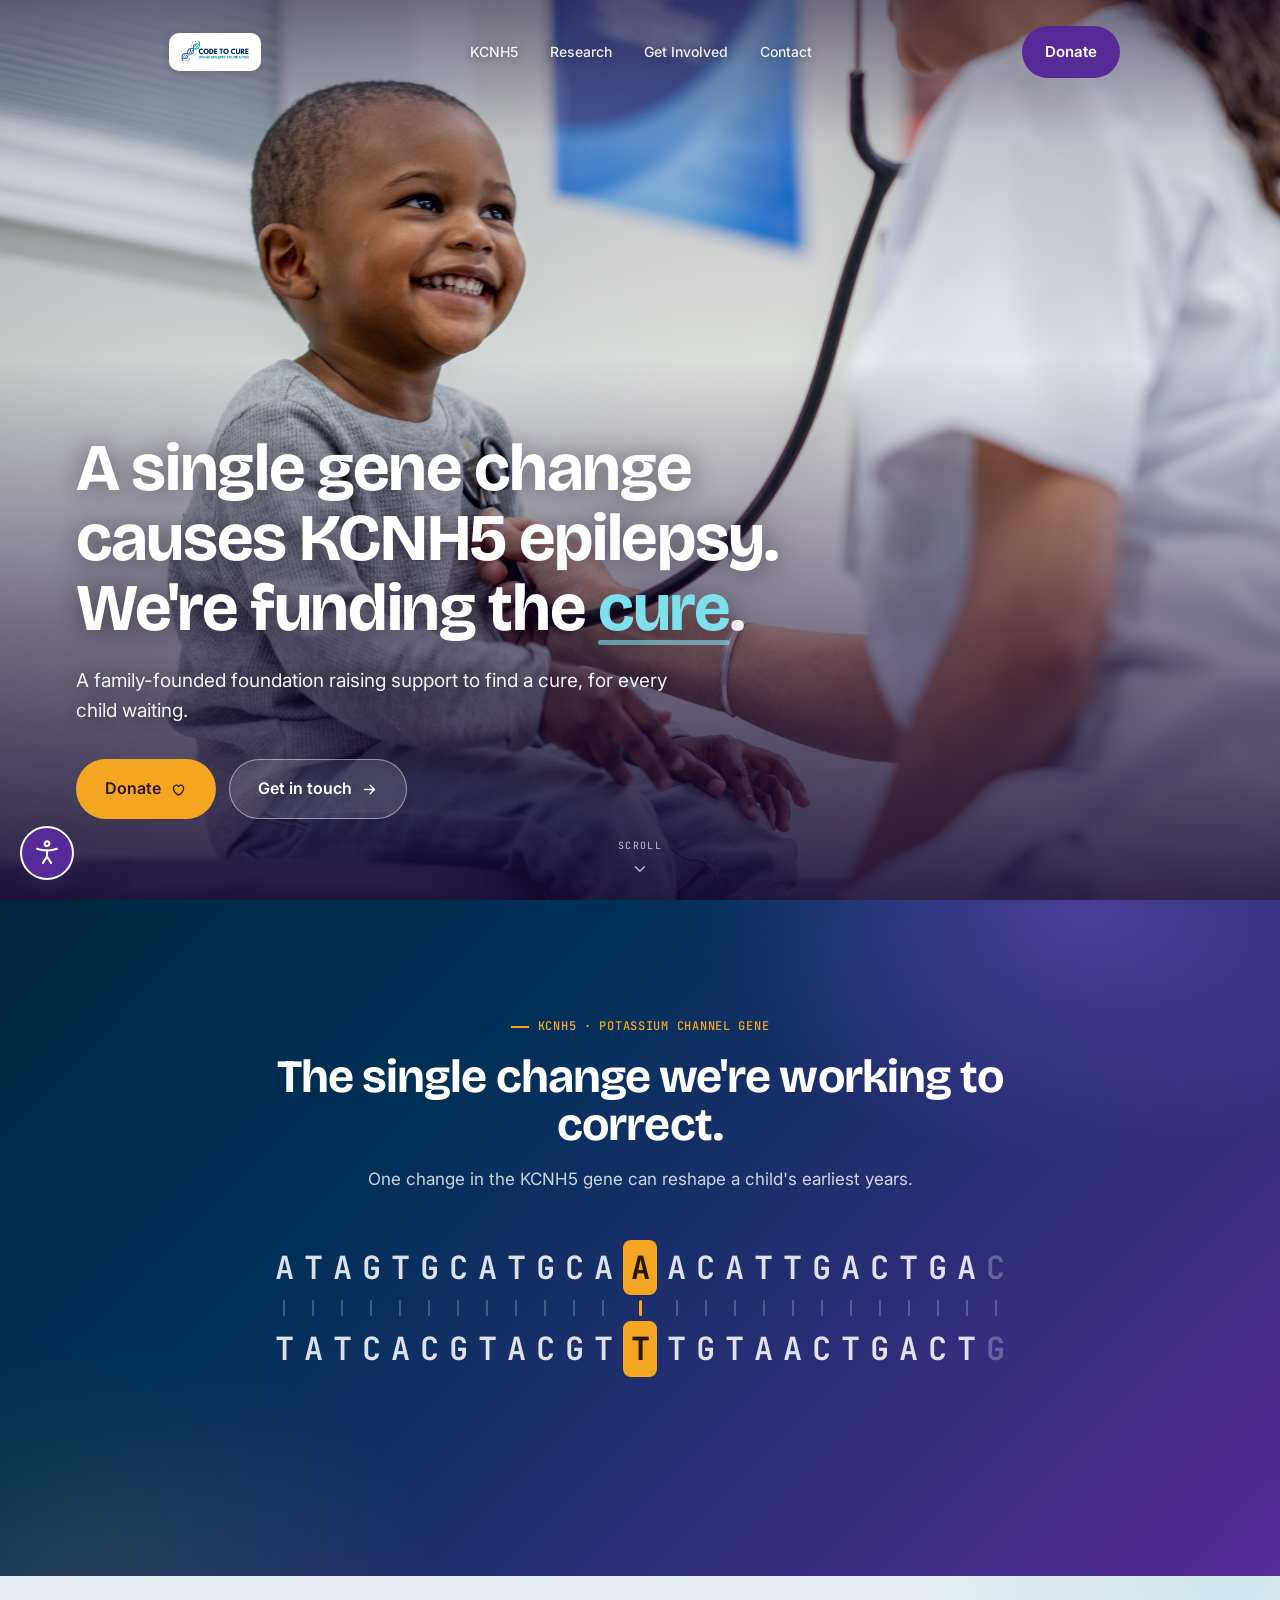
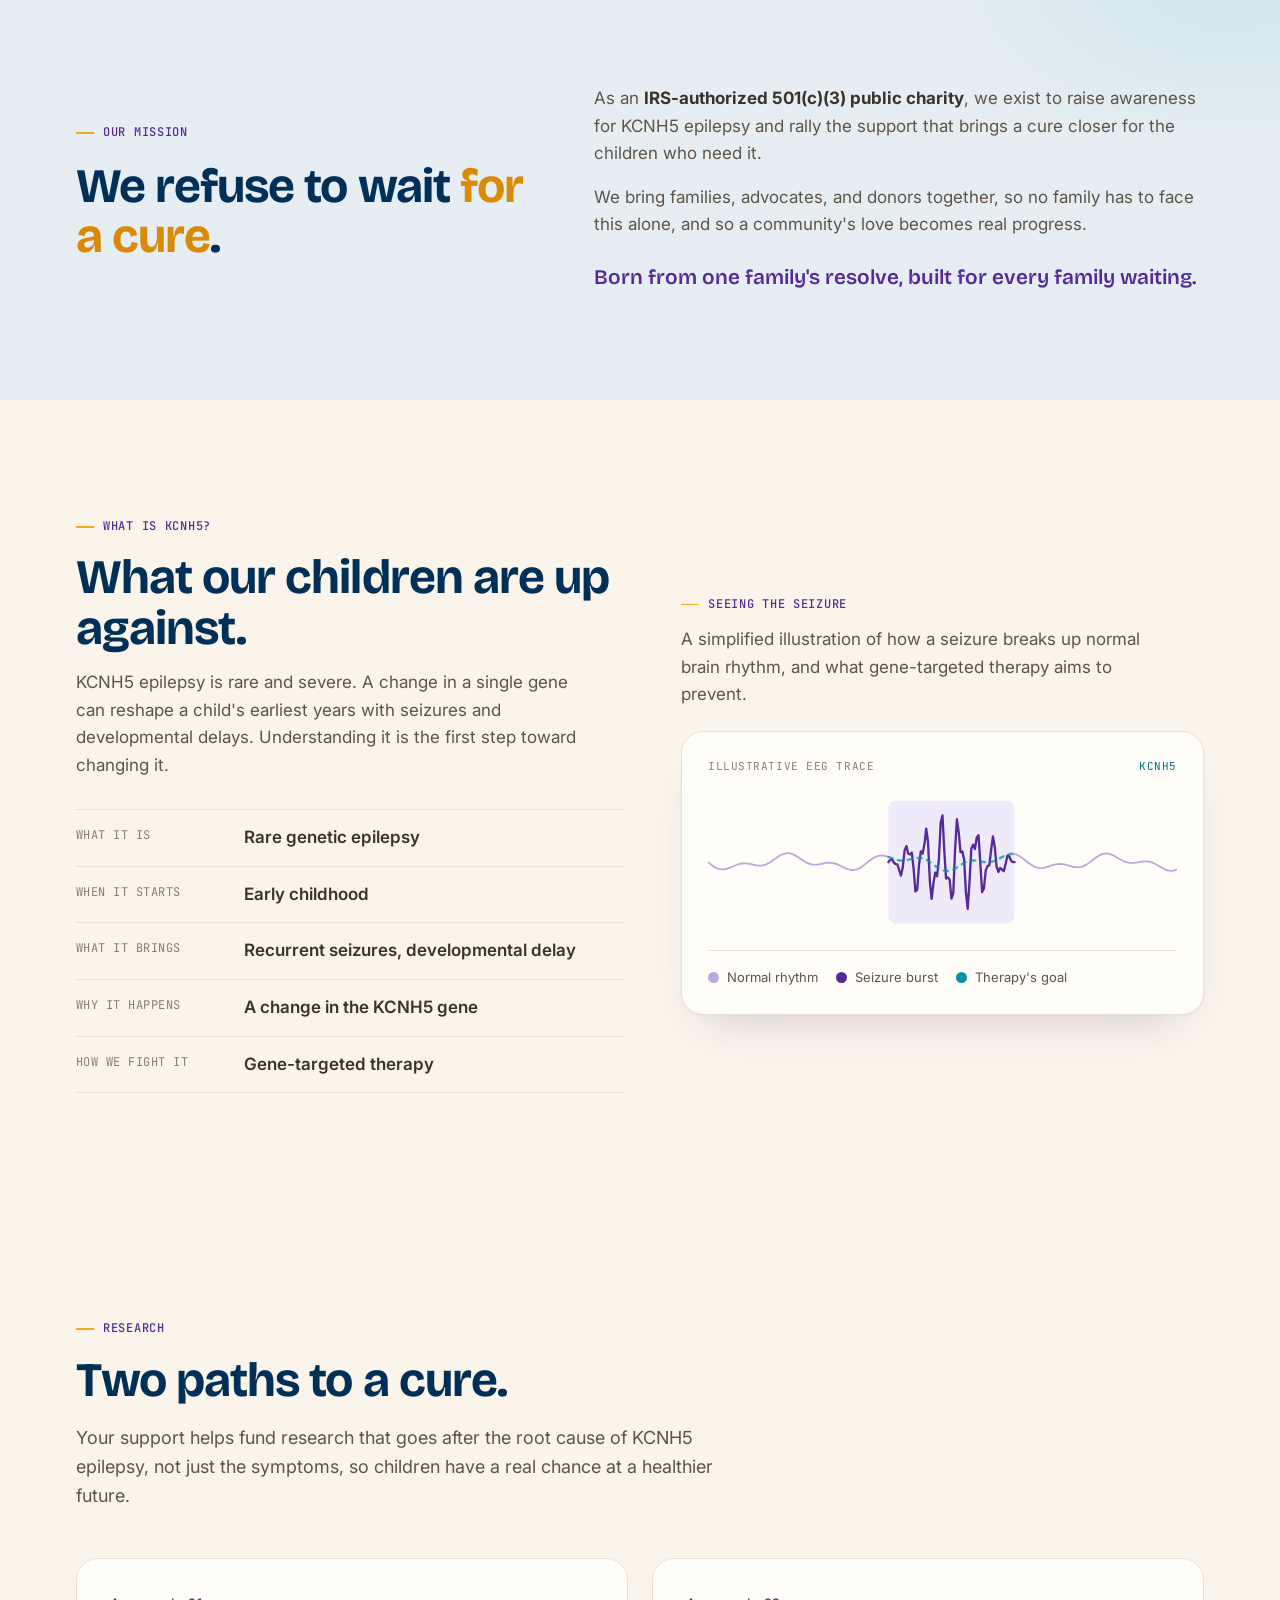
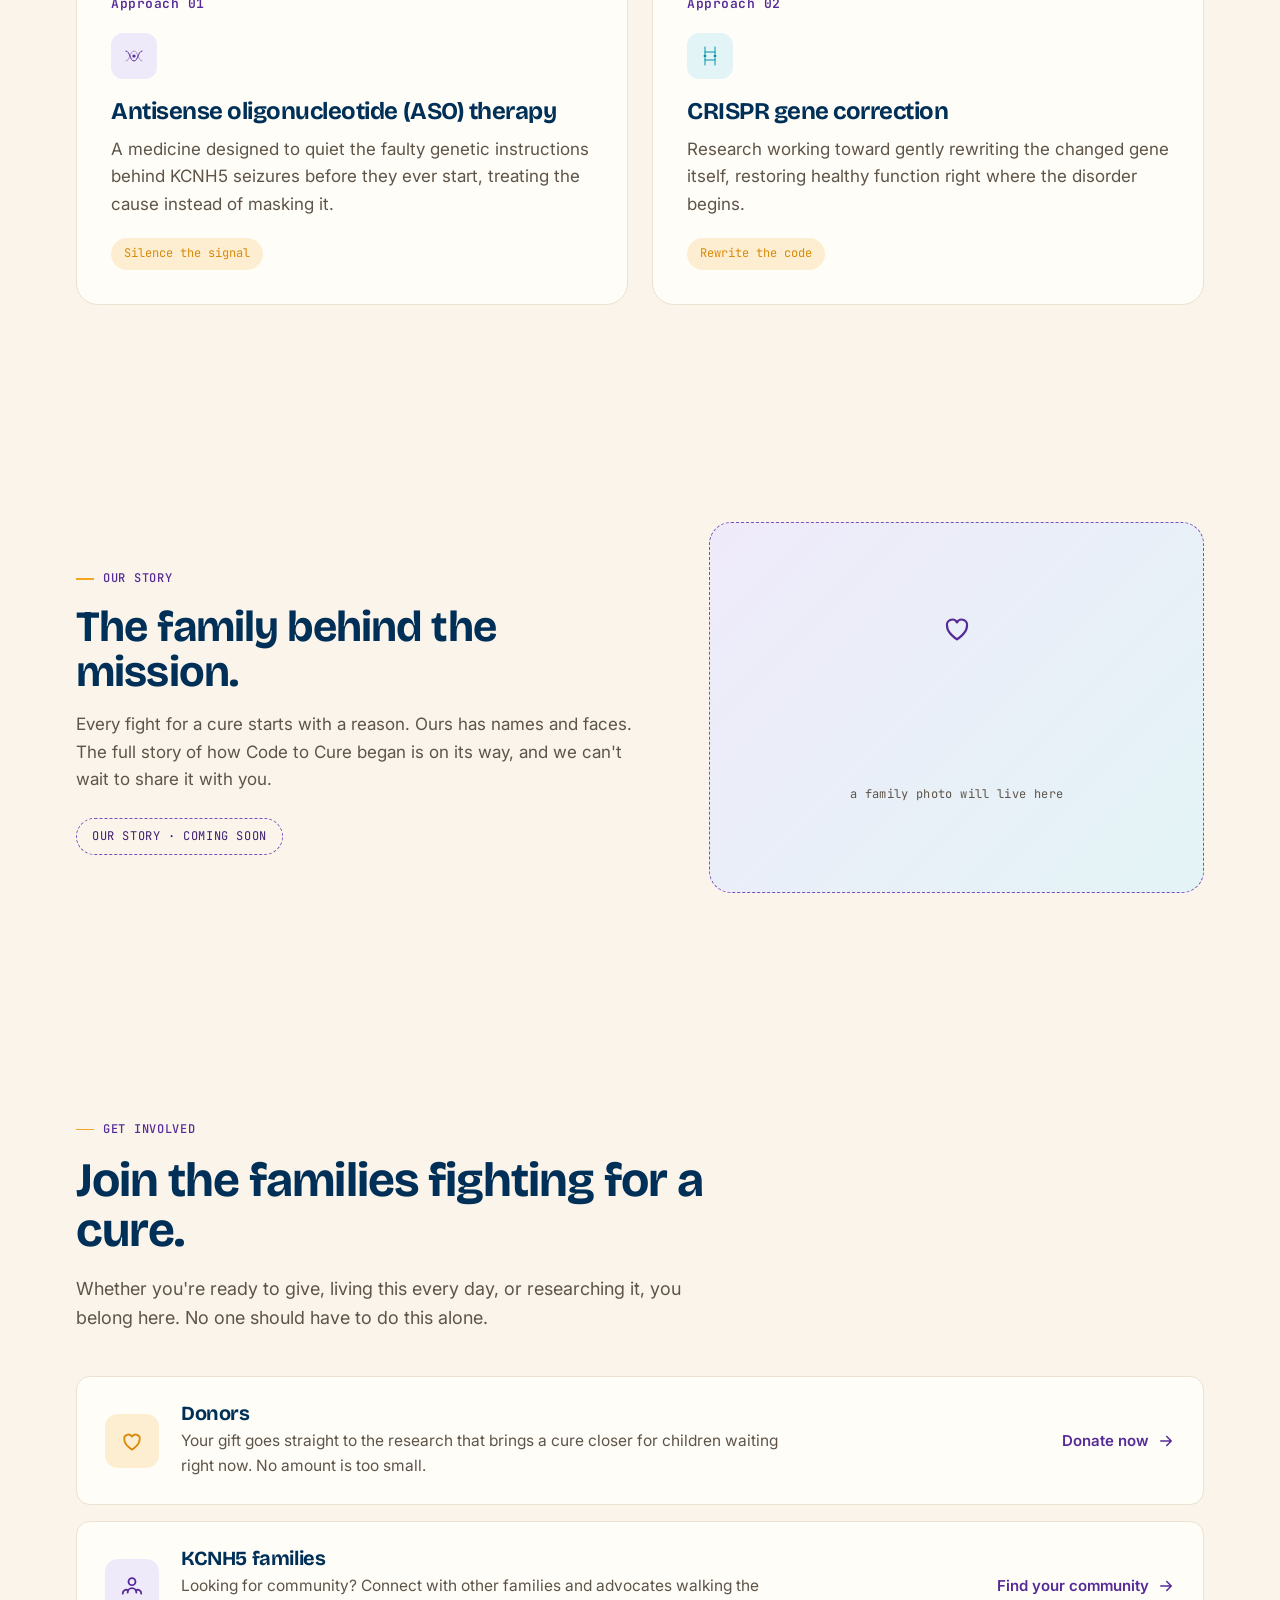
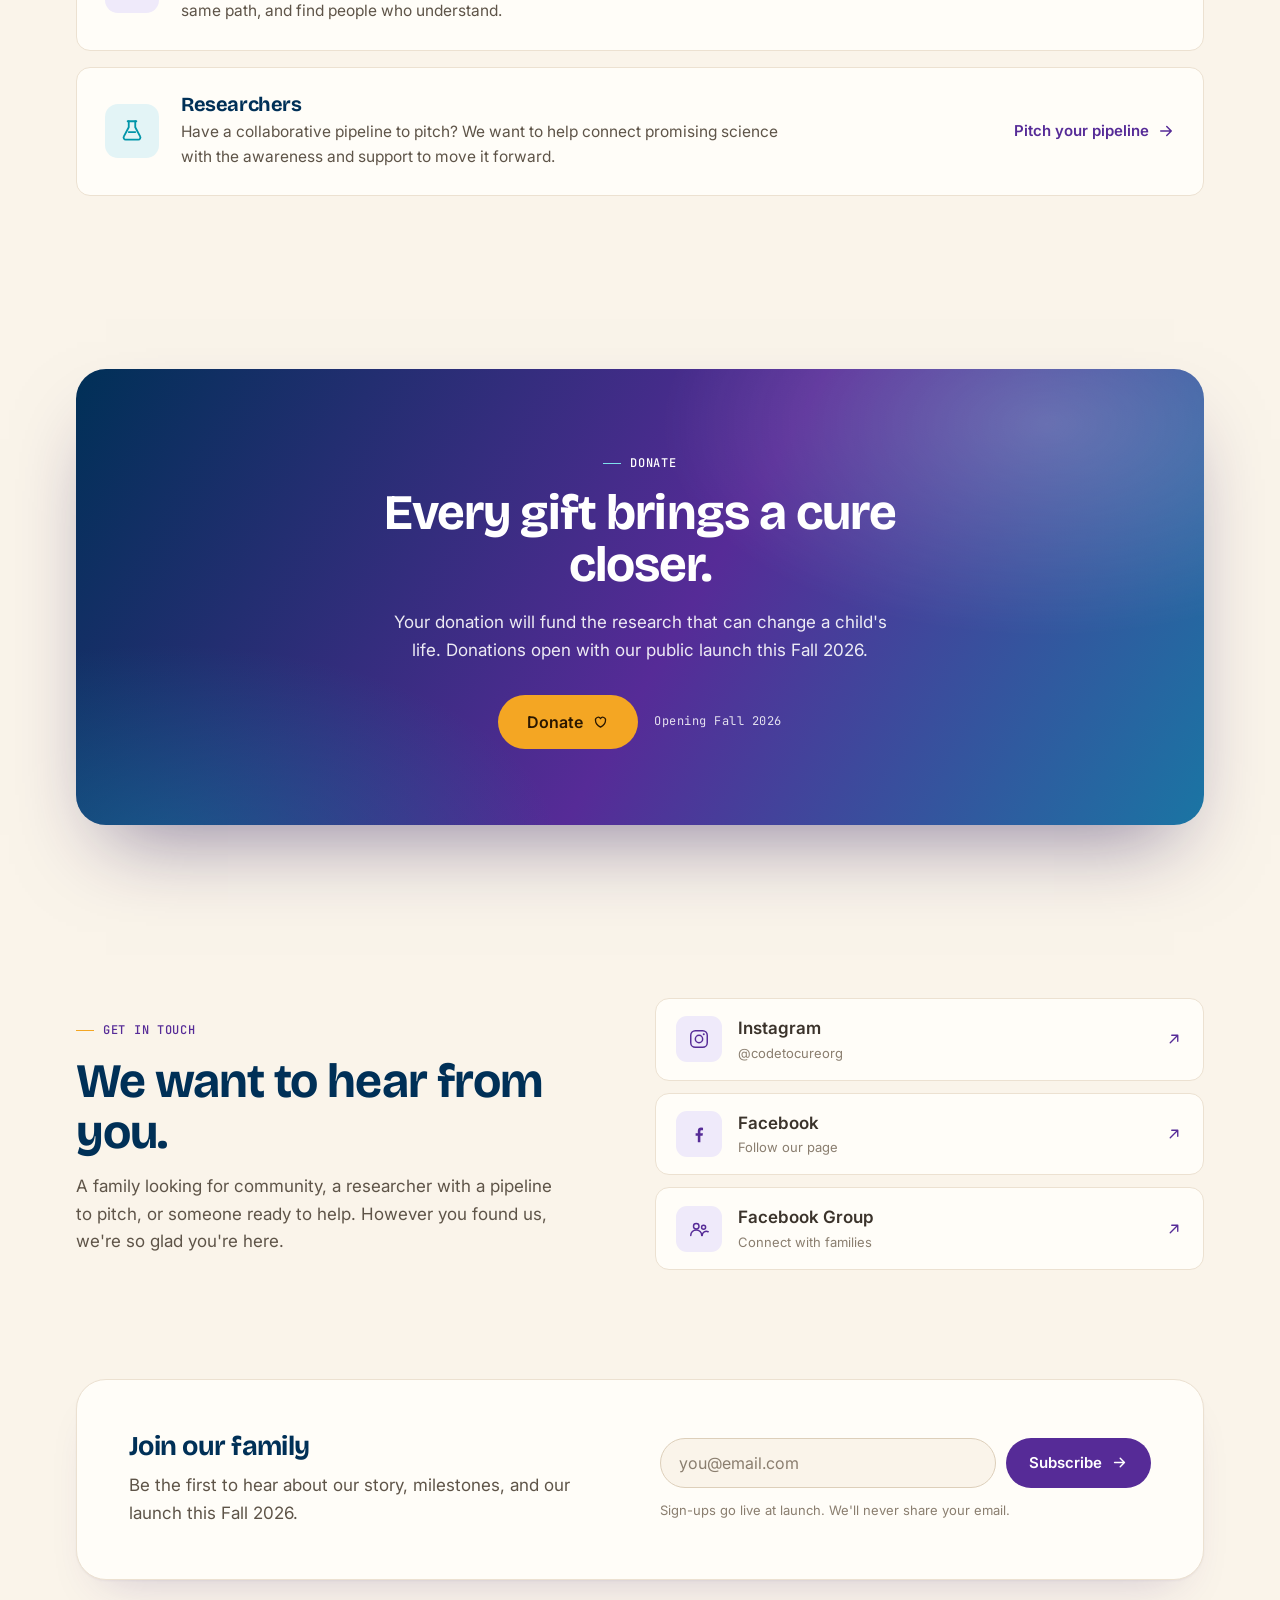
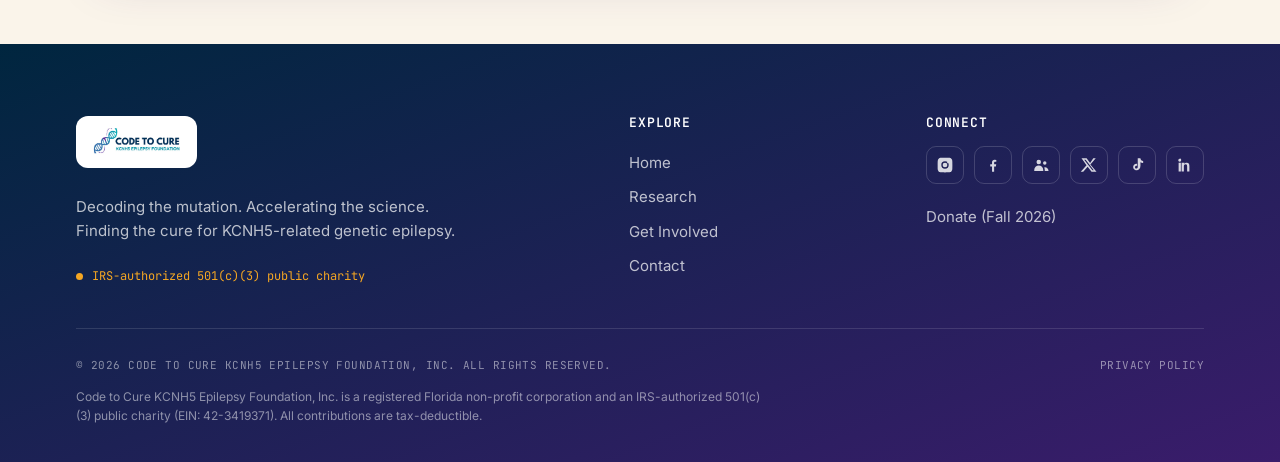
<file: V3/index.html>
<!DOCTYPE html>
<html lang="en">
<head>
<meta charset="UTF-8" />
<meta name="viewport" content="width=device-width, initial-scale=1" />
<title>Code to Cure KCNH5 Epilepsy Foundation</title>
<meta name="description" content="Code to Cure KCNH5 Epilepsy Foundation raises awareness and donor support to accelerate gene-targeted research toward a cure for KCNH5-related genetic epilepsy." />
<meta name="theme-color" content="#3a2070" />
<meta property="og:title" content="Code to Cure KCNH5 Epilepsy Foundation" />
<meta property="og:description" content="A single gene change causes KCNH5 epilepsy. We're funding the cure." />
<meta property="og:type" content="website" />
<link rel="icon" type="image/png" sizes="32x32" href="assets/favicon-32.png" />
<link rel="icon" type="image/png" sizes="64x64" href="assets/favicon.png" />
<link rel="apple-touch-icon" href="assets/apple-touch-icon.png" />
<link rel="preconnect" href="https://fonts.googleapis.com" />
<link rel="preconnect" href="https://fonts.gstatic.com" crossorigin />
<link href="https://fonts.googleapis.com/css2?family=Bricolage+Grotesque:opsz,wght@12..96,400;12..96,500;12..96,600;12..96,700;12..96,800&family=Inter:wght@400;500;600;700&family=JetBrains+Mono:wght@400;500;600;700&display=swap" rel="stylesheet" />
<link rel="stylesheet" href="assets/site.css" />
</head>
<body>
<a class="skip" href="#main">Skip to content</a>

<!-- NAV -->
<div class="nav-shell">
  <nav class="nav" id="nav" aria-label="Primary">
    <a class="brand" href="#top" aria-label="Code to Cure home">
      <img class="brand-logo" src="assets/logo.jpg" alt="Code to Cure, KCNH5 Epilepsy Foundation" />
    </a>
    <div class="nav-links">
      <a href="#kcnh5">KCNH5</a>
      <a href="#science">Research</a>
      <a href="#involve">Get Involved</a>
      <a href="#contact">Contact</a>
    </div>
    <div class="nav-right">
      <a class="btn btn-purple" href="#join">Donate</a>
      <button class="burger" id="burger" aria-label="Open menu" aria-expanded="false"><span></span><span></span><span></span></button>
    </div>
  </nav>
</div>

<div class="overlay" id="overlay">
  <a href="#kcnh5">KCNH5</a>
  <a href="#science">Research</a>
  <a href="#involve">Get Involved</a>
  <a href="#contact">Contact</a>
  <a class="btn btn-signal" href="#join">Donate</a>
</div>

<main id="main">
<span id="top"></span>

<!-- HERO (full screen) -->
<header class="hero">
  <img class="hero-photo" src="assets/hero.jpg" alt="A young child being gently examined during a check-up, smiling" onerror="this.remove()" />
  <div class="hero-shell shell">
    <div class="hero-content">
      <h1>A single gene change causes KCNH5 epilepsy. We're funding the <span class="accent">cure</span>.</h1>
      <p class="lead">A family-founded foundation raising support to find a cure, for every child waiting.</p>
      <div class="hero-cta">
        <a class="btn btn-signal btn-lg" href="#join">Donate
          <span class="ico"><svg viewBox="0 0 24 24" fill="none"><path d="M12 20s-7-4.3-7-9.2A3.8 3.8 0 0 1 12 8a3.8 3.8 0 0 1 7 2.8C19 15.7 12 20 12 20Z" stroke="currentColor" stroke-width="1.8" stroke-linejoin="round"/></svg></span>
        </a>
        <a class="btn btn-ghost-light btn-lg" href="#contact">Get in touch
          <span class="ico"><svg viewBox="0 0 24 24" fill="none"><path d="M5 12h14M13 6l6 6-6 6" stroke="currentColor" stroke-width="2" stroke-linecap="round" stroke-linejoin="round"/></svg></span>
        </a>
      </div>
    </div>
  </div>
  <span class="scroll-cue" aria-hidden="true">Scroll<svg viewBox="0 0 24 24" fill="none"><path d="M6 9l6 6 6-6" stroke="currentColor" stroke-width="2" stroke-linecap="round" stroke-linejoin="round"/></svg></span>
</header>

<!-- GENOME: the single change (signature, animated) -->
<section class="section genome">
  <div class="shell">
    <div class="genome-inner">
      <span class="eyebrow on-dark center">KCNH5 · potassium channel gene</span>
      <h2>The single change we're working to correct.</h2>
      <p class="genome-sub">One change in the KCNH5 gene can reshape a child's earliest years.</p>
      <div class="strip" id="strip"></div>
      <div class="callout" id="callout">
        <span class="cline" aria-hidden="true"></span>
        <span class="clabel">the mutation behind <b>KCNH5</b> epilepsy</span>
      </div>
    </div>
  </div>
</section>

<!-- MISSION (light band, distinct from the dark genome band above) -->
<section class="section mission">
  <div class="shell">
    <span class="anchor" id="mission"></span>
    <div class="mission-grid reveal">
      <div>
        <span class="eyebrow">Our Mission</span>
        <h2 style="margin-top:18px;">We refuse to wait <span class="u">for a cure</span>.</h2>
      </div>
      <div>
        <p class="support">As an <strong>IRS-authorized 501(c)(3) public charity</strong>, we exist to raise awareness for KCNH5 epilepsy and rally the support that brings a cure closer for the children who need it.</p>
        <p class="support">We bring families, advocates, and donors together, so no family has to face this alone, and so a community's love becomes real progress.</p>
        <p class="pull">Born from one family's resolve, built for every family waiting.</p>
      </div>
    </div>
  </div>
</section>

<!-- WHAT IS KCNH5 -->
<section class="section">
  <div class="shell">
    <span class="anchor" id="kcnh5"></span>
    <div class="kcnh">
      <div>
        <span class="eyebrow reveal">What is KCNH5?</span>
        <h2 class="reveal" style="--rd:80ms; margin-top:16px; font-size:clamp(2rem,4vw,3rem);">What our children are up against.</h2>
        <p class="reveal" style="--rd:140ms; color:var(--ink-2); margin-top:16px; max-width:46ch;">KCNH5 epilepsy is rare and severe. A change in a single gene can reshape a child's earliest years with seizures and developmental delays. Understanding it is the first step toward changing it.</p>
        <div class="spec reveal" style="--rd:200ms;">
          <div class="row"><div class="k">What it is</div><div class="v">Rare genetic epilepsy</div></div>
          <div class="row"><div class="k">When it starts</div><div class="v">Early childhood</div></div>
          <div class="row"><div class="k">What it brings</div><div class="v">Recurrent seizures, developmental delay</div></div>
          <div class="row"><div class="k">Why it happens</div><div class="v">A change in the KCNH5 gene</div></div>
          <div class="row"><div class="k">How we fight it</div><div class="v">Gene-targeted therapy</div></div>
        </div>
      </div>
      <div class="reveal" style="--rd:160ms;">
        <span class="eyebrow">Seeing the seizure</span>
        <p class="eeg-intro">A simplified illustration of how a seizure breaks up normal brain rhythm, and what gene-targeted therapy aims to prevent.</p>
        <div class="eeg-card">
          <div class="eeg-lab"><span>Illustrative EEG trace</span><span class="hl">KCNH5</span></div>
          <svg id="eeg" viewBox="0 0 520 160" role="img" aria-label="A simplified EEG trace: a low-amplitude normal rhythm interrupted by a high-amplitude seizure burst, then returning to baseline, with a dashed line showing the calmer rhythm gene-targeted therapy aims to preserve"></svg>
          <div class="eeg-legend">
            <span><i class="calm"></i> Normal rhythm</span>
            <span><i class="burst"></i> Seizure burst</span>
            <span><i class="treat"></i> Therapy's goal</span>
          </div>
        </div>
      </div>
    </div>
  </div>
</section>

<!-- RESEARCH -->
<section class="section">
  <div class="shell">
    <span class="anchor" id="science"></span>
    <div class="head reveal">
      <span class="eyebrow">Research</span>
      <h2>Two paths to a cure.</h2>
      <p>Your support helps fund research that goes after the root cause of KCNH5 epilepsy, not just the symptoms, so children have a real chance at a healthier future.</p>
    </div>
    <div class="paths">
      <div class="path reveal">
        <div class="idx">Approach 01</div>
        <div class="pico" aria-hidden="true"><svg viewBox="0 0 24 24" fill="none" stroke-linecap="round" stroke-linejoin="round"><path d="M4 7c4 0 4 10 8 10s4-10 8-10"/><path d="M4 17c4 0 4-10 8-10s4 10 8 10" opacity="0.45"/><circle cx="12" cy="12" r="1.6" fill="currentColor" stroke="none"/></svg></div>
        <h3>Antisense oligonucleotide (ASO) therapy</h3>
        <p>A medicine designed to quiet the faulty genetic instructions behind KCNH5 seizures before they ever start, treating the cause instead of masking it.</p>
        <span class="tag">Silence the signal</span>
      </div>
      <div class="path teal reveal" style="--rd:90ms;">
        <div class="idx">Approach 02</div>
        <div class="pico" aria-hidden="true"><svg viewBox="0 0 24 24" fill="none" stroke-linecap="round" stroke-linejoin="round"><path d="M7 3v7M7 14v7M17 3v7M17 14v7"/><path d="M7 8h10M7 16h10"/><circle cx="7" cy="12" r="1.4" fill="currentColor" stroke="none"/><circle cx="17" cy="12" r="1.4" fill="currentColor" stroke="none"/></svg></div>
        <h3>CRISPR gene correction</h3>
        <p>Research working toward gently rewriting the changed gene itself, restoring healthy function right where the disorder begins.</p>
        <span class="tag">Rewrite the code</span>
      </div>
    </div>
  </div>
</section>

<!-- STORY (open layout) -->
<section class="section">
  <div class="shell">
    <span class="anchor" id="story"></span>
    <div class="story reveal">
      <div>
        <span class="eyebrow">Our Story</span>
        <h2>The family behind the mission.</h2>
        <p>Every fight for a cure starts with a reason. Ours has names and faces. The full story of how Code to Cure began is on its way, and we can't wait to share it with you.</p>
        <span class="soon">Our story · coming soon</span>
      </div>
      <div class="frame" aria-hidden="true">
        <svg viewBox="0 0 24 24" fill="none" width="34" height="34"><path d="M12 20s-7-4.3-7-9.2A3.8 3.8 0 0 1 12 8a3.8 3.8 0 0 1 7 2.8C19 15.7 12 20 12 20Z" stroke="currentColor" stroke-width="1.6" stroke-linejoin="round"/></svg>
        <span class="mono">a family photo will live here</span>
      </div>
    </div>
  </div>
</section>

<!-- GET INVOLVED -->
<section class="section">
  <div class="shell">
    <span class="anchor" id="involve"></span>
    <div class="head reveal">
      <span class="eyebrow">Get Involved</span>
      <h2>Join the families fighting for a cure.</h2>
      <p>Whether you're ready to give, living this every day, or researching it, you belong here. No one should have to do this alone.</p>
    </div>
    <div class="involve">
      <div class="iv warm reveal">
        <span class="ivic" aria-hidden="true"><svg viewBox="0 0 24 24"><path d="M12 20s-7-4.3-7-9.2A3.8 3.8 0 0 1 12 8a3.8 3.8 0 0 1 7 2.8C19 15.7 12 20 12 20Z"/></svg></span>
        <div>
          <h3>Donors</h3>
          <p>Your gift goes straight to the research that brings a cure closer for children waiting right now. No amount is too small.</p>
        </div>
        <a class="ivcta" href="#join">Donate now <svg viewBox="0 0 24 24" fill="none"><path d="M5 12h14M13 6l6 6-6 6" stroke="currentColor" stroke-width="2" stroke-linecap="round" stroke-linejoin="round"/></svg></a>
      </div>
      <div class="iv reveal" style="--rd:90ms;">
        <span class="ivic" aria-hidden="true"><svg viewBox="0 0 24 24"><path d="M16 18a4 4 0 0 0-8 0"/><circle cx="12" cy="8" r="3.2"/><path d="M3.5 19a3.3 3.3 0 0 1 5-3M20.5 19a3.3 3.3 0 0 0-5-3"/></svg></span>
        <div>
          <h3>KCNH5 families</h3>
          <p>Looking for community? Connect with other families and advocates walking the same path, and find people who understand.</p>
        </div>
        <a class="ivcta" href="#contact">Find your community <svg viewBox="0 0 24 24" fill="none"><path d="M5 12h14M13 6l6 6-6 6" stroke="currentColor" stroke-width="2" stroke-linecap="round" stroke-linejoin="round"/></svg></a>
      </div>
      <div class="iv teal reveal" style="--rd:180ms;">
        <span class="ivic" aria-hidden="true"><svg viewBox="0 0 24 24"><path d="M9 3v5.5L4.5 17a2 2 0 0 0 1.8 3h11.4a2 2 0 0 0 1.8-3L15 8.5V3"/><path d="M8 3h8M9 13h6"/></svg></span>
        <div>
          <h3>Researchers</h3>
          <p>Have a collaborative pipeline to pitch? We want to help connect promising science with the awareness and support to move it forward.</p>
        </div>
        <a class="ivcta" href="#contact">Pitch your pipeline <svg viewBox="0 0 24 24" fill="none"><path d="M5 12h14M13 6l6 6-6 6" stroke="currentColor" stroke-width="2" stroke-linecap="round" stroke-linejoin="round"/></svg></a>
      </div>
    </div>
  </div>
</section>

<!-- DONATE -->
<section class="section-tight">
  <div class="shell">
    <span class="anchor" id="join"></span>
    <div class="donate reveal">
      <div class="shell-narrow">
        <span class="eyebrow">Donate</span>
        <h2>Every gift brings a cure closer.</h2>
        <p>Your donation will fund the research that can change a child's life. Donations open with our public launch this Fall 2026.</p>
        <div class="donate-row">
          <button type="button" class="btn btn-signal btn-lg" style="cursor:default;">Donate
            <span class="ico"><svg viewBox="0 0 24 24" fill="none"><path d="M12 20s-7-4.3-7-9.2A3.8 3.8 0 0 1 12 8a3.8 3.8 0 0 1 7 2.8C19 15.7 12 20 12 20Z" stroke="currentColor" stroke-width="1.8" stroke-linejoin="round"/></svg></span>
          </button>
          <span class="donate-note">Opening Fall 2026</span>
        </div>
      </div>
    </div>
  </div>
</section>

<!-- CONTACT -->
<section class="section">
  <div class="shell">
    <span class="anchor" id="contact"></span>
    <div class="contact">
      <div>
        <span class="eyebrow reveal">Get in Touch</span>
        <h2 class="reveal" style="--rd:80ms; margin-top:16px; font-size:clamp(2rem,4vw,3rem);">We want to hear from you.</h2>
        <p class="reveal" style="--rd:140ms; color:var(--ink-2); margin-top:16px; max-width:44ch;">A family looking for community, a researcher with a pipeline to pitch, or someone ready to help. However you found us, we're so glad you're here.</p>
      </div>
      <div class="channels reveal" style="--rd:160ms;">
        <a class="channel" href="https://www.instagram.com/codetocureorg" target="_blank" rel="noopener">
          <span class="ci"><svg viewBox="0 0 24 24" fill="none" stroke="#562b97" stroke-width="1.6"><rect x="3" y="3" width="18" height="18" rx="5"/><circle cx="12" cy="12" r="4"/><circle cx="17.2" cy="6.8" r="1.1" fill="#562b97" stroke="none"/></svg></span>
          <span><span class="t">Instagram</span><span class="s">@codetocureorg</span></span>
          <svg class="arr" viewBox="0 0 24 24" fill="none"><path d="M7 17L17 7M9 7h8v8" stroke="currentColor" stroke-width="1.8" stroke-linecap="round" stroke-linejoin="round"/></svg>
        </a>
        <a class="channel" href="https://www.facebook.com/people/Code-to-Cure/61590799396182/" target="_blank" rel="noopener">
          <span class="ci"><svg viewBox="0 0 24 24" fill="#562b97"><path d="M13.5 21v-7h2.4l.4-2.9h-2.8V9.2c0-.84.26-1.42 1.47-1.42h1.43V5.18A20 20 0 0 0 14.2 5c-2.07 0-3.5 1.27-3.5 3.6v2.5H8.3V14h2.4v7h2.8Z"/></svg></span>
          <span><span class="t">Facebook</span><span class="s">Follow our page</span></span>
          <svg class="arr" viewBox="0 0 24 24" fill="none"><path d="M7 17L17 7M9 7h8v8" stroke="currentColor" stroke-width="1.8" stroke-linecap="round" stroke-linejoin="round"/></svg>
        </a>
        <a class="channel" href="https://www.facebook.com/groups/250204047029924" target="_blank" rel="noopener">
          <span class="ci"><svg viewBox="0 0 24 24" fill="none" stroke="#562b97" stroke-width="1.6" stroke-linecap="round" stroke-linejoin="round"><circle cx="9" cy="9" r="3"/><path d="M3 19a6 6 0 0 1 12 0"/><circle cx="17" cy="10" r="2.2"/><path d="M15.5 19a4.5 4.5 0 0 1 6.5-4"/></svg></span>
          <span><span class="t">Facebook Group</span><span class="s">Connect with families</span></span>
          <svg class="arr" viewBox="0 0 24 24" fill="none"><path d="M7 17L17 7M9 7h8v8" stroke="currentColor" stroke-width="1.8" stroke-linecap="round" stroke-linejoin="round"/></svg>
        </a>
      </div>
    </div>
  </div>
</section>

<!-- SIGNUP -->
<section class="section-tight" style="padding-top:0;">
  <div class="shell">
    <span class="anchor" id="family"></span>
    <div class="signup reveal">
      <div>
        <h3>Join our family</h3>
        <p class="sd">Be the first to hear about our story, milestones, and our launch this Fall 2026.</p>
      </div>
      <form id="subscribe" novalidate>
        <div class="field">
          <input id="email" name="email" type="email" placeholder="you@email.com" autocomplete="email" required aria-label="Email address" />
          <button class="btn btn-purple" type="submit">Subscribe
            <span class="ico"><svg viewBox="0 0 24 24" fill="none"><path d="M5 12h14M13 6l6 6-6 6" stroke="#fff" stroke-width="2" stroke-linecap="round" stroke-linejoin="round"/></svg></span>
          </button>
        </div>
        <p class="formnote">Sign-ups go live at launch. We'll never share your email.</p>
        <p class="ok" id="ok"><svg viewBox="0 0 24 24" fill="none"><path d="M5 13l4 4L19 7" stroke="currentColor" stroke-width="2" stroke-linecap="round" stroke-linejoin="round"/></svg> You're on the list. We'll be in touch.</p>
      </form>
    </div>
  </div>
</section>

</main>

<!-- FOOTER -->
<footer>
  <div class="shell">
    <div class="foot-top">
      <div>
        <a class="foot-brand" href="#top" aria-label="Code to Cure home"><img class="foot-logo" src="assets/logo.jpg" alt="Code to Cure, KCNH5 Epilepsy Foundation" /></a>
        <p class="foot-tag">Decoding the mutation. Accelerating the science. Finding the cure for KCNH5-related genetic epilepsy.</p>
        <span class="foot-status"><span class="dot"></span> IRS-authorized 501(c)(3) public charity</span>
      </div>
      <div class="foot-col">
        <h4>Explore</h4>
        <a href="#top">Home</a>
        <a href="#science">Research</a>
        <a href="#involve">Get Involved</a>
        <a href="#contact">Contact</a>
      </div>
      <div class="foot-col">
        <h4>Connect</h4>
        <div class="socials">
          <a href="https://www.instagram.com/codetocureorg" target="_blank" rel="noopener" aria-label="Instagram"><svg viewBox="0 0 24 24"><path d="M12 2.2c3.2 0 3.6 0 4.85.07 1.17.05 1.8.25 2.23.41.56.22.96.48 1.38.9.42.42.68.82.9 1.38.16.42.36 1.06.41 2.23.06 1.27.07 1.65.07 4.85s0 3.58-.07 4.85c-.05 1.17-.25 1.8-.41 2.23-.22.56-.48.96-.9 1.38-.42.42-.82.68-1.38.9-.42.16-1.06.36-2.23.41-1.27.06-1.65.07-4.85.07s-3.58 0-4.85-.07c-1.17-.05-1.8-.25-2.23-.41a3.7 3.7 0 0 1-1.38-.9 3.7 3.7 0 0 1-.9-1.38c-.16-.42-.36-1.06-.41-2.23C2.2 15.58 2.2 15.2 2.2 12s0-3.58.07-4.85c.05-1.17.25-1.8.41-2.23.22-.56.48-.96.9-1.38.42-.42.82-.68 1.38-.9.42-.16 1.06-.36 2.23-.41C8.42 2.2 8.8 2.2 12 2.2Zm0 4.86A4.94 4.94 0 1 0 12 16.94 4.94 4.94 0 0 0 12 7.06Zm0 1.8a3.14 3.14 0 1 1 0 6.28 3.14 3.14 0 0 1 0-6.28Zm5.13-.33a1.15 1.15 0 1 1-2.3 0 1.15 1.15 0 0 1 2.3 0Z"/></svg></a>
          <a href="https://www.facebook.com/people/Code-to-Cure/61590799396182/" target="_blank" rel="noopener" aria-label="Facebook"><svg viewBox="0 0 24 24"><path d="M13.5 21v-7h2.4l.4-2.9h-2.8V9.2c0-.84.26-1.42 1.47-1.42h1.43V5.18A20 20 0 0 0 14.2 5c-2.07 0-3.5 1.27-3.5 3.6v2.5H8.3V14h2.4v7h2.8Z"/></svg></a>
          <a href="https://www.facebook.com/groups/250204047029924" target="_blank" rel="noopener" aria-label="Facebook Group"><svg viewBox="0 0 24 24"><path d="M9 11a3 3 0 1 0 0-6 3 3 0 0 0 0 6Zm8 .5a2.3 2.3 0 1 0 0-4.6 2.3 2.3 0 0 0 0 4.6ZM3 18.5a6 6 0 0 1 12 0V20H3v-1.5Zm13.2-3.2A4.5 4.5 0 0 1 22 19.5V20h-5v-1.5c0-1.2-.32-2.33-.8-3.2Z"/></svg></a>
          <a href="https://x.com/codetocureorg" target="_blank" rel="noopener" aria-label="X"><svg viewBox="0 0 24 24"><path d="M17.7 3h3.3l-7.2 8.2L22 21h-6.6l-5.2-6.8L4.3 21H1l7.7-8.8L2 3h6.8l4.7 6.2L17.7 3Zm-1.16 16h1.83L7.5 4.9H5.55L16.54 19Z"/></svg></a>
          <a href="https://www.tiktok.com/@codetocure" target="_blank" rel="noopener" aria-label="TikTok"><svg viewBox="0 0 24 24"><path d="M16.5 3c.3 2.2 1.55 3.6 3.7 3.74v2.5c-1.25.12-2.34-.28-3.6-1.04v4.96c0 4.3-3.2 6.6-6.3 5.86-3.34-.8-4.44-4.86-2.2-7.2 1-1.05 2.5-1.5 4-1.27v2.6c-.4-.13-.83-.16-1.26-.05-1.1.27-1.7 1.35-1.4 2.42.3 1.1 1.74 1.6 2.74.85.62-.46.82-1.12.82-2.06V3h3.3Z"/></svg></a>
          <a href="https://www.linkedin.com/company/code-to-cure-org/" target="_blank" rel="noopener" aria-label="LinkedIn"><svg viewBox="0 0 24 24"><path d="M4.98 3.5A2 2 0 1 1 5 7.5a2 2 0 0 1-.02-4ZM3.5 9h3v11.5h-3V9Zm5 0h2.87v1.57h.04c.4-.76 1.38-1.57 2.84-1.57 3.04 0 3.6 2 3.6 4.6v6.9h-3v-6.12c0-1.46-.03-3.34-2.03-3.34-2.03 0-2.34 1.59-2.34 3.23v6.23h-3V9Z"/></svg></a>
        </div>
        <a href="#join">Donate (Fall 2026)</a>
      </div>
    </div>
    <div class="foot-bottom">
      <div class="foot-bottom-row">
        <span class="copy">© 2026 Code to Cure KCNH5 Epilepsy Foundation, Inc. All Rights Reserved.</span>
        <a class="foot-privacy" href="privacy-policy.html">Privacy Policy</a>
      </div>
      <span class="foot-legal">Code to Cure KCNH5 Epilepsy Foundation, Inc. is a registered Florida non-profit corporation and an IRS-authorized 501(c)(3) public charity (EIN: 42-3419371). All contributions are tax-deductible.</span>
    </div>
  </div>
</footer>

<!-- ACCESSIBILITY WIDGET -->
<button class="a11y-fab" id="a11yFab" aria-label="Accessibility options" aria-expanded="false" aria-controls="a11yPanel" title="Accessibility options">
  <svg viewBox="0 0 24 24" aria-hidden="true"><circle cx="12" cy="4" r="2"/><path d="M3.5 8.4c2.5 1 5.4 1.5 8.5 1.5s6-.5 8.5-1.5M12 9.5V15M12 15l-3.5 5.5M12 15l3.5 5.5"/></svg>
</button>
<div class="a11y-panel" id="a11yPanel" role="dialog" aria-label="Accessibility options" aria-modal="false">
  <div class="a11y-head">
    <h2>Accessibility</h2>
    <button class="a11y-close" id="a11yClose" aria-label="Close accessibility menu"><svg viewBox="0 0 24 24" aria-hidden="true"><path d="M6 6l12 12M18 6L6 18"/></svg></button>
  </div>
  <div class="a11y-grid">
    <button class="a11y-opt" data-opt="text" aria-pressed="false"><svg viewBox="0 0 24 24" aria-hidden="true"><path d="M4 18L9 6l5 12M5.7 14h6.6"/><path d="M18 13v7M15 16l3-3 3 3"/></svg><span>Bigger Text</span><span class="state">Off</span></button>
    <button class="a11y-opt" data-opt="line" aria-pressed="false"><svg viewBox="0 0 24 24" aria-hidden="true"><path d="M9 6h11M9 12h11M9 18h11"/><path d="M4 5v14M4 5L2.6 6.4M4 5l1.4 1.4M4 19l-1.4-1.4M4 19l1.4-1.4"/></svg><span>Line Spacing</span><span class="state">Off</span></button>
    <button class="a11y-opt" data-opt="letter" aria-pressed="false"><svg viewBox="0 0 24 24" aria-hidden="true"><path d="M9 6v12M15 6v12"/><path d="M6 12H3M21 12h-3"/><path d="M4.4 10.6L3 12l1.4 1.4M19.6 10.6L21 12l-1.4 1.4"/></svg><span>Letter Spacing</span><span class="state">Off</span></button>
    <button class="a11y-opt" data-opt="links" aria-pressed="false"><svg viewBox="0 0 24 24" aria-hidden="true"><path d="M10 14a3.6 3.6 0 0 0 5.1 0l2.8-2.8a3.6 3.6 0 0 0-5.1-5.1l-1.4 1.4"/><path d="M14 10a3.6 3.6 0 0 0-5.1 0L6.1 12.8a3.6 3.6 0 0 0 5.1 5.1l1.4-1.4"/></svg><span>Highlight Links</span><span class="state">Off</span></button>
    <button class="a11y-opt" data-opt="contrast" aria-pressed="false"><svg viewBox="0 0 24 24" aria-hidden="true"><circle cx="12" cy="12" r="9"/><path d="M12 3a9 9 0 0 1 0 18z" fill="currentColor" stroke="none"/></svg><span>High Contrast</span><span class="state">Off</span></button>
    <button class="a11y-opt" data-opt="noanim" aria-pressed="false"><svg viewBox="0 0 24 24" aria-hidden="true"><path d="M9 5v14M15 5v14"/></svg><span>Pause Motion</span><span class="state">Off</span></button>
    <button class="a11y-opt" data-opt="dyslexia" aria-pressed="false"><svg viewBox="0 0 24 24" aria-hidden="true"><path d="M4 5.5A1.5 1.5 0 0 1 5.5 4H11v16H5.5A1.5 1.5 0 0 0 4 21.5zM20 5.5A1.5 1.5 0 0 0 18.5 4H13v16h5.5A1.5 1.5 0 0 1 20 21.5z"/></svg><span>Readable Font</span><span class="state">Off</span></button>
    <button class="a11y-opt" data-opt="cursor" aria-pressed="false"><svg viewBox="0 0 24 24" aria-hidden="true"><path d="M6 4l13 7.4-5.4 1.3L11 20z"/></svg><span>Big Cursor</span><span class="state">Off</span></button>
  </div>
  <button class="a11y-reset" id="a11yReset"><svg viewBox="0 0 24 24" aria-hidden="true"><path d="M4 4v5h5M20 20v-5h-5"/><path d="M19 9a8 8 0 0 0-14.3-2.3M5 15a8 8 0 0 0 14.3 2.3"/></svg> Reset all</button>
  <p class="a11y-note">Your settings are saved on this device.</p>
</div>

<script src="assets/site.js"></script>
</body>
</html>
</file>
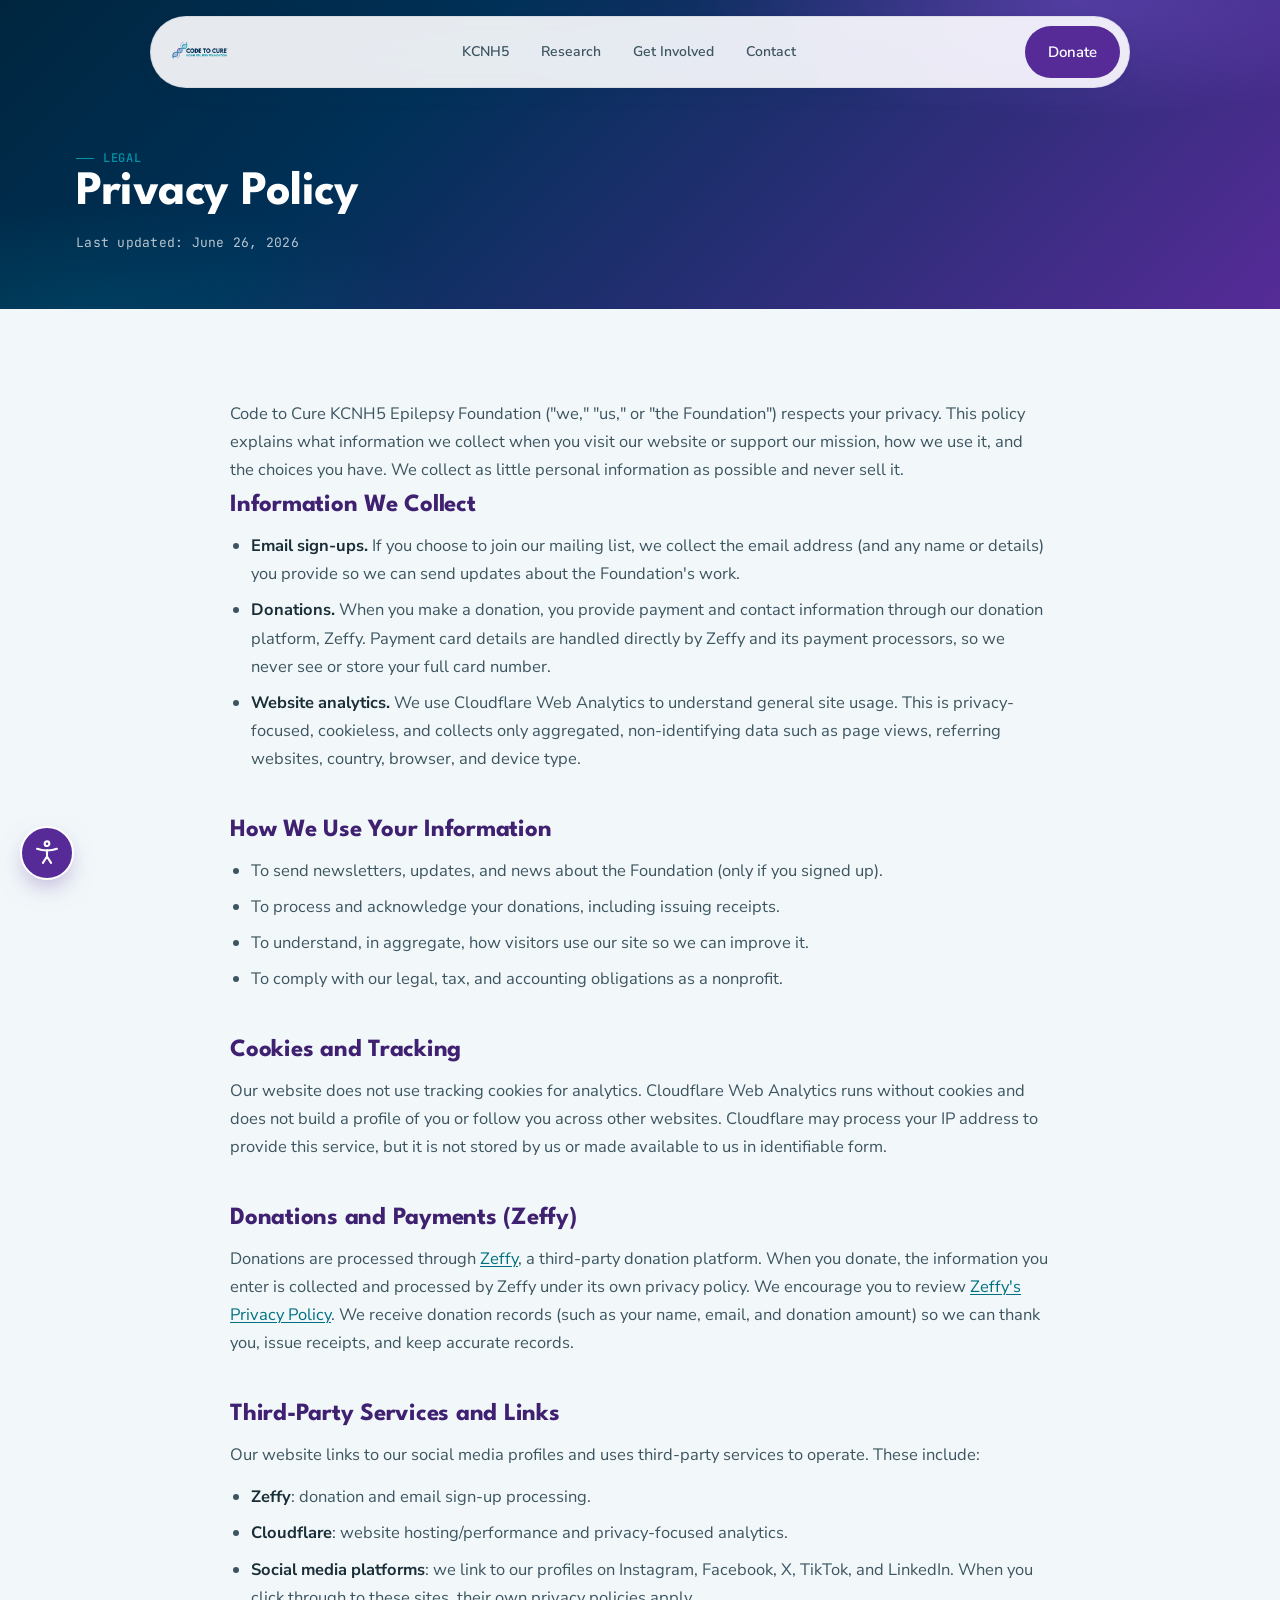
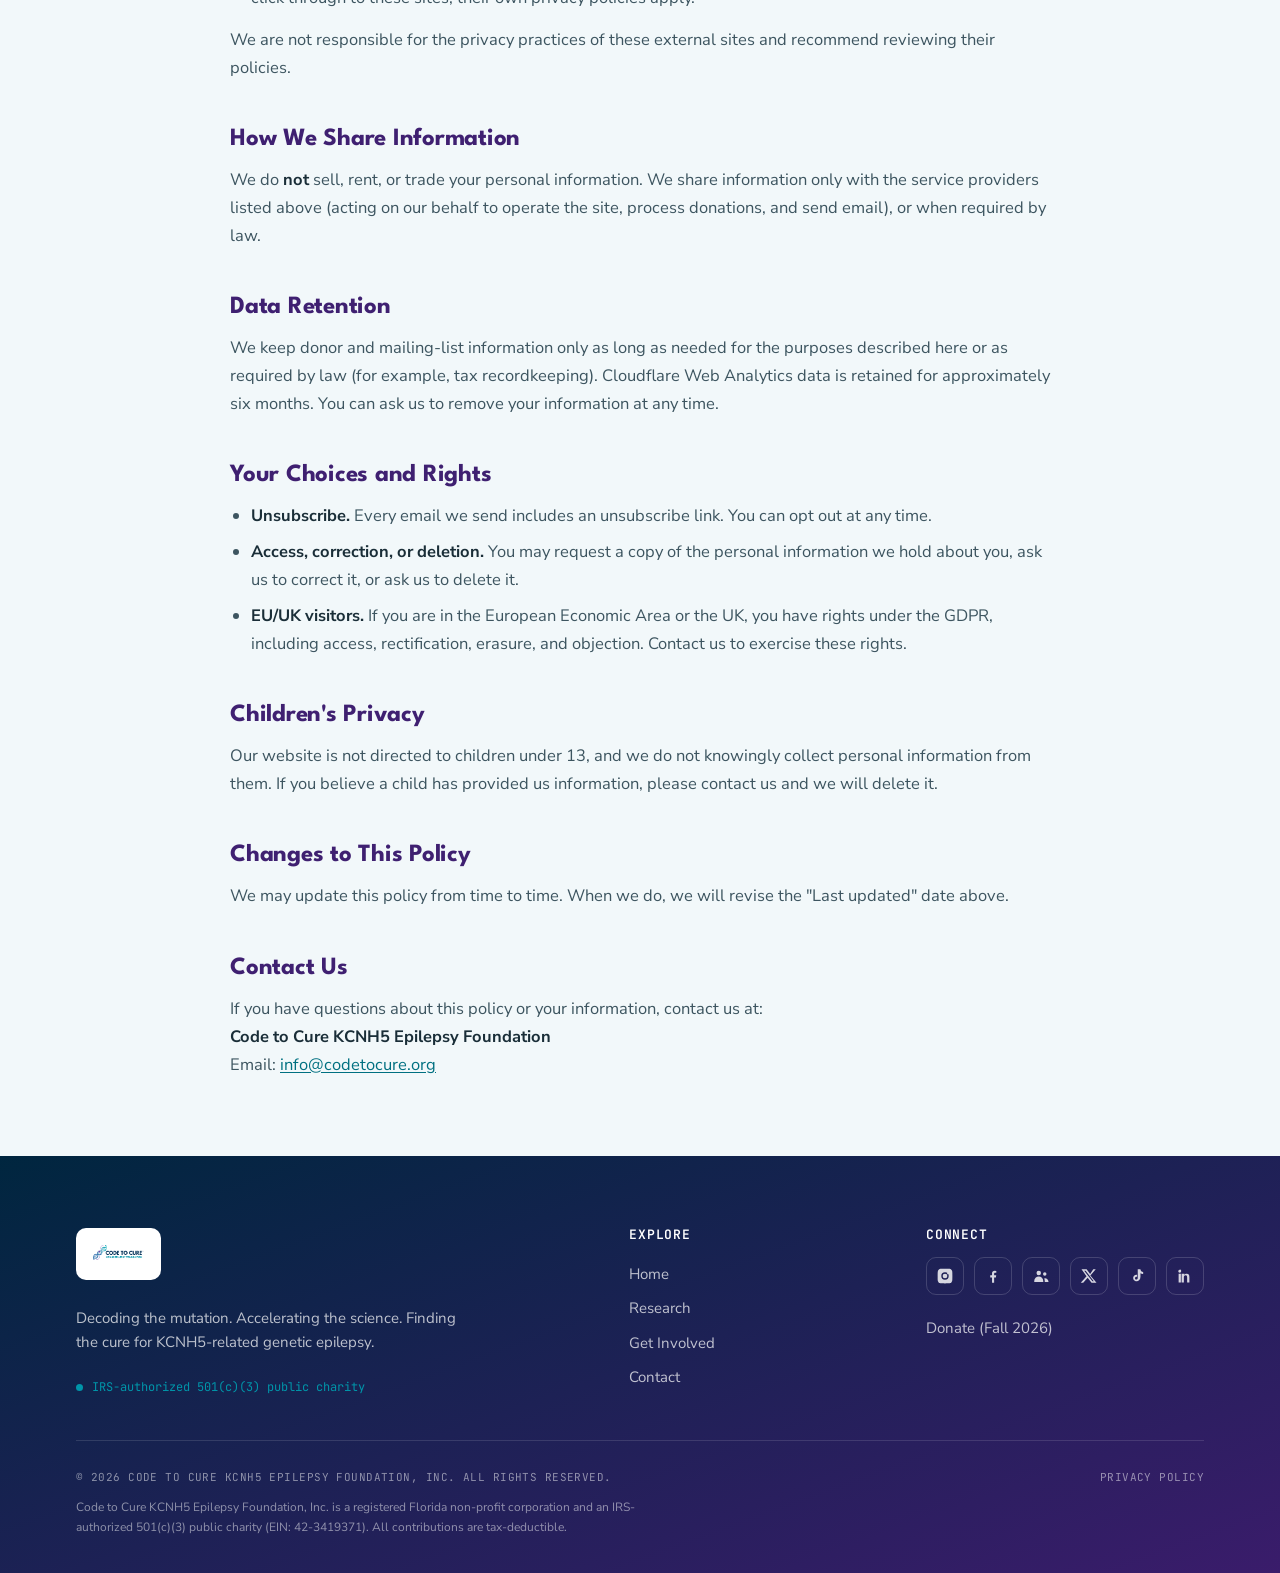
<file: privacy-policy.html>
<!DOCTYPE html>
<html lang="en">
<head>
<meta charset="UTF-8" />
<meta name="viewport" content="width=device-width, initial-scale=1" />
<title>Privacy Policy | Code to Cure KCNH5 Epilepsy Foundation</title>
<meta name="description" content="How Code to Cure KCNH5 Epilepsy Foundation collects, uses, and protects your information." />
<meta name="theme-color" content="#3a2070" />
<link rel="icon" type="image/png" sizes="32x32" href="assets/favicon-32.png" />
<link rel="icon" type="image/png" sizes="64x64" href="assets/favicon.png" />
<link rel="apple-touch-icon" href="assets/apple-touch-icon.png" />
<link rel="preconnect" href="https://fonts.googleapis.com" />
<link rel="preconnect" href="https://fonts.gstatic.com" crossorigin />
<link href="https://fonts.googleapis.com/css2?family=League+Spartan:wght@400;500;600;700;800&family=Nunito+Sans:ital,opsz,wght@0,6..12,300;0,6..12,400;0,6..12,600;0,6..12,700;1,6..12,400&family=JetBrains+Mono:wght@400;500;600;700&display=swap" rel="stylesheet" />
<link rel="stylesheet" href="assets/site.css" />
</head>
<body>
<a class="skip" href="#main">Skip to content</a>

<!-- NAV -->
<div class="nav-shell">
  <nav class="nav scrolled" id="nav" aria-label="Primary">
    <a class="brand" href="index.html" aria-label="Code to Cure home">
      <img class="brand-logo" src="assets/logo.png" alt="Code to Cure, KCNH5 Epilepsy Foundation" />
    </a>
    <div class="nav-links">
      <a href="index.html#kcnh5">KCNH5</a>
      <a href="index.html#science">Research</a>
      <a href="index.html#involve">Get Involved</a>
      <a href="index.html#contact">Contact</a>
    </div>
    <div class="nav-right">
      <a class="btn btn-purple" href="index.html#join">Donate</a>
      <button class="burger" id="burger" aria-label="Open menu" aria-expanded="false"><span></span><span></span><span></span></button>
    </div>
  </nav>
</div>

<div class="overlay" id="overlay">
  <a href="index.html#kcnh5">KCNH5</a>
  <a href="index.html#science">Research</a>
  <a href="index.html#involve">Get Involved</a>
  <a href="index.html#contact">Contact</a>
  <a class="btn btn-signal" href="index.html#join">Donate</a>
</div>

<main id="main">

<!-- PAGE HEADER -->
<header class="legal-hero">
  <div class="shell">
    <span class="eyebrow on-dark">Legal</span>
    <h1>Privacy Policy</h1>
    <p class="updated">Last updated: June 26, 2026</p>
  </div>
</header>

<!-- CONTENT -->
<section class="section">
  <div class="shell">
    <div class="legal">

      <p>
        Code to Cure KCNH5 Epilepsy Foundation ("we," "us," or "the Foundation") respects your privacy.
        This policy explains what information we collect when you visit our website or support our mission,
        how we use it, and the choices you have. We collect as little personal information as possible and
        never sell it.
      </p>

      <h2>Information We Collect</h2>
      <ul>
        <li><strong>Email sign-ups.</strong> If you choose to join our mailing list, we collect the email address (and any name or details) you provide so we can send updates about the Foundation's work.</li>
        <li><strong>Donations.</strong> When you make a donation, you provide payment and contact information through our donation platform, Zeffy. Payment card details are handled directly by Zeffy and its payment processors, so we never see or store your full card number.</li>
        <li><strong>Website analytics.</strong> We use Cloudflare Web Analytics to understand general site usage. This is privacy-focused, cookieless, and collects only aggregated, non-identifying data such as page views, referring websites, country, browser, and device type.</li>
      </ul>

      <h2>How We Use Your Information</h2>
      <ul>
        <li>To send newsletters, updates, and news about the Foundation (only if you signed up).</li>
        <li>To process and acknowledge your donations, including issuing receipts.</li>
        <li>To understand, in aggregate, how visitors use our site so we can improve it.</li>
        <li>To comply with our legal, tax, and accounting obligations as a nonprofit.</li>
      </ul>

      <h2>Cookies and Tracking</h2>
      <p>
        Our website does not use tracking cookies for analytics. Cloudflare Web Analytics runs without cookies
        and does not build a profile of you or follow you across other websites. Cloudflare may process your
        IP address to provide this service, but it is not stored by us or made available to us in identifiable form.
      </p>

      <h2>Donations and Payments (Zeffy)</h2>
      <p>
        Donations are processed through <a href="https://www.zeffy.com/" target="_blank" rel="noopener">Zeffy</a>,
        a third-party donation platform. When you donate, the information you enter is collected and processed by
        Zeffy under its own privacy policy. We encourage you to review
        <a href="https://support.zeffy.com/data-privacy-policy-5tndw" target="_blank" rel="noopener">Zeffy's Privacy Policy</a>.
        We receive donation records (such as your name, email, and donation amount) so we can thank you,
        issue receipts, and keep accurate records.
      </p>

      <h2>Third-Party Services and Links</h2>
      <p>Our website links to our social media profiles and uses third-party services to operate. These include:</p>
      <ul>
        <li><strong>Zeffy</strong>: donation and email sign-up processing.</li>
        <li><strong>Cloudflare</strong>: website hosting/performance and privacy-focused analytics.</li>
        <li><strong>Social media platforms</strong>: we link to our profiles on Instagram, Facebook, X, TikTok, and LinkedIn. When you click through to these sites, their own privacy policies apply.</li>
      </ul>
      <p>We are not responsible for the privacy practices of these external sites and recommend reviewing their policies.</p>

      <h2>How We Share Information</h2>
      <p>
        We do <strong>not</strong> sell, rent, or trade your personal information. We share information only with the
        service providers listed above (acting on our behalf to operate the site, process donations, and send email),
        or when required by law.
      </p>

      <h2>Data Retention</h2>
      <p>
        We keep donor and mailing-list information only as long as needed for the purposes described here or as
        required by law (for example, tax recordkeeping). Cloudflare Web Analytics data is retained for approximately
        six months. You can ask us to remove your information at any time.
      </p>

      <h2>Your Choices and Rights</h2>
      <ul>
        <li><strong>Unsubscribe.</strong> Every email we send includes an unsubscribe link. You can opt out at any time.</li>
        <li><strong>Access, correction, or deletion.</strong> You may request a copy of the personal information we hold about you, ask us to correct it, or ask us to delete it.</li>
        <li><strong>EU/UK visitors.</strong> If you are in the European Economic Area or the UK, you have rights under the GDPR, including access, rectification, erasure, and objection. Contact us to exercise these rights.</li>
      </ul>

      <h2>Children's Privacy</h2>
      <p>
        Our website is not directed to children under 13, and we do not knowingly collect personal information from them.
        If you believe a child has provided us information, please contact us and we will delete it.
      </p>

      <h2>Changes to This Policy</h2>
      <p>We may update this policy from time to time. When we do, we will revise the "Last updated" date above.</p>

      <h2>Contact Us</h2>
      <p>
        If you have questions about this policy or your information, contact us at:
        <br /><strong>Code to Cure KCNH5 Epilepsy Foundation</strong>
        <br />Email: <a href="mailto:info@codetocure.org">info@codetocure.org</a>
      </p>

    </div>
  </div>
</section>

</main>

<!-- FOOTER -->
<footer>
  <div class="shell">
    <div class="foot-top">
      <div>
        <a class="foot-brand" href="index.html" aria-label="Code to Cure home"><img class="foot-logo" src="assets/logo.png" alt="Code to Cure, KCNH5 Epilepsy Foundation" /></a>
        <p class="foot-tag">Decoding the mutation. Accelerating the science. Finding the cure for KCNH5-related genetic epilepsy.</p>
        <span class="foot-status"><span class="dot"></span> IRS-authorized 501(c)(3) public charity</span>
      </div>
      <div class="foot-col">
        <h4>Explore</h4>
        <a href="index.html">Home</a>
        <a href="index.html#science">Research</a>
        <a href="index.html#involve">Get Involved</a>
        <a href="index.html#contact">Contact</a>
      </div>
      <div class="foot-col">
        <h4>Connect</h4>
        <div class="socials">
          <a href="https://www.instagram.com/codetocureorg" target="_blank" rel="noopener" aria-label="Instagram"><svg viewBox="0 0 24 24"><path d="M12 2.2c3.2 0 3.6 0 4.85.07 1.17.05 1.8.25 2.23.41.56.22.96.48 1.38.9.42.42.68.82.9 1.38.16.42.36 1.06.41 2.23.06 1.27.07 1.65.07 4.85s0 3.58-.07 4.85c-.05 1.17-.25 1.8-.41 2.23-.22.56-.48.96-.9 1.38-.42.42-.82.68-1.38.9-.42.16-1.06.36-2.23.41-1.27.06-1.65.07-4.85.07s-3.58 0-4.85-.07c-1.17-.05-1.8-.25-2.23-.41a3.7 3.7 0 0 1-1.38-.9 3.7 3.7 0 0 1-.9-1.38c-.16-.42-.36-1.06-.41-2.23C2.2 15.58 2.2 15.2 2.2 12s0-3.58.07-4.85c.05-1.17.25-1.8.41-2.23.22-.56.48-.96.9-1.38.42-.42.82-.68 1.38-.9.42-.16 1.06-.36 2.23-.41C8.42 2.2 8.8 2.2 12 2.2Zm0 4.86A4.94 4.94 0 1 0 12 16.94 4.94 4.94 0 0 0 12 7.06Zm0 1.8a3.14 3.14 0 1 1 0 6.28 3.14 3.14 0 0 1 0-6.28Zm5.13-.33a1.15 1.15 0 1 1-2.3 0 1.15 1.15 0 0 1 2.3 0Z"/></svg></a>
          <a href="https://www.facebook.com/people/Code-to-Cure/61590799396182/" target="_blank" rel="noopener" aria-label="Facebook"><svg viewBox="0 0 24 24"><path d="M13.5 21v-7h2.4l.4-2.9h-2.8V9.2c0-.84.26-1.42 1.47-1.42h1.43V5.18A20 20 0 0 0 14.2 5c-2.07 0-3.5 1.27-3.5 3.6v2.5H8.3V14h2.4v7h2.8Z"/></svg></a>
          <a href="https://www.facebook.com/groups/250204047029924" target="_blank" rel="noopener" aria-label="Facebook Group"><svg viewBox="0 0 24 24"><path d="M9 11a3 3 0 1 0 0-6 3 3 0 0 0 0 6Zm8 .5a2.3 2.3 0 1 0 0-4.6 2.3 2.3 0 0 0 0 4.6ZM3 18.5a6 6 0 0 1 12 0V20H3v-1.5Zm13.2-3.2A4.5 4.5 0 0 1 22 19.5V20h-5v-1.5c0-1.2-.32-2.33-.8-3.2Z"/></svg></a>
          <a href="https://x.com/codetocureorg" target="_blank" rel="noopener" aria-label="X"><svg viewBox="0 0 24 24"><path d="M17.7 3h3.3l-7.2 8.2L22 21h-6.6l-5.2-6.8L4.3 21H1l7.7-8.8L2 3h6.8l4.7 6.2L17.7 3Zm-1.16 16h1.83L7.5 4.9H5.55L16.54 19Z"/></svg></a>
          <a href="https://www.tiktok.com/@codetocure" target="_blank" rel="noopener" aria-label="TikTok"><svg viewBox="0 0 24 24"><path d="M16.5 3c.3 2.2 1.55 3.6 3.7 3.74v2.5c-1.25.12-2.34-.28-3.6-1.04v4.96c0 4.3-3.2 6.6-6.3 5.86-3.34-.8-4.44-4.86-2.2-7.2 1-1.05 2.5-1.5 4-1.27v2.6c-.4-.13-.83-.16-1.26-.05-1.1.27-1.7 1.35-1.4 2.42.3 1.1 1.74 1.6 2.74.85.62-.46.82-1.12.82-2.06V3h3.3Z"/></svg></a>
          <a href="https://www.linkedin.com/company/code-to-cure-org/" target="_blank" rel="noopener" aria-label="LinkedIn"><svg viewBox="0 0 24 24"><path d="M4.98 3.5A2 2 0 1 1 5 7.5a2 2 0 0 1-.02-4ZM3.5 9h3v11.5h-3V9Zm5 0h2.87v1.57h.04c.4-.76 1.38-1.57 2.84-1.57 3.04 0 3.6 2 3.6 4.6v6.9h-3v-6.12c0-1.46-.03-3.34-2.03-3.34-2.03 0-2.34 1.59-2.34 3.23v6.23h-3V9Z"/></svg></a>
        </div>
        <a href="index.html#join">Donate (Fall 2026)</a>
      </div>
    </div>
    <div class="foot-bottom">
      <div class="foot-bottom-row">
        <span class="copy">© 2026 Code to Cure KCNH5 Epilepsy Foundation, Inc. All Rights Reserved.</span>
        <a class="foot-privacy" href="privacy-policy.html">Privacy Policy</a>
      </div>
      <span class="foot-legal">Code to Cure KCNH5 Epilepsy Foundation, Inc. is a registered Florida non-profit corporation and an IRS-authorized 501(c)(3) public charity (EIN: 42-3419371). All contributions are tax-deductible.</span>
    </div>
  </div>
</footer>

<!-- ACCESSIBILITY WIDGET -->
<button class="a11y-fab" id="a11yFab" aria-label="Accessibility options" aria-expanded="false" aria-controls="a11yPanel" title="Accessibility options">
  <svg viewBox="0 0 24 24" aria-hidden="true"><circle cx="12" cy="4" r="2"/><path d="M3.5 8.4c2.5 1 5.4 1.5 8.5 1.5s6-.5 8.5-1.5M12 9.5V15M12 15l-3.5 5.5M12 15l3.5 5.5"/></svg>
</button>
<div class="a11y-panel" id="a11yPanel" role="dialog" aria-label="Accessibility options" aria-modal="false">
  <div class="a11y-head">
    <h2>Accessibility</h2>
    <button class="a11y-close" id="a11yClose" aria-label="Close accessibility menu"><svg viewBox="0 0 24 24" aria-hidden="true"><path d="M6 6l12 12M18 6L6 18"/></svg></button>
  </div>
  <div class="a11y-grid">
    <button class="a11y-opt" data-opt="text" aria-pressed="false"><svg viewBox="0 0 24 24" aria-hidden="true"><path d="M4 18L9 6l5 12M5.7 14h6.6"/><path d="M18 13v7M15 16l3-3 3 3"/></svg><span>Bigger Text</span><span class="state">Off</span></button>
    <button class="a11y-opt" data-opt="line" aria-pressed="false"><svg viewBox="0 0 24 24" aria-hidden="true"><path d="M9 6h11M9 12h11M9 18h11"/><path d="M4 5v14M4 5L2.6 6.4M4 5l1.4 1.4M4 19l-1.4-1.4M4 19l1.4-1.4"/></svg><span>Line Spacing</span><span class="state">Off</span></button>
    <button class="a11y-opt" data-opt="letter" aria-pressed="false"><svg viewBox="0 0 24 24" aria-hidden="true"><path d="M9 6v12M15 6v12"/><path d="M6 12H3M21 12h-3"/><path d="M4.4 10.6L3 12l1.4 1.4M19.6 10.6L21 12l-1.4 1.4"/></svg><span>Letter Spacing</span><span class="state">Off</span></button>
    <button class="a11y-opt" data-opt="links" aria-pressed="false"><svg viewBox="0 0 24 24" aria-hidden="true"><path d="M10 14a3.6 3.6 0 0 0 5.1 0l2.8-2.8a3.6 3.6 0 0 0-5.1-5.1l-1.4 1.4"/><path d="M14 10a3.6 3.6 0 0 0-5.1 0L6.1 12.8a3.6 3.6 0 0 0 5.1 5.1l1.4-1.4"/></svg><span>Highlight Links</span><span class="state">Off</span></button>
    <button class="a11y-opt" data-opt="contrast" aria-pressed="false"><svg viewBox="0 0 24 24" aria-hidden="true"><circle cx="12" cy="12" r="9"/><path d="M12 3a9 9 0 0 1 0 18z" fill="currentColor" stroke="none"/></svg><span>High Contrast</span><span class="state">Off</span></button>
    <button class="a11y-opt" data-opt="noanim" aria-pressed="false"><svg viewBox="0 0 24 24" aria-hidden="true"><path d="M9 5v14M15 5v14"/></svg><span>Pause Motion</span><span class="state">Off</span></button>
    <button class="a11y-opt" data-opt="dyslexia" aria-pressed="false"><svg viewBox="0 0 24 24" aria-hidden="true"><path d="M4 5.5A1.5 1.5 0 0 1 5.5 4H11v16H5.5A1.5 1.5 0 0 0 4 21.5zM20 5.5A1.5 1.5 0 0 0 18.5 4H13v16h5.5A1.5 1.5 0 0 1 20 21.5z"/></svg><span>Readable Font</span><span class="state">Off</span></button>
    <button class="a11y-opt" data-opt="cursor" aria-pressed="false"><svg viewBox="0 0 24 24" aria-hidden="true"><path d="M6 4l13 7.4-5.4 1.3L11 20z"/></svg><span>Big Cursor</span><span class="state">Off</span></button>
  </div>
  <button class="a11y-reset" id="a11yReset"><svg viewBox="0 0 24 24" aria-hidden="true"><path d="M4 4v5h5M20 20v-5h-5"/><path d="M19 9a8 8 0 0 0-14.3-2.3M5 15a8 8 0 0 0 14.3 2.3"/></svg> Reset all</button>
  <p class="a11y-note">Your settings are saved on this device.</p>
</div>

<script src="assets/site.js"></script>
</body>
</html>
</file>
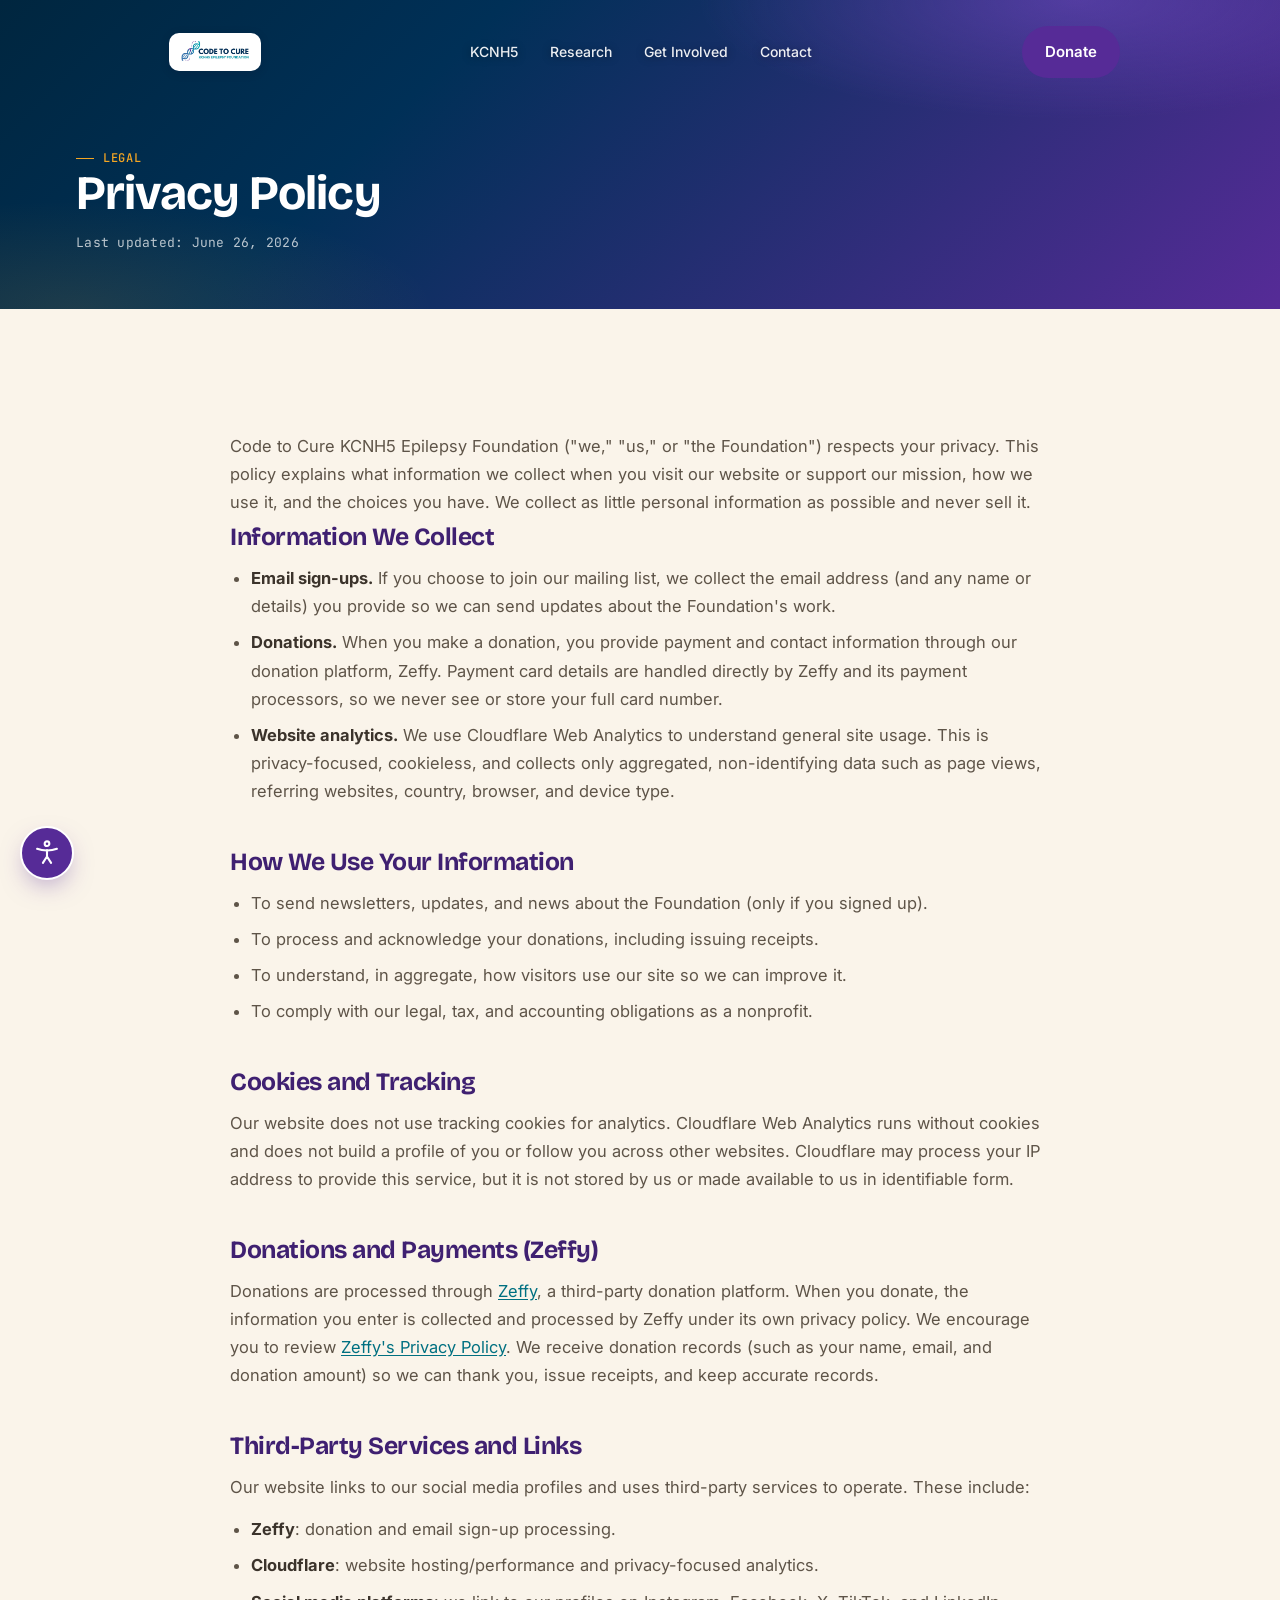
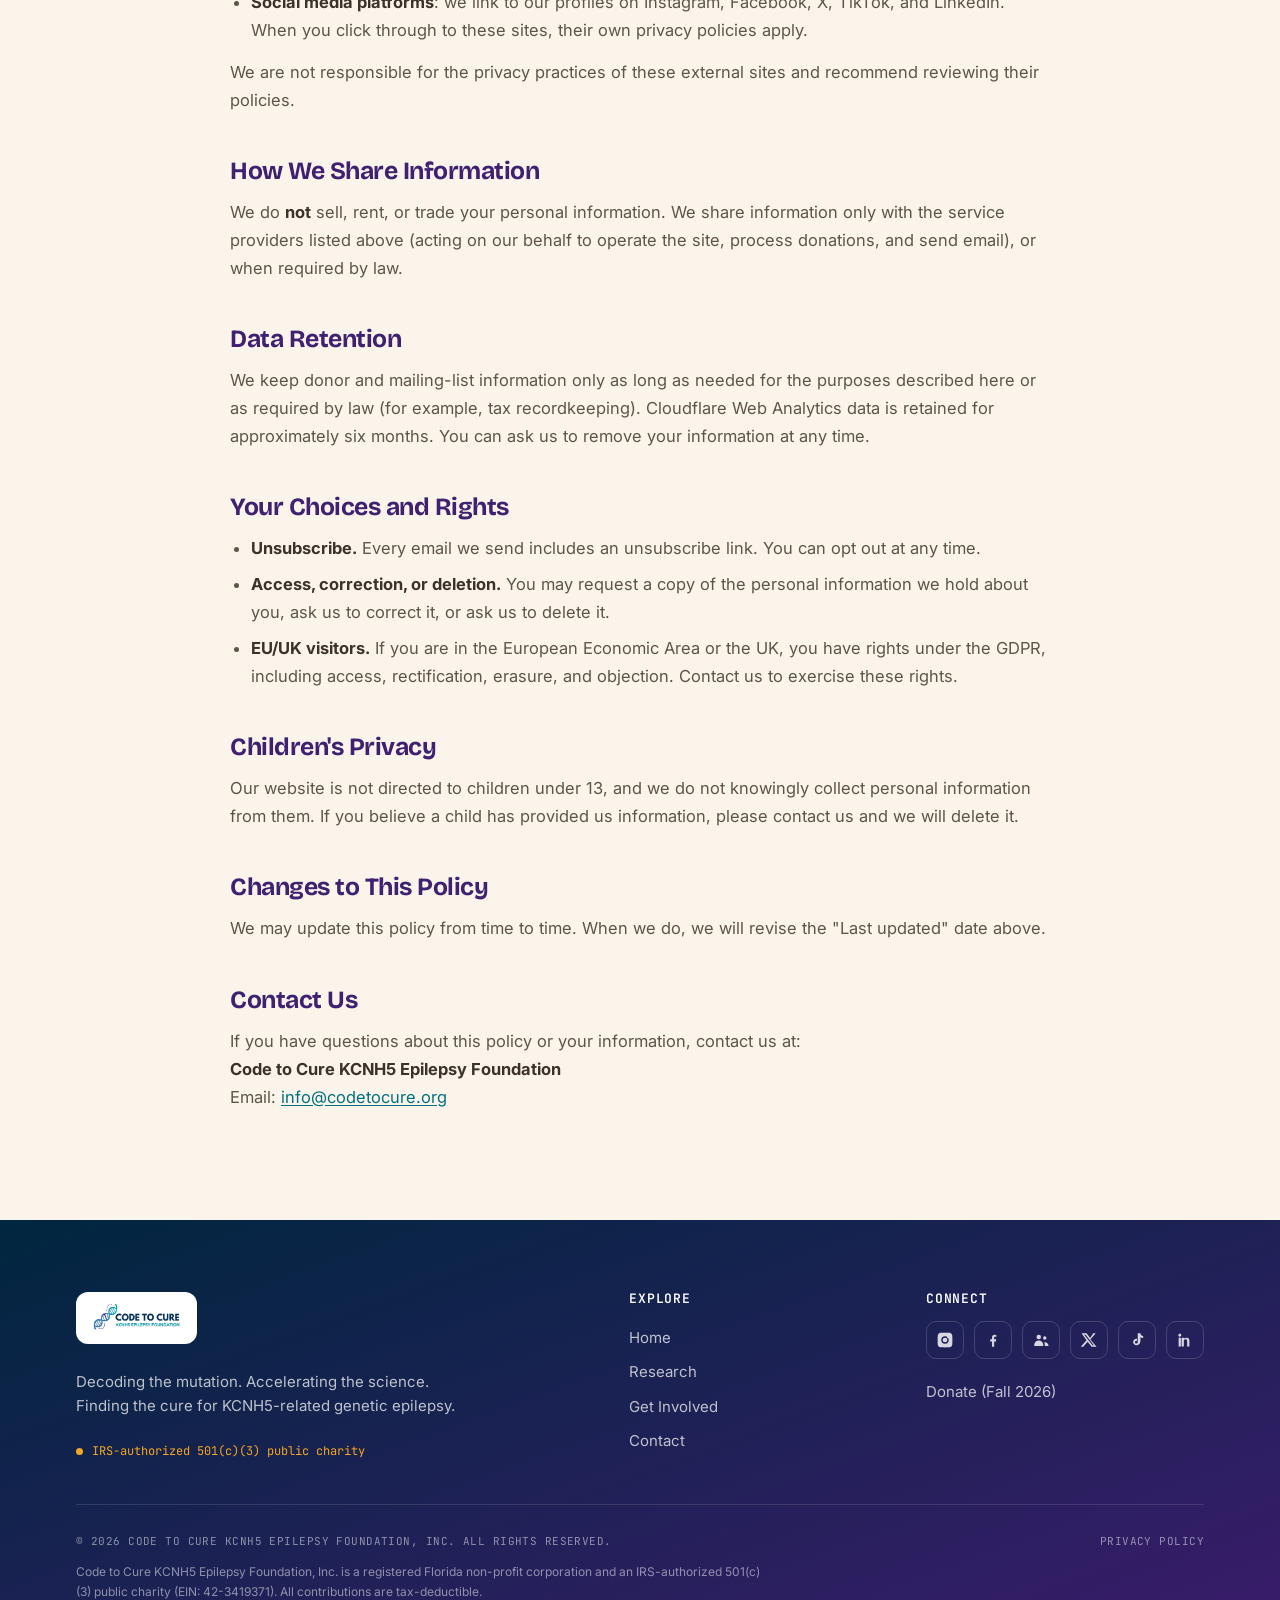
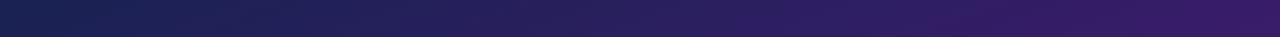
<file: V3/privacy-policy.html>
<!DOCTYPE html>
<html lang="en">
<head>
<meta charset="UTF-8" />
<meta name="viewport" content="width=device-width, initial-scale=1" />
<title>Privacy Policy | Code to Cure KCNH5 Epilepsy Foundation</title>
<meta name="description" content="How Code to Cure KCNH5 Epilepsy Foundation collects, uses, and protects your information." />
<meta name="theme-color" content="#3a2070" />
<link rel="icon" type="image/png" sizes="32x32" href="assets/favicon-32.png" />
<link rel="icon" type="image/png" sizes="64x64" href="assets/favicon.png" />
<link rel="apple-touch-icon" href="assets/apple-touch-icon.png" />
<link rel="preconnect" href="https://fonts.googleapis.com" />
<link rel="preconnect" href="https://fonts.gstatic.com" crossorigin />
<link href="https://fonts.googleapis.com/css2?family=Bricolage+Grotesque:opsz,wght@12..96,400;12..96,500;12..96,600;12..96,700;12..96,800&family=Inter:wght@400;500;600;700&family=JetBrains+Mono:wght@400;500;600;700&display=swap" rel="stylesheet" />
<link rel="stylesheet" href="assets/site.css" />
</head>
<body>
<a class="skip" href="#main">Skip to content</a>

<!-- NAV -->
<div class="nav-shell">
  <nav class="nav scrolled" id="nav" aria-label="Primary">
    <a class="brand" href="index.html" aria-label="Code to Cure home">
      <img class="brand-logo" src="assets/logo.jpg" alt="Code to Cure, KCNH5 Epilepsy Foundation" />
    </a>
    <div class="nav-links">
      <a href="index.html#kcnh5">KCNH5</a>
      <a href="index.html#science">Research</a>
      <a href="index.html#involve">Get Involved</a>
      <a href="index.html#contact">Contact</a>
    </div>
    <div class="nav-right">
      <a class="btn btn-purple" href="index.html#join">Donate</a>
      <button class="burger" id="burger" aria-label="Open menu" aria-expanded="false"><span></span><span></span><span></span></button>
    </div>
  </nav>
</div>

<div class="overlay" id="overlay">
  <a href="index.html#kcnh5">KCNH5</a>
  <a href="index.html#science">Research</a>
  <a href="index.html#involve">Get Involved</a>
  <a href="index.html#contact">Contact</a>
  <a class="btn btn-signal" href="index.html#join">Donate</a>
</div>

<main id="main">

<!-- PAGE HEADER -->
<header class="legal-hero">
  <div class="shell">
    <span class="eyebrow on-dark">Legal</span>
    <h1>Privacy Policy</h1>
    <p class="updated">Last updated: June 26, 2026</p>
  </div>
</header>

<!-- CONTENT -->
<section class="section">
  <div class="shell">
    <div class="legal">

      <p>
        Code to Cure KCNH5 Epilepsy Foundation ("we," "us," or "the Foundation") respects your privacy.
        This policy explains what information we collect when you visit our website or support our mission,
        how we use it, and the choices you have. We collect as little personal information as possible and
        never sell it.
      </p>

      <h2>Information We Collect</h2>
      <ul>
        <li><strong>Email sign-ups.</strong> If you choose to join our mailing list, we collect the email address (and any name or details) you provide so we can send updates about the Foundation's work.</li>
        <li><strong>Donations.</strong> When you make a donation, you provide payment and contact information through our donation platform, Zeffy. Payment card details are handled directly by Zeffy and its payment processors, so we never see or store your full card number.</li>
        <li><strong>Website analytics.</strong> We use Cloudflare Web Analytics to understand general site usage. This is privacy-focused, cookieless, and collects only aggregated, non-identifying data such as page views, referring websites, country, browser, and device type.</li>
      </ul>

      <h2>How We Use Your Information</h2>
      <ul>
        <li>To send newsletters, updates, and news about the Foundation (only if you signed up).</li>
        <li>To process and acknowledge your donations, including issuing receipts.</li>
        <li>To understand, in aggregate, how visitors use our site so we can improve it.</li>
        <li>To comply with our legal, tax, and accounting obligations as a nonprofit.</li>
      </ul>

      <h2>Cookies and Tracking</h2>
      <p>
        Our website does not use tracking cookies for analytics. Cloudflare Web Analytics runs without cookies
        and does not build a profile of you or follow you across other websites. Cloudflare may process your
        IP address to provide this service, but it is not stored by us or made available to us in identifiable form.
      </p>

      <h2>Donations and Payments (Zeffy)</h2>
      <p>
        Donations are processed through <a href="https://www.zeffy.com/" target="_blank" rel="noopener">Zeffy</a>,
        a third-party donation platform. When you donate, the information you enter is collected and processed by
        Zeffy under its own privacy policy. We encourage you to review
        <a href="https://support.zeffy.com/data-privacy-policy-5tndw" target="_blank" rel="noopener">Zeffy's Privacy Policy</a>.
        We receive donation records (such as your name, email, and donation amount) so we can thank you,
        issue receipts, and keep accurate records.
      </p>

      <h2>Third-Party Services and Links</h2>
      <p>Our website links to our social media profiles and uses third-party services to operate. These include:</p>
      <ul>
        <li><strong>Zeffy</strong>: donation and email sign-up processing.</li>
        <li><strong>Cloudflare</strong>: website hosting/performance and privacy-focused analytics.</li>
        <li><strong>Social media platforms</strong>: we link to our profiles on Instagram, Facebook, X, TikTok, and LinkedIn. When you click through to these sites, their own privacy policies apply.</li>
      </ul>
      <p>We are not responsible for the privacy practices of these external sites and recommend reviewing their policies.</p>

      <h2>How We Share Information</h2>
      <p>
        We do <strong>not</strong> sell, rent, or trade your personal information. We share information only with the
        service providers listed above (acting on our behalf to operate the site, process donations, and send email),
        or when required by law.
      </p>

      <h2>Data Retention</h2>
      <p>
        We keep donor and mailing-list information only as long as needed for the purposes described here or as
        required by law (for example, tax recordkeeping). Cloudflare Web Analytics data is retained for approximately
        six months. You can ask us to remove your information at any time.
      </p>

      <h2>Your Choices and Rights</h2>
      <ul>
        <li><strong>Unsubscribe.</strong> Every email we send includes an unsubscribe link. You can opt out at any time.</li>
        <li><strong>Access, correction, or deletion.</strong> You may request a copy of the personal information we hold about you, ask us to correct it, or ask us to delete it.</li>
        <li><strong>EU/UK visitors.</strong> If you are in the European Economic Area or the UK, you have rights under the GDPR, including access, rectification, erasure, and objection. Contact us to exercise these rights.</li>
      </ul>

      <h2>Children's Privacy</h2>
      <p>
        Our website is not directed to children under 13, and we do not knowingly collect personal information from them.
        If you believe a child has provided us information, please contact us and we will delete it.
      </p>

      <h2>Changes to This Policy</h2>
      <p>We may update this policy from time to time. When we do, we will revise the "Last updated" date above.</p>

      <h2>Contact Us</h2>
      <p>
        If you have questions about this policy or your information, contact us at:
        <br /><strong>Code to Cure KCNH5 Epilepsy Foundation</strong>
        <br />Email: <a href="mailto:info@codetocure.org">info@codetocure.org</a>
      </p>

    </div>
  </div>
</section>

</main>

<!-- FOOTER -->
<footer>
  <div class="shell">
    <div class="foot-top">
      <div>
        <a class="foot-brand" href="index.html" aria-label="Code to Cure home"><img class="foot-logo" src="assets/logo.jpg" alt="Code to Cure, KCNH5 Epilepsy Foundation" /></a>
        <p class="foot-tag">Decoding the mutation. Accelerating the science. Finding the cure for KCNH5-related genetic epilepsy.</p>
        <span class="foot-status"><span class="dot"></span> IRS-authorized 501(c)(3) public charity</span>
      </div>
      <div class="foot-col">
        <h4>Explore</h4>
        <a href="index.html">Home</a>
        <a href="index.html#science">Research</a>
        <a href="index.html#involve">Get Involved</a>
        <a href="index.html#contact">Contact</a>
      </div>
      <div class="foot-col">
        <h4>Connect</h4>
        <div class="socials">
          <a href="https://www.instagram.com/codetocureorg" target="_blank" rel="noopener" aria-label="Instagram"><svg viewBox="0 0 24 24"><path d="M12 2.2c3.2 0 3.6 0 4.85.07 1.17.05 1.8.25 2.23.41.56.22.96.48 1.38.9.42.42.68.82.9 1.38.16.42.36 1.06.41 2.23.06 1.27.07 1.65.07 4.85s0 3.58-.07 4.85c-.05 1.17-.25 1.8-.41 2.23-.22.56-.48.96-.9 1.38-.42.42-.82.68-1.38.9-.42.16-1.06.36-2.23.41-1.27.06-1.65.07-4.85.07s-3.58 0-4.85-.07c-1.17-.05-1.8-.25-2.23-.41a3.7 3.7 0 0 1-1.38-.9 3.7 3.7 0 0 1-.9-1.38c-.16-.42-.36-1.06-.41-2.23C2.2 15.58 2.2 15.2 2.2 12s0-3.58.07-4.85c.05-1.17.25-1.8.41-2.23.22-.56.48-.96.9-1.38.42-.42.82-.68 1.38-.9.42-.16 1.06-.36 2.23-.41C8.42 2.2 8.8 2.2 12 2.2Zm0 4.86A4.94 4.94 0 1 0 12 16.94 4.94 4.94 0 0 0 12 7.06Zm0 1.8a3.14 3.14 0 1 1 0 6.28 3.14 3.14 0 0 1 0-6.28Zm5.13-.33a1.15 1.15 0 1 1-2.3 0 1.15 1.15 0 0 1 2.3 0Z"/></svg></a>
          <a href="https://www.facebook.com/people/Code-to-Cure/61590799396182/" target="_blank" rel="noopener" aria-label="Facebook"><svg viewBox="0 0 24 24"><path d="M13.5 21v-7h2.4l.4-2.9h-2.8V9.2c0-.84.26-1.42 1.47-1.42h1.43V5.18A20 20 0 0 0 14.2 5c-2.07 0-3.5 1.27-3.5 3.6v2.5H8.3V14h2.4v7h2.8Z"/></svg></a>
          <a href="https://www.facebook.com/groups/250204047029924" target="_blank" rel="noopener" aria-label="Facebook Group"><svg viewBox="0 0 24 24"><path d="M9 11a3 3 0 1 0 0-6 3 3 0 0 0 0 6Zm8 .5a2.3 2.3 0 1 0 0-4.6 2.3 2.3 0 0 0 0 4.6ZM3 18.5a6 6 0 0 1 12 0V20H3v-1.5Zm13.2-3.2A4.5 4.5 0 0 1 22 19.5V20h-5v-1.5c0-1.2-.32-2.33-.8-3.2Z"/></svg></a>
          <a href="https://x.com/codetocureorg" target="_blank" rel="noopener" aria-label="X"><svg viewBox="0 0 24 24"><path d="M17.7 3h3.3l-7.2 8.2L22 21h-6.6l-5.2-6.8L4.3 21H1l7.7-8.8L2 3h6.8l4.7 6.2L17.7 3Zm-1.16 16h1.83L7.5 4.9H5.55L16.54 19Z"/></svg></a>
          <a href="https://www.tiktok.com/@codetocure" target="_blank" rel="noopener" aria-label="TikTok"><svg viewBox="0 0 24 24"><path d="M16.5 3c.3 2.2 1.55 3.6 3.7 3.74v2.5c-1.25.12-2.34-.28-3.6-1.04v4.96c0 4.3-3.2 6.6-6.3 5.86-3.34-.8-4.44-4.86-2.2-7.2 1-1.05 2.5-1.5 4-1.27v2.6c-.4-.13-.83-.16-1.26-.05-1.1.27-1.7 1.35-1.4 2.42.3 1.1 1.74 1.6 2.74.85.62-.46.82-1.12.82-2.06V3h3.3Z"/></svg></a>
          <a href="https://www.linkedin.com/company/code-to-cure-org/" target="_blank" rel="noopener" aria-label="LinkedIn"><svg viewBox="0 0 24 24"><path d="M4.98 3.5A2 2 0 1 1 5 7.5a2 2 0 0 1-.02-4ZM3.5 9h3v11.5h-3V9Zm5 0h2.87v1.57h.04c.4-.76 1.38-1.57 2.84-1.57 3.04 0 3.6 2 3.6 4.6v6.9h-3v-6.12c0-1.46-.03-3.34-2.03-3.34-2.03 0-2.34 1.59-2.34 3.23v6.23h-3V9Z"/></svg></a>
        </div>
        <a href="index.html#join">Donate (Fall 2026)</a>
      </div>
    </div>
    <div class="foot-bottom">
      <div class="foot-bottom-row">
        <span class="copy">© 2026 Code to Cure KCNH5 Epilepsy Foundation, Inc. All Rights Reserved.</span>
        <a class="foot-privacy" href="privacy-policy.html">Privacy Policy</a>
      </div>
      <span class="foot-legal">Code to Cure KCNH5 Epilepsy Foundation, Inc. is a registered Florida non-profit corporation and an IRS-authorized 501(c)(3) public charity (EIN: 42-3419371). All contributions are tax-deductible.</span>
    </div>
  </div>
</footer>

<!-- ACCESSIBILITY WIDGET -->
<button class="a11y-fab" id="a11yFab" aria-label="Accessibility options" aria-expanded="false" aria-controls="a11yPanel" title="Accessibility options">
  <svg viewBox="0 0 24 24" aria-hidden="true"><circle cx="12" cy="4" r="2"/><path d="M3.5 8.4c2.5 1 5.4 1.5 8.5 1.5s6-.5 8.5-1.5M12 9.5V15M12 15l-3.5 5.5M12 15l3.5 5.5"/></svg>
</button>
<div class="a11y-panel" id="a11yPanel" role="dialog" aria-label="Accessibility options" aria-modal="false">
  <div class="a11y-head">
    <h2>Accessibility</h2>
    <button class="a11y-close" id="a11yClose" aria-label="Close accessibility menu"><svg viewBox="0 0 24 24" aria-hidden="true"><path d="M6 6l12 12M18 6L6 18"/></svg></button>
  </div>
  <div class="a11y-grid">
    <button class="a11y-opt" data-opt="text" aria-pressed="false"><svg viewBox="0 0 24 24" aria-hidden="true"><path d="M4 18L9 6l5 12M5.7 14h6.6"/><path d="M18 13v7M15 16l3-3 3 3"/></svg><span>Bigger Text</span><span class="state">Off</span></button>
    <button class="a11y-opt" data-opt="line" aria-pressed="false"><svg viewBox="0 0 24 24" aria-hidden="true"><path d="M9 6h11M9 12h11M9 18h11"/><path d="M4 5v14M4 5L2.6 6.4M4 5l1.4 1.4M4 19l-1.4-1.4M4 19l1.4-1.4"/></svg><span>Line Spacing</span><span class="state">Off</span></button>
    <button class="a11y-opt" data-opt="letter" aria-pressed="false"><svg viewBox="0 0 24 24" aria-hidden="true"><path d="M9 6v12M15 6v12"/><path d="M6 12H3M21 12h-3"/><path d="M4.4 10.6L3 12l1.4 1.4M19.6 10.6L21 12l-1.4 1.4"/></svg><span>Letter Spacing</span><span class="state">Off</span></button>
    <button class="a11y-opt" data-opt="links" aria-pressed="false"><svg viewBox="0 0 24 24" aria-hidden="true"><path d="M10 14a3.6 3.6 0 0 0 5.1 0l2.8-2.8a3.6 3.6 0 0 0-5.1-5.1l-1.4 1.4"/><path d="M14 10a3.6 3.6 0 0 0-5.1 0L6.1 12.8a3.6 3.6 0 0 0 5.1 5.1l1.4-1.4"/></svg><span>Highlight Links</span><span class="state">Off</span></button>
    <button class="a11y-opt" data-opt="contrast" aria-pressed="false"><svg viewBox="0 0 24 24" aria-hidden="true"><circle cx="12" cy="12" r="9"/><path d="M12 3a9 9 0 0 1 0 18z" fill="currentColor" stroke="none"/></svg><span>High Contrast</span><span class="state">Off</span></button>
    <button class="a11y-opt" data-opt="noanim" aria-pressed="false"><svg viewBox="0 0 24 24" aria-hidden="true"><path d="M9 5v14M15 5v14"/></svg><span>Pause Motion</span><span class="state">Off</span></button>
    <button class="a11y-opt" data-opt="dyslexia" aria-pressed="false"><svg viewBox="0 0 24 24" aria-hidden="true"><path d="M4 5.5A1.5 1.5 0 0 1 5.5 4H11v16H5.5A1.5 1.5 0 0 0 4 21.5zM20 5.5A1.5 1.5 0 0 0 18.5 4H13v16h5.5A1.5 1.5 0 0 1 20 21.5z"/></svg><span>Readable Font</span><span class="state">Off</span></button>
    <button class="a11y-opt" data-opt="cursor" aria-pressed="false"><svg viewBox="0 0 24 24" aria-hidden="true"><path d="M6 4l13 7.4-5.4 1.3L11 20z"/></svg><span>Big Cursor</span><span class="state">Off</span></button>
  </div>
  <button class="a11y-reset" id="a11yReset"><svg viewBox="0 0 24 24" aria-hidden="true"><path d="M4 4v5h5M20 20v-5h-5"/><path d="M19 9a8 8 0 0 0-14.3-2.3M5 15a8 8 0 0 0 14.3 2.3"/></svg> Reset all</button>
  <p class="a11y-note">Your settings are saved on this device.</p>
</div>

<script src="assets/site.js"></script>
</body>
</html>
</file>
<file: assets/site.css>
:root {
    /* cool, light surfaces */
    --paper: #f2f8fa;          /* cool light teal-white */
    --surface: #ffffff;        /* white card */
    --ink: #1a2e38;            /* cool dark text */
    --ink-2: #3d5560;          /* cool secondary text */
    --muted: #6b8290;          /* cool muted */
    --line: #d0dfe5;
    --line-2: #b8ced7;

    /* brand trio: titles, headlines, accents, details */
    --navy: #003057;
    --navy-tint: #e6eef3;
    --purple: #562b97;
    --purple-deep: #3f2071;
    --purple-bright: #7a4fc0;
    --purple-tint: #efeafa;
    --teal: #0095a9;
    --teal-deep: #007081;
    --teal-tint: #e3f4f6;

    /* signal: teal highlight (gene variant + donate) */
    --signal: #0095a9;
    --signal-deep: #007081;
    --signal-tint: #e3f4f6;

    /* gradient stops + hero accent */
    --g-navy: #003057;
    --g-purple: #562b97;
    --g-teal: #0095a9;
    --teal-glow: #7fe0ec;

    --r-xl: 30px;
    --r-lg: 22px;
    --r-md: 14px;
    --r-pill: 999px;
    --maxw: 1180px;
    --ease: cubic-bezier(0.22, 0.61, 0.18, 1);
    --shadow: 0 1px 2px rgba(60,40,90,.05), 0 24px 48px -28px rgba(70,40,120,.26);
    --shadow-lift: 0 2px 6px rgba(60,40,90,.07), 0 40px 70px -34px rgba(80,44,150,.34);
    --shadow-pop: 0 40px 80px -30px rgba(40,24,90,.5);
  }

  * { box-sizing: border-box; margin: 0; padding: 0; }
  html { scroll-behavior: smooth; -webkit-text-size-adjust: 100%; scroll-padding-top: 94px; }
  body {
    font-family: "Nunito Sans", "Gotham", "Century Gothic", system-ui, sans-serif;
    background: var(--paper);
    color: var(--ink);
    line-height: 1.62;
    font-size: 17px;
    -webkit-font-smoothing: antialiased;
    overflow-x: hidden;
  }
  ::selection { background: var(--signal); color: #fff; }
  a { color: inherit; text-decoration: none; }
  img, svg { display: block; max-width: 100%; }

  h1, h2, h3, h4 {
    font-family: "League Spartan", system-ui, sans-serif;
    font-weight: 700; line-height: 1.05; letter-spacing: -0.01em;
    color: var(--navy); font-optical-sizing: auto;
  }
  .mono { font-family: "JetBrains Mono", monospace; }

  .shell { width: 100%; max-width: var(--maxw); margin: 0 auto; padding: 0 26px; }
  .section { padding: clamp(44px, 6vw, 80px) 0; position: relative; }
  .section-tight { padding: clamp(28px, 4vw, 48px) 0; }

  .skip { position: absolute; left: -999px; top: 0; background: var(--ink); color:#fff; padding: 10px 16px; border-radius: 0 0 10px 0; z-index: 400; }
  .skip:focus { left: 0; }

  /* ---------- eyebrow ---------- */
  .eyebrow {
    display: inline-flex; align-items: center; gap: 9px;
    font-family: "JetBrains Mono", monospace; font-size: 12px; font-weight: 500;
    letter-spacing: 0.06em; text-transform: uppercase; color: var(--purple);
  }
  .eyebrow::before { content: ""; width: 18px; height: 1.5px; background: var(--signal); display: inline-block; }
  .eyebrow.on-dark { color: var(--signal); }
  .eyebrow.center { justify-content: center; }

  /* ---------- buttons ---------- */
  .btn {
    display: inline-flex; align-items: center; gap: 9px;
    font-family: "Nunito Sans", sans-serif; font-weight: 600; font-size: 15px;
    padding: 13px 22px; border-radius: var(--r-pill); border: 1.5px solid transparent; cursor: pointer;
    transition: transform .25s var(--ease), background .25s var(--ease), box-shadow .25s var(--ease), border-color .25s var(--ease);
    white-space: nowrap;
  }
  .btn .ico { width: 17px; height: 17px; display: grid; place-items: center; }
  .btn .ico svg { width: 17px; height: 17px; }
  .btn-signal { background: var(--signal); color: #fff; }
  .btn-signal:hover { transform: translateY(-2px); box-shadow: 0 14px 30px -12px rgba(0,149,169,.6); }
  .btn-purple { background: var(--purple); color: #fff; }
  .btn-purple:hover { transform: translateY(-2px); background: var(--purple-deep); }
  .btn-ghost-light { background: rgba(255,255,255,.12); color: #fff; border-color: rgba(255,255,255,.45); }
  .btn-ghost-light:hover { border-color: #fff; background: rgba(255,255,255,.2); }
  .btn-lg { padding: 16px 28px; font-size: 16px; }

  a:focus-visible, button:focus-visible, input:focus-visible, [tabindex]:focus-visible { outline: 3px solid var(--signal); outline-offset: 3px; border-radius: 8px; }

  /* ---------- NAV (transparent over hero, fades into a pill on scroll) ---------- */
  .nav-shell { position: fixed; top: 0; left: 0; right: 0; z-index: 200; display: flex; justify-content: center; padding: 16px 18px; }
  .nav {
    width: 100%; max-width: 980px; display: flex; align-items: center; justify-content: space-between; gap: 16px;
    padding: 9px 9px 9px 18px; border-radius: var(--r-pill);
    background: rgba(255,255,255,.9); border: 1px solid rgba(0,48,87,.08);
    box-shadow: 0 2px 6px rgba(0,40,80,.05), 0 10px 28px -14px rgba(0,80,120,.16);
    backdrop-filter: blur(18px) saturate(1.4); -webkit-backdrop-filter: blur(18px) saturate(1.4);
    transition: box-shadow .45s var(--ease);
    animation: navIn .8s var(--ease) .1s both;
  }
  @keyframes navIn { from { opacity: 0; transform: translateY(-14px); } to { opacity: 1; transform: none; } }
  .nav.scrolled {
    box-shadow: 0 2px 8px rgba(0,40,80,.07), 0 16px 38px -18px rgba(0,80,120,.26);
  }
  .brand { display: inline-flex; align-items: center; }
  .brand-logo { height: 42px; width: auto; display: block; transition: opacity .25s var(--ease); }
  .brand-logo:hover { opacity: .85; }
  .nav-links { display: flex; gap: 4px; }
  .nav-links a { font-size: 14px; font-weight: 600; color: var(--ink-2); padding: 9px 14px; border-radius: var(--r-pill); transition: background .25s, color .25s; }
  .nav-links a:hover { background: var(--signal-tint); color: var(--signal-deep); }
  .nav-right { display: flex; align-items: center; gap: 10px; }
  .burger { display: none; width: 40px; height: 40px; border: 1.5px solid var(--line-2); border-radius: var(--r-pill); background: #fff; flex-direction: column; gap: 4px; align-items: center; justify-content: center; cursor: pointer; }
  .burger span { width: 16px; height: 2px; background: var(--ink); border-radius: 2px; }
  .overlay { position: fixed; inset: 0; z-index: 199; background: linear-gradient(150deg, var(--g-navy), var(--g-purple)); display: flex; flex-direction: column; justify-content: center; gap: 4px; padding: 0 40px; transform: translateY(-100%); transition: transform .5s var(--ease); }
  .overlay.open { transform: translateY(0); }
  .overlay a { color: #fff; font-family: "League Spartan", sans-serif; font-size: 30px; font-weight: 600; padding: 10px 0; }
  .overlay a.btn { font-size: 17px; padding: 15px 28px; width: max-content; margin-top: 18px; }

  /* ---------- HERO (V2 card banner) ---------- */
  .hero {
    position: relative; z-index: 1;
    padding: 96px 20px 0;
    /* gradient fills the space around/below the card so there's no hard white gap */
    background: linear-gradient(to bottom,
      rgba(0,32,72,.18) 0%,
      rgba(0,32,72,.10) 55%,
      rgba(0,32,72,.03) 82%,
      var(--paper) 100%
    );
    padding-bottom: clamp(48px, 6vw, 72px);
  }
  .hero-banner {
    position: relative; overflow: hidden; border-radius: 26px;
    min-height: clamp(460px, 64vh, 620px); display: flex; align-items: flex-end;
    background: linear-gradient(115deg, #002240 0%, #003057 26%, #562b97 66%, #0095a9 110%);
    box-shadow: 0 4px 18px rgba(0,30,70,.14), 0 32px 72px -16px rgba(0,24,60,.46);
  }
  .hero-banner::before {
    content: ""; position: absolute; inset: 0; z-index: 0; pointer-events: none;
    background: radial-gradient(42% 52% at 86% 16%, rgba(0,149,169,.42), transparent 60%),
                radial-gradient(46% 56% at 10% 96%, rgba(86,43,151,.5), transparent 64%);
  }
  .hero-photo { position: absolute; inset: 0; width: 100%; height: 100%; object-fit: cover; object-position: center 28%; z-index: 1; }
  .hero-banner::after {
    content: ""; position: absolute; inset: 0; z-index: 2; pointer-events: none;
    background: linear-gradient(to top, rgba(30,10,60,.80) 0%, rgba(40,16,72,.48) 26%, rgba(50,22,88,.16) 54%, transparent 80%);
  }
  .hero-content { position: relative; z-index: 3; padding: clamp(28px, 4.5vw, 60px); max-width: 700px; }
  .hero-content h1 { color: #fff; font-size: clamp(2.1rem, 4.4vw, 3.8rem); margin-top: 18px; text-shadow: 0 2px 26px rgba(12,5,22,.55); }
  .hero-content .lead { color: rgba(255,255,255,.94); font-size: clamp(16px, 1.5vw, 19px); max-width: 52ch; margin-top: 22px; text-shadow: 0 1px 16px rgba(12,5,22,.6); }
  .hero-content .hero-cta { display: flex; gap: 13px; margin-top: 32px; flex-wrap: wrap; }

  /* ---------- GENOME (full-bleed signature band) ---------- */
  .genome { background: linear-gradient(135deg, #00263f 0%, #003057 32%, #562b97 100%); color: #fff; position: relative; overflow: hidden; }
  .genome::before { content: ""; position: absolute; inset: 0; pointer-events: none; background: radial-gradient(46% 60% at 84% 0%, rgba(139,83,221,.4), transparent 64%), radial-gradient(40% 50% at 6% 100%, rgba(0,149,169,.15), transparent 70%); }
  .genome-inner { position: relative; z-index: 2; text-align: center; max-width: 760px; margin: 0 auto; }
  .genome h2 { color: #fff; font-size: clamp(1.9rem, 3.8vw, 2.9rem); margin-top: 16px; }
  .genome-sub { color: rgba(255,255,255,.8); margin: 16px auto 0; max-width: 50ch; }

  /* gene strip: two straight strands of bases with connecting rungs */
  .strip { display: grid; grid-auto-flow: column; grid-template-rows: auto auto auto; justify-content: center; align-items: center; gap: 5px clamp(3px, 1vw, 10px); margin: 46px auto 0; font-family: "JetBrains Mono", monospace; font-weight: 600; font-size: clamp(22px, 6.6vw, 32px); }
  .strip .b { color: rgba(255,255,255,.26); transition: color .4s var(--ease); text-align: center; }
  .strip .b.lit { color: rgba(255,255,255,.86); }
  .strip .rung { width: 2px; height: clamp(9px, 1.5vw, 16px); background: rgba(255,255,255,.22); justify-self: center; border-radius: 2px; }
  .strip .rung.mut { background: var(--signal); width: 3px; }
  .strip .b.mut { color: #fff; background: var(--signal); font-weight: 700; padding: .06em .24em; border-radius: 8px; position: relative; box-shadow: 0 0 0 0 rgba(0,149,169,.5); }
  .strip .b.mut.locked { animation: mutGlow 2.4s var(--ease) .1s infinite; }
  @keyframes mutGlow { 0%,100% { box-shadow: 0 0 0 5px rgba(0,149,169,.32); } 50% { box-shadow: 0 0 0 14px rgba(0,149,169,0); } }
  @keyframes mutBurst { 0% { transform: scale(1); } 35% { transform: scale(1.3); } 100% { transform: scale(1); } }
  .strip .b.mut.burst { animation: mutBurst .6s var(--ease); }
  .callout { display: flex; flex-direction: column; align-items: center; margin-top: 14px; opacity: 0; transform: translateY(10px); transition: opacity .5s var(--ease), transform .5s var(--ease); }
  .callout.show { opacity: 1; transform: none; }
  .callout .cline { width: 1.5px; height: 28px; background: linear-gradient(to bottom, var(--teal-glow), transparent); }
  .callout .clabel { margin-top: 10px; font-family: "JetBrains Mono", monospace; font-size: clamp(12px, 1.4vw, 14px); color: rgba(255,255,255,.85); border: 1px solid rgba(0,149,169,.5); border-radius: var(--r-pill); padding: 7px 15px; }
  .callout .clabel b { color: var(--teal-glow); }

  /* ---------- generic head ---------- */
  .head { max-width: 640px; }
  .head h2 { font-size: clamp(2rem, 4vw, 3rem); margin-top: 16px; }
  .head p { color: var(--ink-2); font-size: 18px; margin-top: 18px; }

  /* ---------- KCNH5 ---------- */
  .kcnh { display: grid; grid-template-columns: 1.05fr 1fr; gap: 56px; align-items: center; }
  .spec { margin-top: 30px; border-top: 1px solid var(--line); }
  .spec .row { display: grid; grid-template-columns: 150px 1fr; gap: 18px; padding: 14px 0; border-bottom: 1px solid var(--line); }
  .spec .k { font-family: "JetBrains Mono", monospace; font-size: 12px; text-transform: uppercase; letter-spacing: .04em; color: var(--muted); padding-top: 2px; }
  .spec .v { font-weight: 600; color: var(--ink); }
  .eeg-card { background: var(--surface); border: 1px solid var(--line); border-radius: var(--r-lg); padding: 26px; box-shadow: var(--shadow); }
  .eeg-lab { display: flex; justify-content: space-between; font-family: "JetBrains Mono", monospace; font-size: 11px; text-transform: uppercase; letter-spacing: .05em; color: var(--muted); }
  .eeg-lab .hl { color: var(--teal-deep); }
  #eeg { width: 100%; height: auto; margin: 14px 0; }
  .eeg-intro { color: var(--ink-2); max-width: 42ch; margin: 12px 0 22px; }
  .eeg-legend { display: flex; flex-wrap: wrap; gap: 8px 18px; margin-top: 16px; padding-top: 16px; border-top: 1px solid var(--line); font-size: 13px; color: var(--ink-2); }
  .eeg-legend span { display: inline-flex; align-items: center; gap: 8px; }
  .eeg-legend i { width: 11px; height: 11px; border-radius: 50%; display: inline-block; flex: none; }
  .eeg-legend i.calm { background: #b7a9dd; }
  .eeg-legend i.burst { background: var(--purple); }
  .eeg-legend i.treat { background: var(--teal); }
  #eeg path.draw { stroke-dasharray: 100; stroke-dashoffset: 100; }
  #eeg.go path.draw { animation: eegDraw 1s var(--ease) forwards; }
  #eeg.go path.d1 { animation-delay: 0s; }
  #eeg.go path.d2 { animation-delay: .55s; }
  #eeg.go path.d3 { animation-delay: 1.25s; }
  @keyframes eegDraw { to { stroke-dashoffset: 0; } }
  #eeg path.treat { opacity: 0; }
  #eeg.go path.treat { animation: eegFade .7s var(--ease) 1.7s forwards; }
  @keyframes eegFade { to { opacity: 1; } }

  /* ---------- MISSION (light band: airy statement, distinct from the dark genome band) ---------- */
  .mission { background: var(--navy-tint); color: var(--ink); position: relative; overflow: hidden; }
  .mission::before { content: ""; position: absolute; inset: 0; pointer-events: none; background: radial-gradient(40% 70% at 96% 0%, rgba(0,149,169,.12), transparent 62%); }
  .mission-grid { position: relative; z-index: 2; display: grid; grid-template-columns: 1fr 1.3fr; gap: 48px; align-items: center; }
  .mission h2 { color: var(--navy); font-size: clamp(2rem, 4vw, 3rem); }
  .mission h2 .u { color: var(--signal-deep); }
  .mission .support { color: var(--ink-2); margin-bottom: 16px; }
  .mission .support strong { color: var(--ink); }
  .mission .pull { font-family: "League Spartan", sans-serif; font-weight: 600; font-size: 1.3rem; color: var(--purple); margin-top: 26px; line-height: 1.25; }

  /* ---------- RESEARCH ---------- */
  .paths { display: grid; grid-template-columns: 1fr 1fr; gap: 24px; margin-top: 48px; }
  .path { background: var(--surface); border: 1px solid var(--line); border-radius: var(--r-lg); padding: 34px; position: relative; overflow: hidden; }
  .paths .path { transition: transform .5s var(--ease), box-shadow .5s var(--ease); }
  .paths .path:hover { transform: translateY(-8px); box-shadow: var(--shadow-lift); }
  .path .idx { font-family: "JetBrains Mono", monospace; font-size: 13px; font-weight: 600; color: var(--purple); letter-spacing: .04em; }
  .path .pico { width: 46px; height: 46px; border-radius: 12px; display: grid; place-items: center; margin: 18px 0 20px; background: var(--purple-tint); color: var(--purple); }
  .path.teal .pico { background: var(--teal-tint); color: var(--teal); }
  .path .pico svg { width: 24px; height: 24px; stroke: currentColor; }
  .path h3 { font-size: 1.5rem; }
  .path p { color: var(--ink-2); margin-top: 12px; }
  .path .tag { display: inline-block; margin-top: 20px; font-family: "JetBrains Mono", monospace; font-size: 12px; color: var(--signal-deep); background: var(--signal-tint); padding: 6px 13px; border-radius: var(--r-pill); }

  /* ---------- STORY (open, no box) ---------- */
  .story { display: grid; grid-template-columns: 1.15fr 1fr; gap: clamp(36px, 5vw, 64px); align-items: center; }
  .story h2 { font-size: clamp(1.9rem, 3.6vw, 2.7rem); margin-top: 16px; }
  .story p { color: var(--ink-2); margin-top: 16px; max-width: 52ch; }
  .soon { display: inline-flex; align-items: center; gap: 9px; margin-top: 24px; font-family: "JetBrains Mono", monospace; font-size: 12px; text-transform: uppercase; letter-spacing: .05em; color: var(--purple-deep); border: 1px dashed var(--purple-bright); border-radius: var(--r-pill); padding: 8px 15px; }
  .frame { aspect-ratio: 4/3; border-radius: var(--r-lg); border: 1.5px dashed var(--purple-bright); background: linear-gradient(135deg, var(--purple-tint) 0%, var(--teal-tint) 100%); display: grid; place-items: center; gap: 12px; color: var(--purple); text-align: center; padding: 24px; }
  .frame .mono { font-size: 12px; letter-spacing: .03em; color: var(--ink-2); }

  /* ---------- GET INVOLVED ---------- */
  .involve { display: grid; gap: 16px; margin-top: 44px; }
  .iv { display: grid; grid-template-columns: 54px 1fr auto; gap: 22px; align-items: center; background: var(--surface); border: 1px solid var(--line); border-radius: var(--r-md); padding: 26px 28px; transition: border-color .25s, transform .25s var(--ease); }
  .involve .iv:hover { border-color: var(--purple); transform: translateX(4px); }
  .iv .ivic { width: 54px; height: 54px; border-radius: 13px; background: var(--purple-tint); color: var(--purple); display: grid; place-items: center; }
  .iv.warm .ivic { background: var(--signal-tint); color: var(--signal-deep); }
  .iv.teal .ivic { background: var(--teal-tint); color: var(--teal); }
  .iv .ivic svg { width: 26px; height: 26px; fill: none; stroke: currentColor; stroke-width: 1.7; stroke-linecap: round; stroke-linejoin: round; }
  .iv h3 { font-size: 1.25rem; }
  .iv p { color: var(--ink-2); font-size: 15.5px; margin-top: 4px; max-width: 60ch; }
  .iv .ivcta { display: inline-flex; align-items: center; gap: 8px; font-weight: 600; font-size: 15px; color: var(--purple); white-space: nowrap; }
  .iv .ivcta svg { width: 18px; height: 18px; transition: transform .25s var(--ease); }
  .iv:hover .ivcta svg { transform: translateX(4px); }

  /* ---------- DONATE (the bluish-purple gradient) ---------- */
  .donate { background: linear-gradient(120deg, var(--g-navy) 0%, var(--g-purple) 54%, var(--g-teal) 120%); border-radius: var(--r-xl); padding: clamp(46px, 6vw, 82px); text-align: center; position: relative; overflow: hidden; box-shadow: var(--shadow-pop); }
  .donate::before { content: ""; position: absolute; inset: 0; pointer-events: none; background: radial-gradient(55% 75% at 86% 12%, rgba(255,255,255,.22), transparent 62%), radial-gradient(50% 65% at 8% 106%, rgba(0,149,169,.4), transparent 70%); }
  .donate .shell-narrow { position: relative; z-index: 2; max-width: 640px; margin: 0 auto; }
  .donate .eyebrow { color: #fff; justify-content: center; }
  .donate .eyebrow::before { background: var(--teal-glow); }
  .donate h2 { color: #fff; font-size: clamp(2.1rem, 4.2vw, 3.1rem); margin-top: 14px; }
  .donate p { color: rgba(255,255,255,.9); margin: 18px auto 30px; max-width: 46ch; }
  .donate-row { display: inline-flex; align-items: center; gap: 16px; flex-wrap: wrap; justify-content: center; }
  .donate-note { font-family: "JetBrains Mono", monospace; font-size: 12px; letter-spacing: .04em; color: rgba(255,255,255,.85); }

  /* ---------- CONTACT ---------- */
  .contact { display: grid; grid-template-columns: 1fr 1.05fr; gap: 56px; align-items: center; }
  .channels { display: grid; gap: 12px; }
  .channel { display: grid; grid-template-columns: 46px 1fr auto; gap: 16px; align-items: center; background: var(--surface); border: 1px solid var(--line); border-radius: var(--r-md); padding: 16px 20px; transition: border-color .25s, transform .25s var(--ease); }
  .channel:hover { border-color: var(--purple); transform: translateY(-2px); }
  .channel .ci { width: 46px; height: 46px; border-radius: 11px; background: var(--purple-tint); display: grid; place-items: center; }
  .channel .ci svg { width: 22px; height: 22px; }
  .channel .t { display: block; font-weight: 600; }
  .channel .s { display: block; font-size: 13px; color: var(--muted); }
  .channel .arr { width: 18px; height: 18px; color: var(--purple); }

  /* ---------- SIGNUP ---------- */
  .signup { background: var(--surface); border: 1px solid var(--line); border-radius: var(--r-xl); padding: clamp(32px, 5vw, 52px); display: grid; grid-template-columns: 1fr 1fr; gap: 40px; align-items: center; box-shadow: var(--shadow); }
  .signup h3 { font-size: 1.7rem; }
  .signup .sd { color: var(--ink-2); margin-top: 12px; }
  .field { display: flex; gap: 10px; flex-wrap: wrap; }
  .field input { flex: 1 1 220px; padding: 14px 18px; border: 1.5px solid var(--line-2); border-radius: var(--r-pill); font-family: inherit; font-size: 16px; color: var(--ink); background: var(--paper); }
  .field input::placeholder { color: var(--muted); }
  .formnote { font-size: 13px; color: var(--muted); margin-top: 12px; }
  .ok { display: none; align-items: center; gap: 8px; color: var(--purple); font-weight: 600; margin-top: 14px; }
  .ok svg { width: 20px; height: 20px; }
  .ok.show { display: flex; }

  /* ---------- FOOTER ---------- */
  footer { background: linear-gradient(160deg, #00263f 0%, #3a1c6b 100%); color: rgba(255,255,255,.72); padding: 72px 0 36px; }
  .foot-top { display: grid; grid-template-columns: 2fr 1fr 1fr; gap: 40px; padding-bottom: 40px; border-bottom: 1px solid rgba(255,255,255,.12); }
  .foot-brand { display: inline-flex; align-items: center; }
  .foot-logo { height: 52px; width: auto; display: block; background: #fff; padding: 7px 14px; border-radius: 10px; }
  .foot-tag { margin: 18px 0; max-width: 44ch; font-size: 15px; line-height: 1.6; }
  .foot-status { display: inline-flex; align-items: center; gap: 9px; font-family: "JetBrains Mono", monospace; font-size: 12px; color: var(--signal); }
  .foot-status .dot { width: 7px; height: 7px; border-radius: 50%; background: var(--signal); }
  .foot-col h4 { color: #fff; font-size: 13px; font-family: "JetBrains Mono", monospace; font-weight: 600; text-transform: uppercase; letter-spacing: .06em; margin-bottom: 16px; }
  .foot-col a { display: block; padding: 5px 0; font-size: 15px; color: rgba(255,255,255,.72); transition: color .2s; }
  .foot-col a:hover { color: var(--signal); }
  .socials { display: flex; gap: 10px; margin-bottom: 16px; }
  .socials a { width: 38px; height: 38px; border-radius: 10px; border: 1px solid rgba(255,255,255,.16); display: grid; place-items: center; }
  .socials a svg { width: 18px; height: 18px; fill: rgba(255,255,255,.82); }
  .socials a:hover { border-color: var(--signal); }
  .foot-bottom { display: flex; flex-direction: column; gap: 12px; padding-top: 28px; }
  .foot-bottom-row { display: flex; justify-content: space-between; flex-wrap: wrap; gap: 12px; font-family: "JetBrains Mono", monospace; font-size: 11px; letter-spacing: .04em; color: rgba(255,255,255,.5); text-transform: uppercase; }
  .foot-privacy { color: rgba(255,255,255,.5); transition: color .2s; }
  .foot-privacy:hover { color: var(--signal); }
  .foot-legal { font-size: 12px; line-height: 1.6; color: rgba(255,255,255,.5); max-width: 86ch; }

  /* ---------- reveal ---------- */
  .reveal { opacity: 0; transform: translateY(24px); transition: opacity .7s var(--ease), transform .7s var(--ease); transition-delay: var(--rd, 0ms); }
  .reveal.in { opacity: 1; transform: none; }

  /* ---------- responsive ---------- */
  @media (max-width: 900px) {
    .nav-links { display: none; }
    .burger { display: flex; }
    .nav { padding: 8px 8px 8px 14px; }
    .nav-right .btn { padding: 11px 18px; font-size: 14px; }
    .kcnh, .mission-grid, .story, .contact, .signup, .paths { grid-template-columns: 1fr; }
    .mission-grid, .story { gap: 28px; }
    .foot-top { grid-template-columns: 1fr 1fr; }
    .iv { grid-template-columns: 44px 1fr; }
    .iv .ivcta { grid-column: 2; justify-self: start; }
    .hero-content .hero-cta .btn { flex: 1 1 auto; justify-content: center; }
  }
  @media (max-width: 560px) {
    .foot-top { grid-template-columns: 1fr; }
    .spec .row { grid-template-columns: 1fr; gap: 2px; }
    .hero-content .hero-cta { flex-direction: column; align-items: stretch; }
    .hero-content .hero-cta .btn { width: 100%; }
  }
  @media (max-width: 430px) {
    .brand-logo { height: 32px; padding: 4px 7px; }
    .nav-right .btn { padding: 10px 16px; font-size: 14px; }
  }

  @media (prefers-reduced-motion: reduce) {
    * { animation: none !important; scroll-behavior: auto !important; }
    .reveal { opacity: 1; transform: none; transition: none; }
    .strip .b { opacity: 1; color: rgba(255,255,255,.6); }
    .callout { opacity: 1; transform: none; }
    #eeg path.draw { stroke-dashoffset: 0 !important; }
    #eeg path.treat { opacity: 1 !important; }
  }

  /* ---------- accessibility widget ---------- */
  .a11y-fab { position: fixed; left: 20px; bottom: 20px; z-index: 300; width: 54px; height: 54px; border-radius: 50%; background: var(--purple); color: #fff; border: 2px solid #fff; box-shadow: 0 10px 26px -8px rgba(86,43,151,.5); cursor: pointer; display: grid; place-items: center; transition: transform .3s var(--ease); }
  .a11y-fab:hover { transform: scale(1.06); }
  .a11y-fab svg { width: 28px; height: 28px; fill: none; stroke: #fff; stroke-width: 1.8; stroke-linecap: round; stroke-linejoin: round; }
  .a11y-panel { position: fixed; left: 20px; bottom: 86px; z-index: 301; width: min(346px, calc(100vw - 40px)); max-height: min(78vh, 660px); overflow-y: auto; background: var(--surface); border: 1px solid var(--line); border-radius: var(--r-lg); box-shadow: var(--shadow-pop); padding: 18px; opacity: 0; transform: translateY(10px) scale(.98); transform-origin: bottom left; pointer-events: none; transition: opacity .3s var(--ease), transform .3s var(--ease); }
  .a11y-panel.open { opacity: 1; transform: none; pointer-events: auto; }
  .a11y-head { display: flex; align-items: center; justify-content: space-between; margin-bottom: 14px; }
  .a11y-head h2 { font-size: 19px; }
  .a11y-close { width: 32px; height: 32px; border-radius: 50%; border: 1px solid var(--line); background: var(--paper); cursor: pointer; display: grid; place-items: center; }
  .a11y-close svg { width: 16px; height: 16px; fill: none; stroke: var(--ink); stroke-width: 2; stroke-linecap: round; }
  .a11y-grid { display: grid; grid-template-columns: 1fr 1fr; gap: 10px; }
  .a11y-opt { display: flex; flex-direction: column; align-items: center; gap: 7px; text-align: center; padding: 15px 8px 12px; border-radius: var(--r-md); border: 1.5px solid var(--line); background: var(--paper); color: var(--ink); font-family: inherit; font-size: 12.5px; font-weight: 600; cursor: pointer; transition: border-color .2s var(--ease), background .2s var(--ease), transform .2s var(--ease); }
  .a11y-opt svg { width: 24px; height: 24px; fill: none; stroke: var(--purple-deep); stroke-width: 1.8; stroke-linecap: round; stroke-linejoin: round; }
  .a11y-opt:hover { transform: translateY(-2px); border-color: var(--purple-bright); }
  .a11y-opt[aria-pressed="true"] { background: var(--purple-tint); border-color: var(--purple); color: var(--purple-deep); }
  .a11y-opt .state { font-size: 10px; font-weight: 700; color: var(--muted); letter-spacing: .06em; text-transform: uppercase; }
  .a11y-opt[aria-pressed="true"] .state { color: var(--purple); }
  .a11y-reset { width: 100%; margin-top: 12px; padding: 13px; border-radius: var(--r-pill); border: none; background: var(--navy); color: #fff; font-family: inherit; font-weight: 600; font-size: 14px; cursor: pointer; display: inline-flex; align-items: center; justify-content: center; gap: 9px; }
  .a11y-reset svg { width: 17px; height: 17px; fill: none; stroke: #fff; stroke-width: 1.8; stroke-linecap: round; stroke-linejoin: round; }
  .a11y-reset:hover { background: #00263f; }
  .a11y-note { font-size: 11px; color: var(--muted); text-align: center; margin-top: 11px; line-height: 1.5; }

  html.a11y-text1 { zoom: 1.1; }
  html.a11y-text2 { zoom: 1.22; }
  html.a11y-line p, html.a11y-line li, html.a11y-line .lead, html.a11y-line .support, html.a11y-line .path p, html.a11y-line .iv p, html.a11y-line .spec .row { line-height: 2 !important; }
  html.a11y-letter p, html.a11y-letter li, html.a11y-letter .lead, html.a11y-letter .support, html.a11y-letter .path p, html.a11y-letter .iv p { letter-spacing: .06em !important; word-spacing: .16em !important; }
  html.a11y-links a:not(.btn):not(.a11y-fab):not(.a11y-close):not(.a11y-reset):not(.brand):not(.foot-brand) { text-decoration: underline !important; text-decoration-thickness: 2px !important; text-underline-offset: 2px; outline: 1px dashed currentColor; outline-offset: 3px; border-radius: 3px; }
  html.a11y-contrast { --paper:#ffffff; --surface:#ffffff; --ink:#000000; --ink-2:#161616; --muted:#242424; --line:#444444; --line-2:#777777; --navy:#001a30; --purple:#3c1060; --purple-deep:#2a0b46; --purple-bright:#6a3aa0; --purple-tint:#efe6f6; --teal:#005c6b; --teal-deep:#004551; --teal-tint:#d9eef1; --signal:#8a5e00; --signal-deep:#6e4a00; --signal-tint:#f3e6c8; }
  html.a11y-contrast a:not(.btn) { text-decoration: underline; }
  html.a11y-noanim *, html.a11y-noanim *::before, html.a11y-noanim *::after { animation: none !important; transition: none !important; scroll-behavior: auto !important; }
  html.a11y-noanim .reveal { opacity: 1 !important; transform: none !important; }
  html.a11y-noanim .strip .b { opacity: 1 !important; }
  html.a11y-noanim .callout { opacity: 1 !important; transform: none !important; }
  html.a11y-noanim #eeg path.draw { stroke-dashoffset: 0 !important; }
  html.a11y-noanim #eeg path.treat { opacity: 1 !important; }
  html.a11y-dyslexia, html.a11y-dyslexia h1, html.a11y-dyslexia h2, html.a11y-dyslexia h3, html.a11y-dyslexia h4, html.a11y-dyslexia p, html.a11y-dyslexia a, html.a11y-dyslexia span, html.a11y-dyslexia div, html.a11y-dyslexia label, html.a11y-dyslexia button, html.a11y-dyslexia input, html.a11y-dyslexia li { font-family: 'Atkinson Hyperlegible', 'Nunito Sans', sans-serif !important; letter-spacing: .01em; }
  html.a11y-cursor, html.a11y-cursor * { cursor: url("data:image/svg+xml,%3Csvg xmlns='http://www.w3.org/2000/svg' width='40' height='40' viewBox='0 0 40 40'%3E%3Cpath d='M7 4l24 13-10.5 2.2L16 32z' fill='%23ffffff' stroke='%23000000' stroke-width='2.5' stroke-linejoin='round'/%3E%3C/svg%3E") 5 3, auto !important; }

  @media (max-width: 520px) {
    .a11y-fab { width: 50px; height: 50px; left: 14px; bottom: 14px; }
    .a11y-panel { left: 14px; right: 14px; width: auto; bottom: 74px; }
  }
  /* Big Cursor is meaningless on touch devices with no pointer */
  @media (hover: none) and (pointer: coarse) {
    .a11y-opt[data-opt="cursor"] { display: none; }
  }

  /* ---------- LEGAL / CONTENT PAGES (privacy, terms, etc.) ---------- */
  .legal-hero { background: linear-gradient(135deg, #00263f 0%, #003057 32%, #562b97 100%); color: #fff; position: relative; overflow: hidden; padding: 140px 0 56px; }
  .legal-hero::before { content: ""; position: absolute; inset: 0; pointer-events: none; background: radial-gradient(46% 60% at 84% 0%, rgba(139,83,221,.4), transparent 64%), radial-gradient(40% 50% at 6% 100%, rgba(0,149,169,.15), transparent 70%); }
  .legal-hero .shell { position: relative; z-index: 2; }
  .legal-hero h1 { color: #fff; font-size: clamp(2rem, 4.4vw, 3rem); }
  .legal-hero .updated { color: rgba(255,255,255,.72); font-family: "JetBrains Mono", monospace; font-size: 13px; margin-top: 14px; letter-spacing: .02em; }
  .legal { max-width: 820px; margin: 0 auto; }
  .legal h2 { font-size: clamp(1.25rem, 2.4vw, 1.55rem); margin-top: 44px; color: var(--purple-deep); }
  .legal h2:first-of-type { margin-top: 8px; }
  .legal p, .legal li { color: var(--ink-2); font-size: 16.5px; line-height: 1.7; }
  .legal p { margin-top: 14px; }
  .legal ul { margin-top: 14px; padding-left: 1.3rem; }
  .legal li { margin-top: 8px; }
  .legal a { color: var(--teal-deep); text-decoration: underline; text-underline-offset: 2px; }
  .legal a:hover { color: var(--purple); }
  .legal strong { color: var(--ink); }
  .legal-note { background: var(--purple-tint); border-left: 3px solid var(--purple-bright); padding: 16px 20px; border-radius: var(--r-md); margin-top: 36px; font-size: 15px; color: var(--ink-2); }
</file>
<file: V3/assets/site.css>
:root {
    /* warm, light surfaces */
    --paper: #faf4ea;          /* warm ivory */
    --surface: #fffdf8;        /* warm white card */
    --ink: #3b332b;            /* warm charcoal body text */
    --ink-2: #5e5448;          /* warm secondary text */
    --muted: #8a7e6f;          /* warm muted */
    --line: #ece1d1;
    --line-2: #ddcfba;

    /* brand trio: titles, headlines, accents, details */
    --navy: #003057;
    --navy-tint: #e6eef3;
    --purple: #562b97;
    --purple-deep: #3f2071;
    --purple-bright: #7a4fc0;
    --purple-tint: #efeafa;
    --teal: #0095a9;
    --teal-deep: #007081;
    --teal-tint: #e3f4f6;

    /* signal: warm highlight (gene variant + donate) */
    --signal: #f4a623;
    --signal-deep: #d98a08;
    --signal-tint: #fdeed2;

    /* gradient stops + hero accent */
    --g-navy: #003057;
    --g-purple: #562b97;
    --g-teal: #0095a9;
    --teal-glow: #7fe0ec;

    --r-xl: 30px;
    --r-lg: 22px;
    --r-md: 14px;
    --r-pill: 999px;
    --maxw: 1180px;
    --ease: cubic-bezier(0.22, 0.61, 0.18, 1);
    --shadow: 0 1px 2px rgba(60,40,90,.05), 0 24px 48px -28px rgba(70,40,120,.26);
    --shadow-lift: 0 2px 6px rgba(60,40,90,.07), 0 40px 70px -34px rgba(80,44,150,.34);
    --shadow-pop: 0 40px 80px -30px rgba(40,24,90,.5);
  }

  * { box-sizing: border-box; margin: 0; padding: 0; }
  html { scroll-behavior: smooth; -webkit-text-size-adjust: 100%; scroll-padding-top: 94px; }
  body {
    font-family: "Inter", system-ui, sans-serif;
    background: var(--paper);
    color: var(--ink);
    line-height: 1.62;
    font-size: 17px;
    -webkit-font-smoothing: antialiased;
    overflow-x: hidden;
  }
  ::selection { background: var(--signal); color: #2a1700; }
  a { color: inherit; text-decoration: none; }
  img, svg { display: block; max-width: 100%; }

  h1, h2, h3, h4 {
    font-family: "Bricolage Grotesque", system-ui, sans-serif;
    font-weight: 700; line-height: 1.05; letter-spacing: -0.02em;
    color: var(--navy); font-optical-sizing: auto;
  }
  .mono { font-family: "JetBrains Mono", monospace; }

  .shell { width: 100%; max-width: var(--maxw); margin: 0 auto; padding: 0 26px; }
  .section { padding: clamp(60px, 8.5vw, 112px) 0; position: relative; }
  .section-tight { padding: clamp(36px, 5.5vw, 64px) 0; }

  .skip { position: absolute; left: -999px; top: 0; background: var(--ink); color:#fff; padding: 10px 16px; border-radius: 0 0 10px 0; z-index: 400; }
  .skip:focus { left: 0; }

  /* ---------- eyebrow ---------- */
  .eyebrow {
    display: inline-flex; align-items: center; gap: 9px;
    font-family: "JetBrains Mono", monospace; font-size: 12px; font-weight: 500;
    letter-spacing: 0.06em; text-transform: uppercase; color: var(--purple);
  }
  .eyebrow::before { content: ""; width: 18px; height: 1.5px; background: var(--signal); display: inline-block; }
  .eyebrow.on-dark { color: var(--signal); }
  .eyebrow.center { justify-content: center; }

  /* ---------- buttons ---------- */
  .btn {
    display: inline-flex; align-items: center; gap: 9px;
    font-family: "Inter", sans-serif; font-weight: 600; font-size: 15px;
    padding: 13px 22px; border-radius: var(--r-pill); border: 1.5px solid transparent; cursor: pointer;
    transition: transform .25s var(--ease), background .25s var(--ease), box-shadow .25s var(--ease), border-color .25s var(--ease);
    white-space: nowrap;
  }
  .btn .ico { width: 17px; height: 17px; display: grid; place-items: center; }
  .btn .ico svg { width: 17px; height: 17px; }
  .btn-signal { background: var(--signal); color: #2a1700; }
  .btn-signal:hover { transform: translateY(-2px); box-shadow: 0 14px 30px -12px rgba(244,166,35,.6); }
  .btn-purple { background: var(--purple); color: #fff; }
  .btn-purple:hover { transform: translateY(-2px); background: var(--purple-deep); }
  .btn-ghost-light { background: rgba(255,255,255,.12); color: #fff; border-color: rgba(255,255,255,.45); }
  .btn-ghost-light:hover { border-color: #fff; background: rgba(255,255,255,.2); }
  .btn-lg { padding: 16px 28px; font-size: 16px; }

  a:focus-visible, button:focus-visible, input:focus-visible, [tabindex]:focus-visible { outline: 3px solid var(--signal); outline-offset: 3px; border-radius: 8px; }

  /* ---------- NAV (transparent over hero, fades into a pill on scroll) ---------- */
  .nav-shell { position: fixed; top: 0; left: 0; right: 0; z-index: 200; display: flex; justify-content: center; padding: 16px 18px; }
  .nav {
    width: 100%; max-width: 980px; display: flex; align-items: center; justify-content: space-between; gap: 16px;
    padding: 9px 9px 9px 18px; border-radius: var(--r-pill);
    background: transparent; border: 1px solid transparent; box-shadow: none;
    backdrop-filter: none; -webkit-backdrop-filter: none;
    transition: background .45s var(--ease), box-shadow .45s var(--ease), border-color .45s var(--ease), backdrop-filter .45s var(--ease);
    animation: navIn 1s var(--ease) .2s both;
  }
  @keyframes navIn { from { opacity: 0; transform: translateY(-16px); } to { opacity: 1; transform: none; } }
  .nav.scrolled {
    background: rgba(255,255,255,.9); border-color: rgba(70,40,120,.1);
    box-shadow: 0 2px 6px rgba(60,40,90,.06), 0 14px 34px -18px rgba(70,40,120,.34);
    backdrop-filter: blur(18px) saturate(1.5); -webkit-backdrop-filter: blur(18px) saturate(1.5);
  }
  .brand { display: inline-flex; align-items: center; }
  .brand-logo { height: 38px; width: auto; display: block; background: #fff; padding: 5px 8px; border-radius: 10px; box-shadow: 0 2px 10px rgba(20,10,40,.16); transition: box-shadow .45s var(--ease); }
  .nav.scrolled .brand-logo { box-shadow: none; }
  .nav-links { display: flex; gap: 4px; }
  .nav-links a { font-size: 14px; font-weight: 500; color: rgba(255,255,255,.92); padding: 9px 14px; border-radius: var(--r-pill); transition: background .25s, color .25s; text-shadow: 0 1px 8px rgba(0,0,0,.4); }
  .nav-links a:hover { background: rgba(255,255,255,.16); }
  .nav.scrolled .nav-links a { color: var(--ink-2); text-shadow: none; }
  .nav.scrolled .nav-links a:hover { background: var(--purple-tint); color: var(--purple-deep); }
  .nav-right { display: flex; align-items: center; gap: 10px; }
  .burger { display: none; width: 40px; height: 40px; border: 1.5px solid rgba(255,255,255,.5); border-radius: var(--r-pill); background: rgba(255,255,255,.14); flex-direction: column; gap: 4px; align-items: center; justify-content: center; cursor: pointer; }
  .burger span { width: 16px; height: 2px; background: #fff; border-radius: 2px; }
  .nav.scrolled .burger { border-color: var(--line-2); background: #fff; }
  .nav.scrolled .burger span { background: var(--ink); }
  .overlay { position: fixed; inset: 0; z-index: 199; background: linear-gradient(150deg, var(--g-navy), var(--g-purple)); display: flex; flex-direction: column; justify-content: center; gap: 4px; padding: 0 40px; transform: translateY(-100%); transition: transform .5s var(--ease); }
  .overlay.open { transform: translateY(0); }
  .overlay a { color: #fff; font-family: "Bricolage Grotesque", sans-serif; font-size: 30px; font-weight: 600; padding: 10px 0; }
  .overlay a.btn { font-size: 17px; padding: 15px 28px; width: max-content; margin-top: 18px; }

  /* ---------- HERO (full-screen, full-bleed) ---------- */
  .hero { position: relative; min-height: 100svh; display: flex; align-items: flex-end; overflow: hidden; background: linear-gradient(120deg, #003057, #00405f 42%, #562b97); }
  .hero-photo { position: absolute; inset: 0; width: 100%; height: 100%; object-fit: cover; object-position: center 26%; z-index: 0; }
  .hero::before {
    content: ""; position: absolute; inset: 0; z-index: 1; pointer-events: none;
    background:
      linear-gradient(to bottom, rgba(22,11,44,.55) 0%, rgba(22,11,44,.12) 16%, transparent 40%, rgba(30,14,58,.5) 70%, rgba(24,11,50,.88) 100%);
  }
  .hero-shell { position: relative; z-index: 2; width: 100%; padding-top: 120px; padding-bottom: clamp(52px, 9vh, 104px); }
  .hero-content { max-width: 760px; }
  .hero-content .eyebrow { color: #fff; text-shadow: 0 1px 12px rgba(0,0,0,.65); }
  .hero-content .eyebrow::before { background: var(--signal); }
  .hero-content h1 { color: #fff; font-size: clamp(2.3rem, 5.2vw, 4.4rem); margin-top: 18px; text-shadow: 0 2px 28px rgba(12,5,22,.55); }
  .hero-content h1 .accent { color: var(--teal-glow); white-space: nowrap; position: relative; }
  .hero-content h1 .accent::after { content: ""; position: absolute; left: 0; right: 0; bottom: .04em; height: .08em; background: rgba(127,224,236,.6); border-radius: 2px; }
  .hero-content .lead { color: rgba(255,255,255,.94); font-size: clamp(16px, 1.5vw, 19px); max-width: 52ch; margin-top: 22px; text-shadow: 0 1px 16px rgba(12,5,22,.6); }
  .hero-content .hero-cta { display: flex; gap: 13px; margin-top: 32px; flex-wrap: wrap; }
  .scroll-cue { position: absolute; left: 50%; bottom: 22px; transform: translateX(-50%); z-index: 2; display: grid; place-items: center; gap: 6px; color: rgba(255,255,255,.7); font-family: "JetBrains Mono", monospace; font-size: 10px; letter-spacing: .14em; text-transform: uppercase; }
  .scroll-cue svg { width: 18px; height: 18px; animation: bob 2s var(--ease) infinite; }
  @keyframes bob { 0%,100% { transform: translateY(0); } 50% { transform: translateY(5px); } }

  /* ---------- GENOME (full-bleed signature band) ---------- */
  .genome { background: linear-gradient(135deg, #00263f 0%, #003057 32%, #562b97 100%); color: #fff; position: relative; overflow: hidden; }
  .genome::before { content: ""; position: absolute; inset: 0; pointer-events: none; background: radial-gradient(46% 60% at 84% 0%, rgba(139,83,221,.4), transparent 64%), radial-gradient(40% 50% at 6% 100%, rgba(244,166,35,.12), transparent 70%); }
  .genome-inner { position: relative; z-index: 2; text-align: center; max-width: 760px; margin: 0 auto; }
  .genome h2 { color: #fff; font-size: clamp(1.9rem, 3.8vw, 2.9rem); margin-top: 16px; }
  .genome-sub { color: rgba(255,255,255,.8); margin: 16px auto 0; max-width: 50ch; }

  /* gene strip: two straight strands of bases with connecting rungs */
  .strip { display: grid; grid-auto-flow: column; grid-template-rows: auto auto auto; justify-content: center; align-items: center; gap: 5px clamp(3px, 1vw, 10px); margin: 46px auto 0; font-family: "JetBrains Mono", monospace; font-weight: 600; font-size: clamp(22px, 6.6vw, 32px); }
  .strip .b { color: rgba(255,255,255,.26); transition: color .4s var(--ease); text-align: center; }
  .strip .b.lit { color: rgba(255,255,255,.86); }
  .strip .rung { width: 2px; height: clamp(9px, 1.5vw, 16px); background: rgba(255,255,255,.22); justify-self: center; border-radius: 2px; }
  .strip .rung.mut { background: var(--signal); width: 3px; }
  .strip .b.mut { color: #2a1700; background: var(--signal); font-weight: 700; padding: .06em .24em; border-radius: 8px; position: relative; box-shadow: 0 0 0 0 rgba(244,166,35,.5); }
  .strip .b.mut.locked { animation: mutGlow 2.4s var(--ease) .1s infinite; }
  @keyframes mutGlow { 0%,100% { box-shadow: 0 0 0 5px rgba(244,166,35,.28); } 50% { box-shadow: 0 0 0 13px rgba(244,166,35,0); } }
  @keyframes mutBurst { 0% { transform: scale(1); } 35% { transform: scale(1.3); } 100% { transform: scale(1); } }
  .strip .b.mut.burst { animation: mutBurst .6s var(--ease); }
  .callout { display: flex; flex-direction: column; align-items: center; margin-top: 14px; opacity: 0; transform: translateY(10px); transition: opacity .5s var(--ease), transform .5s var(--ease); }
  .callout.show { opacity: 1; transform: none; }
  .callout .cline { width: 1.5px; height: 28px; background: linear-gradient(to bottom, var(--signal), transparent); }
  .callout .clabel { margin-top: 10px; font-family: "JetBrains Mono", monospace; font-size: clamp(12px, 1.4vw, 14px); color: rgba(255,255,255,.85); border: 1px solid rgba(244,166,35,.45); border-radius: var(--r-pill); padding: 7px 15px; }
  .callout .clabel b { color: var(--signal); }

  /* ---------- generic head ---------- */
  .head { max-width: 640px; }
  .head h2 { font-size: clamp(2rem, 4vw, 3rem); margin-top: 16px; }
  .head p { color: var(--ink-2); font-size: 18px; margin-top: 18px; }

  /* ---------- KCNH5 ---------- */
  .kcnh { display: grid; grid-template-columns: 1.05fr 1fr; gap: 56px; align-items: center; }
  .spec { margin-top: 30px; border-top: 1px solid var(--line); }
  .spec .row { display: grid; grid-template-columns: 150px 1fr; gap: 18px; padding: 14px 0; border-bottom: 1px solid var(--line); }
  .spec .k { font-family: "JetBrains Mono", monospace; font-size: 12px; text-transform: uppercase; letter-spacing: .04em; color: var(--muted); padding-top: 2px; }
  .spec .v { font-weight: 600; color: var(--ink); }
  .eeg-card { background: var(--surface); border: 1px solid var(--line); border-radius: var(--r-lg); padding: 26px; box-shadow: var(--shadow); }
  .eeg-lab { display: flex; justify-content: space-between; font-family: "JetBrains Mono", monospace; font-size: 11px; text-transform: uppercase; letter-spacing: .05em; color: var(--muted); }
  .eeg-lab .hl { color: var(--teal-deep); }
  #eeg { width: 100%; height: auto; margin: 14px 0; }
  .eeg-intro { color: var(--ink-2); max-width: 42ch; margin: 12px 0 22px; }
  .eeg-legend { display: flex; flex-wrap: wrap; gap: 8px 18px; margin-top: 16px; padding-top: 16px; border-top: 1px solid var(--line); font-size: 13px; color: var(--ink-2); }
  .eeg-legend span { display: inline-flex; align-items: center; gap: 8px; }
  .eeg-legend i { width: 11px; height: 11px; border-radius: 50%; display: inline-block; flex: none; }
  .eeg-legend i.calm { background: #b7a9dd; }
  .eeg-legend i.burst { background: var(--purple); }
  .eeg-legend i.treat { background: var(--teal); }
  #eeg path.draw { stroke-dasharray: 100; stroke-dashoffset: 100; }
  #eeg.go path.draw { animation: eegDraw 1s var(--ease) forwards; }
  #eeg.go path.d1 { animation-delay: 0s; }
  #eeg.go path.d2 { animation-delay: .55s; }
  #eeg.go path.d3 { animation-delay: 1.25s; }
  @keyframes eegDraw { to { stroke-dashoffset: 0; } }
  #eeg path.treat { opacity: 0; }
  #eeg.go path.treat { animation: eegFade .7s var(--ease) 1.7s forwards; }
  @keyframes eegFade { to { opacity: 1; } }

  /* ---------- MISSION (light band: airy statement, distinct from the dark genome band) ---------- */
  .mission { background: var(--navy-tint); color: var(--ink); position: relative; overflow: hidden; }
  .mission::before { content: ""; position: absolute; inset: 0; pointer-events: none; background: radial-gradient(40% 70% at 96% 0%, rgba(0,149,169,.10), transparent 62%); }
  .mission-grid { position: relative; z-index: 2; display: grid; grid-template-columns: 1fr 1.3fr; gap: 48px; align-items: center; }
  .mission h2 { color: var(--navy); font-size: clamp(2rem, 4vw, 3rem); }
  .mission h2 .u { color: var(--signal-deep); }
  .mission .support { color: var(--ink-2); margin-bottom: 16px; }
  .mission .support strong { color: var(--ink); }
  .mission .pull { font-family: "Bricolage Grotesque", sans-serif; font-weight: 600; font-size: 1.3rem; color: var(--purple); margin-top: 26px; line-height: 1.25; }

  /* ---------- RESEARCH ---------- */
  .paths { display: grid; grid-template-columns: 1fr 1fr; gap: 24px; margin-top: 48px; }
  .path { background: var(--surface); border: 1px solid var(--line); border-radius: var(--r-lg); padding: 34px; position: relative; overflow: hidden; }
  .paths .path { transition: transform .5s var(--ease), box-shadow .5s var(--ease); }
  .paths .path:hover { transform: translateY(-8px); box-shadow: var(--shadow-lift); }
  .path .idx { font-family: "JetBrains Mono", monospace; font-size: 13px; font-weight: 600; color: var(--purple); letter-spacing: .04em; }
  .path .pico { width: 46px; height: 46px; border-radius: 12px; display: grid; place-items: center; margin: 18px 0 20px; background: var(--purple-tint); color: var(--purple); }
  .path.teal .pico { background: var(--teal-tint); color: var(--teal); }
  .path .pico svg { width: 24px; height: 24px; stroke: currentColor; }
  .path h3 { font-size: 1.5rem; }
  .path p { color: var(--ink-2); margin-top: 12px; }
  .path .tag { display: inline-block; margin-top: 20px; font-family: "JetBrains Mono", monospace; font-size: 12px; color: var(--signal-deep); background: var(--signal-tint); padding: 6px 13px; border-radius: var(--r-pill); }

  /* ---------- STORY (open, no box) ---------- */
  .story { display: grid; grid-template-columns: 1.15fr 1fr; gap: clamp(36px, 5vw, 64px); align-items: center; }
  .story h2 { font-size: clamp(1.9rem, 3.6vw, 2.7rem); margin-top: 16px; }
  .story p { color: var(--ink-2); margin-top: 16px; max-width: 52ch; }
  .soon { display: inline-flex; align-items: center; gap: 9px; margin-top: 24px; font-family: "JetBrains Mono", monospace; font-size: 12px; text-transform: uppercase; letter-spacing: .05em; color: var(--purple-deep); border: 1px dashed var(--purple-bright); border-radius: var(--r-pill); padding: 8px 15px; }
  .frame { aspect-ratio: 4/3; border-radius: var(--r-lg); border: 1.5px dashed var(--purple-bright); background: linear-gradient(135deg, var(--purple-tint) 0%, var(--teal-tint) 100%); display: grid; place-items: center; gap: 12px; color: var(--purple); text-align: center; padding: 24px; }
  .frame .mono { font-size: 12px; letter-spacing: .03em; color: var(--ink-2); }

  /* ---------- GET INVOLVED ---------- */
  .involve { display: grid; gap: 16px; margin-top: 44px; }
  .iv { display: grid; grid-template-columns: 54px 1fr auto; gap: 22px; align-items: center; background: var(--surface); border: 1px solid var(--line); border-radius: var(--r-md); padding: 26px 28px; transition: border-color .25s, transform .25s var(--ease); }
  .involve .iv:hover { border-color: var(--purple); transform: translateX(4px); }
  .iv .ivic { width: 54px; height: 54px; border-radius: 13px; background: var(--purple-tint); color: var(--purple); display: grid; place-items: center; }
  .iv.warm .ivic { background: var(--signal-tint); color: var(--signal-deep); }
  .iv.teal .ivic { background: var(--teal-tint); color: var(--teal); }
  .iv .ivic svg { width: 26px; height: 26px; fill: none; stroke: currentColor; stroke-width: 1.7; stroke-linecap: round; stroke-linejoin: round; }
  .iv h3 { font-size: 1.25rem; }
  .iv p { color: var(--ink-2); font-size: 15.5px; margin-top: 4px; max-width: 60ch; }
  .iv .ivcta { display: inline-flex; align-items: center; gap: 8px; font-weight: 600; font-size: 15px; color: var(--purple); white-space: nowrap; }
  .iv .ivcta svg { width: 18px; height: 18px; transition: transform .25s var(--ease); }
  .iv:hover .ivcta svg { transform: translateX(4px); }

  /* ---------- DONATE (the bluish-purple gradient) ---------- */
  .donate { background: linear-gradient(120deg, var(--g-navy) 0%, var(--g-purple) 54%, var(--g-teal) 120%); border-radius: var(--r-xl); padding: clamp(46px, 6vw, 82px); text-align: center; position: relative; overflow: hidden; box-shadow: var(--shadow-pop); }
  .donate::before { content: ""; position: absolute; inset: 0; pointer-events: none; background: radial-gradient(55% 75% at 86% 12%, rgba(255,255,255,.22), transparent 62%), radial-gradient(50% 65% at 8% 106%, rgba(0,149,169,.4), transparent 70%); }
  .donate .shell-narrow { position: relative; z-index: 2; max-width: 640px; margin: 0 auto; }
  .donate .eyebrow { color: #fff; justify-content: center; }
  .donate .eyebrow::before { background: var(--teal-glow); }
  .donate h2 { color: #fff; font-size: clamp(2.1rem, 4.2vw, 3.1rem); margin-top: 14px; }
  .donate p { color: rgba(255,255,255,.9); margin: 18px auto 30px; max-width: 46ch; }
  .donate-row { display: inline-flex; align-items: center; gap: 16px; flex-wrap: wrap; justify-content: center; }
  .donate-note { font-family: "JetBrains Mono", monospace; font-size: 12px; letter-spacing: .04em; color: rgba(255,255,255,.85); }

  /* ---------- CONTACT ---------- */
  .contact { display: grid; grid-template-columns: 1fr 1.05fr; gap: 56px; align-items: center; }
  .channels { display: grid; gap: 12px; }
  .channel { display: grid; grid-template-columns: 46px 1fr auto; gap: 16px; align-items: center; background: var(--surface); border: 1px solid var(--line); border-radius: var(--r-md); padding: 16px 20px; transition: border-color .25s, transform .25s var(--ease); }
  .channel:hover { border-color: var(--purple); transform: translateY(-2px); }
  .channel .ci { width: 46px; height: 46px; border-radius: 11px; background: var(--purple-tint); display: grid; place-items: center; }
  .channel .ci svg { width: 22px; height: 22px; }
  .channel .t { display: block; font-weight: 600; }
  .channel .s { display: block; font-size: 13px; color: var(--muted); }
  .channel .arr { width: 18px; height: 18px; color: var(--purple); }

  /* ---------- SIGNUP ---------- */
  .signup { background: var(--surface); border: 1px solid var(--line); border-radius: var(--r-xl); padding: clamp(32px, 5vw, 52px); display: grid; grid-template-columns: 1fr 1fr; gap: 40px; align-items: center; box-shadow: var(--shadow); }
  .signup h3 { font-size: 1.7rem; }
  .signup .sd { color: var(--ink-2); margin-top: 12px; }
  .field { display: flex; gap: 10px; flex-wrap: wrap; }
  .field input { flex: 1 1 220px; padding: 14px 18px; border: 1.5px solid var(--line-2); border-radius: var(--r-pill); font-family: inherit; font-size: 16px; color: var(--ink); background: var(--paper); }
  .field input::placeholder { color: var(--muted); }
  .formnote { font-size: 13px; color: var(--muted); margin-top: 12px; }
  .ok { display: none; align-items: center; gap: 8px; color: var(--purple); font-weight: 600; margin-top: 14px; }
  .ok svg { width: 20px; height: 20px; }
  .ok.show { display: flex; }

  /* ---------- FOOTER ---------- */
  footer { background: linear-gradient(160deg, #00263f 0%, #3a1c6b 100%); color: rgba(255,255,255,.72); padding: 72px 0 36px; }
  .foot-top { display: grid; grid-template-columns: 2fr 1fr 1fr; gap: 40px; padding-bottom: 40px; border-bottom: 1px solid rgba(255,255,255,.12); }
  .foot-brand { display: inline-flex; align-items: center; }
  .foot-logo { height: 52px; width: auto; display: block; background: #fff; padding: 8px 12px; border-radius: 12px; }
  .foot-tag { margin: 18px 0; max-width: 44ch; font-size: 15px; line-height: 1.6; }
  .foot-status { display: inline-flex; align-items: center; gap: 9px; font-family: "JetBrains Mono", monospace; font-size: 12px; color: var(--signal); }
  .foot-status .dot { width: 7px; height: 7px; border-radius: 50%; background: var(--signal); }
  .foot-col h4 { color: #fff; font-size: 13px; font-family: "JetBrains Mono", monospace; font-weight: 600; text-transform: uppercase; letter-spacing: .06em; margin-bottom: 16px; }
  .foot-col a { display: block; padding: 5px 0; font-size: 15px; color: rgba(255,255,255,.72); transition: color .2s; }
  .foot-col a:hover { color: var(--signal); }
  .socials { display: flex; gap: 10px; margin-bottom: 16px; }
  .socials a { width: 38px; height: 38px; border-radius: 10px; border: 1px solid rgba(255,255,255,.16); display: grid; place-items: center; }
  .socials a svg { width: 18px; height: 18px; fill: rgba(255,255,255,.82); }
  .socials a:hover { border-color: var(--signal); }
  .foot-bottom { display: flex; flex-direction: column; gap: 12px; padding-top: 28px; }
  .foot-bottom-row { display: flex; justify-content: space-between; flex-wrap: wrap; gap: 12px; font-family: "JetBrains Mono", monospace; font-size: 11px; letter-spacing: .04em; color: rgba(255,255,255,.5); text-transform: uppercase; }
  .foot-privacy { color: rgba(255,255,255,.5); transition: color .2s; }
  .foot-privacy:hover { color: var(--signal); }
  .foot-legal { font-size: 12px; line-height: 1.6; color: rgba(255,255,255,.5); max-width: 86ch; }

  /* ---------- reveal ---------- */
  .reveal { opacity: 0; transform: translateY(24px); transition: opacity .7s var(--ease), transform .7s var(--ease); transition-delay: var(--rd, 0ms); }
  .reveal.in { opacity: 1; transform: none; }

  /* ---------- responsive ---------- */
  @media (max-width: 900px) {
    .nav-links { display: none; }
    .burger { display: flex; }
    .nav { padding: 8px 8px 8px 14px; }
    .nav-right .btn { padding: 11px 18px; font-size: 14px; }
    .kcnh, .mission-grid, .story, .contact, .signup, .paths { grid-template-columns: 1fr; }
    .mission-grid, .story { gap: 28px; }
    .foot-top { grid-template-columns: 1fr 1fr; }
    .iv { grid-template-columns: 44px 1fr; }
    .iv .ivcta { grid-column: 2; justify-self: start; }
    .hero-content .hero-cta .btn { flex: 1 1 auto; justify-content: center; }
  }
  @media (max-width: 560px) {
    .foot-top { grid-template-columns: 1fr; }
    .spec .row { grid-template-columns: 1fr; gap: 2px; }
    .hero-content .hero-cta { flex-direction: column; align-items: stretch; }
    .hero-content .hero-cta .btn { width: 100%; }
  }
  @media (max-width: 430px) {
    .brand-logo { height: 32px; padding: 4px 7px; }
    .nav-right .btn { padding: 10px 16px; font-size: 14px; }
  }

  @media (prefers-reduced-motion: reduce) {
    * { animation: none !important; scroll-behavior: auto !important; }
    .reveal { opacity: 1; transform: none; transition: none; }
    .strip .b { opacity: 1; color: rgba(255,255,255,.6); }
    .callout { opacity: 1; transform: none; }
    #eeg path.draw { stroke-dashoffset: 0 !important; }
    #eeg path.treat { opacity: 1 !important; }
  }

  /* ---------- accessibility widget ---------- */
  .a11y-fab { position: fixed; left: 20px; bottom: 20px; z-index: 300; width: 54px; height: 54px; border-radius: 50%; background: var(--purple); color: #fff; border: 2px solid #fff; box-shadow: 0 10px 26px -8px rgba(86,43,151,.5); cursor: pointer; display: grid; place-items: center; transition: transform .3s var(--ease); }
  .a11y-fab:hover { transform: scale(1.06); }
  .a11y-fab svg { width: 28px; height: 28px; fill: none; stroke: #fff; stroke-width: 1.8; stroke-linecap: round; stroke-linejoin: round; }
  .a11y-panel { position: fixed; left: 20px; bottom: 86px; z-index: 301; width: min(346px, calc(100vw - 40px)); max-height: min(78vh, 660px); overflow-y: auto; background: var(--surface); border: 1px solid var(--line); border-radius: var(--r-lg); box-shadow: var(--shadow-pop); padding: 18px; opacity: 0; transform: translateY(10px) scale(.98); transform-origin: bottom left; pointer-events: none; transition: opacity .3s var(--ease), transform .3s var(--ease); }
  .a11y-panel.open { opacity: 1; transform: none; pointer-events: auto; }
  .a11y-head { display: flex; align-items: center; justify-content: space-between; margin-bottom: 14px; }
  .a11y-head h2 { font-size: 19px; }
  .a11y-close { width: 32px; height: 32px; border-radius: 50%; border: 1px solid var(--line); background: var(--paper); cursor: pointer; display: grid; place-items: center; }
  .a11y-close svg { width: 16px; height: 16px; fill: none; stroke: var(--ink); stroke-width: 2; stroke-linecap: round; }
  .a11y-grid { display: grid; grid-template-columns: 1fr 1fr; gap: 10px; }
  .a11y-opt { display: flex; flex-direction: column; align-items: center; gap: 7px; text-align: center; padding: 15px 8px 12px; border-radius: var(--r-md); border: 1.5px solid var(--line); background: var(--paper); color: var(--ink); font-family: inherit; font-size: 12.5px; font-weight: 600; cursor: pointer; transition: border-color .2s var(--ease), background .2s var(--ease), transform .2s var(--ease); }
  .a11y-opt svg { width: 24px; height: 24px; fill: none; stroke: var(--purple-deep); stroke-width: 1.8; stroke-linecap: round; stroke-linejoin: round; }
  .a11y-opt:hover { transform: translateY(-2px); border-color: var(--purple-bright); }
  .a11y-opt[aria-pressed="true"] { background: var(--purple-tint); border-color: var(--purple); color: var(--purple-deep); }
  .a11y-opt .state { font-size: 10px; font-weight: 700; color: var(--muted); letter-spacing: .06em; text-transform: uppercase; }
  .a11y-opt[aria-pressed="true"] .state { color: var(--purple); }
  .a11y-reset { width: 100%; margin-top: 12px; padding: 13px; border-radius: var(--r-pill); border: none; background: var(--navy); color: #fff; font-family: inherit; font-weight: 600; font-size: 14px; cursor: pointer; display: inline-flex; align-items: center; justify-content: center; gap: 9px; }
  .a11y-reset svg { width: 17px; height: 17px; fill: none; stroke: #fff; stroke-width: 1.8; stroke-linecap: round; stroke-linejoin: round; }
  .a11y-reset:hover { background: #00263f; }
  .a11y-note { font-size: 11px; color: var(--muted); text-align: center; margin-top: 11px; line-height: 1.5; }

  html.a11y-text1 { zoom: 1.1; }
  html.a11y-text2 { zoom: 1.22; }
  html.a11y-line p, html.a11y-line li, html.a11y-line .lead, html.a11y-line .support, html.a11y-line .path p, html.a11y-line .iv p, html.a11y-line .spec .row { line-height: 2 !important; }
  html.a11y-letter p, html.a11y-letter li, html.a11y-letter .lead, html.a11y-letter .support, html.a11y-letter .path p, html.a11y-letter .iv p { letter-spacing: .06em !important; word-spacing: .16em !important; }
  html.a11y-links a:not(.btn):not(.a11y-fab):not(.a11y-close):not(.a11y-reset):not(.brand):not(.foot-brand) { text-decoration: underline !important; text-decoration-thickness: 2px !important; text-underline-offset: 2px; outline: 1px dashed currentColor; outline-offset: 3px; border-radius: 3px; }
  html.a11y-contrast { --paper:#ffffff; --surface:#ffffff; --ink:#000000; --ink-2:#161616; --muted:#242424; --line:#444444; --line-2:#777777; --navy:#001a30; --purple:#3c1060; --purple-deep:#2a0b46; --purple-bright:#6a3aa0; --purple-tint:#efe6f6; --teal:#005c6b; --teal-deep:#004551; --teal-tint:#d9eef1; --signal:#8a5e00; --signal-deep:#6e4a00; --signal-tint:#f3e6c8; }
  html.a11y-contrast a:not(.btn) { text-decoration: underline; }
  html.a11y-noanim *, html.a11y-noanim *::before, html.a11y-noanim *::after { animation: none !important; transition: none !important; scroll-behavior: auto !important; }
  html.a11y-noanim .reveal { opacity: 1 !important; transform: none !important; }
  html.a11y-noanim .strip .b { opacity: 1 !important; }
  html.a11y-noanim .callout { opacity: 1 !important; transform: none !important; }
  html.a11y-noanim #eeg path.draw { stroke-dashoffset: 0 !important; }
  html.a11y-noanim #eeg path.treat { opacity: 1 !important; }
  html.a11y-dyslexia, html.a11y-dyslexia h1, html.a11y-dyslexia h2, html.a11y-dyslexia h3, html.a11y-dyslexia h4, html.a11y-dyslexia p, html.a11y-dyslexia a, html.a11y-dyslexia span, html.a11y-dyslexia div, html.a11y-dyslexia label, html.a11y-dyslexia button, html.a11y-dyslexia input, html.a11y-dyslexia li { font-family: 'Atkinson Hyperlegible', 'Inter', sans-serif !important; letter-spacing: .01em; }
  html.a11y-cursor, html.a11y-cursor * { cursor: url("data:image/svg+xml,%3Csvg xmlns='http://www.w3.org/2000/svg' width='40' height='40' viewBox='0 0 40 40'%3E%3Cpath d='M7 4l24 13-10.5 2.2L16 32z' fill='%23ffffff' stroke='%23000000' stroke-width='2.5' stroke-linejoin='round'/%3E%3C/svg%3E") 5 3, auto !important; }

  @media (max-width: 520px) {
    .a11y-fab { width: 50px; height: 50px; left: 14px; bottom: 14px; }
    .a11y-panel { left: 14px; right: 14px; width: auto; bottom: 74px; }
  }
  /* Big Cursor is meaningless on touch devices with no pointer */
  @media (hover: none) and (pointer: coarse) {
    .a11y-opt[data-opt="cursor"] { display: none; }
  }

  /* ---------- LEGAL / CONTENT PAGES (privacy, terms, etc.) ---------- */
  .legal-hero { background: linear-gradient(135deg, #00263f 0%, #003057 32%, #562b97 100%); color: #fff; position: relative; overflow: hidden; padding: 140px 0 56px; }
  .legal-hero::before { content: ""; position: absolute; inset: 0; pointer-events: none; background: radial-gradient(46% 60% at 84% 0%, rgba(139,83,221,.4), transparent 64%), radial-gradient(40% 50% at 6% 100%, rgba(244,166,35,.12), transparent 70%); }
  .legal-hero .shell { position: relative; z-index: 2; }
  .legal-hero h1 { color: #fff; font-size: clamp(2rem, 4.4vw, 3rem); }
  .legal-hero .updated { color: rgba(255,255,255,.72); font-family: "JetBrains Mono", monospace; font-size: 13px; margin-top: 14px; letter-spacing: .02em; }
  .legal { max-width: 820px; margin: 0 auto; }
  .legal h2 { font-size: clamp(1.25rem, 2.4vw, 1.55rem); margin-top: 44px; color: var(--purple-deep); }
  .legal h2:first-of-type { margin-top: 8px; }
  .legal p, .legal li { color: var(--ink-2); font-size: 16.5px; line-height: 1.7; }
  .legal p { margin-top: 14px; }
  .legal ul { margin-top: 14px; padding-left: 1.3rem; }
  .legal li { margin-top: 8px; }
  .legal a { color: var(--teal-deep); text-decoration: underline; text-underline-offset: 2px; }
  .legal a:hover { color: var(--purple); }
  .legal strong { color: var(--ink); }
  .legal-note { background: var(--purple-tint); border-left: 3px solid var(--purple-bright); padding: 16px 20px; border-radius: var(--r-md); margin-top: 36px; font-size: 15px; color: var(--ink-2); }
</file>
